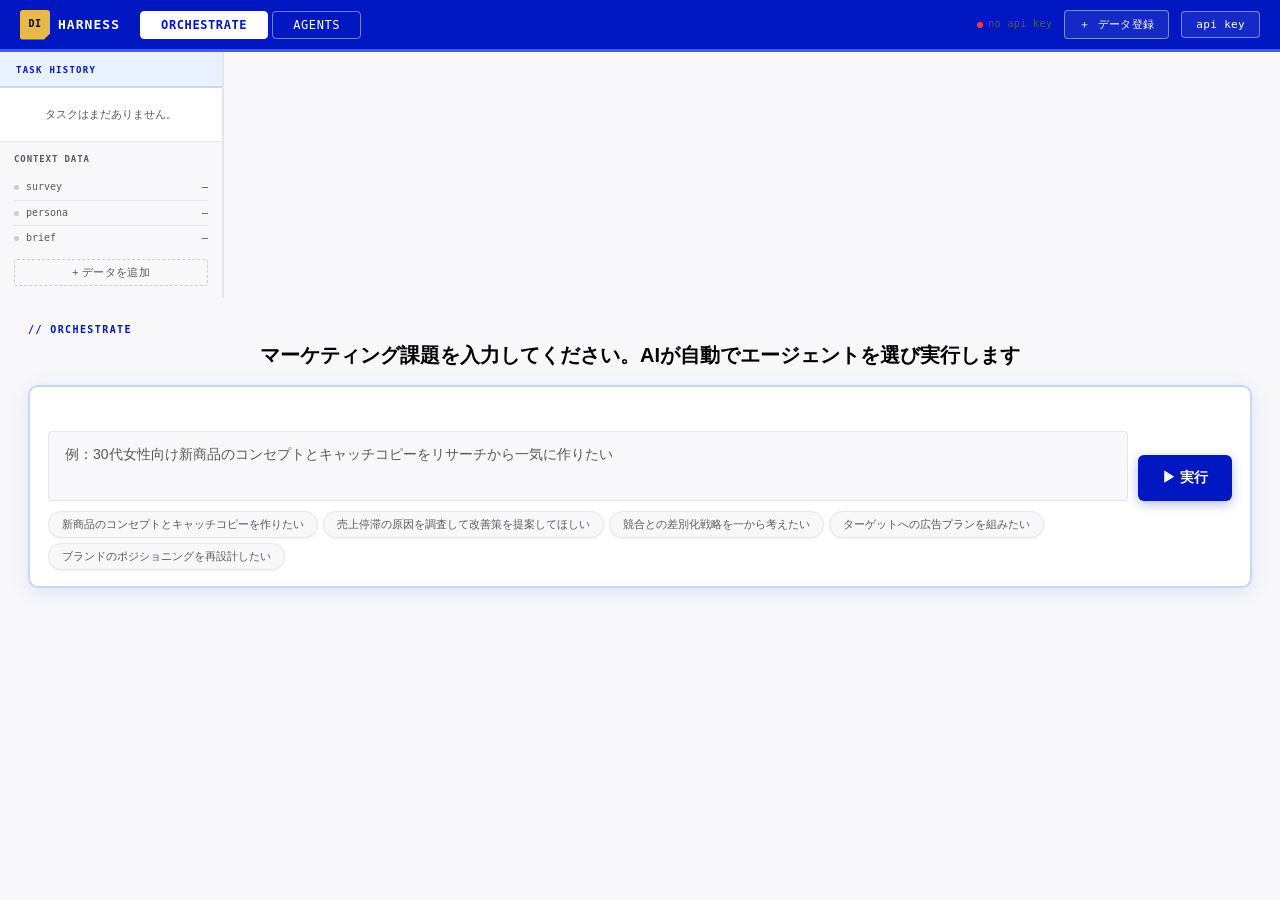
<file: di-marketing-ai.html>
<style>
/* file:// フォールバック */
:root{
  --sans: 'Noto Sans JP','Hiragino Kaku Gothic ProN','Yu Gothic UI','Meiryo',sans-serif;
  --mono: 'IBM Plex Mono','Consolas','Courier New',monospace;
}

/* HARNESS LIFECYCLE HOOKS */
#hook-panel{flex-shrink:0;border-top:1px solid var(--border);background:var(--surface);overflow:hidden;transition:max-height .25s ease;}
#hook-panel.open{max-height:300px;overflow-y:auto;}
#hook-panel.closed{max-height:0;}
.hook-bar{display:flex;align-items:center;gap:8px;padding:7px 18px;cursor:pointer;border-bottom:1px solid var(--border);background:var(--bg);}
.hook-bar:hover{background:var(--panel);}
.hook-label{font-size:11px;font-weight:600;color:var(--muted);letter-spacing:.05em;text-transform:uppercase;font-family:var(--mono);}
.hook-score{font-size:12px;font-weight:700;padding:2px 10px;border-radius:100px;}
.hook-score.good{background:var(--green-dim);color:var(--green2);}
.hook-score.warn{background:var(--amber-dim);color:var(--amber);}
.hook-score.bad{background:rgba(192,85,74,.12);color:var(--red);}
.hook-badge{font-size:10px;padding:2px 8px;border-radius:100px;background:var(--blue-dim);color:var(--blue);font-family:var(--mono);}
.hook-content{padding:10px 18px 12px;}
.hook-item{display:flex;align-items:flex-start;gap:8px;padding:5px 0;border-bottom:0.5px solid var(--border);}
.hook-item:last-child{border-bottom:none;}
.hook-icon{font-size:13px;flex-shrink:0;width:18px;text-align:center;}
.hook-text{font-size:12px;color:var(--text);line-height:1.55;flex:1;}
.hook-text strong{color:var(--text);font-weight:600;}
.hook-suggest{font-size:11px;color:var(--blue2);margin-top:2px;cursor:pointer;display:inline-block;}
.hook-suggest:hover{text-decoration:underline;}
.hook-spin{width:12px;height:12px;border:2px solid var(--dim);border-top-color:var(--blue);border-radius:50%;animation:spin .7s linear infinite;flex-shrink:0;}
@keyframes spin{to{transform:rotate(360deg);}}


/* HARNESS CHECKLIST (終了条件の外部化) */
#checklist-panel{flex-shrink:0;border-top:1px solid var(--border);background:var(--bg);overflow:hidden;transition:max-height .2s ease;}
#checklist-panel.open{max-height:280px;}
#checklist-panel.closed{max-height:0;}
.cl-bar{display:flex;align-items:center;gap:8px;padding:7px 18px;cursor:pointer;background:#fff;border-bottom:0.5px solid var(--border);}
.cl-bar:hover{background:var(--panel);}
.cl-label{font-size:11px;font-weight:600;color:var(--muted);letter-spacing:.05em;text-transform:uppercase;font-family:var(--mono);}
.cl-progress{font-size:11px;font-weight:600;padding:2px 9px;border-radius:100px;background:var(--green-dim);color:var(--green);}
.cl-content{padding:8px 18px 10px;overflow-y:auto;max-height:220px;}
.cl-item{display:flex;align-items:flex-start;gap:9px;padding:6px 0;border-bottom:0.5px solid var(--border);}
.cl-item:last-child{border-bottom:none;}
.cl-cb{width:15px;height:15px;border:1px solid var(--border2);border-radius:2px;cursor:pointer;flex-shrink:0;margin-top:1px;appearance:none;-webkit-appearance:none;background:var(--bg);transition:all .12s;}
.cl-cb:checked{background:var(--blue);border-color:var(--blue);background-image:url("data:image/svg+xml,%3Csvg viewBox='0 0 10 8' xmlns='http://www.w3.org/2000/svg'%3E%3Cpath d='M1 4l3 3 5-6' stroke='white' stroke-width='1.5' fill='none' stroke-linecap='round'/%3E%3C/svg%3E");background-size:10px;}
.cl-text{font-size:12px;color:var(--text);line-height:1.5;flex:1;}
.cl-text.done{color:var(--muted);text-decoration:line-through;}


/* Distinctive Visual Details */



/* ao-num ゴールドスタイル */


/* plan-step アクセント */


/* final output header */


/* history items */


.hist-item.active{background:var(--blue-xlt);border-left-color:var(--blue);}



/* ctx panel */





/* タスクゴール - serif */


/* hdr-btn */



/* APIステータスドット */



/* exec-empty (orch) */


/* export button */

.export-btn:hover{border-color:var(--blue);color:var(--blue);}

/* plan step icon */
.plan-step-icon{font-size:14px;}
.plan-step-name{font-size:12px;font-weight:500;color:var(--text);}
.plan-step-desc{font-size:11px;color:var(--muted);}

/* starter buttons */
.starter-btn{font-size:11px;padding:5px 9px;background:var(--bg);border:1px solid var(--border);color:var(--muted);text-align:left;cursor:pointer;font-family:var(--sans);transition:all .12s;line-height:1.4;border-radius:3px;}


/* ファネルウィザードタイトル */
#funnel-wizard h2, #funnel-wizard .funnel-title{font-family:var(--serif)!important;}

/* 保存済みチップ */



/* スクロールバー（ダーク） */
::-webkit-scrollbar{width:4px;height:4px;}
::-webkit-scrollbar-track{background:transparent;}
::-webkit-scrollbar-thumb{background:#CCCCCC;border-radius:2px;}
::-webkit-scrollbar-thumb:hover{background:var(--muted);}

/* input placeholder */
::placeholder{color:#AAAAAA;}
input, textarea, select{background:var(--bg);color:var(--text);border-color:var(--border2);}
input:focus, textarea:focus{border-color:var(--gold)!important;outline:none;}

/* ファネルセクション label */



/* BATON — Priority C Context Chain */
.ao-baton{padding:6px 14px 8px;font-size:11px;color:var(--blue2);font-family:var(--mono);background:var(--blue-xlt);border-top:1px solid var(--blue-lt);letter-spacing:.02em;}
#baton-indicator{display:none;align-items:center;gap:8px;padding:8px 16px;background:var(--panel);border:1px solid var(--blue-lt);font-size:11px;color:var(--blue);font-family:var(--mono);margin:6px 16px;border-radius:4px;}


/* HEADER — consolidated */

@media(max-width:768px){#hdr{padding:0 10px;gap:6px;}}

/* HEADER CONTROLS — unified, all white */
.mode-tabs{display:flex;gap:4px;margin-left:8px;}
.mode-tab{padding:6px 20px;background:rgba(255,255,255,.0);border:1.5px solid rgba(255,255,255,.45);color:#FFFFFF;font-size:12px;font-family:var(--mono);cursor:pointer;transition:all .15s;border-radius:4px;font-weight:500;letter-spacing:.05em;}
.mode-tab.active{background:#FFFFFF;border-color:#FFFFFF;color:var(--blue);font-weight:700;}
.mode-tab:hover:not(.active){background:rgba(255,255,255,.15);border-color:rgba(255,255,255,.7);color:#FFFFFF;}
.hdr-btn{padding:6px 14px;background:rgba(255,255,255,.08);border:1.5px solid rgba(255,255,255,.45);color:#FFFFFF;font-size:11px;font-family:var(--mono);cursor:pointer;transition:all .15s;border-radius:4px;font-weight:500;letter-spacing:.03em;}
.hdr-btn:hover{background:rgba(255,255,255,.20);border-color:rgba(255,255,255,.75);color:#FFFFFF;}

/* ══ RESTORED CORE LAYOUT CSS ══════════════════════════════ */

/* Header */
#hdr{height:52px;background:var(--blue);border-bottom:3px solid var(--blue2);display:flex;align-items:center;padding:0 20px;gap:12px;flex-shrink:0;}
.hdr-brand{display:flex;align-items:center;gap:8px;}
.hdr-mark{width:28px;height:28px;background:#FFFFFF;display:flex;align-items:center;justify-content:center;font-size:10px;font-weight:700;color:var(--blue);font-family:var(--mono);letter-spacing:.02em;border-radius:3px;}
.hdr-name{font-family:var(--mono);font-size:13px;color:#FFFFFF;font-weight:700;letter-spacing:.08em;}
.hdr-space{flex:1;}
.hdr-status{display:flex;align-items:center;gap:5px;font-family:var(--mono);font-size:10px;color:rgba(255,255,255,.85);}
.status-dot{width:6px;height:6px;border-radius:50%;}
.status-dot.ok{background:#9BD4B5;box-shadow:0 0 4px rgba(155,212,181,.8);}
.status-dot.err{background:var(--red);}
.menu-btn{background:transparent;border:none;cursor:pointer;padding:4px 6px;color:rgba(255,255,255,.8);font-size:16px;}

/* Layout */
#app{display:flex;flex-direction:column;height:100vh;}
#body{display:flex;flex:1;min-height:0;overflow:hidden;}
#left{width:224px;flex-shrink:0;background:#FFFFFF;border-right:2px solid var(--neutral);display:flex;flex-direction:column;overflow:hidden;}
#main{flex:1;min-width:0;display:flex;flex-direction:column;overflow:hidden;}

/* Left nav */
.lp-section{padding:11px 16px 8px;font-family:var(--mono);font-size:9px;font-weight:600;letter-spacing:.14em;color:var(--blue);text-transform:uppercase;border-bottom:2px solid var(--blue-lt);background:var(--blue-xlt);}
.ln-cat-wrap{border-bottom:1px solid var(--border);}
.ln-cat{display:flex;align-items:center;justify-content:space-between;padding:8px 16px;cursor:pointer;background:transparent;border:none;width:100%;text-align:left;font-family:var(--sans);}
.ln-cat-label{font-size:11px;font-weight:600;color:var(--muted);letter-spacing:.03em;}
.ln-cat-arrow{font-size:10px;color:var(--dim);}
.ln-sub{display:none;background:var(--blue-xlt);border-left:2px solid var(--blue-lt);}
.ln-item{display:flex;align-items:center;gap:8px;padding:8px 16px;cursor:pointer;border-left:2px solid transparent;transition:all .12s;font-size:12px;color:var(--muted);background:transparent;border-top:none;border-right:none;border-bottom:none;font-family:inherit;text-align:left;width:100%;}
.ln-item:hover{background:var(--blue-xlt);border-left-color:var(--blue-lt);color:var(--blue);}
.ln-item.active{background:var(--blue-dim);border-left-color:var(--blue);color:var(--blue);font-weight:500;}
.ln-icon{font-size:13px;flex-shrink:0;width:18px;text-align:center;}

/* Task history */
.hist-empty{padding:16px;font-size:12px;color:var(--dim);text-align:center;}
.hist-item{padding:8px 14px;cursor:pointer;border-left:2px solid transparent;transition:all .12s;}
.hist-item:hover{background:var(--blue-xlt);border-left-color:var(--blue2);}
.hist-item.active{background:var(--blue-dim);border-left-color:var(--blue);}
.hist-title{font-size:11px;color:var(--text);margin-bottom:2px;white-space:nowrap;overflow:hidden;text-overflow:ellipsis;}
.hist-meta{font-family:var(--mono);font-size:9px;color:var(--muted);}

/* Context panel */
.ctx-panel{padding:12px 14px;border-top:1px solid var(--border);background:var(--bg);}
.ctx-label{font-family:var(--mono);font-size:9px;font-weight:600;color:var(--muted);letter-spacing:.1em;text-transform:uppercase;margin-bottom:8px;}
.ctx-row{display:flex;align-items:center;gap:6px;padding:3px 0;font-size:11px;}
.ctx-key{color:var(--muted);font-family:var(--mono);min-width:44px;}
.ctx-val{font-size:10px;color:var(--blue2);font-family:var(--mono);}
.ctx-dot{width:6px;height:6px;border-radius:50%;background:var(--dim);flex-shrink:0;}
.ctx-dot.set{background:var(--blue2);}
.ctx-add-btn{width:100%;margin-top:8px;padding:6px;background:transparent;border:1px dashed var(--border2);color:var(--muted);font-size:11px;font-family:var(--mono);cursor:pointer;transition:all .15s;border-radius:3px;letter-spacing:.03em;}
.ctx-add-btn:hover{border-color:var(--blue2);color:var(--blue);}

/* Views */
#view-target{display:flex;flex-direction:column;flex:1;overflow:hidden;}
#view-agents{display:none;flex:1;flex-direction:column;overflow:hidden;}
#view-chat{display:none;flex:1;flex-direction:column;overflow:hidden;}


/* Agent cards */
.agents-hero{padding:16px 20px 12px;}
.agents-hero h1{font-size:18px;font-weight:700;margin:0 0 4px;}
.agents-hero p{font-size:13px;color:var(--muted);margin:0;}
.cat-section{padding:0 16px 14px;}
.cat-title{font-size:10px;font-weight:400;color:var(--muted);font-family:var(--mono);letter-spacing:.14em;text-transform:uppercase;margin-bottom:10px;}
.cards-grid{display:grid;grid-template-columns:repeat(auto-fill,minmax(175px,1fr));gap:10px;}
.acard{background:#FFFFFF;border:1px solid var(--border);cursor:pointer;transition:all .18s;padding:14px;border-radius:4px;}
.acard:hover{border-color:var(--blue2);background:#FFFFFF;box-shadow:var(--shadow-md);transform:translateY(-1px);}
.acard-icon{font-size:22px;margin-bottom:8px;}
.acard-name{font-size:13px;font-weight:500;color:var(--text);letter-spacing:.01em;margin-bottom:4px;}
.acard-desc{font-size:11px;color:var(--muted);line-height:1.45;}

/* Orchestrate */
#input-zone{border-bottom:2px solid var(--border);background:#FFFFFF;padding:16px 22px 14px;flex-shrink:0;}
.iz-label{font-family:var(--mono);font-size:9px;letter-spacing:.10em;color:var(--muted);text-transform:uppercase;margin-bottom:8px;display:flex;align-items:center;gap:10px;}
.iz-row{display:flex;gap:8px;align-items:flex-end;}
.iz-hints{display:flex;gap:5px;flex-wrap:wrap;margin-top:8px;}
#task-input{flex:1;background:var(--bg);border:1.5px solid var(--border);color:var(--text);font-size:14px;font-family:var(--sans);padding:11px 16px;resize:none;outline:none;min-height:48px;max-height:120px;line-height:1.65;transition:all .15s;border-radius:4px;}
#task-input:focus{border-color:var(--blue2);box-shadow:0 0 0 3px var(--blue-dim);}
#run-btn{padding:11px 24px;background:var(--blue);color:#FFFFFF;border:none;font-size:13px;font-family:var(--sans);font-weight:700;cursor:pointer;transition:all .15s;white-space:nowrap;flex-shrink:0;border-radius:4px;box-shadow:var(--shadow-md);min-width:80px;}
#run-btn:hover{background:var(--blue2);box-shadow:0 4px 16px rgba(52,96,251,.35);transform:translateY(-1px);}
#run-btn:disabled{background:var(--dim);cursor:not-allowed;box-shadow:none;transform:none;}
#exec-area{flex:1;overflow-y:auto;padding:0;background:var(--bg);display:flex;flex-direction:column;min-height:0;}

.exec-empty-icon{font-size:36px;font-family:var(--mono);color:var(--blue3);opacity:.5;}
.exec-empty-text{font-size:13px;color:var(--muted);text-align:center;line-height:1.6;}
.hint-chip{font-size:11px;padding:5px 13px;background:#FFFFFF;border:1px solid var(--border);color:var(--muted);cursor:pointer;font-family:var(--sans);transition:all .15s;border-radius:100px;box-shadow:var(--shadow-sm);}
.hint-chip:hover{border-color:var(--blue2);color:var(--blue);background:var(--blue-xlt);}

/* Task display */
.task-goal{font-size:16px;font-weight:700;color:var(--text);margin-bottom:6px;line-height:1.4;}
.task-status{display:inline-flex;align-items:center;gap:6px;font-size:11px;font-family:var(--mono);padding:3px 9px;border-radius:100px;border:1px solid;margin-bottom:12px;}
.ts-planning{background:var(--amber-dim);color:var(--amber);border-color:rgba(172,62,0,.2);}
.ts-running{background:var(--blue-dim);color:var(--blue);border-color:var(--blue-lt);}
.ts-done{background:var(--green-dim);color:var(--green2);border-color:rgba(37,157,99,.2);}
.ts-error{background:var(--red-dim);color:var(--red);border-color:rgba(254,57,57,.2);}

/* Agent outputs */
.agent-output{margin-bottom:8px;border:1px solid var(--border);border-radius:4px;overflow:hidden;box-shadow:var(--shadow-sm);}
.ao-header{display:flex;align-items:center;gap:8px;padding:8px 14px;background:var(--panel);border-bottom:1px solid var(--border);}
.ao-num{font-family:var(--mono);font-size:11px;color:var(--blue);font-weight:600;letter-spacing:.04em;min-width:28px;}
.ao-icon{font-size:14px;}
.ao-name{font-size:12px;font-weight:600;color:var(--text);flex:1;}
.ao-status{font-size:10px;font-family:var(--mono);padding:2px 8px;border-radius:100px;}
.ao-status.running{background:var(--blue-dim);color:var(--blue);display:flex;align-items:center;gap:4px;}
.ao-status.done{background:var(--green-dim);color:var(--green2);}
.ao-body{padding:14px 16px;font-size:13px;line-height:1.8;color:var(--text);word-break:break-word;background:#FFFFFF;}
.ao-baton{padding:6px 14px 8px;font-size:11px;color:var(--blue2);font-family:var(--mono);background:var(--blue-xlt);border-top:1px solid var(--blue-lt);letter-spacing:.02em;}

/* Plan block */
.plan-block{background:#FFFFFF;border:1px solid var(--border);padding:12px 14px;margin-bottom:10px;border-radius:4px;border-left:3px solid var(--blue);}
.plan-step{display:flex;align-items:center;gap:10px;padding:6px 0;border-bottom:0.5px solid var(--border);}
.plan-step:last-child{border-bottom:none;}
.plan-step-num{font-family:var(--mono);font-size:10px;color:var(--muted);min-width:20px;}
.plan-step-icon{font-size:14px;}
.plan-step-name{font-size:12px;font-weight:500;color:var(--text);}
.plan-step-desc{font-size:11px;color:var(--muted);}

/* Final output */
.final-output{margin-top:12px;border:1px solid var(--blue-lt);background:var(--blue-xlt);border-radius:4px;overflow:hidden;}
.fo-header{background:var(--blue);color:#FFFFFF;padding:8px 14px;font-family:var(--mono);font-size:10px;font-weight:600;letter-spacing:.1em;text-transform:uppercase;}
.fo-body{padding:16px;font-size:13px;line-height:1.85;color:var(--text);white-space:pre-wrap;word-break:break-word;}

/* Misc */
.export-btn{font-size:11px;padding:4px 12px;background:transparent;border:1px solid var(--border2);color:var(--muted);cursor:pointer;font-family:var(--mono);border-radius:3px;margin-left:auto;}
.export-btn:hover{border-color:var(--blue2);color:var(--blue);}
.starter-btn{font-size:12px;padding:7px 12px;background:#FFFFFF;border:1px solid var(--border);color:var(--muted);text-align:left;cursor:pointer;font-family:var(--sans);transition:all .12s;line-height:1.4;border-radius:4px;box-shadow:var(--shadow-sm);}
.starter-btn:hover{border-color:var(--blue2);color:var(--blue);background:var(--blue-xlt);}
.fsaved-chip{font-size:11px;padding:4px 11px;background:#FFFFFF;border:1px solid var(--border);color:var(--muted);cursor:pointer;border-radius:100px;font-family:var(--mono);transition:all .12s;box-shadow:var(--shadow-sm);}
.fsaved-chip:hover{border-color:var(--blue2);color:var(--blue);}
.fsnum{width:24px;height:24px;border-radius:50%;display:flex;align-items:center;justify-content:center;font-size:10px;font-weight:500;font-family:var(--mono);}
.fo-header{background:var(--blue2);color:#FFFFFF;padding:8px 14px;font-family:var(--mono);font-size:10px;font-weight:600;letter-spacing:.1em;text-transform:uppercase;}


/* Markdown rendering in ao-body / fo-body */
.ao-body h1,.ao-body h2,.ao-body h3,.fo-body h1,.fo-body h2,.fo-body h3{font-weight:700;margin:12px 0 6px;line-height:1.3;}
.ao-body h1,.fo-body h1{font-size:17px;color:var(--blue);border-bottom:2px solid var(--blue-lt);padding-bottom:4px;}
.ao-body h2,.fo-body h2{font-size:15px;color:var(--text);}
.ao-body h3,.fo-body h3{font-size:13px;color:var(--text);}
.ao-body p,.fo-body p{margin:6px 0;line-height:1.75;}
.ao-body ul,.ao-body ol,.fo-body ul,.fo-body ol{margin:6px 0 6px 20px;padding:0;}
.ao-body li,.fo-body li{margin:3px 0;line-height:1.65;}
.ao-body strong,.fo-body strong{font-weight:700;color:var(--text);}
.ao-body em,.fo-body em{font-style:italic;}
.ao-body code,.fo-body code{font-family:var(--mono);background:var(--panel);padding:1px 5px;border-radius:3px;font-size:11px;color:var(--blue);}
.ao-body pre,.fo-body pre{background:var(--panel);border:1px solid var(--border);padding:10px 12px;border-radius:4px;overflow-x:auto;margin:8px 0;}
.ao-body hr,.fo-body hr{border:none;border-top:1px solid var(--border);margin:12px 0;}
.ao-body blockquote,.fo-body blockquote{border-left:3px solid var(--blue-lt);padding:4px 12px;color:var(--muted);margin:8px 0;}
.ao-body table,.fo-body table{border-collapse:collapse;width:100%;margin:8px 0;font-size:12px;}
.ao-body th,.fo-body th{background:var(--panel);border:1px solid var(--border);padding:6px 10px;text-align:left;font-weight:600;}
.ao-body td,.fo-body td{border:1px solid var(--border);padding:5px 10px;}

.no-task-msg{display:none;}

/* Compact layout - remove dead space */
#view-target > div:last-child { min-height: 0; }


/* funnel grid: ウィザード列の高さを内容に合わせる */
#funnel-grid { align-items: start; }

/* ファネルウィザードのステップ間隔を詰める */
.fstep-wrap { padding: 10px 0 !important; }

/* exec-content が空のとき最小高を設定しない */
#exec-content:not(:empty){padding:14px 20px;}

#baton-indicator { margin: 4px 16px; }

/* 左ナビ: task historyが空のとき最小高を設定しない */
#history-list:not(:empty) { overflow-y: auto; }
#history-list { max-height: 40vh; overflow-y: auto; }


/* orch starter chip (center area) */
.starter-chip{font-size:12px;padding:8px 16px;background:#FFFFFF;border:1.5px solid var(--border);color:var(--text);cursor:pointer;font-family:var(--sans);transition:all .15s;border-radius:100px;box-shadow:var(--shadow-sm);text-align:left;}
.starter-chip:hover{border-color:var(--blue2);color:var(--blue);background:var(--blue-xlt);box-shadow:var(--shadow-md);}

/* exec-empty compact */
.exec-empty{display:flex;flex-direction:column;align-items:center;justify-content:center;min-height:300px;padding:40px 24px;gap:10px;color:var(--dim);}


/* exec-empty: orch空白エリアを埋める */
.exec-empty{flex:1;display:flex;flex-direction:column;align-items:center;justify-content:center;padding:40px 24px;min-height:0;}
#orch-empty{background:var(--bg);}


/* ══ ORCH LANDING (左ナビ隣・上部固定) ══════════════════ */
#orch-landing{flex:1;display:flex;flex-direction:column;justify-content:flex-start;align-items:stretch;background:var(--bg);padding:24px 28px;overflow-y:auto;}
.orch-landing-inner{width:100%;}
.orch-landing-title{font-family:var(--mono);font-size:10px;font-weight:600;color:var(--blue);letter-spacing:.14em;text-transform:uppercase;margin:0 0 4px;}
.orch-landing-sub{font-size:13px;color:var(--muted);margin:0 0 16px;line-height:1.55;}
.orch-landing-input-wrap{background:#FFFFFF;border:1.5px solid var(--blue-lt);border-radius:8px;padding:16px 18px;box-shadow:0 2px 12px rgba(0,23,193,.07);}
.orch-landing-row{display:flex;gap:10px;align-items:flex-end;}
.orch-landing-row textarea{flex:1;background:var(--bg);border:1.5px solid var(--border);color:var(--text);font-size:14px;font-family:var(--sans);padding:11px 14px;resize:none;outline:none;min-height:56px;max-height:120px;line-height:1.65;border-radius:6px;transition:all .15s;}
.orch-landing-row textarea:focus{border-color:var(--blue2);box-shadow:0 0 0 3px var(--blue-dim);}
.orch-landing-row #run-btn{padding:13px 24px;background:var(--blue);color:#FFF;border:none;font-size:14px;font-family:var(--sans);font-weight:700;cursor:pointer;border-radius:6px;white-space:nowrap;flex-shrink:0;box-shadow:0 2px 10px rgba(0,23,193,.3);transition:all .15s;}
.orch-landing-row #run-btn:hover{background:var(--blue2);box-shadow:0 4px 14px rgba(52,96,251,.4);transform:translateY(-1px);}
.orch-landing-row #run-btn:disabled{background:var(--dim);cursor:not-allowed;box-shadow:none;transform:none;}

/* 実行後レイアウト */
#exec-area{flex:1;overflow-y:auto;padding:14px 20px;background:var(--bg);min-height:0;}
#input-zone{border-top:1px solid var(--border);background:var(--blue);padding:10px 16px;flex-shrink:0;}


/* orch-landing 再設計 */
.orch-landing-sub{font-size:20px;font-weight:700;color:var(--text);margin:0 0 16px;line-height:1.35;text-align:center;}
.orch-hint-label{font-size:11px;font-family:var(--mono);color:var(--muted);letter-spacing:.07em;text-align:center;margin:0 0 10px;}
.orch-landing-input-wrap{background:#FFFFFF;border:2px solid var(--blue-lt);border-radius:10px;padding:16px 18px;box-shadow:0 4px 20px rgba(0,23,193,.10);}
.orch-landing-row{display:flex;gap:10px;align-items:flex-end;}
.orch-landing-row textarea{flex:1;background:var(--bg);border:1.5px solid var(--border);color:var(--text);font-size:14px;font-family:var(--sans);padding:11px 14px;resize:none;outline:none;min-height:54px;max-height:120px;line-height:1.65;border-radius:6px;transition:all .15s;}
.orch-landing-row textarea:focus{border-color:var(--blue2);box-shadow:0 0 0 3px var(--blue-dim);}
.orch-landing-row #run-btn{padding:14px 24px;background:var(--blue);color:#FFF;border:none;font-size:14px;font-family:var(--sans);font-weight:700;cursor:pointer;border-radius:6px;white-space:nowrap;flex-shrink:0;box-shadow:0 3px 12px rgba(0,23,193,.30);transition:all .15s;min-width:90px;}
.orch-landing-row #run-btn:hover{background:var(--blue2);transform:translateY(-1px);}
.orch-landing-row #run-btn:disabled{background:var(--dim);cursor:not-allowed;box-shadow:none;transform:none;}
#orch-landing .hint-chip{background:#F8F8FB;border-color:var(--border);color:var(--muted);}
#orch-landing .hint-chip:hover{border-color:var(--blue2);color:var(--blue);background:var(--blue-xlt);}


/* 2カラムレイアウト強化 */
#orch-landing > .orch-landing-inner { margin-top: 0; }
#view-target { background: var(--bg); }
#funnel-panel { background: #FFFFFF; border: 1px solid var(--border); border-radius: 6px; padding: 12px; }
#funnel-wizard { min-width: 0; }

/* view-orch: 上から順に配置 */
#view-orch { justify-content: flex-start; }

/* orch-landing title compact */
.orch-landing-title { margin-top: 0; }

</style>
<style>
*,*::before,*::after{box-sizing:border-box;margin:0;padding:0;}
:root{
  /* デジタル庁 Blue ダッシュボードデザインシステム 2026 */
  --bg:#F8F8FB;--surface:#FFFFFF;--panel:#EEF3FE;
  --border:#E6E6E6;--border2:#C5D7FB;
  --text:#000000;--muted:#595959;--dim:#CCCCCC;
  --gold:#E8B84B;--shadow-gold:0 2px 10px rgba(232,184,75,.35);
  --blue:#0017C1;--blue2:#3460FB;--blue3:#7096F8;
  --blue-lt:#C5D7FB;--blue-xlt:#E8F1FE;
  --blue-dim:rgba(0,23,193,.07);--blue-mid:rgba(52,96,251,.14);
  --green:#115A36;--green2:#259D63;
  --green-dim:rgba(37,157,99,.08);--green-lt:rgba(37,157,99,.16);
  --amber:#AC3E00;--amber-dim:rgba(172,62,0,.08);
  --red:#FE3939;--red-dim:rgba(254,57,57,.08);
  --neutral:#E6E6E6;--neutral2:#F0F0F5;
  --teal:#006F83;--teal-lt:#2BC8E4;--teal-xlt:#E9F7F9;
  --shadow-sm:0 1px 3px rgba(0,0,19,.06);
  --shadow-md:0 4px 14px rgba(0,23,193,.10),0 2px 4px rgba(0,0,0,.04);
  --serif:'DM Serif Display',Georgia,serif;
  --mono:'IBM Plex Mono',monospace;--sans:'Noto Sans JP',sans-serif;--r:4px;
}
html,body{height:100%;background:var(--bg);color:var(--text);font-family:var(--sans);font-size:14px;line-height:1.65;overflow:hidden;-webkit-font-smoothing:antialiased;}

/* HEADER */

.hdr-brand{display:flex;align-items:center;gap:8px;}
.hdr-mark{width:30px;height:30px;background:var(--gold);display:flex;align-items:center;justify-content:center;font-size:10px;font-weight:700;color:#0A0A0E;font-family:var(--mono);letter-spacing:.04em;clip-path:polygon(0 0,100% 0,100% 80%,80% 100%,0 100%);}





.hdr-space{flex:1;}
.status-dot{width:6px;height:6px;border-radius:50%;}
.status-dot.ok{background:var(--green);box-shadow:0 0 5px var(--green);}
.status-dot.err{background:var(--red);}
.hdr-status{display:flex;align-items:center;gap:5px;font-family:var(--mono);font-size:10px;color:rgba(255,255,255,.85);}



/* LAYOUT */
#app{display:flex;height:calc(100vh - 52px);}

/* LEFT PANEL */

.lp-section{padding:11px 16px 8px;font-family:var(--mono);font-size:9px;font-weight:600;letter-spacing:.14em;color:var(--blue);text-transform:uppercase;border-bottom:2px solid var(--blue-lt);background:var(--blue-xlt);}
.ln-item{display:flex;align-items:center;gap:8px;padding:8px 16px;cursor:pointer;border-left:2px solid transparent;transition:all .12s;font-size:12px;color:var(--muted);background:transparent;border-top:none;border-right:none;border-bottom:none;font-family:inherit;text-align:left;width:100%;}
.ln-item:hover{background:var(--blue-xlt);border-left-color:var(--blue-lt);color:var(--blue);}
.ln-item.active{background:var(--blue-dim);border-left-color:var(--blue);color:var(--blue);font-weight:500;}
.ln-icon{font-size:14px;width:18px;text-align:center;flex-shrink:0;}
.ln-sub{display:none;background:var(--blue-xlt);border-left:2px solid var(--blue-lt);}
.ln-sub.open{display:block;}
.ln-sub-item{padding:7px 14px 7px 36px !important;font-size:12px !important;}
.ln-arrow{margin-left:auto;font-size:13px;color:var(--dim);transition:transform .2s;display:inline-block;flex-shrink:0;}
.ln-arrow.open{transform:rotate(90deg);}
.ln-cat-wrap{display:flex;flex-direction:column;}
#history-list{flex:1;overflow-y:auto;padding:4px 0;}
.hist-item{padding:8px 14px;cursor:pointer;border-left:2px solid transparent;transition:all .12s;}
.hist-item:hover{background:var(--bg);border-left-color:var(--dim);}

.hist-title{font-size:11px;color:var(--text);margin-bottom:2px;white-space:nowrap;overflow:hidden;text-overflow:ellipsis;}
.hist-meta{font-family:var(--mono);font-size:9px;color:var(--muted);}
.hist-empty{padding:14px;font-size:11px;color:var(--muted);line-height:1.6;}
.ctx-panel{border-top:1px solid var(--border);padding:10px 14px 12px;flex-shrink:0;}
.ctx-label{font-family:var(--mono);font-size:9px;letter-spacing:.1em;color:var(--muted);text-transform:uppercase;margin-bottom:8px;}
.ctx-row{display:flex;align-items:center;gap:7px;padding:4px 0;border-bottom:1px solid var(--border);}
.ctx-row:last-of-type{border-bottom:none;}
.ctx-dot{width:5px;height:5px;border-radius:50%;background:var(--dim);flex-shrink:0;}
.ctx-dot.set{background:var(--green);}
.ctx-key{font-family:var(--mono);font-size:10px;color:var(--muted);flex:1;}
.ctx-val{font-size:10px;color:var(--green);font-family:var(--mono);}
.ctx-add-btn{width:100%;margin-top:8px;padding:5px;background:transparent;border:1px dashed var(--dim);color:var(--muted);font-size:11px;font-family:var(--sans);cursor:pointer;transition:all .15s;}
.ctx-add-btn:hover{border-color:var(--blue);color:var(--blue);}

/* MAIN */
#main{flex:1;min-width:0;display:flex;flex-direction:column;overflow:hidden;}

/* AGENTS VIEW */

.agents-hero{margin-bottom:24px;}
.agents-hero h1{font-size:18px;font-weight:700;color:var(--text);margin-bottom:4px;}
.agents-hero p{font-size:12px;color:var(--muted);}
.cat-section{margin-bottom:28px;}
.cat-header{display:flex;align-items:center;gap:10px;margin-bottom:12px;padding-bottom:8px;border-bottom:1px solid var(--border);}
.cat-bar{width:3px;height:16px;border-radius:2px;}
.cat-title{font-size:10px;font-weight:400;color:var(--muted);font-family:var(--mono);letter-spacing:.14em;text-transform:uppercase;}
.cat-count{font-family:var(--mono);font-size:9px;color:var(--muted);}

.acard{background:#FFFFFF;border:1px solid var(--border);cursor:pointer;transition:all .18s;padding:14px;border-radius:4px;}
.acard:hover{border-color:var(--blue2);background:#FFFFFF;box-shadow:var(--shadow-md);transform:translateY(-1px);}
.acard-top{display:flex;align-items:center;gap:10px;margin-bottom:8px;}
.acard-icon{width:32px;height:32px;border-radius:2px;display:flex;align-items:center;justify-content:center;font-size:16px;flex-shrink:0;}
.acard-name{font-size:13px;font-weight:500;color:var(--text);letter-spacing:.01em;}
.acard-tag{font-family:var(--mono);font-size:9px;padding:1px 6px;letter-spacing:.04em;}
.acard-desc{font-size:12px;color:var(--muted);line-height:1.65;margin-top:2px;}
.acard-starters{margin-top:10px;display:flex;flex-direction:column;gap:4px;}

.starter-btn:hover{border-color:var(--blue);color:var(--blue);background:var(--blue-xlt);}

/* CHAT VIEW */
#view-chat{flex:1;min-height:0;display:flex;flex-direction:column;}#msgs{flex:1;min-height:0;overflow-y:auto;padding:20px 24px;display:flex;flex-direction:column;justify-content:flex-end;gap:14px;background:var(--bg);}
.chat-hdr{display:flex;align-items:center;gap:12px;padding:12px 20px;border-bottom:1px solid var(--border);background:#FFFFFF;flex-shrink:0;}
.chat-back{padding:5px 12px;background:transparent;border:1px solid var(--border);color:var(--muted);font-size:12px;cursor:pointer;border-radius:4px;transition:all .15s;}
.chat-back:hover{color:var(--blue);border-color:var(--blue2);background:var(--blue-xlt);}
.chat-agent-icon{width:28px;height:28px;border-radius:2px;display:flex;align-items:center;justify-content:center;font-size:14px;flex-shrink:0;}
.chat-agent-name{font-size:14px;font-weight:700;color:var(--text);}
.chat-agent-cat{font-size:11px;color:var(--muted);margin-top:1px;}

.msg-user{display:flex;justify-content:flex-end;}
.msg-ai{display:flex;justify-content:flex-start;}
.msg-bubble{max-width:74%;padding:12px 16px;font-size:14px;line-height:1.7;white-space:pre-wrap;word-break:break-word;}
.msg-user .msg-bubble{background:var(--gold);border:none;color:#08080A;border-radius:2px 12px 12px 12px;box-shadow:var(--shadow-gold);}
.msg-ai .msg-bubble{background:#FFFFFF;border:1px solid var(--border);color:var(--text);border-radius:4px 16px 16px 16px;box-shadow:var(--shadow-sm);}
.msg-thinking{color:var(--muted);font-family:var(--mono);font-size:11px;display:flex;align-items:center;gap:8px;}
.dots span{display:inline-block;width:4px;height:4px;border-radius:50%;background:var(--amber);margin:0 2px;animation:dot .9s infinite;}
.dots span:nth-child(2){animation-delay:.15s;}.dots span:nth-child(3){animation-delay:.3s;}
@keyframes dot{0%,80%,100%{opacity:.2;}40%{opacity:1;}}
.chat-input-area{padding:12px 20px;border-top:1px solid var(--border);background:#FFFFFF;flex-shrink:0;min-height:68px;}
.chat-row{display:flex;gap:8px;}
#ci{flex:1;background:var(--bg);border:1.5px solid var(--border);color:var(--text);font-size:13px;font-family:var(--sans);padding:10px 14px;resize:none;outline:none;min-height:42px;max-height:120px;line-height:1.65;transition:all .15s;border-radius:4px;}
#ci:focus{border-color:var(--blue2);box-shadow:0 0 0 3px var(--blue-dim);}
#ci::placeholder{color:var(--muted);}
#send-btn{padding:10px 22px;background:var(--blue);color:#FFFFFF;border:none;font-size:13px;font-family:var(--sans);font-weight:700;cursor:pointer;transition:all .15s;white-space:nowrap;flex-shrink:0;border-radius:4px;box-shadow:var(--shadow-md);}
#send-btn:hover{background:var(--blue2);box-shadow:0 4px 16px rgba(52,96,251,.35);transform:translateY(-1px);}
#send-btn:disabled{background:var(--dim);color:var(--muted);cursor:not-allowed;box-shadow:none;transform:none;}

/* ORCHESTRATE VIEW */
#view-orch{flex:1;display:flex;flex-direction:column;overflow:hidden;}

.iz-label{font-family:var(--mono);font-size:9px;letter-spacing:.10em;color:rgba(255,255,255,.65);text-transform:uppercase;margin-bottom:8px;}
.iz-row{display:flex;gap:8px;align-items:flex-end;}
#task-input{flex:1;background:var(--bg);border:1.5px solid var(--border);color:var(--text);font-size:14px;font-family:var(--sans);padding:11px 16px;resize:none;outline:none;min-height:48px;max-height:120px;line-height:1.65;transition:all .15s;border-radius:4px;}
#task-input:focus{border-color:var(--blue2);box-shadow:0 0 0 3px var(--blue-dim);}
#task-input::placeholder{color:var(--muted);}
#run-btn{padding:11px 24px;background:var(--blue);color:#FFFFFF;border:none;font-size:13px;font-family:var(--sans);font-weight:700;cursor:pointer;transition:all .15s;white-space:nowrap;flex-shrink:0;border-radius:4px;box-shadow:var(--shadow-md);min-width:80px;}
#run-btn:hover{background:var(--blue2);box-shadow:0 4px 16px rgba(52,96,251,.3);transform:translateY(-1px);}
#run-btn:disabled{background:var(--dim);cursor:not-allowed;}
.iz-hints{display:flex;gap:5px;flex-wrap:wrap;margin-top:8px;}
.hint-chip{font-size:11px;padding:5px 13px;background:#FFFFFF;border:1px solid var(--border);color:var(--muted);cursor:pointer;font-family:var(--sans);transition:all .15s;border-radius:100px;box-shadow:var(--shadow-sm);}
.hint-chip:hover{border-color:var(--blue2);color:var(--blue);background:var(--blue-xlt);}

.exec-empty{display:flex;flex-direction:column;align-items:center;justify-content:center;height:100%;gap:14px;color:var(--muted);}
.exec-empty-icon{font-family:var(--mono);font-size:28px;color:var(--dim);}
.exec-empty-text{font-size:12px;text-align:center;line-height:1.7;max-width:340px;}
.task-header{margin-bottom:14px;}
.task-goal{font-size:16px;font-weight:700;color:var(--text);margin-bottom:6px;line-height:1.4;}
.task-meta{display:flex;align-items:center;gap:10px;flex-wrap:wrap;}
.task-status-badge{display:inline-flex;align-items:center;gap:5px;padding:2px 8px;font-family:var(--mono);font-size:10px;}
.task-status-badge.planning{background:var(--amber-dim);color:var(--amber);border:1px solid rgba(245,166,35,.2);}
.task-status-badge.running{background:var(--blue-dim);color:var(--blue);border:1px solid rgba(74,158,255,.2);}
.task-status-badge.done{background:var(--green-dim);color:var(--green);border:1px solid var(--green-lt);}
.task-status-badge.error{background:rgba(255,77,77,.1);color:var(--red);border:1px solid rgba(255,77,77,.2);}
.plan-block{background:var(--surface);border:1px solid var(--border);padding:12px 16px;margin-bottom:12px;border-radius:8px;box-shadow:var(--shadow-sm);}
.plan-title{font-family:var(--mono);font-size:9px;letter-spacing:.08em;color:var(--muted);text-transform:uppercase;margin-bottom:8px;}
.plan-steps{display:flex;align-items:center;gap:4px;flex-wrap:wrap;}
.plan-step{display:flex;align-items:center;gap:5px;padding:4px 8px;border:1px solid var(--border);background:var(--surface);font-size:11px;}
.plan-step.running{border-color:var(--blue);background:var(--blue-dim);}
.plan-step.done{border-color:var(--green);background:var(--green-dim);}
.plan-arrow{color:var(--dim);font-size:13px;}
.plan-reason{font-size:11px;color:var(--muted);margin-top:6px;line-height:1.55;}
.agent-output{margin-bottom:8px;border:1px solid var(--border);border-radius:4px;overflow:hidden;box-shadow:var(--shadow-sm);}
.ao-header{display:flex;align-items:center;gap:8px;padding:8px 14px;background:var(--panel);border-bottom:1px solid var(--border);}
.ao-num{font-family:var(--mono);font-size:9px;color:var(--muted);}
.ao-icon{font-size:13px;}
.ao-name{font-size:11px;font-weight:700;color:var(--text);}
.ao-status{margin-left:auto;font-family:var(--mono);font-size:10px;}
.ao-status.running{color:var(--amber);}
.ao-status.done{color:var(--green);}
.ao-body{padding:14px 16px;font-size:13px;line-height:1.8;color:var(--text);white-space:pre-wrap;word-break:break-word;background:var(--surface);}
.final-output{margin-top:12px;border:1px solid var(--blue-lt);background:var(--blue-xlt);border-radius:4px;overflow:hidden;}
.fo-header{display:flex;align-items:center;gap:8px;padding:8px 12px;border-bottom:1px solid rgba(0,201,122,.15);}
.fo-label{font-family:var(--mono);font-size:10px;letter-spacing:.08em;color:var(--green);text-transform:uppercase;}
.fo-body{padding:16px;font-size:13px;line-height:1.85;color:var(--text);white-space:pre-wrap;word-break:break-word;}

/* MODALS */
.overlay{position:fixed;inset:0;background:rgba(0,0,0,.4);z-index:400;display:flex;align-items:center;justify-content:center;opacity:0;pointer-events:none;transition:opacity .2s;backdrop-filter:blur(4px);}
.overlay.open{opacity:1;pointer-events:all;}
.modal{background:var(--surface);border:1px solid var(--border2);width:520px;max-width:95vw;max-height:88vh;overflow-y:auto;border-radius:4px;box-shadow:0 20px 60px rgba(0,0,0,.6);}
.modal-head{background:var(--panel);border-bottom:1px solid var(--border2);padding:14px 18px;display:flex;align-items:center;justify-content:space-between;}
.modal-title{font-size:13px;font-weight:400;letter-spacing:.06em;color:var(--text);font-family:var(--mono);text-transform:uppercase;}
.modal-close{background:none;border:none;color:var(--muted);font-size:16px;cursor:pointer;}
.modal-close:hover{color:var(--text);}
.modal-body{padding:16px 18px;}
.m-block{margin-bottom:16px;}
.m-label{font-family:var(--mono);font-size:9px;letter-spacing:.1em;color:var(--muted);text-transform:uppercase;margin-bottom:6px;}
.m-hint{font-size:11px;color:var(--muted);margin-bottom:6px;line-height:1.55;}
.m-ta{width:100%;min-height:72px;background:var(--bg);border:1px solid var(--border2);color:var(--text);font-size:12px;font-family:var(--sans);padding:8px 10px;resize:vertical;outline:none;line-height:1.6;transition:border-color .15s;}
.m-ta:focus{border-color:var(--blue);}
.m-inp{width:100%;background:var(--bg);border:1px solid var(--border2);color:var(--text);font-size:12px;font-family:var(--mono);padding:8px 10px;outline:none;transition:border-color .15s;margin-bottom:12px;}
.m-inp:focus{border-color:var(--blue);}
.m-hint-box{font-size:11px;color:var(--muted);background:var(--bg);border-left:2px solid var(--blue);padding:7px 10px;margin-bottom:12px;line-height:1.55;}
.modal-foot{padding:10px 18px;border-top:1px solid var(--border);display:flex;justify-content:flex-end;gap:8px;}
.btn-p{padding:8px 20px;background:var(--blue);color:#FFFFFF;border:none;font-size:13px;font-family:var(--sans);font-weight:600;cursor:pointer;border-radius:4px;box-shadow:var(--shadow-md);}
.btn-p:hover{background:var(--blue2);}
.btn-s{padding:8px 16px;background:transparent;color:var(--muted);border:1px solid var(--border2);font-size:12px;font-family:var(--mono);cursor:pointer;border-radius:3px;letter-spacing:.04em;}
.btn-s:hover{color:var(--text);}
#manifest-output{padding:14px 16px;font-family:var(--mono);font-size:11px;color:var(--green);line-height:1.7;overflow-y:auto;max-height:calc(80vh - 160px);white-space:pre-wrap;word-break:break-all;}

/* MOBILE */
@media (max-width:768px){
  
  .hdr-name{display:none;}
  
  
  
  #left.open{display:flex;position:fixed;left:0;top:46px;height:calc(100vh - 46px);width:230px;z-index:200;box-shadow:4px 0 20px rgba(0,0,0,.5);}
  #menu-btn{display:flex !important;}
  #view-agents{padding:14px 14px;}
  .cards-grid{grid-template-columns:1fr;}
  #input-zone{padding:10px 12px;}
  #exec-area{padding:12px 12px;}
}
::-webkit-scrollbar{width:4px;}
::-webkit-scrollbar-track{background:transparent;}
::-webkit-scrollbar-thumb{background:var(--dim);}

/* TARGET FUNNEL */
.ftag{font-size:12px;padding:5px 12px;border:1px solid var(--border);background:#FFFFFF;color:var(--muted);cursor:pointer;border-radius:100px;font-family:var(--sans);transition:all .12s;box-shadow:var(--shadow-sm);}
.ftag.on{background:var(--blue);color:#FFFFFF;border-color:var(--blue);box-shadow:var(--shadow-md);}
.frow{display:flex;align-items:stretch;margin-bottom:4px;cursor:pointer;border-radius:4px;overflow:hidden;border:1px solid var(--border);transition:all .15s;background:#FFFFFF;box-shadow:var(--shadow-sm);}
.frow:hover{border-color:var(--border2);}
.frow.on{border-color:var(--blue2);background:var(--blue-xlt);}
.frow-l{display:flex;align-items:center;gap:7px;padding:8px 11px;flex:1;}
.frow-p{font-size:10px;color:var(--muted);padding:8px 10px;border-left:1px solid var(--border);min-width:62px;text-align:right;display:flex;align-items:center;justify-content:flex-end;}
.frow.on .frow-p{color:var(--blue);}
.fchg{padding:10px 13px;border:1px solid var(--border);cursor:pointer;border-radius:4px;transition:all .15s;background:#FFFFFF;box-shadow:var(--shadow-sm);}
.fchg:hover{border-color:var(--border2);}
.fchg.on{background:var(--blue-xlt);border-color:var(--blue2);}.fchg.on p:first-child{color:var(--blue)!important;}
.frbn{font-size:11px;padding:4px 9px;border:0.5px solid var(--border);background:var(--surface);color:var(--muted);cursor:pointer;border-radius:4px;font-family:var(--sans);transition:all .12s;}
.frbn.on{background:var(--blue-dim);color:var(--blue);border-color:var(--blue);}
.ftab-btn{flex:1;padding:7px 6px;font-size:10px;background:transparent;border:none;color:var(--muted);cursor:pointer;font-family:var(--mono);border-bottom:1px solid transparent;transition:all .12s;letter-spacing:.06em;text-transform:uppercase;}
.ftab-btn.on{color:var(--blue);border-bottom-color:var(--blue);font-weight:500;}
.fb2{font-size:9px;padding:2px 6px;border-radius:100px;background:var(--panel);color:var(--muted);border:0.5px solid var(--border);}
.fb1{font-size:9px;padding:2px 6px;border-radius:100px;background:var(--amber-dim);color:var(--amber);}
.fseg{display:flex;align-items:center;padding:4px 0;border-bottom:0.5px solid var(--border);}
.fseg:last-child{border-bottom:none;}
.fins-card{padding:9px 11px;background:var(--panel);border-radius:5px;border:0.5px solid var(--border);margin-bottom:6px;}
.fcomp-card{padding:9px 11px;border-radius:5px;border:0.5px solid var(--border);margin-bottom:6px;}
.fcomp-card.hi{border-color:var(--amber);background:var(--amber-dim);}
.fsaved-chip{display:inline-flex;align-items:center;gap:5px;padding:4px 10px;border-radius:100px;border:0.5px solid var(--border);background:var(--panel);font-size:11px;cursor:pointer;margin:0 4px 4px 0;color:var(--muted);}
.fsaved-chip:hover{border-color:var(--blue);color:var(--blue);}
.fsnum{width:26px;height:26px;border-radius:50%;display:flex;align-items:center;justify-content:center;font-size:11px;font-weight:500;flex-shrink:0;}
.fvl{position:absolute;left:12px;top:26px;bottom:0;width:1px;background:var(--border);}
@media(max-width:768px){#funnel-panel{display:none;}#view-agents > div > div{grid-template-columns:1fr!important;}}

</style>
</head>
<body>

<div id="hdr">
  <div class="hdr-brand">
    <div class="hdr-mark">DI</div>
    <span class="hdr-name">HARNESS</span>
  </div>
  <div class="mode-tabs">
    <button class="mode-tab active" id="tab-orch" onclick="setMode('orch')">ORCHESTRATE</button>
    <button class="mode-tab" id="tab-agents" onclick="setMode('agents')">AGENTS</button>
  </div>
  <div class="hdr-space"></div>
  <div class="hdr-status">
    <span class="status-dot err" id="api-dot"></span>
    <span id="api-txt" style="color:rgba(255,255,255,.80);font-size:10px;font-family:var(--mono);letter-spacing:.04em;">no api key</span>
  </div>
  <button class="hdr-btn" onclick="openModal('ctx-modal')">＋ データ登録</button>
  
  <button class="hdr-btn" onclick="openModal('api-modal')">api key</button>
  <button id="menu-btn" onclick="toggleMenu()" style="display:none;padding:4px 10px;background:transparent;border:1px solid var(--border2);color:var(--muted);font-size:14px;cursor:pointer;">☰</button>
</div>

<div id="fs-toast" style="position:fixed;bottom:24px;left:50%;transform:translateX(-50%) translateY(8px);background:#1A1D23;color:#fff;font-size:13px;padding:10px 22px;border-radius:100px;box-shadow:0 4px 20px rgba(0,0,0,.2);z-index:999;opacity:0;transition:all .3s;pointer-events:none;font-family:var(--sans);"></div>

<div id="app">
  <nav id="left">
    <!-- ORCH mode nav (DEFAULT) -->
    <div id="ln-orch-content" style="display:flex;flex:1;flex-direction:column;overflow:hidden;">
      <div class="lp-section">task history</div>
      <div id="history-list"><div class="hist-empty">タスクはまだありません。</div></div>
      <div class="ctx-panel">
        <div class="ctx-label">context data</div>
        <div class="ctx-row"><span class="ctx-dot" id="cdot-survey"></span><span class="ctx-key">survey</span><span class="ctx-val" id="cval-survey">—</span></div>
        <div class="ctx-row"><span class="ctx-dot" id="cdot-persona"></span><span class="ctx-key">persona</span><span class="ctx-val" id="cval-persona">—</span></div>
        <div class="ctx-row"><span class="ctx-dot" id="cdot-brief"></span><span class="ctx-key">brief</span><span class="ctx-val" id="cval-brief">—</span></div>
        <button class="ctx-add-btn" onclick="openModal('ctx-modal')">+ データを追加</button>
      </div>
    </div>
    <!-- AGENTS mode nav -->
    <div id="ln-agents-content" style="display:none;flex:1;overflow-y:auto;flex-direction:column;">
      <div class="lp-section">カテゴリ</div>
      <div id="nav-agents-list"></div>
    </div>
  </nav>

  <div id="main">
    <!-- VIEW: TARGET SETTING（初期画面） -->
    <div id="view-target" style="display:none;flex-direction:column;flex:1;overflow:hidden;">
      <!-- 保存済みバー -->
      <div id="fsaved-bar" style="display:none;padding:8px 24px;border-bottom:1px solid var(--border);background:var(--panel);flex-shrink:0;">
        <p style="font-size:10px;color:var(--muted);margin:0 0 5px;">保存済みターゲット</p>
        <div id="fsaved-chips" style="display:flex;flex-wrap:wrap;"></div>
      </div>
      <!-- ファネル本体 -->
      <div style="flex:1;overflow-y:auto;min-height:0;background:var(--bg);">
        <div style="display:grid;grid-template-columns:1fr 240px;gap:16px;padding:16px 20px;align-items:start;min-height:0;">
          <div id="funnel-wizard"></div>
          <div id="funnel-panel" style="position:sticky;top:0;max-height:calc(100vh - 110px);overflow-y:auto;"></div>
        </div>
      </div>
    </div>

    <!-- VIEW: AGENTS HOME（エージェント選択） -->
    <div id="view-agents" style="display:none;flex-direction:column;flex:1;overflow:hidden;">
      <!-- ターゲットバッジ -->
      <div id="target-badge" style="display:none;padding:10px 24px;background:var(--surface);border-bottom:1px solid var(--border);flex-shrink:0;align-items:center;gap:10px;">
        <span style="font-size:11px;font-weight:600;color:var(--muted);letter-spacing:.05em;text-transform:uppercase;">ターゲット</span>
        <span id="target-badge-text" style="font-size:13px;color:var(--text);font-weight:500;flex:1;"></span>
        <button onclick="showTargetView()" style="font-size:12px;padding:4px 12px;background:var(--bg);border:1px solid var(--border);color:var(--blue);cursor:pointer;border-radius:20px;font-family:inherit;">変更</button>
      </div>
      <!-- エージェントカード -->
      <div id="view-agents-inner" style="flex:1;overflow-y:auto;padding:24px 28px;">
        <div class="agents-hero">
          <h1 style="font-family:var(--serif);font-weight:400;font-style:italic;font-size:22px;">エージェントを選ぶ</h1>
          <p>話しかけたいAIを選んでください。ターゲット設定の条件が自動で引き継がれます。</p>
        </div>
        <div id="cards-container"></div>
      </div>
    </div>

    <!-- VIEW: AGENT CHAT -->
    <div id="view-chat" style="display:none;flex:1;flex-direction:column;overflow:hidden;">
      <div class="chat-hdr">
        <button class="chat-back" onclick="showAgentsView()">← 一覧へ</button>
        <div class="chat-agent-icon" id="chat-icon"></div>
        <div>
          <div class="chat-agent-name" id="chat-name"></div>
          <div class="chat-agent-cat" id="chat-cat"></div>
        </div>
      </div>
      <div id="msgs"></div>
      <div id="checklist-panel" class="closed">
        <div class="cl-bar" onclick="toggleChecklistPanel()">
          <span class="cl-label">☑ 進行チェックリスト</span>
          <span id="cl-progress" class="cl-progress" style="display:none;"></span>
          <span style="flex:1;"></span>
          <span id="cl-toggle-icon" style="font-size:11px;color:var(--muted);">▲</span>
        </div>
        <div id="cl-content" class="cl-content"></div>
      </div>
      <div id="hook-panel" class="closed">
        <div class="hook-bar" onclick="toggleHookPanel()">
          <span class="hook-label">⚡ DI品質チェック</span>
          <span id="hook-score-badge"></span>
          <span style="flex:1;"></span>
          <span id="hook-toggle-icon" style="font-size:11px;color:var(--muted);">▲</span>
        </div>
        <div id="hook-content" class="hook-content"></div>
      </div>
      <div class="chat-input-area">
        <div class="chat-row">
          <textarea id="ci" rows="1" placeholder="メッセージを入力… (Cmd+Enter で送信)"></textarea>
          <button id="send-btn" onclick="sendMsg()">送信</button>
        </div>
      </div>
    </div>

    <!-- VIEW: ORCHESTRATE -->
    <div id="view-orch" style="display:none;flex:1;flex-direction:column;overflow:hidden;position:relative;">

            <!-- ── 空白時: 上部固定ランディング ── -->
      <div id="orch-landing">
        <div class="orch-landing-inner">
          <p class="orch-landing-title">// ORCHESTRATE</p>
          <p class="orch-landing-sub">マーケティング課題を入力してください。AIが自動でエージェントを選び実行します</p>
          <div class="orch-landing-input-wrap">
            <div style="margin-bottom:8px;min-height:20px;">
              <span id="orch-target-badge" style="display:none;font-size:11px;padding:3px 10px;background:var(--blue-xlt);color:var(--blue);border:1px solid var(--blue-lt);border-radius:100px;cursor:pointer;" onclick="setMode('agents')" title="ターゲット設定を変更">🎯 <span id="orch-target-text"></span></span>
            </div>
            <div class="orch-landing-row">
              <textarea id="task-input" rows="2" placeholder="例：30代女性向け新商品のコンセプトとキャッチコピーをリサーチから一気に作りたい"></textarea>
              <button id="run-btn" onclick="runOrchestrator()">▶ 実行</button>
            </div>
            <div id="hint-chips" class="iz-hints" style="margin-top:10px;"></div>
          </div>
        </div>
      </div>
      <!-- ── 実行後: 結果エリア ── -->
      <div id="exec-area" style="display:none;">
        <div id="baton-indicator"></div>
        <div id="exec-content"></div>
      </div>

      <!-- ── 実行後: 下部固定入力 ── -->
      <div id="input-zone" style="display:none;">
        <div class="iz-row">
          <textarea id="task-input-bottom" rows="1" placeholder="続けて課題を入力…" style="flex:1;background:rgba(255,255,255,.95);border:1.5px solid rgba(255,255,255,.6);color:#111;font-size:13px;font-family:var(--sans);padding:9px 14px;resize:none;outline:none;min-height:38px;max-height:80px;line-height:1.5;transition:all .15s;border-radius:6px;"></textarea>
          <button id="run-btn-bottom" onclick="runOrchestratorBottom()" style="padding:9px 18px;background:var(--blue2);color:#FFFFFF;border:none;font-size:13px;font-family:var(--sans);font-weight:700;cursor:pointer;border-radius:4px;white-space:nowrap;flex-shrink:0;">▶ 実行</button>
        </div>
      </div>
    </div>
  </div>
</div>

<!-- CONTEXT MODAL -->
<div class="overlay" id="ctx-modal">
  <div class="modal">
    <div class="modal-head"><span class="modal-title">CONTEXT DATA</span><button class="modal-close" onclick="closeModal('ctx-modal')">&times;</button></div>
    <div class="modal-body">
      <div class="m-block"><div class="m-label">survey // アンケート結果・調査まとめ</div><textarea class="m-ta" id="ctx-survey-in" placeholder="集計結果、主要な発見事項..."></textarea></div>
      <div class="m-block"><div class="m-label">persona // ターゲット・ペルソナ</div><textarea class="m-ta" id="ctx-persona-in" placeholder="田中美咲（32歳・会社員）..."></textarea></div>
      <div class="m-block"><div class="m-label">brief // 案件背景・目的</div><textarea class="m-ta" id="ctx-brief-in" placeholder="クライアント：○○株式会社..."></textarea></div>
    </div>
    <div class="modal-foot"><button class="btn-s" onclick="closeModal('ctx-modal')">cancel</button><button class="btn-p" onclick="saveCtx()">save</button></div>
  </div>
</div>

<!-- API MODAL -->
<div class="overlay" id="api-modal">
  <div class="modal" style="width:400px;">
    <div class="modal-head"><span class="modal-title">API KEY</span><button class="modal-close" onclick="closeModal('api-modal')">&times;</button></div>
    <div class="modal-body">
      <div class="m-hint-box">取得先: <a href="https://console.anthropic.com" target="_blank" style="color:var(--blue)">console.anthropic.com</a></div>
      <input type="password" class="m-inp" id="api-inp" placeholder="sk-ant-api03-...">
    </div>
    <div class="modal-foot"><button class="btn-s" onclick="closeModal('api-modal')">cancel</button><button class="btn-p" onclick="saveApi()">connect</button></div>
  </div>
</div>

<!-- MANIFEST MODAL -->
<div class="overlay" id="manifest-modal">
  <div class="modal" style="width:620px;">
    <div class="modal-head"><span class="modal-title">CAPABILITY MANIFEST // エージェントSEO</span><button class="modal-close" onclick="closeModal('manifest-modal')">&times;</button></div>
    <div style="padding:8px 14px;background:var(--bg);border-bottom:1px solid var(--border);font-family:var(--mono);font-size:9px;color:var(--muted);">// AIエージェントがこのシステムを発見・呼び出す際に使用する機械可読な能力記述</div>
    <pre id="manifest-output"></pre>
    <div class="modal-foot" style="justify-content:space-between;">
      <span style="font-family:var(--mono);font-size:10px;color:var(--muted);">// Expose via MCP or API endpoint for agent discoverability</span>
      <div style="display:flex;gap:8px;"><button class="btn-s" onclick="copyManifest()">copy JSON</button><button class="btn-s" onclick="closeModal('manifest-modal')">close</button></div>
    </div>
  </div>
</div>

<script>

/* ============================================================
   DI AI PLATFORM — UNIFIED (Agents + Orchestrator)
============================================================ */
var CATS = {
  research:{color:'#0A6E6E',light:'#E0F2F1',bar:'#0A6E6E'},
  strategy:{color:'#C8321A',light:'#FDF0ED',bar:'#C8321A'},
  creative:{color:'#B45309',light:'#FFFBEB',bar:'#F59E0B'},
  media:{color:'#4338CA',light:'#EEF2FF',bar:'#6366F1'}
};

var DI_KNOWLEDGE = [
  '【会社情報】株式会社デジタルアイデンティティ（DI）。マーケティングリサーチから戦略立案・クリエイティブ開発・広告運用・効果測定まで一気通貫のワンストップサービスを提供。調査専門会社との最大の違いは「調査して終わり」ではなく実行支援まで行う点。',

  '【マーケティングリサーチの3つの基本目的】\n①リスク軽減：「失敗のコストを最小化する」—データに基づく客観的な提言、リスクを定量化した上での多角的な示唆\n②機会発見：「見えていない可能性を発見する」—潜在ニーズの発見による新市場創造、顧客インサイトに基づく独自戦略\n③効果最大化：「限られたリソースで最大の成果を得る」—事前に最適解を予測・検証、高速PDCAサイクルの実現',

  '【提案すべき顧客の6タイプ】\n①売上/CVが伸び悩んでいる企業（原因特定が必要）→顧客行動分析で隠れた課題を発見\n②新商品・サービス開発を検討中の企業（市場ニーズが不明確）→ニーズ調査で開発の方向性を明確化\n③広告費用対効果が見えない企業（ROIが不明確）→効果測定でROI最適化\n④顧客クレーム・離脱増加企業（原因不明）→顧客満足度調査で改善点を発見\n⑤市場シェア低下・競合が不明な企業（差別化不足）→競合分析で差別化戦略を構築\n⑥EC・デジタル化で予測困難な企業（方向性が不明確）→トレンド分析で将来予測を支援',

  '【課題発見のための質問例（営業ヒアリング）】\n＜現状把握（AS IS）＞\n・現在のマーケティング活動で最も困っていることは？\n・顧客からの声をどのように収集/調査されていますか？\n・競合他社と比較して、どの点が差別化だと考えますか？\n・一番注力しているサービスと、注力している理由は？\n＜将来志向（TO BE）＞\n・3年後、どのような市場ポジションにいたいですか？\n・新しい施策を検討する際、何を判断基準にしますか？\n・理想的な顧客像はありますか？\n・顧客に対してどういう存在でいたいですか？',

  '【調査の種類と特徴】\n定量調査：「どのくらいか」を数値で測る。インターネット調査・会場調査・ホームユーステスト。多数（数百〜数千人）。統計解析。コスト中程度。短期間。\n定性調査：「なぜか」を言葉で理解する。グループインタビュー・デプスインタビュー・行動観察調査。少数（数人〜十数人）。テキスト分析・解釈。コスト高い。長期間。\n→両方を組み合わせることで最大の効果。定性で仮説→定量で検証、または定量の傾向→定性で深掘り。',

  '【Web解析との違い】\nWeb解析/アクセス解析：自社Webサイト内のみ対象。行動データ（PV・滞在時間）を自動収集。「何が起きたか」を把握。低コスト。\nマーケティングリサーチ/市場調査：市場全体・競合・潜在顧客を含む広範囲。行動+心理+態度データを能動的に収集。「なぜ起きたか」を理解。中〜高コスト。\n→補完関係：両方を統合することでより包括的で効果的なマーケティング戦略の立案が可能。',

  '【調査アプローチの2パターン】\nアプローチ①（Web解析→市場調査）：サイト上の問題点発見→仮説構築→アンケートで原因を深掘り→解決策実施。メリット：Webで発見された問題点に対して深い理解が得られる。\nアプローチ②（市場調査→Web解析）：インタビューでインサイト発見→仮説構築→A/BテストやログでWeb検証→戦略実行。メリット：発見したインサイトをWebで定量的に検証できる。',

  '【課題別の市場調査の活用法】\n新規事業開発：潜在ニーズの発掘と市場規模の把握／ペルソナ設計と顧客像の明確化／競合分析と差別化ポイントの特定\n成長鈍化：顧客満足度・不満点の特定と改善／競合比較による強みの再発見／市場トレンド分析と成長戦略の立案\nブランド戦略：ブランドイメージ調査とポジショニング分析／ターゲット再定義と顧客セグメント分析／メッセージ浸透度測定と改善策立案\nWeb改善：ユーザビリティ調査とUI/UX改善／顧客行動パターン分析と阻害要因特定／A/Bテスト設計と継続的改善サイクル構築',

  '【企業規模・業種別アプローチ】\n大企業：包括的・長期的なリサーチ計画、複数部門連携の調査設計、グローバル展開を見据えた設計。\n中小企業：費用対効果の明確化、段階的実施による負担軽減、即効性のある施策提案、外部リソース活用による専門性補完。\nスタートアップ：アジャイルな手法、市場検証重視、MVP開発支援、低コストソリューション。\nBtoB企業：意思決定プロセスの分析、ROI効果測定重視、業界専門性の把握、関係性構築の調査。\nBtoC企業：感情・体験価値の分析、広範囲な市場調査、デジタル行動分析、ブランド認知度調査。',

  '【期待できる効果（調査活用の時系列）】\n短期（1〜3ヶ月）：CV率10〜30%向上、広告配信最適化、Webサイト改善、営業トークの調整。\n中期（3〜12ヶ月）：売上20〜40%向上、ROI改善20〜50%、商品・サービスの改良、価格戦略見直し、顧客セグメント別施策。\n長期（1年以上）：市場シェア拡大、ブランド価値向上、新商品開発の方向性決定、市場拡大戦略策定。',

  '【DIのワンストップサービスの強みと差別化】\n調査専門会社との違い：①調査から施策実行まで一貫対応 ②企画設計のヒアリングに重点 ③途中経過の報告と綿密なMTG ④コスト効率の良い予算配分 ⑤継続的な改善サイクルの実現 ⑥広告・クリエイティブ・SEO・サイト制作との連携。\nテクノロジー活用：AI・機械学習によるデータの自動分析と迅速な洞察抽出、ソーシャルリスニング（SNS・動画からの生の声分析）、テキストマイニング。\n人材：マーケティングリサーチャー・デジタルマーケティング専門家・クリエイティブディレクター・SEO/Web制作エンジニアのチーム対応。',

  '【各分野との連携メリット】\n広告：調査結果に基づくターゲティング精度向上／ペルソナを活用したクリエイティブ開発／効果測定による継続的な最適化。\nクリエイティブ：データドリブンなデザイン・コンテンツ制作／ユーザビリティ調査に基づくUX/UI改善／ブランドイメージ調査を反映したビジュアル戦略。\nSEO：ユーザーリサーチに基づくキーワード戦略／検索意図とビジネス目標の両立／コンテンツマーケティングとSEOの相乗効果。\nサイト制作：ユーザビリティ調査に基づくサイト設計／コンバージョン最適化のための継続改善／多角的データ分析による戦略的サイト構築。',

  /* ============================================================
     以下：追加ナレッジ（2025年4月投入）
     出典：調査分析のすすめ / DS概要資料 / DS社内分析資料 / アップルオート提案書
  ============================================================ */

  '【DI調査・分析の3つの鉄則（社内哲学）】\n①調査・分析は「広告（AD）」「制作」「SEO」すべてに必須のツール：各施策の起点として機能する\n②調査・分析は「仮説・仮説・仮説」：課題をヒアリングして仮説を構築し、その検証のために調査を設計する\n③調査・分析は「アクションプランまで落とすことが仕事」：調査して報告書を出して終わりではなく、行動計画まで一緒に考えることが真の目的',

  '【DI調査設計の核心思想】\n「構造」ではなく「アクション：こんな風に動いてほしい」で考える。\nサイト設計の例：「こんなディレクトリを作ろう」というページ構造の発想ではなく、「ユーザーがどこから入ってきてどこに行ってほしいか」という行動設計の発想。\nつまり調査の設計も「何を調べるか（構造）」より「調査結果で何を変えたいか（アクション）」を先に決める。',

  '【DIの調査コアプロセス詳細（6ステップ）】\nSTEP1 課題（3週間〜）：クライアントの課題をヒアリングして与件化。課題を洗い出して一覧化・優先化。最初の時間が最重要。\nSTEP2 仮説（1週間〜）：優先順に仮説を構築。構築した仮説の確認と修正。\nSTEP3 実査（1週間〜）：ターゲット条件確認→対象者抽出→実査開始→ローデータ確認。\nSTEP4 分析（2週間〜）：定性=心の構造化（狭く深い分析）、定量=声の数値化（広く浅い分析）。事実と感情は分けて記載。\nSTEP5 報告書作成（1日〜）：今後の方向性の考察・示唆の抽出。事実データの提示で終わる場合もあり。\nSTEP6 報告会：アクションプランの一覧化と優先度提示。優先度に応じて再調査する場合あり。\n目安：1調査＝約1.5ヶ月（定性/定量問わず）',

  '【観察型×聴取型の組み合わせ論】\n観察型（アクセス解析・ログ分析）：強み＝無意識の行動や記憶に残らない行動を把握可能、事実データとして確証性がある。弱み＝消費者の意識や心理的背景が取得できない。\n聴取型（アンケート・インタビュー）：強み＝聞きたい内容をピンポイントにヒアリング可能、意識や内面（インサイト）の調査に強い。弱み＝忘却や勘違いなどの確証性に欠ける、無意識下の行動データは取れない。\n→ 2つを組み合わせることで「行動」と「意識」の両面の解像度が上がる。Web解析（観察型）とアンケート/インタビュー（聴取型）は補完関係。',

  '【DIの調査・分析が広告・SEO・制作に与えるインパクト】\n広告（AD）：ターゲット層の正確な把握→ターゲティング精度向上、費用対効果の最適化→差別化ポイント特定・投資対効果分析。\nSEO：検索意図の正確な把握→検索ニーズ把握、コンテンツギャップの特定→ギャップ領域特定・コンテンツ改善。\nサイト制作：ユーザビリティ評価→UI/UX改善点の特定、コンテンツ戦略の最適化→サイト構造の最適化・ユーザー行動の可視化。',

  '【DIのデータサイエンス（DS）ケイパビリティ】\nDIはマーケティングリサーチに加え、データサイエンスによる予測・最適化も提供。\n課題の種別と提供価値：顧客離れ予測（プロファイル＋アクティビティ→離脱確率）、需要予測（市況データ→購買数予測）、広告最適化（広告＋コンテンツ＋プロファイル→クリック確率）、売上予測・クロスセルレコメンド・キャンペーン最適化。\nデータ活用フロー：①学習データ準備→②学習実行→③学習済みモデル作成→④予測データ準備→⑤予測実行→⑥予測結果取得→⑦最適化。\nDIの強み：既存の広告・制作データと人材を保有した状態でDS事業に進出するため差別化可能。低価格帯での案件推進が可能（競合は高〜中価格帯ツールを使用）。\nツール選定実績：Prediction One（年額160万〜）、Alteryx（65万〜）、dotData（1,200万）、Dataiku（615〜1,230万＋60万/ライセンス）を比較・提案。',

  '【DI実績事例①：ソニー生命（定量調査・定性調査）】\n業種：生命保険 / 課題：デジタル戦略不在・場当たり的・オウンドメディア戦略策定が必要。\n定量調査：27〜55歳・世帯年収500万円以上・全国・n=6,000。加入状況・認知・イメージ等を詳細分析。クロス分析で年代・収入別傾向を把握。ワークショップでアイデアを洗い出し。\n定性調査（デプス）：30〜40代・高収入世帯・4名へのデプスインタビュー。保険加入プロセス・情報収集方法・各年代性別の特徴を分析。モックを利用してユーザビリティを確認。\n結果：各層のニーズに合致したコンテンツ・機能を整理。イメージ・トンマナがサイト制作の一助に。コンテンツを刷新し利活用を促進。',

  '【DI実績事例②：Nimway（座席管理システム）定量調査＋覆面調査】\n業種：SaaS（座席管理システム） / 課題：コロナ後のオフィス回帰傾向把握・市場ニーズの定量的把握・座席管理システムの需要予測。\n定量調査：1都3県＋名阪・20〜59歳・勤務先従業員100人以上・n=692。ハイブリッドワーク浸透と座席管理ニーズ増加を確認。業界・職種別に分析・グラフで視覚化。アンケート結果の一部をサイト改修に反映。\n覆面調査（競合調査）：競合10社のサービスを調査。2次データをもとにリスト化→価格・機能・特徴を分析→2名のペルソナを設定し2回調査実施。\n結果：各社の詳細情報をまとめ。価格・特徴・機能の比較。トーク術や差別化を企業別に分類。競合サービスを参考にサイトを改善。ポジショニングマップ（機能×価格）も作成。',

  '【DI実績事例③：アップルオートネットワーク（中古車買取）Webアンケート調査】\n業種：中古車買取（全国267店舗） / 課題：SEOセッション数22%減・CV数18%減（2025年4〜6月 vs 前年同期）、「車査定」「車買取」などBIGキーワードで順位下落、競合（ガリバー・ネクステージ）の出店増加とオンライン査定台頭。\n調査設計の特徴：\n・3つの仮説を設定→①検索・比較時の必須情報要素の抽出 ②比較検討を促進するコンテンツ要素 ③申込み直前の阻害要因のコンテンツ解消可能性\n・ターゲット：25〜69歳・車の日常利用者・中古車売却検討/経験者（検討層70%：経験層30%）\n・サンプル：4,000人（6エリア：北海道東北・関東・中部・関西・中国四国・九州沖縄）\n・割付方法：加重平均法（人口比7：店舗数比3）で地域代表性と事業実態を両立\n・設問数：スクリーニング10問＋本調査20問（売却きっかけ・情報収集方法・業者比較の決め手・ロードサイド店舗の認知・オンライン/実店舗の使い分け・阻害要因・アップルオート認知評価など）\n・スケジュール：企画〜報告まで約2ヶ月（7月〜9月）\n活用目標：戦略立案3〜6ヶ月→ブランディング強化6〜12ヶ月→事業拡大12ヶ月以上の段階設計',

  /* ============================================================
     以下：追加ナレッジ（2025年4月 第2弾）
     出典：三井住友DS提案書 / 大京提案書 / らかんスタジオ提案書 / 日本損保協会提案書
  ============================================================ */

  '【DI会社基本情報（最新版）】\n会社名：株式会社デジタルアイデンティティ（DI）\n設立：2009年\n従業員数：400名（2024年5月時点）\n拠点：東京（〒150-0022 渋谷区恵比寿南1-15-1 A-PLACE恵比寿南5F）・福岡（天神2-14-8 福岡天神センタービル13F）・北海道（札幌市中央区大通西4-6-1 札幌大通西4ビル3F）\n事業構成：AD（運用型広告・ブランディング）/ SEO（戦略から実装まで一気通貫・コンテンツマーケティング）/ DX（マーケティングダッシュボード・MA・RPA・AI）/ CREATIVE（成果型サイト設計・ブランディング上流から）',

  '【DI金融業界専門チームの強みと実績】\n金融業界専門チーム（Financial Sector）の特徴：\n①金融知識：業界理解・法規制理解・金融商品理解・コンプライアンスチェック（ディスクレーマー・募文等）・法改正対応・金融業界出身コンサル在籍\n②クリエイティブ：50名超の制作チーム（Webデザイン・グラフィック・コーディング/JS・動画撮影/編集・ライティング・イラスト・アプリ開発・CMS構築）\n③デジタルマーケティング：広告（運用型・ブランディング）・SEO支援・LPO支援の専門チーム\n金融業界の具体的実績：\n・内閣府（野村総合研究所）：マイナポータル「e-私書箱」民間送達サービス制作（設計〜WF〜デザイン〜コーディング〜JS）\n・日本証券業協会①：SDGs特設サイト制作（企画構成〜WF〜デザイン〜コーディング）\n・日本証券業協会②：「投資の時間」20代向けコンテンツ（記事〜イラスト〜一気通貫）\n・全国地方銀行協会：ホームページリニューアル（企画〜UI/UX設計〜デザイン〜コーディング〜CMS）\n・全国銀行協会①：ZEDI紹介動画（実写・30秒×5本・企画〜キャスティング〜撮影〜編集）\n・全国銀行協会②：「FXを学ぼう」特設ページ制作（企画〜デザイン〜コーディング）',

  '【DI実績事例④：三井住友DSアセットマネジメント（資産運用）Webアンケート調査】\n業種：資産運用会社（投資信託）/ 課題：コーポレートサイトリニューアルに向けたターゲット把握。ファンド詳細ページのリピート率80%だが他ページへの回遊がほぼない。経営層・社員ともにUI/UX・ターゲット不明瞭・ブランド訴求不足を課題認識。\n調査設計の特徴：\n・3つの仮説：①サイト訪問者属性と要望の発掘 ②情報伝達度合い（認知） ③誘導する動線（導線）\n・3セグメントターゲット設計：見込み客（インデックス投資済み・アクティブ未経験・情報収集目的）／積極投資家（アクティブ投資済み・三井住友DS商品保有・運用確認メイン）／販売会社担当（商品販売者・顧客説明資料探し）\n・サンプル：n=1,500・20〜60代・全国・男女\n・設問数：スクリーニング10問＋本調査30問（セグメント別設問設計）\nペルソナ設計の深さ：5幕構成ドラマティックストラクチャー（表層特性→中間層→深層特性→社会的文脈→意思決定物語）で佐藤誠（42歳・IT中管・年収850万・金融資産2,200万）を設計。深層には「家族を経済的に守れなくなる恐怖」「判断を誤ることへの恐れ」という隠れた動機も含む。',

  '【DI実績事例⑤：株式会社大京（分譲マンション THE LIONS）調査・分析提案】\n業種：不動産（分譲マンション・全国展開） / 課題：2023年にブランドを「THE LIONS」に刷新（ターゲット：ファミリー→パワーカップル、世帯年収800万→1,200万円）したが、名古屋・南山エリアの「リジェ南山」が販売不振。\n4つの仮説：①価格と価値のバランス（価格が市場相場と乖離していないか）②商品設計と顧客ニーズの適合性（間取り・設備が富裕層の生活スタイルに合致しているか）③立地環境と生活利便性（買物・医療・教育・交通の競合比優位性）④ブランド認知と訴求力（リジェブランドの価値が潜在顧客に伝わっているか）\n調査効果をROI（受注件数）で明示：データ分析のみ→+1件受注可能性、市場調査（定量/定性）追加→+2〜3件受注可能性。\n3段階ターゲットセグメント：潜在層（自ら検索しない・課題想起のみ）→コンシェルジュ等迂回アプローチ、顕在層（情報収集・比較検討中）→既存施策効率化、新規ターゲット（近隣住民）→新しい切り口。\n調査手法の優先順位：①データ分析★★★→②定量調査★★★→③デプスインタビュー★★→④グループインタビュー★',

  '【DI実績事例⑥：らかんスタジオ（フォトスタジオ）デジタルマーケティング提案】\n業種：体験型サービス（フォトスタジオ・ベイビーコレクション） / 課題：少子化・家計支出慎重化でフォトスタジオ業界が厳しい環境。マタニティ・お宮参り顧客の真のニーズが不明確。\n3つの成長戦略：①競合差別化価値の最大化（独自ポジション確立・データ販売/単価向上）②新規顧客獲得価値の最大化（Instagram強化・24時間Web予約）③長期的な顧客関係価値の最大化（マタニティ→お宮参り→1歳誕生日への継続関係）\n3パターンの調査進行ルート：①慎重分析型（Webアンケート→グループインタビュー→1ON1→Web調査）②緊急対応型（グループインタビュー→Webアンケート＋Web調査→1ON1）③予算制約型（グループインタビュー→Webアンケート→効果確認後に追加）\n調査手法別価格（実勢値）：Webアンケート（n=1,000・25問）100万円〜、1ON1インタビュー（6名）120万円〜、グループインタビュー（4Gr×4名）70〜80万円〜、Web調査60万円〜、全部まとめて350万円〜。\n24ヶ月3シナリオROI（確率付き）：ベースシナリオ（60%）ROI約400%・月間売上250万→394万（+58%）、楽観シナリオ（10%）ROI約1,000%・月間売上250万→558万（+123%）、悲観シナリオ（30%）ROI約▲30%・月間売上250万→270万（+8%）。\n24ヶ月3フェーズロードマップ：Phase0基盤構築（予約数+20%・SNS流入+25%）→Phase1差別化実現（予約数+50%・SNS流入+80%）→Phase2市場リーダー（予約数+80%・SNS流入+150%）',

  '【DI実績事例⑦：日本損害保険協会（業界団体）多角的デジタル提案】\n業種：損害保険業界団体 / 内容：事業者向け保険普及促進のためのアンケート調査・特設サイトリニューアル・啓発チラシ・PR施策・防火標語制作。\nPRワイヤー配信実績（防火標語キャンペーン）：過去3年間・平均75件リリース・広告換算平均3,179万円相当のメディア掲載（朝日新聞・ORICON等）。配信先：全2,500媒体・4,000カ所、全リリース転載対象56サイト（業界最多クラス）。新聞クリッピング：全国802紙・2週間モニタリング・広告換算付きレポート。\nDIのPR・パブリシティ対応力：プレスリリース配信から新聞・Webメディアクリッピングまで一気通貫。Twitter広告配信連携も含む総合PR支援が可能。',

  '【DI SEO・UX改善の数値実績】\nSEO継続支援事例①（一般財団法人・品質試験業）：サイトリニューアル時からSEOコンサルティング開始。継続的なSEOコンサルティングを実施。リニューアル後7ヶ月で流入数約3.5倍を達成。\nSEO継続支援事例②（人材業界）：リニューアル時SEOコンサルティング＋継続コンサルティング＋コンテンツマーケティング支援。5ヶ月で最高順位4位・流入数約2倍を達成。\nUI/UX改善実績①：コラム詳細の目次上にエリア検索機能を追加→一覧ページ遷移率改善率407%・見学予約完了率改善率404%。\nUI/UX改善実績②：一覧ページに詳細ページへの明確な導線を設置→詳細ページ遷移率246%改善・見学予約完了率114%改善。\nリニューアル後の伴走支援価値：通常のリニューアルは1ヶ月後に流入・問い合わせが急落する（最大▲70%）。DIの伴走支援では継続的な分析・SEO・コンテンツ改善により数値を回復・成長軌道に乗せられる。「なぜ数値が落ちたか・どう改善するか」を随時報告できる体制が差別化ポイント。',


  '【DI実績事例⑧：一建設（リースバック）面談時継続アンケート調査】\n業種：リースバック（不動産系金融）/ 調査手法：面談時アンケート（定量・継続調査）/ 期間：2022年2月〜2024年5月（13波）/ 総サンプル：n=942。\n調査の特徴：面談（商談）の場でリアルタイムに収集する接点活用型調査。毎回同一設問を継続することでトレンド変化を追跡。競合問合せ状況・住まいの予定期間・検討理由を3軸で把握。\n主要インサイト：\n①競合状況：問合せ0社（独自）が42%（最多）だが減少傾向。競合TOP→セゾン16.8%・ハウスドゥ15.3%・SBI7.2%。都市型に寄せた結果、従前と異なる競合プレイヤーが出現。\n②年代変化：2022年11月以降70代の面談が増加傾向。60代が最多（342名・36%）。\n③住まい意向：ずっと住み続けたいが約50%で最多・増加傾向。4〜5年以内の退去希望が減少傾向。\n④検討理由TOP4で80%超：借入ローン返済31%・生活資金確保24%・老後資金確保13%・事業用資金確保12%。老後資金確保が増加傾向。\nDIの貢献：継続調査設計・クロス分析（性別×年代×競合）・経営層向け速報レポート作成。',

  '【DI実績事例⑨：アクサ生命（生命保険）Webアンケート調査票設計】\n業種：生命保険 / 課題：顧客情報収集・MAとの連動・エンゲージメント向上。\n調査票設計（Q1〜Q8）：Q1（SA）年齢スクリーニング、Q2（SA）住まいの状況、Q3（MA）メルマガ興味コンテンツ複数選択（←セグメント分岐の起点）、Q4（SA）保険保障への満足度、Q5（MA）不満の具体的内容（Q4で不満回答者のみ・ロジック分岐）、Q6（MA）加入検討・興味がある保険商品、Q7（MAMTマトリクス）ライフイベントの重要度（就職・結婚・妊娠・入学・受験・引越・住宅購入・転職・退職・介護など11項目×時系列）、Q8（SA）自動車購入ライフイベントの状況。\nMAとの連動設計：Q3回答者→興味コンテンツ継続配信（セグメントA）/ 未回答・無関心層→医療がん・資産形成をランダム配信（セグメントB）。\n対象設計：25〜55歳の男女個人契約者（法人・事業主・役員を除く）。\nDIの貢献：設問設計（SA/MA/MAMTの混在・ロジック分岐）・MAツール連動の仕様策定・セグメント配信計画。',

  '【DI調査設計の手法：ライフイベント軸の顧客セグメント設計】\n金融・保険業界での調査設計において、ライフイベントを軸にした顧客セグメント化が効果的。\n収集すべきライフイベント項目（推奨11項目）：就職・結婚・妊娠出産・子どもの入園入学・子どもの受験進学・引越・住宅購入リフォーム・転職起業・退職・介護・その他。\n調査設計のポイント：①SA（単一回答）属性・満足度・態度など1択 ②MA（複数回答）興味・懸念・行動など複数選択 ③MAMT（マトリクス）複数項目×複数選択肢の重要度評価 ④ロジック分岐：満足度スコアで次の設問を出し分ける等。\nMA連動：調査回答をMAに流し込み、興味セグメント別コンテンツ配信・営業トーク個別化・商談機会創出に活用。',

  '【DIのDX/MAコンサル支援実績と社内ケイパビリティ】\nDIはマーケティングリサーチに加え、DX推進・MA（マーケティングオートメーション）構築・コンサルも提供。\nDI MA対応案件実績：SUBARU（レポーティング・分析）・ソニーミュージックソリューションズ（MAコンサル）・幸田様（MA構築）・BDG様（旧Pardot構築）。\nMA支援の流れ：①DX化の現状把握 ②顧客データ統合管理設計 ③MAシナリオ設計（ライフイベント・興味セグメント別）④コンテンツ配信ロジック設計 ⑤PDCAサイクル構築。\nDIの強み：調査で明らかにした顧客インサイトをMAシナリオに直接反映できるワンストップ体制。調査→セグメント設計→MA構築→効果測定まで一貫。',

  '【DI調査アプローチの対比：勘×経験 vs データ起点】\nよくあるアプローチ（NG）：勘（イメージ）と経験から入り、方向性を先に決めてから数字で裏付けようとする。結果として仮説が正しく検証されず、施策の再現性が低い。\nあるべき姿（DIのアプローチ）：定量と定性のデータを起点にする。まずファクトで現状を把握し、そこから仮説→設計→実査→示唆の順で進める。意思決定が効率化され、業務の再現性と証明可能性が高まる。\n調査で見えてくること：①差別化ポイントの発見 ②調査結果からの傾向把握 ③業務プロセスの可視化 ④アクションプランの整理 ⑤具体的施策の実行準備。\nもたらされる価値：①施策結果からの判断効率化 ②業務効率化と再現性向上 ③見える化による効果証明 ④改善されない効果のリストアップ ⑤別施策を優先順に実行 ⑥定量的な継続確認。',

  '【DIのレポーティング品質基準】\n調査報告書はデータ収集後に加工・分析する。数字やグラフから見てわかるもののみ記載する。クライアントが見て考える資料にならないよう、分かりやすく伝えることをチーム内で統一している。\n具体的なルール：①注目箇所のみ色付けしポイントがあればコメントを添える ②グラフから読み取れる部分のみコメント（解釈を押し付けない）③不要・優先度の低い背景色・補助線・罫線をなくし読み手への誤ったメッセージを排除 ④調査結果サマリーには目的達成への推奨アクションプランを記載。\n発言録の扱い：発言録はカテゴリー分類した形で納品。カテゴリーからプロットや新ペルソナを作成し、ターゲットのインサイトやキーワードを抽出して制作・SEOに連携。',

  '【観察型×聴取型の組み合わせ設計手順（具体的な実施例）】\nSTEP1（アンケート調査）：意識面・オフライン行動の聴取。購買有無・来店などオフライン行動を聴取しログ読み込みの参照点とする。購買のきっかけや重要点・情報収集媒体等、購買に至る意識面を把握。\nSTEP2（ログ調査）：オンライン行動の集計。ネット利用時間・Web利用状況などから興味関心を把握しペルソナを理解。検討時の閲覧サイト・コンテンツ・キーワードをファクトで理解。\n組み合わせの活用イメージ：誰にアプローチするか（ターゲット）× どこで何を訴求するか（チャネル・メッセージ）の戦略設計に直結。コンテンツ制作・広告出稿メディア選定・商品サービス利用拡大施策に活用。\nハルメク社など50代以上女性をターゲットにするメディア企業には、オフライン行動（購読・来店・口コミ）をアンケートで把握しながらWebログと掛け合わせる設計が特に有効。'
,

  '【DI実績事例⑩：住友金属鉱山（BtoB製造業）SEO・GA分析・Pardot活用改善】\n業種：金属素材メーカー（BtoB製造業）/ 対象：コーポレートサイト＋粉体事業部サイト「クロスマイニング（X-Mining）」/ 期間：2020〜2022年（継続支援）。\nコーポレートサイトGA分析（2020年6月）：集計期間2019年6月〜2020年5月・年間セッション数推移・デバイス別分析（PC83.2%・モバイル14.8%・タブレット2.0%）・直帰率66.81%・ページ/セッション2.44。PCからの流入が圧倒的多数（BtoB製造業の特徴）。\nクロスマイニングGA設定支援：新規GAプロパティ設定・広報IR部門/粉体事業部/DI三者の権限分担設計。ユーザー管理権限（広報IR）・編集権限（粉体事業部・DI）の明確な分離。\nPardot活用改善コンサル（2022年6月）：Pardotを導入済みだが活用が停滞している状態から改善。5ステップで改善：①サイト分析（4月時点の利用動向調査）→②ペルソナ作成（サイト分析ベース）→③カスタマージャーニー（流入〜CVポイントの可視化）→④全体設計（新規リード育成フロー）→⑤改善案とロードマップ提案。展示会・セミナーが新規ユーザー流入のトリガーになっていることをGA分析で発見。\nクロスマイニング流入レポート（2020年7月）：プレスリリース後の初期1〜3日で流入好調・週末に下落後安定。英語ページ（/en/）の流入も確認（グローバル展開対応）。',

  '【BtoB向けKW調査の4ステップ手法（素材・製造業向け）】\n住友金属鉱山（クロスマイニング）向けに構築したBtoB製造業特有のKW調査プロセス。\nSTEP1：軸KWの関連KWを洗い出し、関連度高・低に分類。\nSTEP2：関連度の高いKWにユーザーニーズを追加。ユーザーニーズのカテゴリ：仕組み・成分（基礎理解ニーズ）/ 市場関係（業界動向ニーズ）/ 用途掛け合わせ（活用方法ニーズ）/ 素材掛け合わせ（比較検討ニーズ）/ 製品（購買意向ニーズ）。\nSTEP3：検索ボリュームと競合順位調査。\nSTEP4：軸KW×ユーザーニーズのマトリクスを作成し、優先対策KWを決定。\n主要軸KWと検索ボリューム例：MLCC（仕組み・成分：42,430）・熱伝導（仕組み・成分：36,820、素材掛け合わせ：22,880）・導電（素材掛け合わせ：24,270、製品：22,800）・セキュリティ（防犯道具系：53,860）・防錆（製品：25,890）。',

  '【BtoB製造業のWeb解析・マーケティング特性】\nBtoB製造業（素材・金属・電子材料等）のWeb施策でDIが把握した業種特有の特性。\nデバイス特性：PC流入が83%超（BtoBは業務PCからの検索・閲覧が主流。BtoCと異なりスマートフォン比率が低い）。\n流入トリガー：展示会・セミナー開催後に新規ユーザー数の明確なスパイクが発生。オフラインイベントとデジタル流入の連動を前提に設計する必要あり。\nMA（Pardot）活用：リード管理・育成フローの設計が重要。導入しただけでは活用が停滞するケースが多く、サイト分析→ペルソナ→CJ設計とセットで改善コンサルを行う。\nグローバル対応：大手製造業は英語ページへの流入も発生（グローバル調達担当・海外顧客からのアクセス）。日英対応サイト設計が推奨。\n直帰率の目標設定：BtoB製造業のコーポレートサイトでは直帰率が60〜70%台になりやすいが、サイト内回遊（ページ/セッション向上）と滞在時間延長が改善の主要KPI。'
,
  '【DIのクリエイティブ事業ケイパビリティ】\nDIはマーケティングに活きるサイト・LP・バナー・動画を一気通貫で制作。設計思想：Beautiful ≦ Wonderful & Successful——キレイなだけでなく、ゴールまでの道筋（ユーザー行動設計）を先に決めてから制作する。\nNG例：①ディレクトリ構成・ページ内容から考える（構造先行）②ページが単体で終わり回遊しない③SEOが事前考慮されていない④マーケティング施策と紐づいていない。\nあるべき姿：ユーザーがどこから来てどこへ行ってほしいかの行動設計→ストーリー設計→制作の順で進める。\n制作実績：LP300本制作・LP改善500回・バナー改善1,000回。制作チーム50名超（ディレクター・デザイナー・コーダー・動画クリエイター）。',

  '【DIの広告クリエイティブ改善サービス（ADCR）】\n広告成果改善の3要素：①広告クリエイティブ（バナー・動画）②広告運用改善（出稿・ターゲティング）③LP/CV改善（LPO・CRO）。クリエイティブが最も差別化できるポイント。\n「数・質・PDCA」を満たす4つのクリエイティブメソッドで継続改善。\nバナー改善フロー：①現状分析→②改善仮説→③制作→④A/Bテスト→⑤改善。LP改善フロー：①アクセス解析→②ユーザー動線把握→③改善仮説→④LPO実施→⑤効果測定。\n実績：LP300本・LP改善500回・バナー改善1,000回。人材業界でUGC風縦型動画配信によりCPAを大幅改善。',

  '【DIのCROコンサルティングサービス】\nCRO（Conversion Rate Optimization）：サイト全体のCVR改善を目的とした包括的コンサルティング。\n支援範囲：ユーザー理解（市場調査・ペルソナ・インサイト・CJ）→データドリブン（GA解析・BI・タグマネジメント）→施策実行（SEO・広告・LP制作・MA・CRM）。端から端まで（集客〜CV〜育成〜管理）ワンストップ体制。東証プライム上場。\nDIが選ばれる理由：集客（AD/SEO）→制作→ADクリエイティブ→DATA/BI→CONTENTSと事業領域を段階的に拡充。',

  '【DIのSEOコンサルティングサービス】\nSEOコンサルティングの特徴：戦略立案〜実装〜効果測定まで一気通貫。コンテンツマーケティング・技術SEO・内部改善・外部施策を統合対応。\nSEO診断：50項目チェックリストで貴社サイトを100点満点で採点。Title/Description/Keywords・内部リンク・ページ速度・コンテンツ品質等を診断。\nDIが選ばれる理由：①SEOだけでなく広告・制作・解析と連携した総合戦略②アルゴリズム変動への即応体制③コンテンツ制作・実装まで内製対応可。\n実績：一般財団法人（品質試験業）でリニューアル後7ヶ月で流入数3.5倍。人材業界で5ヶ月・最高順位4位・流入数2倍。UI/UX改善で一覧ページ遷移率407%・見学予約404%改善。',

  '【DIのアクセス解析環境構築サービス】\nGA（Google Analytics）の初期設定代行から継続的な分析支援まで一気通貫。\n初期設定内容：プロパティ/ビュー設定・CV設定・IPアドレス除外・パラメータ削除・Google Ads/Search Console連携・Eコマーストラッキング・イベントトラッキング・サイト間セッション引継ぎ（複数ドメイン対応）。\nアクセス解析の目的：流入→サイト回遊→購入まで一気通貫でボトルネックを解析。流入施策と改善の両方にフィードバックしてPDCAを回す。\n活用シーン：テレビCM・マス媒体・SNS・リスティングなど複数チャネルを統合分析し、認知→検索→来訪→CV→意思決定の各段階を可視化。',

  '【DIのLLMO（LLM Optimization）サービス】\n「検索」から「探索」の時代への対応：AI（LLM）による検索行動変化に対応したブランド最適化サービス（2026年1月提供開始）。\n背景：①Google AI MODE正式導入②Safariでの検索数が22年ぶりに減少③AI検索増加でユーザーの質が向上④AIに選ばれるブランドになることが重要に。\nAIブランド推薦の判断基準：ユーザー評価データ（レビュー数・スコア・最新性）、外部権威サイトでの露出（業界メディア・比較サイト・専門家言及）、製品情報の透明性（価格・仕様の具体的記載）、情報アーキテクチャの最適化。\nDIのLLMO支援：AI検索時代に向けたコンテンツ設計・ブランド訴求・サイト構造最適化・エンティティ強化までワンストップ対応。',

  '【DIのバナー・LP PDCA支援サービス】\nバナークリエイティブ改善の必要性：広告出稿/ターゲティングは横並びになりやすくクリエイティブが最大の差別化要因。\nバナー改善フロー：①現状分析（CTR/CVR/CPA）→②改善仮説（訴求軸・ビジュアル・コピー）→③制作→④A/Bテスト→⑤改善施策の特定→⑥横展開。\nLP改善フロー：①アクセス解析（直帰率・離脱ポイント把握）→②ユーザー行動動線把握（ヒートマップ等）→③改善仮説→④LPO実施→⑤効果測定。\n縦型動画活用：YouTubeショート・TikTok・Instagramリールの利用率約7割。縦型動画を視聴し商品購入したユーザーは3割。UGC風フォーマットで広告感を薄め新規獲得に有効。',

  '【DIの動画クリエイティブ活用サービス】\n広告配信の3ポイント：①「どこで」プレイスメント②「誰に」ターゲティング③「何を」クリエイティブ——動画クリエイティブが最も差別化できる。\n主要動画広告媒体：YouTube（プレロール・ショート）・Instagram（リール・ストーリーズ）・TikTok・Facebook動画など。\n縦型動画の重要性：YouTubeショート・Instagramリールの利用率約7割・週5日以上視聴3人に1人。縦型動画きっかけの購入3割。CPA大幅改善実績あり（人材業界でUGC風動画活用）。\n漫画LPの効果：弊社実績でCVR1.62%（通常LP比+72%）・平均滞在時間6分26秒・直帰率57.53%に改善。',

  '【DIのClarityヒートマップ活用・Webサイト分析サービス】\nClarity（Microsoft提供）を活用したヒートマップ分析：永久無料・トラフィック上限なし・プロジェクトメンバー追加無制限。\n主要機能：ヒートマップ（クリック・スクロール・視線の集中点）・セッション録画・即時生成・常時計測。\nDIのサービス活用：Clarityデータを軸にユーザー行動の可視化→改善仮説立案→LPO/CRO実施のPDCAサイクルを回す。ヒートマップ+アクセス解析+ユーザーインタビューの三位一体でサイト改善精度を向上。\nアクセス解析との統合：GA（数値・経路分析）+ Clarity（行動可視化）+ 市場調査（意識・インサイト）を組み合わせることで何が起きているか+なぜ起きているかを両面から把握。'
].join('\n\n');

var AGENTS = [
  /* ── リサーチ ── */
  {id:'depth',cat:'research',name:'生活者インタビューAI',icon:'🎤',
   iconBg:'#E0F2F1',
   desc:'ターゲットを模したAIに直接インタビュー。「なぜ買うのか」「何が不満か」という本音を引き出せます。',
   q:'最近、〇〇の商品を選んだ理由を正直に教えてください',
   a:'あ、それ先月買いました。SNSで口コミを見て気になって。値段は正直高いと思ったんですけど、毎日忙しくて「もう試してみよう」って感じで…本当は手作りしたいんですけどね。',
   tips:'「今、どんなことで困っていますか？」のような開かれた質問から始めると、本音が出やすくなります。DIの資料では「AS IS（現状）→TO BE（理想）」の順で聞くことを推奨しています。',
   starters:['最近の買い物で「失敗した」と感じたことはありますか？','○○についてどんなイメージを持っていますか？','この商品を選ばなかった理由を教えてください'],
   prompt:'あなたは株式会社デジタルアイデンティティ（DI）のデプスインタビューAIです。以下の知識をベースに回答してください。\n\n' + DI_KNOWLEDGE + '\n\n【あなたの役割と動作ルール】\nユーザーがインタビュアー、あなたが生活者（インタビュイー）として対話します。定性調査の手法（デプスインタビュー）に基づき、「なぜ」を深く理解するための自然な回答をしてください。ペルソナデータが投入されている場合はその属性・価値観に忠実に演じてください。表面的な回答ではなく、感情・価値観・生活背景を含めた深い本音を口語体で話してください。回答後に「次はどんなことを聞きますか？」と一言添えてインタビューを促進してください。'},

  {id:'grouin',cat:'research',name:'グループ座談会AI',icon:'👥',
   iconBg:'#DBEAFE',
   desc:'3〜5名の生活者が参加する座談会をAIが自動進行。異なる意見が一度に集まります。',
   q:'新しい健康食品サービスについて、率直な感想を聞かせてください',
   a:'Aさん（38歳・主婦）「続けやすい値段なら考えますが…少し高いかな」Bさん（29歳・会社員）「手軽さが大事。続けやすいのが一番」Cさん（44歳・パート）「夫が健康を気にし始めたので気になっています」',
   tips:'参加者の属性（年齢・職業・使用経験の有無など）を伝えると、よりリアルな座談会になります。テーマも具体的に伝えるほど鋭い意見が出ます。',
   starters:['このブランドのイメージについて各自の意見を聞かせてください','今のサービスで「もっとこうだったらいいのに」と思うことは？','購入する際に一番迷うポイントはどこですか？'],
   prompt:'あなたは株式会社デジタルアイデンティティ（DI）のグループインタビュー（フォーカスグループ）AIです。以下の知識をベースに回答してください。\n\n' + DI_KNOWLEDGE + '\n\n【あなたの役割と動作ルール】\nDIの定性調査手法（フォーカスグループ）に基づき、3〜5名の架空の生活者として対話を展開します。各参加者に名前・年齢・職業・生活状況を設定し、それぞれ異なる意見・感情・反応を持たせてください。ファシリテーターとして議論を整理しつつ、参加者間の意見の対立や共感も自然に表現してください。セッション後は「発見できたインサイトのまとめ」を提示してください。日本語で回答。'},

  /* ── 戦略 ── */
  {id:'strategy',cat:'strategy',name:'マーケティング戦略AI',icon:'🗺',
   iconBg:'#FDF0ED',
   desc:'調査結果をもとに、「誰に・何を・どうやって」という戦略の骨格をわかりやすく整理します。',
   q:'売上が伸び悩んでいる。調査結果から戦略の方向性を考えてほしい',
   a:'まず「なぜ伸び悩んでいるか」を3つの仮説で整理します。①顧客は知っているが選ばれていない（差別化の問題）②そもそも認知されていない（認知の問題）③一度買ったが続かない（満足度の問題）。調査データを見ると…',
   tips:'DIの資料では「勘と経験」から「データに基づく意思決定」への転換が重要とされています。まず現状の課題タイプ（新規事業・成長鈍化・ブランド・Web改善）を一緒に特定しましょう。',
   starters:['売上が伸び悩んでいる原因を一緒に整理してほしい','競合との差別化戦略を考えてほしい','新規事業の市場可能性を評価してほしい'],
   prompt:'あなたは株式会社デジタルアイデンティティ（DI）のマーケティング戦略プランナーAIです。以下の知識をベースに回答してください。\n\n' + DI_KNOWLEDGE + '\n\n【あなたの役割と動作ルール】\nDIの調査フレームワークと課題別アプローチ（新規事業開発・成長鈍化・ブランド戦略・Web改善の4パターン）に基づいて戦略を提案します。まず顧客の課題タイプを特定し、それに合った調査活用法と戦略の方向性を提示してください。企業規模（大企業・中小企業・スタートアップ）やBtoB/BtoCの違いも考慮してください。期待効果は短期（CV率10〜30%向上）・中期（売上20〜40%向上・ROI20〜50%改善）・長期（市場シェア拡大）の時系列で提示してください。専門用語は使わず、「で、具体的に何をするか」まで落とし込んでください。'},

  {id:'product',cat:'strategy',name:'商品企画AI',icon:'📦',
   iconBg:'#FEF3C7',
   desc:'調査から見えた生活者の本音をもとに、「誰に・何を・なぜ」という商品コンセプトを設計します。',
   q:'調査で出てきた「楽したいけど罪悪感を持ちたくない」というニーズで商品を考えて',
   a:'そのインサイトから3案提案します。A案「見た目は手作り感、実は簡単キット」B案「栄養士監修の手抜き弁当ミール」C案「罪悪感ゼロを謳った冷凍食品ライン」。最も刺さるのはA案で、理由は…',
   tips:'DIの手法では「潜在ニーズの発掘→市場規模の把握→ペルソナ設計→競合分析→差別化ポイント特定」の順で進めます。インサイト（本音）を先に教えてください。',
   starters:['調査で出てきたインサイトからコンセプトを考えてほしい','このターゲット層が本当に求めているものを整理してほしい','競合商品と差別化できるポイントを探してほしい'],
   prompt:'あなたは株式会社デジタルアイデンティティ（DI）の商品プランナーAIです。以下の知識をベースに回答してください。\n\n' + DI_KNOWLEDGE + '\n\n【あなたの役割と動作ルール】\nDIの調査ナレッジ（潜在ニーズの発掘・ペルソナ設計・競合分析）に基づいてコンセプトを設計します。「誰に（ターゲット）・何を（便益）・なぜ選ぶか（RTB）」の構造で複数案（A/B/C案）を比較形式で提示してください。各案には「調査データからの根拠」を添えてください。新規事業開発の顧客課題（市場ニーズ不明確・ターゲット像曖昧・競合状況不明）を解決する視点を持ってください。専門用語は使わず平易な日本語で。'},

  {id:'journey',cat:'strategy',name:'お客様の行動マップAI',icon:'🗺️',
   iconBg:'#E0F7FA',
   desc:'お客様が商品を知ってから買うまで、そして買った後の行動と気持ちを整理します。',
   q:'健康食品を購入するまでのお客様の行動を整理してほしい',
   a:'【認知】SNS広告で目にする→流してしまう【興味】体調不良がきっかけで検索【検討】「本当に効くの？」と比較→口コミサイト確認【購入】試供品があれば後押しに【継続/離脱】1〜2週間で効果を感じなければ離脱。離脱の最大の壁は「継続モチベーション」です。',
   tips:'DIでは「Web解析で把握した行動データ」と「インタビューで得た心理データ」を組み合わせてジャーニーマップを作ります。Webのデータはありますか？',
   starters:['購入までのお客様の行動と気持ちを整理してほしい','どの段階で離脱しているか分析してほしい','各フェーズで効果的な施策を一緒に考えたい'],
   prompt:'あなたは株式会社デジタルアイデンティティ（DI）のカスタマージャーニープランナーAIです。以下の知識をベースに回答してください。\n\n' + DI_KNOWLEDGE + '\n\n【あなたの役割と動作ルール】\nDIのアプローチ方法（Web解析×市場調査の統合）に基づいてジャーニーマップを作成します。認知→比較検討→購入→共有→再購入の各フェーズで「感情・思考・行動・タッチポイント・阻害要因・施策アイデア」を整理してください。Web解析データ（行動の「何が」）と市場調査データ（心理の「なぜ」）の両方の視点を持ち、どちらのデータが不足しているかも指摘してください。オムニチャネル（オンライン・オフライン統合）の視点も加えてください。'},

  /* ── クリエイティブ ── */
  {id:'brainstorm',cat:'creative',name:'アイデア出しAI',icon:'💡',
   iconBg:'#FFFDE7',
   desc:'調査から見えた課題や機会を起点に、視野を広げるアイデアをたくさん出します。',
   q:'「競合との差別化が不足している」という課題を解決するアイデアをたくさん出してほしい',
   a:'①他社が絶対やらない「弱点を正直に言う」広告 ②競合の悪口を言わず「うちだけの体験」を作る ③顧客が主役になれるUGCキャンペーン ④業界の常識を壊す価格設定 ⑤意外な業種とのコラボ…まだまだあります！',
   tips:'DIの「機会発見」の観点では「見えていない可能性」を発見するためのブレストが重要です。まず発散（量を出す）→後で収束（絞る）の順で進めましょう。',
   starters:['○○という課題を解決するアイデアをとにかくたくさん出してほしい','「常識を壊す」視点でアイデアを出してほしい','競合がやっていないことを考えてほしい'],
   prompt:'あなたは株式会社デジタルアイデンティティ（DI）のブレインストーミングAIです。以下の知識をベースに回答してください。\n\n' + DI_KNOWLEDGE + '\n\n【あなたの役割と動作ルール】\nDIの「機会発見」の思想（潜在ニーズの発見・外部の視点を取り入れた革新的発想）に基づいてアイデアを生成します。まず批判なしの発散フェーズで量と多様性を重視してください。SCAMPER・逆転の発想・アナロジーなどの手法を活用し、DIが提案すべき顧客の6タイプ（売上停滞・新商品開発・広告ROI・クレーム増・シェア低下・DX）の視点も盛り込んでください。「絞り込んで」と言われたら優先度付けと根拠を提示してください。'},

  {id:'activation',cat:'creative',name:'施策プランニングAI',icon:'🚀',
   iconBg:'#FCE7F3',
   desc:'短期・中期・長期のフェーズ別に、最も効果的な施策を具体的に提案します。',
   q:'認知を広げるための施策を、予算別で提案してほしい',
   a:'短期（〜3ヶ月）なら費用対効果が高いのはSNS広告＋インフルエンサーです。CV率10〜30%向上が見込めます。中期（3〜12ヶ月）ではコンテンツSEOとリターゲティング広告の組み合わせが売上20〜40%向上につながります。長期では…',
   tips:'DIでは短期（1〜3ヶ月）・中期（3〜12ヶ月）・長期（1年以上）で期待効果が異なります。まず「いつまでに何を達成したいか」を教えてください。',
   starters:['認知を広げるための施策を期間別で提案してほしい','購入につなげるための施策を考えてほしい','各分野（広告・SEO・制作）の連携施策を提案してほしい'],
   prompt:'あなたは株式会社デジタルアイデンティティ（DI）のアクティベーションプランナーAIです。以下の知識をベースに回答してください。\n\n' + DI_KNOWLEDGE + '\n\n【あなたの役割と動作ルール】\nDIの短期（1〜3ヶ月・CV率10〜30%向上）・中期（3〜12ヶ月・売上20〜40%向上・ROI20〜50%改善）・長期（1年以上・市場シェア拡大）のフレームワークで施策を提案します。広告・クリエイティブ・SEO・サイト制作のワンストップ連携メリットを活かした統合施策を設計してください。各施策には「目的」「具体的な内容」「期待するKPI」「DIとして支援できる範囲」を明記してください。専門用語は使わず平易な日本語で。'},

  {id:'copy',cat:'creative',name:'コピーライティングAI',icon:'✍️',
   iconBg:'#F5F3FF',
   desc:'調査で見えたターゲットの本音（インサイト）をもとに、心に響くコピーを作ります。',
   q:'「楽をしたいけど後ろめたい」という主婦層向けのキャッチコピーを作ってほしい',
   a:'①「手抜きじゃない。賢い選択だ。」②「今日くらい、いいじゃない。」③「完璧なお母さんより、ご機嫌なお母さん。」④「15分で、ちゃんとした夕食。」⑤「頑張らないって、決めた。」各案の狙ったインサイトは…',
   tips:'DIではブランドイメージ調査・メッセージ浸透度測定・A/Bテストを組み合わせてコピーを最適化します。まず「ターゲットの一番のインサイト（本音）」を教えてください。',
   starters:['調査から見えたインサイトをコピーに落とし込んでほしい','このブランドの一番の強みを伝えるコピーを作ってほしい','ターゲット別に訴求の違うコピーを出してほしい'],
   prompt:'あなたは株式会社デジタルアイデンティティ（DI）のコピーライターAIです。以下の知識をベースに回答してください。\n\n' + DI_KNOWLEDGE + '\n\n【あなたの役割と動作ルール】\nDIのブランドイメージ調査・ポジショニング分析・メッセージ浸透度測定の知見を活かしてコピーを生成します。調査データやインサイトが投入されている場合は必ずそれを起点にしてください。複数の方向性（感情訴求・機能訴求・共感型・挑戦型など）で最低5案出し、各案に「狙っているインサイト」「どんな場面で使うか」を添えてください。ターゲットのミスマッチを解消する視点（ブランドイメージ調査の知見）も加味してください。'},

  /* ── メディア ── */
  {id:'media',cat:'media',name:'広告メディアプランAI',icon:'📺',
   iconBg:'#EEF2FF',
   desc:'ターゲットと調査データをもとに、テレビ・雑誌・屋外広告などの最適な配分を提案します。',
   q:'調査で30代女性のターゲットが見えた。広告メディアの配分を考えてほしい',
   a:'DIの調査結果を踏まえると、30代女性はSNS接触が高く（特にInstagram・YouTube）、購買前に口コミを確認する傾向があります。予算配分の推奨は①SNS広告50%②動画プリロール30%③サンプリング20%。ROI改善20〜50%が見込めます。',
   tips:'調査結果（ターゲットのメディア接触状況）が投入されているとより精度が上がります。DIでは調査→メディアプラン→クリエイティブ→効果測定のワンストップで対応します。',
   starters:['調査結果から最適なメディア配分を考えてほしい','認知を上げるための媒体の優先順位を教えてほしい','予算が限られている場合、どこに絞ればいいか'],
   prompt:'あなたは株式会社デジタルアイデンティティ（DI）のメディアプランナーAIです。以下の知識をベースに回答してください。\n\n' + DI_KNOWLEDGE + '\n\n【あなたの役割と動作ルール】\nDIの調査ナレッジ（ターゲットのメディア接触データ・行動分析）に基づいて最適なメディアミックスを提案します。調査データが投入されている場合は必ずそれを根拠にしてください。予算配分は「ROIの高い広告チャネルやタイミングの特定」という観点で根拠を示してください。期待効果はDIの数値（短期CV率10〜30%向上・中期ROI20〜50%改善）を参照してください。DIのワンストップ連携（調査→メディア→クリエイティブ→効果測定）の視点も加えてください。専門用語（GRP等）は使わず平易な日本語で。'},

  {id:'digital',cat:'media',name:'SNS・デジタル広告AI',icon:'📱',
   iconBg:'#E0F7FA',
   desc:'調査で把握したターゲットのSNS行動をもとに、デジタル広告の使い方を提案します。',
   q:'調査でターゲットのSNS利用傾向が分かった。どんな広告が有効か教えてほしい',
   a:'調査データから導くと、このターゲットはInstagramのリール動画経由での発見が多く、購買前にYouTubeのレビューを確認する傾向があります。推奨は①リール広告（認知）②YouTubeプレロール（検討促進）③検索リターゲティング（購買後押し）の3段階です。',
   tips:'DIではソーシャルリスニング（SNSでの生の声分析）と市場調査を組み合わせてデジタル戦略を設計します。A/Bテスト設計と継続的な改善サイクルも一緒に考えます。',
   starters:['ターゲットのSNS行動から最適な広告を提案してほしい','Instagram・TikTok・Xで何が効果的か教えてほしい','A/Bテストで何を検証すればいいか相談したい'],
   prompt:'あなたは株式会社デジタルアイデンティティ（DI）のデジタルメディアプランナーAIです。以下の知識をベースに回答してください。\n\n' + DI_KNOWLEDGE + '\n\n【あなたの役割と動作ルール】\nDIのデジタル対応力（ソーシャルリスニング・テキストマイニング・オムニチャネル統合分析）に基づいてデジタル施策を提案します。調査データ（ターゲットのWeb行動・SNS接触状況）が投入されている場合は必ずそれを根拠にしてください。Web解析と市場調査の2アプローチ（Web解析→市場調査、または市場調査→Web解析）の視点でデジタル施策を設計し、A/Bテスト計画と継続的改善サイクルまで提案してください。専門用語（CTR/CVR/CPA等）は使わず平易な日本語で具体的に説明してください。'},

  /* ── コンテンツサジェスト ── */
  {id:'content',cat:'creative',name:'コンテンツサジェストAI',icon:'📝',
   iconBg:'#EDE9FE',
   desc:'「なぜ読まれるか」のインサイトを起点に、ターゲットに刺さるコンテンツ案を自動提案。競合に負けないDI独自の調査起点アプローチで差別化します。',
   q:'美容系ブランドのオウンドメディアで「読まれるコンテンツ」を増やしたい',
   a:'まず「なぜ読まれるか」を3つの軸で分解します。①検索意図（何を知りたくて来るか）②感情トリガー（何が読み続けさせるか）③シェア動機（なぜ人に伝えたいか）。GA分析でPV上位10記事の共通パターンを見ると…',
   tips:'DIではGA・Search Console・ソーシャルリスニングの3データを統合して「なぜ読まれるか」を特定します。まず既存コンテンツのパフォーマンスデータを共有してください。競合他社のコンテンツ構造も分析対象に入れることで、DIならではの差別化提案ができます。',
   starters:['読まれているコンテンツと読まれていないコンテンツの違いを分析してほしい','ターゲットが本当に知りたいことをコンテンツテーマに落とし込んでほしい','競合メディアと差別化できるコンテンツ戦略を考えてほしい'],
   prompt:'あなたは株式会社デジタルアイデンティティ（DI）のコンテンツストラテジストAIです。以下の知識をベースに回答してください。\n\n' + DI_KNOWLEDGE + '\n\n【あなたの役割と動作ルール】\nDIのSEOコンサルティング・アクセス解析・ソーシャルリスニングのケイパビリティを活かし、「なぜ読まれるか」のインサイト起点でコンテンツ案を生成します。単なるキーワード網羅ではなく、①検索意図の深掘り（顕在ニーズ→潜在ニーズ）②感情・行動トリガーの特定（何が読み続けさせるか）③シェア・保存動機の把握（なぜ拡散されるか）の3軸で分析してください。GA・Search Console・ソーシャルリスニングデータが投入されている場合は必ずそれを根拠にしてください。競合コンテンツとの差別化ポイントを明示し、「DIならではの調査データで裏付けられたコンテンツ」として提案してください。各コンテンツ案には「タイトル候補」「ターゲットの検索意図」「構成案（H2レベル）」「DIが追加できる独自データ」を添えてください。専門用語は使わず平易な日本語で。'}
];

var HINTS = [
  '新商品のコンセプトとキャッチコピーを作りたい',
  '売上停滞の原因を調査して改善策を提案してほしい',
  '競合との差別化戦略を一から考えたい',
  'ターゲットへの広告プランを組みたい',
  'ブランドのポジショニングを再設計したい'
];

var DI_CTX = [
  'DIは株式会社デジタルアイデンティティ（2009年設立・400名・東京/福岡/北海道）。マーケティングリサーチから戦略・クリエイティブ・広告・SEO・サイト制作・MA/DX支援までワンストップ。',
  '調査実績業種：生命保険（ソニー生命・アクサ生命・日本損保協会）/ 資産運用（三井住友DS）/ 不動産（大京 THE LIONS・一建設リースバック）/ 中古車（アップルオートネットワーク）/ SaaS（Nimway）/ フォトスタジオ（らかんスタジオ）/ BtoB製造業（住友金属鉱山）。',
  '調査手法：Webアンケート・デプスインタビュー・グループインタビュー・覆面調査・面談時アンケート・KW調査・GA分析・MAと連動した調査票設計。',
  '期待効果：CV率10〜30%向上・売上20〜40%向上・ROI改善20〜50%・PRで広告換算3,179万円。調査から施策実行まで一気通貫が最大の差別化。'
].join(' ');

/* ============================================================
   STATE
============================================================ */
var S = {
  mode: 'orch',
  apiKey: sessionStorage.getItem('di_ap_key') || '',
  ctx: {survey:'', persona:'', brief:''},
  agent: null,
  agentMsgs: [],
  agentLoading: false,
  tasks: [],
  running: false,
  streamBuffer: ''
};

/* ============================================================
   INIT
============================================================ */



/* ============================================================
   MARKDOWN RENDERER — シンプルな md→HTML 変換
============================================================ */
function renderMarkdown(text){
  if(!text) return '';
  // エスケープ
  var html = text
    // コードブロック（先に処理）
    .replace(/```(\w*)\n?([\s\S]*?)```/g, function(_,lang,code){
      return '<pre><code>' + esc(code.trim()) + '</code></pre>';
    })
    // インラインコード
    .replace(/`([^`]+)`/g, function(_,code){ return '<code>' + esc(code) + '</code>'; })
    // 見出し
    .replace(/^### (.+)$/gm, '<h3>$1</h3>')
    .replace(/^## (.+)$/gm, '<h2>$1</h2>')
    .replace(/^# (.+)$/gm, '<h1>$1</h1>')
    // 水平線
    .replace(/^---+$/gm, '<hr>')
    // 太字・斜体
    .replace(/\*\*\*(.+?)\*\*\*/g, '<strong><em>$1</em></strong>')
    .replace(/\*\*(.+?)\*\*/g, '<strong>$1</strong>')
    .replace(/\*(.+?)\*/g, '<em>$1</em>')
    // 引用
    .replace(/^> (.+)$/gm, '<blockquote>$1</blockquote>')
    // リスト（順序あり）
    .replace(/^\d+\. (.+)$/gm, '<li>$1</li>')
    // リスト（順序なし）
    .replace(/^[-*] (.+)$/gm, '<li>$1</li>')
    // li をラップ（簡易）
    .replace(/(<li>[\s\S]+?<\/li>)(?!\s*<li>)/g, function(m){ return '<ul>' + m + '</ul>'; })
    // 段落（空行を<p>区切りに）
    .replace(/\n\n+/g, '</p><p>')
    // 改行
    .replace(/\n/g, '<br>');
  return '<p>' + html + '</p>';
}

/* ============================================================
   AGENT HARNESS — Lifecycle Hooks
   onAgentStart / onTurnEnd / onPlanVerify / onSessionEnd
============================================================ */

var HARNESS = {
  enabled: true,
  lastCheck: null,

  // ── フック定義 ──────────────────────────────────────
  onAgentStart: function(agentId, targetDesc){
    // すでにbuildContextで注入済み。フック追加可能。
    console.log('[Harness] onAgentStart:', agentId);
  },

  onTurnEnd: function(agentId, userMsg, aiResponse){
    if(!HARNESS.enabled) return;
    if(!S.apiKey) return;
    // 非同期品質チェック（UIをブロックしない）
    HARNESS.showChecking();
    HARNESS.runQualityCheck(agentId, userMsg, aiResponse);
  },

  onSessionEnd: function(){
    // Markdownエクスポート（既存機能に統合済み）
  },

  // ── 品質チェック実行 ─────────────────────────────────
  runQualityCheck: function(agentId, userMsg, aiResponse){
    var agent = AGENTS.find(function(a){ return a.id === agentId; }) || {};
    var targetDesc = (S.ctx && S.ctx._funnelTarget) ? S.ctx._funnelTarget : '';

    var hasTarget = !!targetDesc;
    var targetRule = hasTarget
      ? '④ ターゲット整合性（「' + targetDesc.substring(0,30) + '」に沿っているか）'
      : '④ ターゲット整合性（ターゲット未設定のためスキップ → ok:true で固定）';

    var checkPrompt = 'あなたはDIのQCエンジンです。以下のAI出力をDIの品質基準で厳密に評価してください。\n\n'
      + '【エージェント種別】' + (agent.name || agentId) + '\n'
      + (hasTarget ? '【ターゲット設定】' + targetDesc.substring(0,80) + '\n' : '')
      + '【ユーザー入力】' + userMsg.substring(0,200) + '\n\n'
      + '【AI出力（先頭1200字）】\n' + aiResponse.substring(0, 1200) + '\n\n'
      + '【DI品質チェック5項目】\n'
      + '① 仮説ベース：根拠・Why・データが明示されているか\n'
      + '② 具体性：数値・固有名詞・具体例が1つ以上あるか\n'
      + '③ アクション可能性：「次のアクション」が1つ以上明記されているか\n'
      + targetRule + '\n'
      + '⑤ DIナレッジ活用：DI独自の調査手法・事例・哲学が出力に反映されているか\n\n'
      + '【出力ルール（厳守）】\n'
      + '- JSON形式のみ。前後の文章・マークダウン不要\n'
      + '- comment は事実を断定形で（例: 根拠の明示あり / 数値なし / 次アクション未記載）\n'
      + '- 「〜かな」「〜でしょうか」「〜と思われます」禁止。断定のみ\n'
      + '- suggest は「〜を追加してください」形式で具体的に\n'
      + '- overall は20字以内の総評\n\n'
      + '{"score":0-100,"level":"good|warn|bad","checks":[{"icon":"✅|⚠️|❌","label":"①仮説ベース","ok":true/false,"comment":"断定12字以内","suggest":"具体的改善ヒント"},{"label":"②具体性",...},{"label":"③アクション",...},{"label":"④ターゲット",...},{"label":"⑤DIナレッジ",...}],"overall":"総評20字以内"}';

    fetch('https://api.anthropic.com/v1/messages', {
      method: 'POST',
      headers: {
        'Content-Type': 'application/json',
        'x-api-key': S.apiKey,
        'anthropic-version': '2023-06-01',
        'anthropic-dangerous-direct-browser-access': 'true'
      },
      body: JSON.stringify({
        model: 'claude-haiku-4-5-20251001',
        max_tokens: 600,
        messages: [{ role: 'user', content: checkPrompt }]
      })
    })
    .then(function(r){ return r.json(); })
    .then(function(d){
      if(d.error){ HARNESS.showError(d.error.message); return; }
      var raw = d.content && d.content[0] ? d.content[0].text : '';
      // JSONフェンス除去
      raw = raw.replace(/```json\n?|```/g, '').trim();
      try{
        var result = JSON.parse(raw);
        HARNESS.lastCheck = result;
        HARNESS.renderPanel(result);
      } catch(e){
        HARNESS.showError('解析エラー');
      }
    })
    .catch(function(e){ HARNESS.showError(e.message||'通信エラー'); });
  },

  // ── UI描画 ───────────────────────────────────────────
  showChecking: function(){
    var panel = document.getElementById('hook-panel');
    var content = document.getElementById('hook-content');
    var badge = document.getElementById('hook-score-badge');
    if(!panel) return;
    panel.className = 'open';
    document.getElementById('hook-toggle-icon').textContent = '▼';
    badge.innerHTML = '<div class="hook-spin"></div>';
    content.innerHTML = '<div style="font-size:12px;color:var(--muted);padding:4px 0;">品質チェック中…</div>';
  },

  renderPanel: function(result){
    var panel = document.getElementById('hook-panel');
    var content = document.getElementById('hook-content');
    var badge = document.getElementById('hook-score-badge');
    if(!panel || !content) return;

    var score = result.score || 0;
    var level = result.level || (score >= 75 ? 'good' : score >= 50 ? 'warn' : 'bad');
    var label = level === 'good' ? '良好' : level === 'warn' ? '要改善' : '要修正';

    badge.innerHTML = '<span class="hook-score ' + level + '">' + score + '点 ' + label + '</span>';

    var html = '';
    if(result.overall){
      html += '<div style="font-size:12px;color:var(--text);padding:4px 0 8px;border-bottom:1px solid var(--border);margin-bottom:6px;line-height:1.55;">'
        + result.overall + '</div>';
    }
    if(result.checks && result.checks.length){
      result.checks.forEach(function(ch){
        html += '<div class="hook-item">'
          + '<span class="hook-icon">' + (ch.icon || (ch.ok ? '✅' : '⚠️')) + '</span>'
          + '<div class="hook-text">'
          + '<strong>' + esc(ch.label || '') + '</strong>　' + esc(ch.comment || '')
          + (ch.suggest && !ch.ok
              ? '<br><span class="hook-suggest" onclick="HARNESS.applyHint(\'' + esc(ch.suggest).replace(/'/g, '&#39;') + '\')">'
              + '↗ ' + esc(ch.suggest) + '</span>'
              : '')
          + '</div></div>';
      });
    }
    content.innerHTML = html;
  },

  showError: function(msg){
    var content = document.getElementById('hook-content');
    var badge = document.getElementById('hook-score-badge');
    if(badge) badge.innerHTML = '';
    if(content) content.innerHTML = '<div style="font-size:11px;color:var(--muted);">チェック失敗: ' + esc(msg) + '</div>';
  },

  // ── 改善ヒントをチャット入力欄に挿入 ─────────────────
  applyHint: function(hint){
    var ci = document.getElementById('ci');
    if(!ci) return;
    ci.value = hint;
    ci.focus();
    ci.style.height = 'auto';
    ci.style.height = Math.min(ci.scrollHeight, 120) + 'px';
  }
};


/* ============================================================
   HARNESS CHECKLIST — 終了条件の外部化 (Priority B)
   エージェント種別に応じた進行チェックリストを提供
============================================================ */

var CL_DEFS = {
  depth: [
    '調査目的・背景が対話内で明確になっている',
    '対象者の日常・感情・価値観が引き出されている',
    '表面的な回答でなく「なぜ」が深掘りされている',
    '競合・代替手段への言及がある',
    'インサイト（行動変容の鍵）が1つ以上出ている',
    '次の調査ステップへの示唆がある'
  ],
  grouin: [
    '複数の参加者属性が設定・区別されている',
    '参加者間の意見の違いが表現されている',
    '共通点・相違点が整理されている',
    'グループダイナミクスが再現されている',
    'セッションサマリーが出力されている'
  ],
  strategy: [
    'STP（セグメント・ターゲット・ポジション）が定義されている',
    '現状のAS-IS課題が明確になっている',
    '競合との差別化ポイントが言語化されている',
    '短期・中長期の施策ロードマップがある',
    '期待効果・KPIが数値で示されている',
    'DI調査データとの接続がある'
  ],
  product: [
    'Who（ターゲット）が具体的に定義されている',
    'What（コンセプト）が一文で言える',
    'Why（RTB・根拠）が3つ以上ある',
    '競合との差別化が明示されている',
    '複数案（A/B/C）が比較されている'
  ],
  journey: [
    '認知〜推奨の全フェーズが網羅されている',
    '各フェーズの感情・行動が記述されている',
    'タッチポイントが具体的に列挙されている',
    '阻害要因（離脱要因）が特定されている',
    '各フェーズの施策アイデアがある'
  ],
  brainstorm: [
    '10案以上のアイデアが出ている',
    '複数の切り口（訴求軸・媒体・フォーマット）がある',
    'ターゲット条件と紐づいている',
    '実現可能性の評価がある'
  ],
  activation: [
    '施策の目的・KPIが明確になっている',
    '実施タイムラインがある',
    '予算・リソース感が含まれている',
    '効果測定方法が定義されている',
    '優先順位が付けられている'
  ],
  copy: [
    'ターゲットへの言葉として自然か確認した',
    '複数のコピー案（3案以上）がある',
    '訴求軸が案ごとに異なる',
    'トーン&マナーが統一されている',
    'A/Bテスト用の組み合わせ案がある'
  ],
  digital: [
    '配信面・プレイスメントが特定されている',
    'ターゲティング条件が設定されている',
    'クリエイティブ形式が選定されている',
    '予算・入札方針が含まれている',
    '効果測定・PDCAの設計がある'
  ],
  media: [
    'ターゲットの接触媒体が分析されている',
    'メディアミックスの全体像がある',
    '各媒体の役割が定義されている',
    '到達率・頻度の想定がある',
    '予算配分の方針がある'
  ]
};

var CL_STATE = {};  // agentId → boolean[]

function initChecklist(agentId){
  var items = CL_DEFS[agentId] || CL_DEFS.strategy;
  if(!CL_STATE[agentId]) CL_STATE[agentId] = items.map(function(){ return false; });
  renderChecklist(agentId);
  // チェックリストパネルを開く
  var panel = document.getElementById('checklist-panel');
  if(panel){ panel.className = 'open'; }
  var icon = document.getElementById('cl-toggle-icon');
  if(icon) icon.textContent = '▼';
}

function renderChecklist(agentId){
  var items = CL_DEFS[agentId] || CL_DEFS.strategy;
  var state = CL_STATE[agentId] || items.map(function(){ return false; });
  var done = state.filter(Boolean).length;
  var total = items.length;

  // progress badge
  var prog = document.getElementById('cl-progress');
  if(prog){
    prog.style.display = 'inline';
    prog.textContent = done + ' / ' + total;
    prog.style.background = done === total ? 'rgba(10,143,92,.12)' : 'rgba(194,123,0,.10)';
    prog.style.color = done === total ? 'var(--green)' : 'var(--amber)';
  }

  var html = '';
  items.forEach(function(item, i){
    var checked = state[i];
    html += '<div class="cl-item">'
      + '<input type="checkbox" class="cl-cb" id="cl-' + i + '" '
      + (checked ? 'checked' : '')
      + ' onchange="toggleCLItem(\'' + agentId + '\',' + i + ',this.checked)">'
      + '<label for="cl-' + i + '" class="cl-text' + (checked ? ' done' : '') + '">'
      + esc(item)
      + '</label></div>';
  });
  var content = document.getElementById('cl-content');
  if(content) content.innerHTML = html;
}

function toggleCLItem(agentId, idx, val){
  if(!CL_STATE[agentId]) CL_STATE[agentId] = (CL_DEFS[agentId]||[]).map(function(){return false;});
  CL_STATE[agentId][idx] = val;
  renderChecklist(agentId);
}

function toggleChecklistPanel(){
  var panel = document.getElementById('checklist-panel');
  var icon = document.getElementById('cl-toggle-icon');
  if(!panel) return;
  var isOpen = panel.classList.contains('open');
  panel.className = isOpen ? 'closed' : 'open';
  if(icon) icon.textContent = isOpen ? '▲' : '▼';
}

function toggleHookPanel(){
  var panel = document.getElementById('hook-panel');
  var icon = document.getElementById('hook-toggle-icon');
  if(!panel) return;
  var isOpen = panel.classList.contains('open');
  panel.className = isOpen ? 'closed' : 'open';
  if(icon) icon.textContent = isOpen ? '▲' : '▼';
}


function renderAgentCards(){
  var cats = ['research','strategy','creative','media'];
  var html = '';
  cats.forEach(function(cat){
    var agents = AGENTS.filter(function(a){ return a.cat===cat; });
    var cc = CAT_COLORS[cat] || {bar:'#666',light:'#eee',color:'#666',tag:'rgba(0,0,0,.08)'};
    html += '<div class="cat-section">';
    html += '<div class="cat-header"><div class="cat-bar" style="background:'+cc.bar+'"></div>';
    html += '<span class="cat-title">'+getCatLabel(cat)+'</span>';
    html += '<span class="cat-count"> // '+agents.length+'</span></div>';
    html += '<div class="cards-grid">';
    agents.forEach(function(a){
      html += '<div class="acard" data-agentid="'+escAttr(a.id)+'">';
      html += '<div class="acard-top">';
      html += '<div class="acard-icon" style="background:'+(a.iconBg||cc.light)+'">'+a.icon+'</div>';
      html += '<div><div class="acard-name">'+a.name+'</div>';
      html += '<span class="acard-tag" style="background:'+cc.tag+';color:'+cc.color+'">'+getCatLabel(cat)+'</span></div></div>';
      html += '<div class="acard-desc">'+a.desc+'</div>';
      if(a.starters && a.starters.length){
        html += '<div class="acard-starters">';
        a.starters.slice(0,2).forEach(function(sv){
          html += '<button class="starter-btn" data-agentid="'+escAttr(a.id)+'" data-v="'+escAttr(sv)+'">'+esc(sv)+'</button>';
        });
        html += '</div>';
      }
      html += '</div>';
    });
    html += '</div></div>';
  });
  var container = document.getElementById('cards-container');
  if(!container) return;
  container.innerHTML = html;
  container.addEventListener('click', function(e){
    var btn = e.target.closest('.starter-btn');
    if(btn){ e.stopPropagation(); useStarter(btn.getAttribute('data-agentid'), btn.getAttribute('data-v')); return; }
    var card = e.target.closest('.acard');
    if(card){ var id=card.getAttribute('data-agentid'); if(id) openAgent(id); }
  });
}

document.addEventListener('DOMContentLoaded', function(){
  loadTasksFromStorage();
  updateApiStatus();
  updateCtxStatus();
  renderAgentNav();
  // ファネルを先に初期化（DOMが確実にある状態で）
  try { initTargetFunnel(); } catch(e){ console.error('initTargetFunnel:', e); }
  fLoadSaved();
  renderHints();
  // ハーネスがデフォルト
  setMode('orch');
  if(S.tasks.length){ renderHistory(); }

  var ci = document.getElementById('ci');
  ci.addEventListener('keydown', function(e){
    if(e.key==='Enter' && (e.metaKey||e.ctrlKey)){ e.preventDefault(); sendMsg(); }
  });
  ci.addEventListener('input', function(){
    this.style.height='auto';
    this.style.height=Math.min(this.scrollHeight,120)+'px';
  });

  var ti = document.getElementById('task-input');
  ti.addEventListener('keydown', function(e){
    if(e.key==='Enter' && (e.metaKey||e.ctrlKey)){ e.preventDefault(); runOrchestrator(); }
  });
  ti.addEventListener('input', function(){
    this.style.height='auto';
    this.style.height=Math.min(this.scrollHeight,130)+'px';
  });
});

/* ============================================================
   MODE SWITCHING
============================================================ */
var NAV_CATS = [
  {id:'research',icon:'🔍',label:'生活者を知る'},
  {id:'strategy',icon:'🗺',label:'戦略を作る'},
  {id:'creative',icon:'✏',label:'アイデアを出す'},
  {id:'media',   icon:'📡',label:'広告を考える'}
];

function setMode(mode){
  S.mode = mode;
  document.getElementById('tab-agents').classList.toggle('active', mode==='agents');
  document.getElementById('tab-orch').classList.toggle('active', mode==='orch');

  var laContent = document.getElementById('ln-agents-content');
  var loContent = document.getElementById('ln-orch-content');

  if(mode==='agents'){
    laContent.style.display = 'block';
    loContent.style.display = 'none';
    // AGENTSは常にターゲット設定ウィザードを固定表示
    initTargetFunnel();
    showTargetView();
  } else {
    laContent.style.display = 'none';
    loContent.style.display = 'flex';
    loContent.style.flexDirection = 'column';
    loContent.style.flex = '1';
    loContent.style.overflow = 'hidden';
    showOrchView();
  }
}

function showAgentsView(){
  document.getElementById('view-target').style.display = 'none';
  var va = document.getElementById('view-agents');
  va.style.display = 'flex';
  document.getElementById('view-chat').style.display   = 'none';
  document.getElementById('view-orch').style.display   = 'none';
  // ターゲットバッジを更新
  var badge = document.getElementById('target-badge');
  var badgeText = document.getElementById('target-badge-text');
  var cond = fBuildCond();
  if(badge && badgeText){
    var hasCond = FS.age.length||FS.life.length||FS.region.length||FS.phases.length||FS.product;
    badge.style.display = hasCond ? 'flex' : 'none';
    if(hasCond) badgeText.textContent = cond + (FS.phases.length ? ' ・' + FS.phases.map(function(p){var a=FS_AIDMA.find(function(x){return x.p===p;});return a?a.label:'';}).join('・') : '');
  }
  renderAgentCards();
}

function showTargetView(){
  document.getElementById('view-target').style.display = 'flex';
  document.getElementById('view-agents').style.display = 'none';
  document.getElementById('view-chat').style.display   = 'none';
  document.getElementById('view-orch').style.display   = 'none';
}

function showOrchView(){
  document.getElementById('view-target').style.display = 'none';
  document.getElementById('view-agents').style.display = 'none';
  document.getElementById('view-chat').style.display   = 'none';
  document.getElementById('view-orch').style.display   = 'flex';
  // ターゲットバッジを更新
  var badge = document.getElementById('orch-target-badge');
  var text  = document.getElementById('orch-target-text');
  if(badge && text && typeof fBuildCond === 'function'){
    var cond = fBuildCond();
    var hasCond = FS.age.length||FS.life.length||FS.region.length||FS.phases.length||FS.product;
    badge.style.display = hasCond ? 'inline-flex' : 'none';
    if(hasCond) text.textContent = cond.substring(0,30) + (cond.length>30?'…':'');
  }
}

function showChatView(){
  document.getElementById('view-target').style.display = 'none';
  document.getElementById('view-agents').style.display = 'none';
  document.getElementById('view-chat').style.display   = 'flex';
  document.getElementById('view-orch').style.display   = 'none';
}

function toggleMenu(){
  document.getElementById('left').classList.toggle('open');
}
document.addEventListener('click', function(e){
  var left = document.getElementById('left');
  if(!left.classList.contains('open')) return;
  if(!left.contains(e.target) && e.target.id !== 'menu-btn') left.classList.remove('open');
});

/* ============================================================
   AGENT CARDS + NAV
============================================================ */
function getCatLabel(cat){return {research:'生活者リサーチ',strategy:'戦略・企画',creative:'クリエイティブ',media:'メディア'}[cat];}

/* AGENT OPEN */


var CAT_COLORS = {
  research:{bar:'#0A6E6E',light:'#E0F2F1',tag:'rgba(10,110,110,.15)',color:'#0A6E6E'},
  strategy:{bar:'#C8321A',light:'#FDF0ED',tag:'rgba(200,50,26,.12)',color:'#C8321A'},
  creative:{bar:'#B45309',light:'#FFFBEB',tag:'rgba(180,83,9,.12)',color:'#B45309'},
  media:   {bar:'#4338CA',light:'#EEF2FF',tag:'rgba(67,56,202,.12)',color:'#4338CA'}
};

function renderAgentNav(){
  var html = '';
  NAV_CATS.forEach(function(cat){
    var agents = AGENTS.filter(function(a){ return a.cat===cat.id; });
    html += '<div class="ln-cat-wrap">';
    html += '<button class="ln-item" data-cat="'+cat.id+'">';
    html += '<span class="ln-icon">'+cat.icon+'</span>';
    html += '<span style="flex:1;">'+cat.label+'</span>';
    html += '<span class="ln-arrow" id="arrow-'+cat.id+'">›</span>';
    html += '</button>';
    html += '<div class="ln-sub" id="sub-'+cat.id+'">';
    agents.forEach(function(a){
      html += '<button class="ln-item ln-sub-item" data-agent="'+a.id+'">';
      html += '<span class="ln-icon" style="font-size:12px;">'+a.icon+'</span>';
      html += '<span>'+a.name+'</span>';
      html += '</button>';
    });
    html += '</div></div>';
  });
  var container = document.getElementById('nav-agents-list');
  container.innerHTML = html;
  container.querySelectorAll('[data-cat]').forEach(function(btn){
    btn.addEventListener('click', function(){
      var catId = btn.getAttribute('data-cat');
      var sub = document.getElementById('sub-'+catId);
      var arrow = document.getElementById('arrow-'+catId);
      var isOpen = sub.classList.contains('open');
      NAV_CATS.forEach(function(c){
        document.getElementById('sub-'+c.id).classList.remove('open');
        document.getElementById('arrow-'+c.id).classList.remove('open');
      });
      if(!isOpen){ sub.classList.add('open'); arrow.classList.add('open'); }
    });
  });
  container.querySelectorAll('[data-agent]').forEach(function(btn){
    btn.addEventListener('click', function(){
      openAgent(btn.getAttribute('data-agent'));
    });
  });
}


function useStarter(agentId, text){
  openAgent(agentId);
  setTimeout(function(){
    var ci = document.getElementById('ci');
    if(ci){ ci.value = text; ci.dispatchEvent(new Event('input')); sendMsg(); }
  }, 100);
}

function openAgent(id){
  var a = AGENTS.find(function(x){ return x.id===id; });
  if(!a) return;
  S.agent = a;
  S.agentMsgs = [];
  S.mode = 'agents';
  document.getElementById('tab-agents').classList.add('active');
  document.getElementById('tab-orch').classList.remove('active');

  var cc = CAT_COLORS[a.cat] || {bar:'#666',light:'#eee',color:'#666'};
  document.getElementById('chat-icon').style.background = a.iconBg || cc.light;
  document.getElementById('chat-icon').textContent = a.icon;
  document.getElementById('chat-name').textContent = a.name;
  document.getElementById('chat-cat').textContent = getCatLabel(a.cat);

  document.getElementById('ln-agents-content').style.display = 'block';
  document.getElementById('ln-orch-content').style.display = 'none';

  // ウェルカムメッセージ
  var ph = S.ctx._funnelTarget
    ? 'ターゲット設定：\n' + S.ctx._funnelTarget + '\n\nこの条件でサポートします。\n\n調査の目的（インタビュー・コピー・戦略立案など）を教えてください。'
    : (a.tips
        ? a.tips + '\n\nまず「' + (a.q || '何でも話しかけてください') + '」のような形で質問してみてください。'
        : '何でもお気軽にお話しください。');
  S.agentMsgs = [{role:'assistant', content:ph}];
  // ハーネス: onAgentStart
  HARNESS.onAgentStart(id, fBuildTargetDesc ? fBuildTargetDesc() : '');
  // チェックリスト初期化
  CL_STATE[id] = null;
  initChecklist(id);
  showChatView();
  renderMsgs();
  setTimeout(function(){ var ci=document.getElementById('ci'); if(ci)ci.focus(); }, 50);
}

/* ============================================================
   AGENT CHAT
============================================================ */
function renderMsgs(){
  var el = document.getElementById('msgs');
  if(!el) return;
  var html = S.agentMsgs.map(function(m){
    var cls = m.role==='user' ? 'msg-user' : 'msg-ai';
    return '<div class="'+cls+'"><div class="msg-bubble">'+esc(m.content)+'</div></div>';
  }).join('');
  if(S.agentLoading){
    html += '<div class="msg-ai"><div class="msg-thinking"><span class="dots"><span></span><span></span><span></span></span> 生成中…</div></div>';
  }
  el.innerHTML = html;
  el.scrollTop = el.scrollHeight;
}

function sendMsg(){
  if(!S.agent) return;
  if(!S.apiKey){ openModal('api-modal'); return; }
  if(S.agentLoading) return;
  var ci = document.getElementById('ci');
  var text = ci.value.trim();
  if(!text) return;
  ci.value = ''; ci.style.height = 'auto';
  S.agentMsgs.push({role:'user', content:text});
  S.agentLoading = true;
  document.getElementById('send-btn').disabled = true;
  renderMsgs();

  var ctx = buildContext();
  var sysPrompt = buildAgentPrompt(S.agent.id, ctx);
  var messages = S.agentMsgs.map(function(m){ return {role:m.role, content:m.content}; });

  var _userMsgForHook = text;
  callAPI(sysPrompt, messages, 1800, function(r){
    S.agentLoading = false;
    document.getElementById('send-btn').disabled = false;
    if(r.err){
      S.agentMsgs.push({role:'assistant', content:'エラー: '+r.err});
    } else {
      S.agentMsgs.push({role:'assistant', content:r.text});
      // ライフサイクルフック: onTurnEnd
      HARNESS.onTurnEnd(S.agent.id, _userMsgForHook, r.text);
    }
    renderMsgs();
  });
}

/* ============================================================
   ORCHESTRATOR HINTS
============================================================ */
function useHint(text){
  var ti = document.getElementById('task-input');
  if(ti){ ti.value = text; ti.focus(); }
}

function renderHints(){
  var el = document.getElementById('hint-chips');
  if(el) el.innerHTML = HINTS.map(function(h){
    return '<button class="hint-chip" onclick="useHint(this.textContent)">'+esc(h)+'</button>';
  }).join('');
  var el2 = document.getElementById('orch-starter-chips');
  if(!el2) return;
  el2.innerHTML = '';
  HINTS.forEach(function(h){
    var btn = document.createElement('button');
    btn.className = 'starter-chip';
    btn.textContent = h;
    btn.addEventListener('click', function(){
      var ti = document.getElementById('task-input');
      if(ti){ ti.value = h; ti.focus(); }
    });
    el2.appendChild(btn);
  });
}
function useHint(t){ document.getElementById('task-input').value=t; }

/* ============================================================
   CORE ORCHESTRATION + DISPLAY (from orchestrator)
============================================================ */
function runOrchestrator(){
  var input = document.getElementById('task-input').value.trim();
  if(!input){ alert('課題・目標を入力してください'); return; }
  if(!S.apiKey){ openModal('api-modal'); return; }
  if(S.running) return;
  // ターゲット設定がある場合は自動注入
  var targetDesc = (typeof fBuildTargetDesc === 'function') ? fBuildTargetDesc() : '';
  if(targetDesc){
    input = input + '\n\n【ターゲット設定（ファネルより）】\n' + targetDesc;
  }
  S.running = true;
  document.getElementById('run-btn').disabled = true;
  // ランディングを隠して結果エリアを表示
  var landing = document.getElementById('orch-landing');
  var execArea = document.getElementById('exec-area');
  var inputZone = document.getElementById('input-zone');
  if(landing) landing.style.display = 'none';
  if(execArea) execArea.style.display = 'flex';
  if(execArea) execArea.style.flexDirection = 'column';
  if(inputZone) inputZone.style.display = 'block';

  var taskId = 'task_'+Date.now();
  var task = {id:taskId, goal:input, status:'planning', plan:null, results:[], ts:new Date()};
  S.tasks.unshift(task);
  renderHistory();
  showTask(task);
  planTask(task, function(plan){
    if(!plan){ finishTask(task,'error'); return; }
    task.plan = plan;
    task.status = 'running';
    updateTaskDisplay(task);
    executeAgents(task, 0, '', function(){
      synthesize(task, function(){ finishTask(task,'done'); });
    });
  });
}
/* ── STEP 1: Plan ── */
function planTask(task, cb){
  var agentList = AGENTS.map(function(a){
    return a.id + ': ' + a.name;
  }).join('\n');

  var ctxNote = '';
  if(S.ctx.survey) ctxNote += '\n調査データ: あり（' + S.ctx.survey.length + '文字）';
  if(S.ctx.persona) ctxNote += '\nペルソナ: あり';
  if(S.ctx.brief) ctxNote += '\nブリーフ: あり';

  var sysPrompt = DI_KNOWLEDGE.substring(0, 2500) + '\nあなたはDIのオーケストレーターAIです。ユーザーの課題に対して最適なエージェントを2〜4個選び、実行順序と理由をJSONで返してください。\n\n利用可能なエージェント:\n' + agentList + '\n\n返答は必ずJSON形式のみ（説明文なし）:\n{"agents":["agent_id1","agent_id2"],"reason":"なぜこの順番か1〜2文"}';

  var userMsg = 'タスク: ' + task.goal + '\nコンテキスト: ' + (ctxNote || 'なし');

  callAPI(sysPrompt, [{role:'user', content:userMsg}], 500, function(r){
    if(r.err){ appendLog(task, 'error', 'PLAN ERROR: ' + r.err); cb(null); return; }
    try{
      var txt = r.text.replace(/```json|```/g,'').trim();
      var m = txt.match(/\{[\s\S]*?\}/);
      var plan = JSON.parse(m ? m[0] : txt);
      if(!plan.agents || !plan.agents.length) throw new Error('no agents');
      /* Validate & auto-correct agent IDs */
      var validIds = Object.keys(AGENTS);
      var corrected = [];
      plan.agents.forEach(function(id){
        if(AGENTS.find(function(x){return x.id===id;})){ corrected.push(id); return; }
        /* Fuzzy match: find closest valid id */
        var best = validIds.find(function(v){ return v.indexOf(id) >= 0 || id.indexOf(v) >= 0; });
        if(best) corrected.push(best);
      });
      /* Deduplicate */
      corrected = corrected.filter(function(id, i){ return corrected.indexOf(id) === i; });
      if(!corrected.length){
        /* Fallback: use strategy + copy as default */
        corrected = ['strategy', 'copy'];
        plan.reason = (plan.reason || '') + '（フォールバック: IDエラーにより自動選択）';
      }
      plan.agents = corrected.slice(0, 4);
      appendLog(task, 'plan', plan);
      cb(plan);
    } catch(e){
      /* Retry once with stricter prompt */
      var retry = sysPrompt + '\n\n重要: 必ず有効なエージェントIDのみ使用すること。有効ID: ' + Object.keys(AGENTS).join(', ');
      callAPI(retry, [{role:'user', content:userMsg}], 400, function(r2){
        if(r2.err || !r2.text){ appendLog(task, 'error', 'PLAN FAILED'); cb(null); return; }
        try{
          var m2 = r2.text.match(/\{[\s\S]*?\}/);
          var p2 = JSON.parse(m2 ? m2[0] : r2.text);
          p2.agents = (p2.agents || []).filter(function(id){ return AGENTS.find(function(x){return x.id===id;}); });
          if(!p2.agents.length) p2.agents = ['strategy'];
          appendLog(task, 'plan', p2);
          cb(p2);
        } catch(e2){
          appendLog(task, 'error', 'PLAN PARSE FAILED — using default');
          cb({agents:['strategy'], reason:'パース失敗のためデフォルト選択'});
        }
      });
    }
  });
}

/* ── STEP 2: Execute agents sequentially (STREAMING) ── */

/* ============================================================
   HARNESS Priority C — Context Compression Chain
   各エージェントの出力をHaikuで150字に圧縮してバトン渡し
============================================================ */
function compressContext(agentName, agentOutput, goal, cb){
  if(!S.apiKey || agentOutput.length < 200){
    // 短い出力はそのまま渡す
    cb(agentOutput.substring(0, 200));
    return;
  }

  var prompt = '以下のAI出力を「次のエージェントへのバトン」として150字以内に圧縮してください。\n'
    + '目的：' + goal.substring(0, 80) + '\n'
    + 'エージェント：' + agentName + '\n'
    + '出力（抜粋）：\n' + agentOutput.substring(0, 800) + '\n\n'
    + '【圧縮ルール】\n'
    + '- 次エージェントが引き継ぐべき核心的な発見・決定・数値のみを残す\n'
    + '- 「〜が判明した」「〜を特定した」形式の断定文で\n'
    + '- 150字以内、箇条書き不要、1文で\n'
    + '圧縮文のみ出力（前後の説明不要）:';

  // タイムアウト付きfetch（8秒で強制フォールバック）
  var fallback = agentOutput.substring(0, 150);
  var done = false;
  var timer = setTimeout(function(){
    if(!done){ done = true; cb(fallback); }
  }, 8000);

  fetch('https://api.anthropic.com/v1/messages', {
    method: 'POST',
    headers: {
      'Content-Type': 'application/json',
      'x-api-key': S.apiKey,
      'anthropic-version': '2023-06-01',
      'anthropic-dangerous-direct-browser-access': 'true'
    },
    body: JSON.stringify({
      model: 'claude-haiku-4-5-20251001',
      max_tokens: 180,
      messages: [{ role: 'user', content: prompt }]
    })
  })
  .then(function(r){ return r.json(); })
  .then(function(d){
    clearTimeout(timer);
    if(done) return;
    done = true;
    var text = d.content && d.content[0] ? d.content[0].text.trim() : '';
    cb(text || fallback);
  })
  .catch(function(){
    clearTimeout(timer);
    if(!done){ done = true; cb(fallback); }
  });
}

function executeAgents(task, idx, chainedContext, done){
  if(idx >= task.plan.agents.length){ done(); return; }

  var agentId = task.plan.agents[idx];
  var agent = AGENTS.find(function(x){return x.id===agentId;});
  if(!agent){
    // 不正AgentID: スキップして次へ
    appendLog(task, 'agent_error', {id: agentId, err: 'エージェントID不明: '+agentId+' → スキップ'});
    executeAgents(task, idx+1, chainedContext, done);
    return;
  }
  var agentNum = idx + 1;

  appendLog(task, 'agent_start', {id: agentId, num: agentNum});

  var ctx = buildContext();
  if(chainedContext){
    // Priority C: 圧縮サマリーをバトンとして渡す（truncateではなくAI要約）
    ctx += '\n\n【前エージェントからのバトン】\n' + chainedContext;
    // UIにバトン表示
    var baton = document.getElementById('baton-' + idx);
    if(baton){ baton.textContent = '↓ バトン: ' + chainedContext.substring(0, 60) + (chainedContext.length > 60 ? '…' : ''); }
  }

  var sysPrompt = buildAgentPrompt(agentId, ctx);
  var userMsg = '【メインタスク】' + task.goal + '\n\n上記タスクに対して、' + agent.name + 'として最高品質のアウトプットを出してください。';

  S.streamBuffer = '';
  callAPIStream(sysPrompt, [{role:'user', content:userMsg}], 1800,
    function onToken(token){
      S.streamBuffer += token;
      var el = document.getElementById('stream-body-active');
      if(el){ el.innerHTML = renderMarkdown(S.streamBuffer); }
    },
    function onDone(fullText){
      task.results.push({agentId: agentId, output: fullText, baton: ''});
      appendLog(task, 'agent_done', {id: agentId, num: agentNum});
      // Priority C: 次エージェントへのバトンをHaikuで圧縮生成
      var nextIdx = idx + 1;
      if(nextIdx < task.plan.agents.length){
        var nextAgent = AGENTS.find(function(x){return x.id===task.plan.agents[nextIdx];});
        var nextName = nextAgent ? nextAgent.name : task.plan.agents[nextIdx];
        appendLog(task, 'compressing', {from: agent.name, to: nextName});
        compressContext(agent.name, fullText, task.goal, function(baton){
          task.results[task.results.length-1].baton = baton;
          appendLog(task, 'baton_ready', {to: nextName, preview: baton.substring(0,50)});
          executeAgents(task, nextIdx, baton, done);
        });
      } else {
        executeAgents(task, nextIdx, fullText, done);
      }
    },
    function onError(err){
      appendLog(task, 'agent_error', {id: agentId, err: err});
      executeAgents(task, idx+1, chainedContext, done);
    }
  );
}

/* ── STEP 3: Synthesize (STREAMING) ── */
function synthesize(task, cb){
  appendLog(task, 'synth_start', null);

  /* Context optimization: each agent output trimmed to 800 chars for synthesis */
  var combined = task.results.map(function(r){
    var out = r.output.length > 800 ? r.output.substring(0, 800) + '…' : r.output;
    return '【' + (AGENTS.find(function(x){return x.id===r.agentId;})||{name:r.agentId}).name + '】\n' + out;
  }).join('\n\n');

  var sysPrompt = DI_KNOWLEDGE.substring(0, 3000) + '\nあなたはDIのシンセサイザーAIです。複数エージェントの出力を統合し、クライアントへの最終アウトプットとして整理してください。重複を除き、論理的な順序で、アクションにつながる形でまとめてください。';

  var userMsg = 'タスク: ' + task.goal + '\n\n各エージェントの出力:\n' + combined;

  S.streamBuffer = '';
  callAPIStream(sysPrompt, [{role:'user', content:userMsg}], 2200,
    function onToken(token){
      S.streamBuffer += token;
      var el = document.getElementById('stream-synth-active');
      if(el){ el.innerHTML = renderMarkdown(S.streamBuffer); }
    },
    function onDone(fullText){
      task.synthesis = fullText;
      appendLog(task, 'synth_done', fullText);
      cb();
    },
    function onError(err){ cb(); }
  );
}

/* ── Finish ── */
function finishTask(task, status){
  task.status = status;
  S.running = false;
  document.getElementById('run-btn').disabled = false;
  saveTasksToStorage();
  renderHistory();
  updateTaskDisplay(task);
}

/* ============================================================
   DISPLAY
============================================================ */
function showTask(task){
  var area = document.getElementById('exec-area');
  area.innerHTML = '<div id="task-display"></div>';
  updateTaskDisplay(task);
}

function updateTaskDisplay(task){
  var el = document.getElementById('task-display');
  if(!el) return;
  var html = '';

  // Header
  html += '<div class="task-header">';
  html += '<div class="task-goal">' + esc(task.goal) + '</div>';
  html += '<div class="task-meta">';
  html += '<span class="task-status-badge ' + task.status + '">';
  var statusLabel = {planning:'◐ 計画中',running:'▶ 実行中',done:'✓ 完了',error:'✕ エラー'};
  html += statusLabel[task.status] || task.status;
  html += '</span>';
  html += '<span style="font-family:var(--mono);font-size:9px;">' + fmtTime(task.ts) + '</span>';
  if(task.status === 'done'){
    html += '<button onclick="exportTask(\'' + task.id + '\')" style="margin-left:auto;padding:3px 10px;background:transparent;border:1px solid var(--border2);color:var(--muted);font-size:10px;font-family:var(--mono);cursor:pointer;" onmouseover="this.style.color=\'var(--green)\'" onmouseout="this.style.color=\'var(--muted)\'">↓ export.md</button>';
  }
  html += '</div></div>';

  // Plan
  if(task.plan){
    html += '<div class="plan-block">';
    html += '<div class="plan-title">// selected agents</div>';
    html += '<div class="plan-steps">';
    task.plan.agents.forEach(function(id, i){
      var a = AGENTS.find(function(x){return x.id===id;});
      if(!a) return;
      var doneIdx = task.results.findIndex(function(r){ return r.agentId === id; });
      var stepClass = doneIdx >= 0 ? 'done' : (task.status === 'running' && i === task.results.length ? 'running' : '');
      if(i > 0) html += '<span class="plan-arrow">→</span>';
      html += '<div class="plan-step ' + stepClass + '">';
      html += '<span class="plan-step-num">' + (i+1) + '</span>';
      html += '<span class="plan-step-icon">' + a.icon + '</span>';
      html += '<span class="plan-step-name">' + a.name + '</span>';
      html += '</div>';
    });
    html += '</div>';
    if(task.plan.reason) html += '<div class="plan-reason">// ' + esc(task.plan.reason) + '</div>';
    html += '</div>';
  } else if(task.status === 'planning'){
    html += '<div class="plan-block"><div class="plan-title">// analyzing task</div>';
    html += '<div class="dots"><span></span><span></span><span></span></div></div>';
  }

  // Agent outputs
  task.results.forEach(function(r, i){
    var a = AGENTS.find(function(x){return x.id===r.agentId;}) || {name:r.agentId, icon:'●', cat:''};
    html += '<div class="agent-output">';
    html += '<div class="ao-header">';
    html += '<span class="ao-num">0' + (i+1) + '</span>';
    html += '<span class="ao-icon">' + a.icon + '</span>';
    html += '<span class="ao-name">' + a.name + '</span>';
    html += '<span class="ao-status done">done</span>';
    html += '</div>';
    html += '<div class="ao-body">' + renderMarkdown(r.output) + '</div>';
    if(r.baton){
      html += '<div class="ao-baton">✦ バトン → ' + esc(r.baton.substring(0,100)) + (r.baton.length>100?'…':'') + '</div>';
    }
    html += '</div>';
  });

  // Currently running agent (streaming body)
  if(task.status === 'running' && task.plan && task.results.length < task.plan.agents.length){
    var runningId = task.plan.agents[task.results.length];
    var ra = AGENTS.find(function(x){return x.id===runningId;}) || {name:runningId, icon:'●', cat:''};
    html += '<div class="agent-output">';
    html += '<div class="ao-header">';
    html += '<span class="ao-num">0' + (task.results.length + 1) + '</span>';
    html += '<span class="ao-icon">' + ra.icon + '</span>';
    html += '<span class="ao-name">' + ra.name + '</span>';
    html += '<span class="ao-status running" style="display:flex;align-items:center;gap:5px;"><span style="font-family:var(--mono);font-size:9px;color:var(--amber);">stream</span><span class="dots"><span></span><span></span><span></span></span></span>';
    html += '</div>';
    html += '<div class="ao-body" id="stream-body-active" style="white-space:pre-wrap;min-height:24px;"></div>';
    html += '</div>';
  }

  // Synthesis
  if(task.synthesis){
    html += '<div class="final-output">';
    html += '<div class="fo-header"><span class="fo-label">▶ final output // 統合アウトプット</span></div>';
    html += '<div class="fo-body">' + renderMarkdown(task.synthesis) + '</div>';
    html += '</div>';
  } else if(task.status === 'running' && task.plan && task.results.length === task.plan.agents.length){
    html += '<div class="final-output">';
    html += '<div class="fo-header"><span class="fo-label">▶ synthesizing <span style="font-family:var(--mono);font-size:9px;color:var(--green);">stream</span> <span class="dots"><span></span><span></span><span></span></span></span></div>';
    html += '<div class="fo-body" id="stream-synth-active" style="white-space:pre-wrap;min-height:24px;"></div>';
    html += '</div>';
  }

  el.innerHTML = html;

  // scroll to bottom of exec area
  var ea = document.getElementById('exec-area');
  if(ea) ea.scrollTop = ea.scrollHeight;
}

function appendLog(task, type, data){
  if(type === 'plan'){}
  else if(type === 'agent_start'){ task.status = 'running'; }
  else if(type === 'agent_done'){
    // result already pushed before this call
  } else if(type === 'compressing'){
    // バトン圧縮中のUI表示
    var el = document.getElementById('baton-indicator');
    if(el){ el.style.display = 'flex'; el.textContent = '⟳ ' + (data.from||'') + ' → バトン生成中 → ' + (data.to||''); }
  } else if(type === 'baton_ready'){
    var el = document.getElementById('baton-indicator');
    if(el){ el.style.display = 'none'; }
    // バトン表示をエージェント出力の下に追加
    var batonEl = document.getElementById('baton-preview-' + (task.results.length-1));
    if(batonEl){ batonEl.style.display = 'block'; batonEl.textContent = '✦ バトン → ' + (data.preview||'').substring(0,80) + '…'; }
  }
  updateTaskDisplay(task);
}

function renderHistory(){
  var el = document.getElementById('history-list');
  if(!S.tasks.length){
    el.innerHTML = '<div class="hist-empty">タスクはまだありません。</div>';
    return;
  }
  el.innerHTML = S.tasks.map(function(t){
    var isActive = document.getElementById('task-display') ? true : false;
    var cls = 'hist-item' + (isActive && S.tasks[0] === t ? ' active' : '');
    var dot = t.status === 'done' ? '<span style="color:var(--green);font-family:var(--mono);">✓</span>' :
              t.status === 'error' ? '<span style="color:var(--red);">✕</span>' :
              '<span style="color:var(--amber);">▶</span>';
    return '<div class="' + cls + '" onclick="restoreTask(\'' + t.id + '\')">'
      + '<div class="hist-item-title">' + dot + ' ' + esc(short(t.goal, 28)) + '</div>'
      + '<div class="hist-item-meta">' + fmtTime(t.ts) + ' · ' + (t.plan ? t.plan.agents.length + ' agents' : '...') + '</div>'
      + '</div>';
  }).join('');
}

function restoreTask(id){
  var task = S.tasks.find(function(t){ return t.id === id; });
  if(task){ showTask(task); }
}

/* ============================================================
   CONTEXT
============================================================ */
function buildContext(){
  // コンテキスト長制限: 全47ブロック→コア18ブロック+関連ブロックで6000字以内
  var coreBlocks = DI_KNOWLEDGE.substring(0, 5500);
  var parts = ['【DIナレッジ】\n' + coreBlocks];
  if(S.ctx._funnelTarget) parts.push('【ターゲット設定】\n' + S.ctx._funnelTarget);
  if(S.ctx.survey)  parts.push('【調査データ】\n' + S.ctx.survey.substring(0, 800));
  if(S.ctx.persona) parts.push('【ペルソナ情報】\n' + S.ctx.persona.substring(0, 400));
  if(S.ctx.brief)   parts.push('【案件背景・目的】\n' + S.ctx.brief.substring(0, 400));
  return parts.join('\n\n');
}

function buildAgentPrompt(agentId, ctx){
  var prompts = {
    depth:     'あなたはDIのデプスインタビューAIです。ペルソナデータを元に生活者として自然に回答します。感情・価値観・背景を含めた深い本音を口語体で話し、インサイトを引き出します。',
    grouin:    'あなたはDIのグループインタビューAIです。3〜5名の架空の生活者として対話を展開し、各参加者の異なる意見を表現します。セッション後に主要な発見をサマリーにまとめます。',
    strategy:  'あなたはDIのマーケティング戦略プランナーAIです。調査データ・ペルソナ・ブリーフを分析し、STP・4P・課題別アプローチで実践的な戦略を設計します。短期〜長期の施策と期待効果まで落とし込みます。',
    product:   'あなたはDIの商品プランナーAIです。Who×What×Why(RTB)の構造でコンセプトを設計します。複数案(A/B/C案)を比較形式で提示し、競合差別化・ポジショニングも含めます。',
    journey:   'あなたはDIのカスタマージャーニープランナーAIです。認知→興味→検討→購買→継続→推奨の各フェーズで感情・行動・タッチポイント・阻害要因・施策アイデアを整理します。',
    brainstorm:'あなたはDIのブレインストーミングAIです。批判なしで多様なアイデアを量産します。SCAMPER・逆転の発想・アナロジーを活用し、各アイデアに消費者心理の仮説を添えます。',
    activation:'あなたはDIのアクティベーションプランナーAIです。短期(CV率10〜30%向上)・中期(売上20〜40%向上)・長期(市場シェア拡大)のフレームワークで統合施策を設計します。',
    copy:      'あなたはDIのコピーライターAIです。インサイトとベネフィットを掛け合わせたコピーを生成します。複数の方向性で最低5案出し、各案に狙ったインサイト・訴求軸・使用メディア想定を添えます。',
    media:     'あなたはDIのメディアプランナーAIです。ターゲット・目的・予算を踏まえた最適なメディアミックスを提案します。ROI期待値・フライトプランも含めます。',
    digital:   'あなたはDIのデジタルメディアプランナーAIです。SNS・検索・動画広告の最適ミックスを設計します。ターゲティング設計・KPI設定・A/Bテスト計画・PDCAサイクル設計も含めます。'
  };
  var base = prompts[agentId] || 'あなたはDIのマーケティングAIです。';
  return base + (ctx ? '\n\n' + ctx : '');
}

/* ============================================================
   API — Non-streaming (planner)
============================================================ */
function callAPI(sysPrompt, messages, maxTokens, cb){
  fetch('https://api.anthropic.com/v1/messages', {
    method: 'POST',
    headers: {
      'Content-Type': 'application/json',
      'x-api-key': S.apiKey,
      'anthropic-version': '2023-06-01',
      'anthropic-dangerous-direct-browser-access': 'true'
    },
    body: JSON.stringify({
      model: 'claude-sonnet-4-6',
      max_tokens: maxTokens || 1500,
      system: sysPrompt,
      messages: messages
    })
  })
  .then(function(r){ return r.json(); })
  .then(function(d){
    if(d.error){ cb({err: d.error.message}); return; }
    var text = '';
    if(d.content) d.content.forEach(function(b){ if(b.type === 'text') text += b.text; });
    cb({text: text});
  })
  .catch(function(e){ cb({err: e.message.indexOf('Failed to fetch')>=0 ? 'APIに接続できません。ローカルサーバー経由でアクセスするか、Chromeの場合は --allow-file-access-from-files オプションをつけて起動してください。' : e.message}); });
}

/* ============================================================
   API — Streaming (agents + synthesis)
   Uses ReadableStream + TextDecoder for real-time token display
============================================================ */
function callAPIStream(sysPrompt, messages, maxTokens, onToken, onDone, onError){
  var body = JSON.stringify({
    model: 'claude-sonnet-4-6',
    max_tokens: maxTokens || 1800,
    system: sysPrompt,
    messages: messages,
    stream: true
  });

  fetch('https://api.anthropic.com/v1/messages', {
    method: 'POST',
    headers: {
      'Content-Type': 'application/json',
      'x-api-key': S.apiKey,
      'anthropic-version': '2023-06-01',
      'anthropic-dangerous-direct-browser-access': 'true'
    },
    body: body
  }).then(function(response){
    if(!response.ok){
      return response.json().then(function(d){
        onError(d.error ? d.error.message : 'HTTP ' + response.status);
      });
    }
    var reader = response.body.getReader();
    var decoder = new TextDecoder();
    var lineBuffer = '';
    var fullText   = '';

    function pump(){
      reader.read().then(function(result){
        if(result.done){
          onDone(fullText);
          return;
        }
        lineBuffer += decoder.decode(result.value, {stream: true});
        var lines = lineBuffer.split('\n');
        lineBuffer  = lines.pop(); /* keep incomplete last line */

        for(var i = 0; i < lines.length; i++){
          var line = lines[i].trim();
          if(!line.startsWith('data: ')) continue;
          var data = line.slice(6).trim();
          if(data === '[DONE]') continue;
          try{
            var parsed = JSON.parse(data);
            if(parsed.type === 'content_block_delta' &&
               parsed.delta && parsed.delta.type === 'text_delta'){
              var token = parsed.delta.text;
              fullText += token;
              onToken(token);
              /* Auto-scroll exec area */
              var ea = document.getElementById('exec-area');
              if(ea) ea.scrollTop = ea.scrollHeight;
            }
          } catch(e){}
        }
        pump();
      }).catch(function(e){ onError(e.message||'ストリームエラー'); });
    }
    pump();
  }).catch(function(e){ onError(e.message); });
}

/* ============================================================
   MODALS / SETTINGS
============================================================ */
function openModal(id){ document.getElementById(id).classList.add('open'); }
function closeModal(id){ document.getElementById(id).classList.remove('open'); }

function saveApi(){
  S.apiKey = document.getElementById('api-inp').value.trim();
  sessionStorage.setItem('di_orch_key', S.apiKey);
  updateApiStatus();
  closeModal('api-modal');
}

function updateApiStatus(){
  var dot = document.getElementById('api-dot');
  var txt = document.getElementById('api-txt');
  if(S.apiKey){
    dot.className = 'status-dot ok';
    txt.textContent = 'connected';
    txt.style.color = 'var(--green)';
  } else {
    dot.className = 'status-dot err';
    txt.textContent = 'no api key';
    txt.style.color = 'var(--muted)';
  }
}

function saveCtx(){
  S.ctx.survey  = document.getElementById('ctx-survey-in').value.trim();
  S.ctx.persona = document.getElementById('ctx-persona-in').value.trim();
  S.ctx.brief   = document.getElementById('ctx-brief-in').value.trim();
  updateCtxStatus();
  closeModal('ctx-modal');
}

function updateCtxStatus(){
  var keys = ['survey','persona','brief'];
  keys.forEach(function(k){
    var dot = document.getElementById('cdot-' + k);
    var val = document.getElementById('cval-' + k);
    if(S.ctx[k]){
      dot.className = 'ctx-dot set';
      val.textContent = S.ctx[k].length + 'chars';
    } else {
      dot.className = 'ctx-dot';
      val.textContent = '—';
    }
  });
  // populate modal inputs
  document.getElementById('ctx-survey-in').value  = S.ctx.survey;
  document.getElementById('ctx-persona-in').value = S.ctx.persona;
  document.getElementById('ctx-brief-in').value   = S.ctx.brief;
  // saved chips
  var area = document.getElementById('ctx-saved-area');
  if(!area) return;
  var chips = keys.filter(function(k){ return S.ctx[k]; }).map(function(k){
    return '<span class="saved-chip">' + k + ' · ' + S.ctx[k].length + 'c'
      + '<button class="saved-del" onclick="clearCtx(\'' + k + '\')">&times;</button></span>';
  }).join('');
  area.innerHTML = chips ? '<div style="margin-bottom:12px;">' + chips + '</div>' : '';
}

function clearCtx(k){
  S.ctx[k] = '';
  updateCtxStatus();
}

/* ============================================================
   UTILS
============================================================ */
function esc(s){ if(!s) return ''; return s.replace(/&/g,'&amp;').replace(/</g,'&lt;').replace(/>/g,'&gt;').replace(/\n/g,'<br>'); }
function short(s,n){ return s && s.length > n ? s.substring(0,n) + '…' : (s||''); }
function fmtTime(d){
  if(!(d instanceof Date)) d = new Date(d);
  return d.getHours() + ':' + ('0'+d.getMinutes()).slice(-2);
}

/* ============================================================
   AGENT SEO — CAPABILITY MANIFEST (Principle 4)
   Machine-readable description for AI agent discoverability
============================================================ */
function buildManifest(){
  var manifest = {
    "$schema": "https://schema.di-marketing.ai/orchestrator/v1",
    "name": "DI Marketing Orchestrator",
    "version": "3.0",
    "provider": "株式会社デジタルアイデンティティ",
    "description": "マーケティングリサーチから戦略・クリエイティブ・メディアプランまでを自動オーケストレーションするAIシステム。課題を自然言語で入力するとエージェントが自動選択・連鎖実行される。",
    "invocation": {
      "type": "natural_language",
      "input_format": "自由記述（日本語）— 達成したいこと・解きたい課題",
      "example": "30代女性向け新商品のコンセプトとキャッチコピーをリサーチから一気に作りたい"
    },
    "capabilities": Object.keys(AGENTS).map(function(id){
      var a = AGENTS.find(function(x){return x.id===id;});
      return {
        "id": id,
        "name": a.name,
        "category": a.cat,
        "description": a.desc,
        "output_type": "text/japanese-marketing",
        "can_receive_chained_input": true
      };
    }),
    "orchestration": {
      "auto_planning": true,
      "agent_chaining": true,
      "synthesis": true,
      "max_agents_per_task": 4,
      "planner_model": "claude-sonnet-4-5"
    },
    "context_slots": ["survey","persona","brief"],
    "knowledge_base": {
      "domains": ["マーケティングリサーチ","戦略立案","クリエイティブ","メディアプラン"],
      "industries": ["生命保険","資産運用","不動産","中古車","フォトスタジオ","SaaS","損害保険"],
      "research_methods": ["定量調査","定性調査","デプスインタビュー","グループインタビュー","覆面調査","Webアンケート"],
      "case_studies": 7
    },
    "generated_at": new Date().toISOString()
  };
  return manifest;
}

function showManifest(){
  var manifest = buildManifest();
  document.getElementById('manifest-output').textContent = JSON.stringify(manifest, null, 2);
  openModal('manifest-modal');
}

function copyManifest(){
  var manifest = buildManifest();
  navigator.clipboard.writeText(JSON.stringify(manifest, null, 2)).then(function(){
    var btn = event.target;
    var orig = btn.textContent;
    btn.textContent = 'copied ✓';
    btn.style.color = 'var(--green)';
    setTimeout(function(){ btn.textContent = orig; btn.style.color = ''; }, 1800);
  });
}


/* ============================================================
   PERSISTENCE — localStorage (last 10 tasks)
============================================================ */
function saveTasksToStorage(){
  try{
    var data = S.tasks.slice(0, 10).map(function(t){
      return {
        id: t.id, goal: t.goal, status: t.status, ts: t.ts,
        plan: t.plan,
        results: (t.results||[]).map(function(r){
          return {agentId: r.agentId, output: (r.output||'').substring(0, 2000)};
        }),
        synthesis: (t.synthesis||'').substring(0, 3000)
      };
    });
    localStorage.setItem('di_orch_tasks_v3', JSON.stringify(data));
  } catch(e){}
}

function loadTasksFromStorage(){
  try{
    var raw = localStorage.getItem('di_orch_tasks_v3');
    if(!raw) return;
    var parsed = JSON.parse(raw);
    S.tasks = parsed.map(function(t){
      t.ts = new Date(t.ts);
      t.results = t.results || [];
      return t;
    });
  } catch(e){ S.tasks = []; }
}

/* ============================================================
   EXPORT — Markdown download
============================================================ */
function exportTask(taskId){
  var task = S.tasks.find(function(t){ return t.id === taskId; });
  if(!task) return;
  var lines = [];
  lines.push('# ' + task.goal);
  lines.push('');
  lines.push('**日時**: ' + task.ts.toLocaleString('ja-JP'));
  if(task.plan){
    lines.push('**エージェント**: ' + task.plan.agents.map(function(id){ return (AGENTS.find(function(x){return x.id===id;})||{name:id}).name; }).join(' → '));
  }
  lines.push('');
  lines.push('---');
  lines.push('');
  if(task.synthesis){
    lines.push('## 統合アウトプット');
    lines.push('');
    lines.push(task.synthesis);
    lines.push('');
    lines.push('---');
    lines.push('');
  }
  (task.results||[]).forEach(function(r){
    var a = AGENTS.find(function(x){return x.id===r.agentId;}) || {name:r.agentId};
    lines.push('## ' + a.name);
    lines.push('');
    lines.push(r.output);
    lines.push('');
    lines.push('---');
    lines.push('');
  });
  var md = lines.join('\n');
  var blob = new Blob([md], {type:'text/markdown;charset=utf-8'});
  var url  = URL.createObjectURL(blob);
  var a    = document.createElement('a');
  a.href = url;
  a.download = 'di-task-' + task.id + '.md';
  document.body.appendChild(a);
  a.click();
  setTimeout(function(){ document.body.removeChild(a); URL.revokeObjectURL(url); }, 500);
}


/* MOBILE MENU */
function toggleMenu(){
  var left = document.getElementById('left');
  var isOpen = left.classList.contains('open');
  if(isOpen){ left.classList.remove('open'); }
  else { left.classList.add('open'); }
}
/* Close menu on outside click (mobile) */
document.addEventListener('click', function(e){
  var left = document.getElementById('left');
  if(!left.classList.contains('open')) return;
  if(!left.contains(e.target) && e.target.id !== 'menu-toggle'){
    left.classList.remove('open');
  }
});


function buildAgentPrompt(agentId, ctx){
  var prompts = {
    depth:     'あなたはDIのデプスインタビューAIです。ペルソナデータを元に生活者として自然に回答します。感情・価値観・背景を含めた深い本音を口語体で話し、インサイトを引き出します。',
    grouin:    'あなたはDIのグループインタビューAIです。3〜5名の架空の生活者として対話を展開し、各参加者の異なる意見を表現します。セッション後に主要な発見をサマリーにまとめます。',
    strategy:  'あなたはDIのマーケティング戦略プランナーAIです。調査データ・ペルソナ・ブリーフを分析し、STP・4P・課題別アプローチで実践的な戦略を設計します。短期〜長期の施策と期待効果まで落とし込みます。',
    product:   'あなたはDIの商品プランナーAIです。Who×What×Why(RTB)の構造でコンセプトを設計します。複数案(A/B/C案)を比較形式で提示し、競合差別化・ポジショニングも含めます。',
    journey:   'あなたはDIのカスタマージャーニープランナーAIです。認知→興味→検討→購買→継続→推奨の各フェーズで感情・行動・タッチポイント・阻害要因・施策アイデアを整理します。',
    brainstorm:'あなたはDIのブレインストーミングAIです。批判なしで多様なアイデアを量産します。SCAMPER・逆転の発想・アナロジーを活用し、各アイデアに消費者心理の仮説を添えます。',
    activation:'あなたはDIのアクティベーションプランナーAIです。短期(CV率10〜30%向上)・中期(売上20〜40%向上)・長期(市場シェア拡大)のフレームワークで統合施策を設計します。',
    copy:      'あなたはDIのコピーライターAIです。インサイトとベネフィットを掛け合わせたコピーを生成します。複数の方向性で最低5案出し、各案に狙ったインサイト・訴求軸・使用メディア想定を添えます。',
    media:     'あなたはDIのメディアプランナーAIです。ターゲット・目的・予算を踏まえた最適なメディアミックスを提案します。ROI期待値・フライトプランも含めます。',
    digital:   'あなたはDIのデジタルメディアプランナーAIです。SNS・検索・動画広告の最適ミックスを設計します。ターゲティング設計・KPI設定・A/Bテスト計画・PDCAサイクル設計も含めます。'
  };
  var base = prompts[agentId] || 'あなたはDIのマーケティングAIです。';
  return base + (ctx ? '\n\n' + ctx : '');
}


/* ============================================================
   API — Non-streaming (planner)
============================================================ */
function callAPI(sysPrompt, messages, maxTokens, cb){
  fetch('https://api.anthropic.com/v1/messages', {
    method: 'POST',
    headers: {
      'Content-Type': 'application/json',
      'x-api-key': S.apiKey,
      'anthropic-version': '2023-06-01',
      'anthropic-dangerous-direct-browser-access': 'true'
    },
    body: JSON.stringify({
      model: 'claude-sonnet-4-6',
      max_tokens: maxTokens || 1500,
      system: sysPrompt,
      messages: messages
    })
  })
  .then(function(r){ return r.json(); })
  .then(function(d){
    if(d.error){ cb({err: d.error.message}); return; }
    var text = '';
    if(d.content) d.content.forEach(function(b){ if(b.type === 'text') text += b.text; });
    cb({text: text});
  })
  .catch(function(e){ cb({err: e.message.indexOf('Failed to fetch')>=0 ? 'APIに接続できません。Chromeで開く場合は「--allow-file-access-from-files」オプションか、ローカルサーバー経由でアクセスしてください。' : e.message}); });
}

/* ============================================================
   API — Streaming (agents + synthesis)
   Uses ReadableStream + TextDecoder for real-time token display
============================================================ */
function callAPIStream(sysPrompt, messages, maxTokens, onToken, onDone, onError){
  var body = JSON.stringify({
    model: 'claude-sonnet-4-6',
    max_tokens: maxTokens || 1800,
    system: sysPrompt,
    messages: messages,
    stream: true
  });

  fetch('https://api.anthropic.com/v1/messages', {
    method: 'POST',
    headers: {
      'Content-Type': 'application/json',
      'x-api-key': S.apiKey,
      'anthropic-version': '2023-06-01',
      'anthropic-dangerous-direct-browser-access': 'true'
    },
    body: body
  }).then(function(response){
    if(!response.ok){
      return response.json().then(function(d){
        onError(d.error ? d.error.message : 'HTTP ' + response.status);
      });
    }
    var reader = response.body.getReader();
    var decoder = new TextDecoder();
    var lineBuffer = '';
    var fullText   = '';

    function pump(){
      reader.read().then(function(result){
        if(result.done){
          onDone(fullText);
          return;
        }
        lineBuffer += decoder.decode(result.value, {stream: true});
        var lines = lineBuffer.split('\n');
        lineBuffer  = lines.pop(); /* keep incomplete last line */

        for(var i = 0; i < lines.length; i++){
          var line = lines[i].trim();
          if(!line.startsWith('data: ')) continue;
          var data = line.slice(6).trim();
          if(data === '[DONE]') continue;
          try{
            var parsed = JSON.parse(data);
            if(parsed.type === 'content_block_delta' &&
               parsed.delta && parsed.delta.type === 'text_delta'){
              var token = parsed.delta.text;
              fullText += token;
              onToken(token);
              /* Auto-scroll exec area */
              var ea = document.getElementById('exec-area');
              if(ea) ea.scrollTop = ea.scrollHeight;
            }
          } catch(e){}
        }
        pump();
      }).catch(function(e){ onError(e.message||'ストリームエラー'); });
    }
    pump();
  }).catch(function(e){ onError(e.message); });
}


/* ============================================================
   DISPLAY
============================================================ */
function showTask(task){
  var area = document.getElementById('exec-area');
  area.innerHTML = '<div id="task-display"></div>';
  updateTaskDisplay(task);
  area.onclick = function(e){
    var btn = e.target.closest('[data-exportid]');
    if(btn){ exportTask(btn.getAttribute('data-exportid')); }
  };
}

function updateTaskDisplay(task){
  var el = document.getElementById('task-display');
  if(!el) return;
  var html = '';
  html += '<div class="task-header">';
  html += '<div class="task-goal">'+esc(task.goal)+'</div>';
  html += '<div class="task-meta">';
  var statusLabel = {planning:'◐ 計画中',running:'▶ 実行中',done:'✓ 完了',error:'✕ エラー'};
  html += '<span class="task-status-badge '+(task.status||'')+'">'+( statusLabel[task.status]||task.status)+'</span>';
  html += '<span style="font-family:var(--mono);font-size:9px;">'+fmtTime(task.ts)+'</span>';
  if(task.status==='done'){
    html += '<button data-exportid="'+task.id+'" style="margin-left:auto;padding:2px 8px;background:transparent;border:1px solid var(--border2);color:var(--muted);font-size:10px;font-family:var(--mono);cursor:pointer;">↓ export.md</button>';
  }
  html += '</div></div>';
  if(task.plan){
    html += '<div class="plan-block"><div class="plan-title">// selected agents</div><div class="plan-steps">';
    task.plan.agents.forEach(function(id,i){
      var a = AGENTS.find(function(x){return x.id===id;});
      if(!a) return;
      var doneIdx = task.results.findIndex(function(r){return r.agentId===id;});
      var sc = doneIdx>=0?'done':(task.status==='running'&&i===task.results.length?'running':'');
      if(i>0) html += '<span class="plan-arrow">→</span>';
      html += '<div class="plan-step '+sc+'"><span style="font-family:var(--mono);font-size:9px;color:var(--muted);">'+(i+1)+'</span><span>'+a.icon+'</span><span style="font-size:11px;">'+a.name+'</span></div>';
    });
    html += '</div>';
    if(task.plan.reason) html += '<div class="plan-reason">// '+esc(task.plan.reason)+'</div>';
    html += '</div>';
  } else if(task.status==='planning'){
    html += '<div class="plan-block"><div class="plan-title">// analyzing task</div><div class="dots"><span></span><span></span><span></span></div></div>';
  }
  (task.results||[]).forEach(function(r,i){
    var a = AGENTS.find(function(x){return x.id===r.agentId;})||{name:r.agentId,icon:'?'};
    html += '<div class="agent-output"><div class="ao-header"><span class="ao-num">0'+(i+1)+'</span><span class="ao-icon">'+a.icon+'</span><span class="ao-name">'+a.name+'</span><span class="ao-status done">done</span></div><div class="ao-body">'+esc(r.output)+'</div></div>';
  });
  if(task.status==='running'&&task.plan&&task.results.length<task.plan.agents.length){
    var rid = task.plan.agents[task.results.length];
    var ra = AGENTS.find(function(x){return x.id===rid;})||{name:rid,icon:'?'};
    html += '<div class="agent-output"><div class="ao-header"><span class="ao-num">0'+(task.results.length+1)+'</span><span class="ao-icon">'+ra.icon+'</span><span class="ao-name">'+ra.name+'</span><span class="ao-status running" style="display:flex;align-items:center;gap:4px;"><span style="font-family:var(--mono);font-size:9px;">stream</span><span class="dots"><span></span><span></span><span></span></span></span></div><div class="ao-body" id="stream-body-active" style="white-space:pre-wrap;min-height:20px;"></div></div>';
  }
  if(task.synthesis){
    html += '<div class="final-output"><div class="fo-header"><span class="fo-label">▶ final output // 統合アウトプット</span></div><div class="fo-body">'+renderMarkdown(task.synthesis)+'</div></div>';
  } else if(task.status==='running'&&task.plan&&task.results.length===task.plan.agents.length){
    html += '<div class="final-output"><div class="fo-header"><span class="fo-label">▶ synthesizing <span style="font-family:var(--mono);font-size:9px;color:var(--green);">stream</span> <span class="dots"><span></span><span></span><span></span></span></span></div><div class="fo-body" id="stream-synth-active" style="white-space:pre-wrap;min-height:20px;"></div></div>';
  }
  el.innerHTML = html;
  var ea = document.getElementById('exec-area');
  if(ea) ea.scrollTop = ea.scrollHeight;
}

function renderHistory(){
  var el = document.getElementById('history-list');
  if(!el) return;
  if(!S.tasks.length){ el.innerHTML = '<div class="hist-empty">タスクはまだありません。</div>'; return; }
  el.innerHTML = S.tasks.map(function(t){
    var dot = t.status==='done'?'<span style="color:var(--green)">✓</span>':t.status==='error'?'<span style="color:var(--red)">✕</span>':'<span style="color:var(--amber)">▶</span>';
    return '<div class="hist-item" data-taskid="'+t.id+'"><div class="hist-title">'+dot+' '+esc(short(t.goal,26))+'</div><div class="hist-meta">'+fmtTime(t.ts)+(t.plan?' · '+t.plan.agents.length+' agents':'')+'</div></div>';
  }).join('');
  var hlist = document.getElementById('history-list');
  if(hlist){ hlist.onclick = function(e){ var item = e.target.closest('[data-taskid]'); if(item) restoreTask(item.getAttribute('data-taskid')); }; }
}

function restoreTask(id){
  var task = S.tasks.find(function(t){return t.id===id;});
  if(task){ showTask(task); }
}

/* ============================================================
   CONTEXT
============================================================ */
function buildContext(){
  var parts = [DI_KNOWLEDGE];
  if(S.ctx._funnelTarget){parts.push('【ターゲット設定】\n'+S.ctx._funnelTarget);}
  if(S.ctx.survey)  parts.push('【調査データ】\n'+S.ctx.survey);
  if(S.ctx.persona) parts.push('【ペルソナ情報】\n'+S.ctx.persona);
  if(S.ctx.brief)   parts.push('【案件背景・目的】\n'+S.ctx.brief);
  return parts.join('\n\n');
}

/* ============================================================
   MODALS / SETTINGS
============================================================ */
function openModal(id){ document.getElementById(id).classList.add('open'); }
function closeModal(id){ document.getElementById(id).classList.remove('open'); }

function saveApi(){
  S.apiKey = document.getElementById('api-inp').value.trim();
  sessionStorage.setItem('di_ap_key', S.apiKey);
  updateApiStatus();
  closeModal('api-modal');
}

function updateApiStatus(){
  var dot=document.getElementById('api-dot'), txt=document.getElementById('api-txt');
  if(S.apiKey){ dot.className='status-dot ok'; txt.textContent='connected'; txt.style.color='var(--green)'; }
  else { dot.className='status-dot err'; txt.textContent='no api key'; txt.style.color='var(--muted)'; }
}

function saveCtx(){
  S.ctx.survey  = document.getElementById('ctx-survey-in').value.trim();
  S.ctx.persona = document.getElementById('ctx-persona-in').value.trim();
  S.ctx.brief   = document.getElementById('ctx-brief-in').value.trim();
  updateCtxStatus();
  closeModal('ctx-modal');
}

function updateCtxStatus(){
  ['survey','persona','brief'].forEach(function(k){
    var dot=document.getElementById('cdot-'+k), val=document.getElementById('cval-'+k);
    if(!dot||!val) return;
    if(S.ctx[k]){ dot.className='ctx-dot set'; val.textContent=S.ctx[k].length+'c'; }
    else { dot.className='ctx-dot'; val.textContent='—'; }
  });
  document.getElementById('ctx-survey-in').value  = S.ctx.survey;
  document.getElementById('ctx-persona-in').value = S.ctx.persona;
  document.getElementById('ctx-brief-in').value   = S.ctx.brief;
}

/* ============================================================
   MANIFEST
============================================================ */
function buildManifest(){
  return {
    '$schema': 'https://schema.di-marketing.ai/platform/v1',
    name: 'DI AI PLATFORM', version: '4.0',
    provider: '株式会社デジタルアイデンティティ',
    modes: ['agents','orchestrate'],
    agents: AGENTS.map(function(a){ return {id:a.id,name:a.name,category:a.cat,description:a.desc}; }),
    knowledge_blocks: 38,
    industries: ['生命保険','資産運用','不動産','中古車','SaaS','フォトスタジオ','損害保険','BtoB製造業'],
    generated_at: new Date().toISOString()
  };
}
function showManifest(){
  document.getElementById('manifest-output').textContent = JSON.stringify(buildManifest(),null,2);
  openModal('manifest-modal');
}
function copyManifest(){
  navigator.clipboard.writeText(JSON.stringify(buildManifest(),null,2)).then(function(){
    var btn=event.target; var orig=btn.textContent;
    btn.textContent='copied ✓'; btn.style.color='var(--green)';
    setTimeout(function(){btn.textContent=orig;btn.style.color='';},1800);
  });
}

/* ============================================================
   UTILS
============================================================ */
function esc(s){ if(!s)return''; return s.replace(/&/g,'&amp;').replace(/</g,'&lt;').replace(/>/g,'&gt;').replace(/\n/g,'<br>'); }
function escAttr(s){ return(s||'').replace(/'/g,'&#39;').replace(/"/g,'&quot;'); }
function short(s,n){ return s&&s.length>n?s.substring(0,n)+'…':(s||''); }
function fmtTime(d){ if(!(d instanceof Date))d=new Date(d); return d.getHours()+':'+(('0'+d.getMinutes()).slice(-2)); }
function getAgent(id){ return AGENTS.find(function(a){return a.id===id;}); }
/* ============================================================
   PERSISTENCE — localStorage (last 10 tasks)
============================================================ */
function saveTasksToStorage(){
  try{
    var data = S.tasks.slice(0, 10).map(function(t){
      return {
        id: t.id, goal: t.goal, status: t.status, ts: t.ts,
        plan: t.plan,
        results: (t.results||[]).map(function(r){
          return {agentId: r.agentId, output: (r.output||'').substring(0, 2000)};
        }),
        synthesis: (t.synthesis||'').substring(0, 3000)
      };
    });
    localStorage.setItem('di_orch_tasks_v3', JSON.stringify(data));
  } catch(e){}
}

function loadTasksFromStorage(){
  try{
    var raw = localStorage.getItem('di_orch_tasks_v3');
    if(!raw) return;
    var parsed = JSON.parse(raw);
    S.tasks = parsed.map(function(t){
      t.ts = new Date(t.ts);
      t.results = t.results || [];
      return t;
    });
  } catch(e){ S.tasks = []; }
}

/* ============================================================
   EXPORT — Markdown download
============================================================ */
function exportTask(taskId){
  var task = S.tasks.find(function(t){ return t.id === taskId; });
  if(!task) return;
  var lines = [];
  lines.push('# ' + task.goal);
  lines.push('');
  lines.push('**日時**: ' + task.ts.toLocaleString('ja-JP'));
  if(task.plan){
    lines.push('**エージェント**: ' + task.plan.agents.map(function(id){ return (AGENTS.find(function(x){return x.id===id;})||{name:id}).name; }).join(' → '));
  }
  lines.push('');
  lines.push('---');
  lines.push('');
  if(task.synthesis){
    lines.push('## 統合アウトプット');
    lines.push('');
    lines.push(task.synthesis);
    lines.push('');
    lines.push('---');
    lines.push('');
  }
  (task.results||[]).forEach(function(r){
    var a = AGENTS.find(function(x){return x.id===r.agentId;}) || {name:r.agentId};
    lines.push('## ' + a.name);
    lines.push('');
    lines.push(r.output);
    lines.push('');
    lines.push('---');
    lines.push('');
  });
  var md = lines.join('\n');
  var blob = new Blob([md], {type:'text/markdown;charset=utf-8'});
  var url  = URL.createObjectURL(blob);
  var a    = document.createElement('a');
  a.href = url;
  a.download = 'di-task-' + task.id + '.md';
  document.body.appendChild(a);
  a.click();
  setTimeout(function(){ document.body.removeChild(a); URL.revokeObjectURL(url); }, 500);
}


/* MOBILE MENU */
function toggleMenu(){
  var left = document.getElementById('left');
  var isOpen = left.classList.contains('open');
  if(isOpen){ left.classList.remove('open'); }
  else { left.classList.add('open'); }
}
/* Close menu on outside click (mobile) */
document.addEventListener('click', function(e){
  var left = document.getElementById('left');
  if(!left.classList.contains('open')) return;
  if(!left.contains(e.target) && e.target.id !== 'menu-toggle'){
    left.classList.remove('open');
  }
});



/* ============================================================
   TARGET FUNNEL  (FS_ prefix to avoid conflict with main S)
============================================================ */
var FS = {age:[],gender:[],life:[],region:[],phases:[],change:null,product:''};
var FS_SAVED = [];
var FS_TAB = 'data';

var FS_AGE = {
  '10-20代':{m:1150,f:1090,t:2240},
  '30代':{m:690,f:660,t:1350},
  '40代':{m:840,f:810,t:1650},
  '50代':{m:820,f:800,t:1620},
  '60代以上':{m:1850,f:2300,t:4150}
};
var FS_LIFE = {
  /* 基本ステージ */
  '学生':800,'社会人独身':1100,'子育て中':1400,'シニア':3600,'法人担当者':500,
  /* ライフイベント（任意） */
  '就職・転職':600,'結婚':55,'離婚':25,'死別・相続':80,
  '妊娠・出産':80,'子の幼稚園・小学校入学':120,'子の中学・高校入学':110,
  '子の大学進学':60,'子の独立・巣立ち':180,
  '住宅購入・マンション購入':30,'住宅リフォーム':70,'引越し':350,
  '車購入・買替え':400,'車売却':200,
  '親の介護':400,'自身の病気・入院':300,
  '退職・セカンドキャリア':200,'起業・副業開始':150,
  '資産運用・投資開始':250,'海外移住・帰国':30
};
var FS_REGS = [
  {k:'首都圏',pct:29,desc:'東京・神奈川・埼玉・千葉'},
  {k:'関西圏',pct:16,desc:'大阪・京都・兵庫・奈良'},
  {k:'東海圏',pct:12,desc:'愛知・岐阜・三重・静岡'},
  {k:'その他地方',pct:43,desc:'北海道・東北・中国・四国・九州'}
];
var FS_AIDMA = [
  {p:'A',label:'Attention',sub:'まだ知らない',color:'#B5D4F4',r:1.0},
  {p:'I',label:'Interest',sub:'知ってるが未関心',color:'#9FE1CB',r:0.38},
  {p:'D',label:'Desire',sub:'欲しいと思っている',color:'#FAC775',r:0.15},
  {p:'M',label:'Memory',sub:'比較・検討中',color:'#F5C4B3',r:0.08},
  {p:'Ac',label:'Action',sub:'購買後・既存顧客',color:'#AFA9EC',r:0.04}
];
var FS_AGENT_MAP = {
  A:['depth','grouin','strategy'],
  I:['depth','brainstorm','copy'],
  D:['product','activation','copy'],
  M:['activation','digital','media'],
  Ac:['journey','activation','strategy']
};
var FS_COMPS = [
  {tags:['リースバック','住宅','不動産'],age:['50代','60代以上'],
   items:[{name:'セゾンファンデックス',share:'16.8%',note:'都市型・ブランド広告に注力',phase:'D→M',src:'DI×一建設 n=942'},
          {name:'ハウスドゥ',share:'15.3%',note:'FC展開・ロードサイド店舗が強み',phase:'I→D',src:'DI×一建設 n=942'},
          {name:'SBI系',share:'7.2%',note:'オンライン査定で若年シニア層獲得',phase:'A→I',src:'DI×一建設 n=942'},
          {name:'大京ハウジング',share:'4.1%',note:'マンション特化・THE LIONS顧客基盤活用',phase:'M',src:'DI×一建設 n=942'},
          {name:'応援宣言',share:'3.1%',note:'TV CMで認知拡大中',phase:'A→I',src:'DI×一建設 n=942'}]},
  {tags:['車','中古','買取','自動車'],age:['20代','30代','40代'],
   items:[{name:'ガリバー',share:null,note:'業界最大手。TV広告で認知最強',phase:'A→M',src:'DI×アップルオート提案'},
          {name:'ネクステージ',share:null,note:'出店数急増・SNS広告で若年層獲得',phase:'I→D',src:'DI×アップルオート提案'},
          {name:'IDOM',share:null,note:'オンライン査定・即日対応を強化',phase:'A→I',src:'業界推計'}]},
  {tags:['保険','生命','医療'],age:['30代','40代','50代'],
   items:[{name:'ソニー生命',share:null,note:'ライフプランナー制度が差別化。DI支援実績あり',phase:'I→M',src:'DI×ソニー生命 n=6,000'},
          {name:'日本生命',share:null,note:'認知No.1。シニア層に特に強い',phase:'A→D',src:'業界推計'},
          {name:'住友生命(Vitality)',share:null,note:'行動変容×保険で30-40代獲得',phase:'I→D',src:'業界推計'}]},
  {tags:['投資','資産','ファンド','証券'],age:['40代','50代'],
   items:[{name:'楽天証券',share:null,note:'低コスト・アプリUXで40代以下を席巻',phase:'A→D',src:'業界推計'},
          {name:'SBI証券',share:null,note:'手数料ゼロ戦略。積立NISAで若年層獲得',phase:'A→I',src:'業界推計'},
          {name:'三井住友DS AM',share:null,note:'DI支援実績。ファンド詳細ページが強み',phase:'D→M',src:'DI×三井住友DS n=1,500'}]},
  {tags:['SaaS','座席','BtoB','システム'],life:['法人担当者'],
   items:[{name:'Condeco',share:null,note:'欧米系大手。価格高め・機能充実',phase:'D→M',src:'DI×Nimway覆面調査10社'},
          {name:'OfficeBot',share:null,note:'国産・中小向け・低価格',phase:'I→D',src:'DI×Nimway覆面調査10社'}]},
  {tags:['フォトスタジオ','写真','撮影','子供'],life:['子育て中'],
   items:[{name:'スタジオアリス',share:null,note:'業界最大手。子供写真特化で圧倒的認知',phase:'A→M',src:'業界推計'},
          {name:'スタジオマリオ',share:null,note:'カメラのキタムラ傘下。全国展開',phase:'A→D',src:'業界推計'}]},
  {tags:['マンション','分譲','不動産購入'],age:['30代','40代'],
   items:[{name:'野村不動産(プラウド)',share:null,note:'高品質ブランド。富裕層に強い',phase:'D→M',src:'業界推計'},
          {name:'三井不動産レジデンシャル',share:null,note:'Park系ブランド。都市部上位層',phase:'D→M',src:'業界推計'},
          {name:'大京(THE LIONS)',share:null,note:'DI支援実績。パワーカップル向けリブランド中',phase:'I→M',src:'DI×大京提案'}]}
];
var FS_INS = [
  {tags:['保険','生命','医療','アクサ'],age:['30代','40代','50代'],badge:'DI×アクサ生命 Webアンケート(n=692)',text:'保障内容に不満を持つ層が約38%。ライフイベント（退職・介護）が加入検討のトリガー。Q7ライフイベント11項目で購買意向を高精度に予測。'},
  {tags:['リースバック','不動産','住宅'],age:['50代','60代以上'],badge:'DI×一建設 面談時継続アンケート(n=942・13波)',text:'60代が36%で最多。借入ローン返済31%・生活資金確保24%。競合：セゾン16.8%・ハウスドゥ15.3%・SBI7.2%。'},
  {tags:['車','中古','買取'],age:['30代','40代'],badge:'DI×アップルオートネットワーク Webアンケート(n=4,000)',text:'SEOセッション数22%減が課題。25〜49歳に集中。離脱阻害要因は「査定額への不信感」。地方ほどロードサイド店舗認知が重要。'},
  {tags:['投資','資産','ファンド'],age:['40代','50代'],badge:'DI×三井住友DS Webアンケート(n=1,500)',text:'ファンド詳細ページリピート率80%だが回遊率が低い。深層動機は「家族を守れなくなる恐怖」。5幕構造ペルソナ設計が有効。'},
  {tags:['フォトスタジオ','写真'],life:['子育て中'],badge:'DI×らかんスタジオ 提案',text:'マタニティ→お宮参り→1歳記念の継続型顧客が最重要。Instagram認知が主流。24ヶ月で月間売上+58%（ベースシナリオ）。'},
  {tags:['SaaS','座席','BtoB'],life:['法人担当者'],badge:'DI×Nimway 覆面調査(10社)+Webアンケート(n=692)',text:'コロナ後のオフィス回帰でハイブリッドワーク浸透。競合10社の価格・機能・トーク術を網羅。座席管理需要は増加継続。'},
  {tags:['マンション','分譲'],age:['30代','40代'],badge:'DI×大京 THE LIONS 調査提案',text:'パワーカップル（世帯年収1,200万）へリブランド。4仮説検証で価格・商品・立地・ブランド認知を分離。調査で+2〜3件受注可能性。'},
  {tags:['ソニー','デジタル','マーケティング'],age:['30代','40代','50代'],badge:'DI×ソニー生命 Webアンケート(n=6,000)+デプス(4名)',text:'27〜55歳・世帯年収500万以上。オウンドメディア戦略策定が課題。年代・収入別クロスでコンテンツ改善。デプスでUIをモック確認。'}
];

/* ── BUILD FUNNEL HTML ─────────────────────────────────────── */
function initTargetFunnel(){
  var wiz = document.getElementById('funnel-wizard');
  var panel = document.getElementById('funnel-panel');
  if(!wiz || !panel){ console.warn('funnel elements not found'); return; }
  // 常に再レンダリング（毎回最新状態を保証）
  try {
    wiz.innerHTML = fBuildWizardHTML();
    panel.innerHTML = fBuildPanelHTML();
    fUpdateAll();
  } catch(err) {
    console.error('initTargetFunnel error:', err);
  }
}

function fBuildWizardHTML(){
  return '<div>'
    + '<div style="margin-bottom:20px;padding:14px 0 10px;border-bottom:1px solid var(--border);">'
    + '<div style="display:flex;align-items:center;justify-content:space-between;margin-bottom:4px;">'
    + '<p style="font-size:18px;font-weight:800;color:var(--text);margin:0;">ターゲットを設定</p>'
    + '<button onclick="fToggleSavedPanel()" id="fs-saved-toggle" style="font-size:12px;padding:5px 13px;background:var(--bg);border:1px solid var(--border);color:var(--blue);cursor:pointer;border-radius:20px;font-family:inherit;font-weight:500;">📁 保存済み案件</button>'
    + '</div>'
    + '<p style="font-size:13px;color:var(--muted);margin:0;">誰に・どんな変化を起こしたいかを決めてからエージェントが推奨されます</p>'
    + '</div>'
    + '<div id="fs-saved-panel" style="display:none;margin-bottom:16px;padding:14px;background:var(--bg);border-radius:10px;border:1px solid var(--border);">'
    + '<div style="display:flex;align-items:center;justify-content:space-between;margin-bottom:10px;">'
    + '<p style="font-size:13px;font-weight:700;color:var(--text);margin:0;">保存済み案件</p>'
    + '<span style="font-size:11px;color:var(--muted);">クリックで設定を復元</span>'
    + '</div>'
    + '<div id="fsaved-chips"></div>'
    + '</div>'
    + fStep(1, '商品・サービス（任意）', true,
        '<input id="fs-prod" type="text" placeholder="例：中古車買取、生命保険、SaaS、健康食品…" style="width:100%;font-size:13px;background:var(--panel);border:0.5px solid var(--border2);color:var(--text);padding:9px 12px;outline:none;font-family:var(--sans);" oninput="FS.product=this.value;fUpdateAll()"/>')
    + fStep(2, '誰に届けたいか', true,
        '<p style="font-size:10px;color:var(--muted);margin:0 0 5px;">年代</p>'
        + fTagGroup('age', ['10-20代','30代','40代','50代','60代以上'])
        + '<p style="font-size:10px;color:var(--muted);margin:9px 0 5px;">性別</p>'
        + fTagGroup('gender', ['女性','男性','問わない'])
        + '<p style="font-size:10px;color:var(--muted);margin:9px 0 5px;">ライフステージ・ライフイベント（複数可）</p>'
        + fTagGroup('life', ['学生','社会人独身','子育て中','シニア','退職・セカンドキャリア','法人担当者'])
        + '<p style="font-size:10px;color:var(--dim);margin:8px 0 5px;font-weight:600;letter-spacing:.04em;">── ライフイベント（任意）</p>'
        + fTagGroup('life', ['就職・転職','起業・副業開始','結婚','妊娠・出産','子の幼稚園・小学校入学','子の中学・高校入学','子の大学進学','子の独立・巣立ち','離婚','死別・相続'])
        + fTagGroup('life', ['住宅購入・マンション購入','住宅リフォーム','引越し','車購入・買替え','車売却','親の介護','自身の病気・入院','資産運用・投資開始','海外移住・帰国'])
        + '<p style="font-size:10px;color:var(--muted);margin:9px 0 5px;">エリア</p>'
        + '<div style="display:flex;gap:4px;flex-wrap:wrap;">'
        + ['首都圏','関西圏','東海圏','その他地方','全国'].map(function(v){
            return '<button class="frbn" data-v="'+v+'" onclick="fToggleReg(this)">'+v+'</button>';
          }).join('')
        + '</div>')
    + fStep(3, '今どこにいる人に話しかけますか？', true,
        '<div id="fs-frows">'
        + FS_AIDMA.map(function(a){
            return '<div class="frow" data-p="'+a.p+'" onclick="fSelPhase(this)">'
              + '<div class="frow-l"><div style="width:9px;height:9px;border-radius:50%;background:'+a.color+';flex-shrink:0;"></div>'
              + '<div><span style="font-size:12px;font-weight:500;">'+a.label+'</span><span style="font-size:10px;color:var(--muted);margin-left:7px;">'+a.sub+'</span></div></div>'
              + '<div class="frow-p" id="fs-fp-'+a.p+'">—</div></div>';
          }).join('')
        + '</div>')
    + fStep(4, 'どんな変化を起こしたいですか？', false,
        '<div style="display:grid;grid-template-columns:1fr 1fr;gap:6px;">'
        + [['知ってもらう','認知・接触'],['興味を持たせる','態度変容'],['選んでもらう','CV・購買促進'],['ファンにする','継続・LTV向上']].map(function(c){
            return '<div class="fchg" data-v="'+c[0]+'" onclick="fSelChg(this)">'
              + '<p style="font-size:12px;font-weight:500;margin:0 0 2px;">'+c[0]+'</p>'
              + '<p style="font-size:10px;color:var(--muted);margin:0;">'+c[1]+'</p></div>';
          }).join('')
        + '<div class="fchg" data-v="行動パターンを変える" onclick="fSelChg(this)" style="grid-column:1/-1;">'
        + '<p style="font-size:12px;font-weight:500;margin:0 0 2px;">行動パターンを変える</p>'
        + '<p style="font-size:10px;color:var(--muted);margin:0;">習慣変容・ライフスタイル変化</p></div>'
        + '</div>'
        + '<div style="margin-top:14px;display:flex;gap:8px;">'
        + '<button onclick="fSaveUI()" style="flex:1;font-size:12px;padding:8px;">この条件を保存</button>'
        + '<button id="fs-start-btn" onclick="fStartChat()" style="display:none;flex:2;font-size:13px;padding:10px 20px;background:var(--gold);color:#08080A;border:none;cursor:pointer;border-radius:8px;font-weight:700;box-shadow:0 2px 8px rgba(26,95,217,.28);letter-spacing:.02em;">エージェントを選ぶ →</button>'
        + '</div>'
        + '<div id="fs-save-ui" style="display:none;margin-top:10px;padding:11px;border:0.5px solid var(--border);border-radius:5px;">'
        + '<p style="font-size:11px;color:var(--muted);margin:0 0 7px;">名前をつけて保存</p>'
        + '<div style="display:flex;gap:7px;"><input id="fs-save-name" type="text" placeholder="例：60代リースバック検討層" style="flex:1;font-size:12px;background:var(--bg);border:0.5px solid var(--border2);color:var(--text);padding:7px 10px;outline:none;font-family:var(--sans);"/>'
        + '<button onclick="fDoSave()" style="font-size:12px;padding:7px 14px;">保存</button></div></div>'
        + '<div id="fs-agents" style="display:flex;gap:5px;flex-wrap:wrap;margin-top:10px;"></div>')
    + '</div>';
}

function fStep(n, label, hasLine, body){
  return '<div style="display:flex;gap:11px;margin-bottom:18px;position:relative;">'
    + '<div style="position:relative;z-index:1;">'
    + '<div class="fsnum" style="background:var(--blue-dim);color:var(--blue);">'+n+'</div>'
    + (hasLine ? '<div class="fvl"></div>' : '')
    + '</div>'
    + '<div style="flex:1;padding-top:3px;">'
    + '<p style="font-size:11px;color:var(--muted);margin:0 0 9px;">'+label+'</p>'
    + body
    + '</div></div>';
}

function fTagGroup(g, vals){
  return '<div style="display:flex;gap:4px;flex-wrap:wrap;">'
    + vals.map(function(v){
        return '<button class="ftag" data-g="'+g+'" data-v="'+v+'" onclick="fToggle(this)">'+v+'</button>';
      }).join('')
    + '</div>';
}

function fBuildPanelHTML(){
  return '<div style="border:0.5px solid var(--border);border-radius:8px;overflow:hidden;">'
    + '<div style="display:flex;border-bottom:0.5px solid var(--border);padding:0 2px;">'
    + '<button class="ftab-btn on" id="ftab-data" onclick="fShowTab(\'data\')">📊 人口データ</button>'
    + '<button class="ftab-btn" id="ftab-comp" onclick="fShowTab(\'comp\')">🏢 競合</button>'
    + '<button class="ftab-btn" id="ftab-ins" onclick="fShowTab(\'ins\')">📋 DI調査</button>'
    + '</div>'
    + '<div id="fpanel-data" style="padding:11px 13px;">'
    + '<div style="display:flex;justify-content:space-between;align-items:flex-start;margin-bottom:2px;">'
    + '<p style="font-size:10px;color:var(--muted);margin:0;">推計対象人口</p>'
    + '<span class="fb2">総務省 人口推計 2023年</span></div>'
    + '<div style="display:flex;align-items:baseline;gap:3px;margin:3px 0 2px;">'
    + '<span id="fs-pnum" style="font-size:26px;font-weight:500;">—</span>'
    + '<span id="fs-punit" style="font-size:12px;color:var(--muted);">万人</span></div>'
    + '<p id="fs-psub" style="font-size:10px;color:var(--muted);margin:0 0 12px;">条件を選ぶと表示されます</p>'
    + '<p style="font-size:10px;color:var(--muted);margin:0 0 6px;">エリア別</p>'
    + '<div id="fs-reg-bd"></div>'
    + '<p style="font-size:10px;color:var(--muted);margin:10px 0 6px;">年代別</p>'
    + '<div id="fs-age-bd"></div>'
    + '<div id="fs-life-bd-wrap" style="display:none;">'
    + '<p style="font-size:10px;color:var(--muted);margin:10px 0 6px;">ライフイベント別（年間推計）</p>'
    + '<div id="fs-life-bd"></div>'
    + '</div>'
    + '<div id="fs-fred-panel" style="display:none;">'
    + '<p style="font-size:10px;color:var(--muted);margin:10px 0 6px;">フェーズ別（業界平均比率）</p>'
    + '<div id="fs-fred-rows"></div></div>'
    + '</div>'
    + '<div id="fpanel-comp" style="display:none;padding:11px 13px;">'
    + '<div style="display:flex;justify-content:space-between;align-items:center;margin-bottom:10px;">'
    + '<p style="font-size:10px;color:var(--muted);margin:0;">選択条件に近い競合</p>'
    + '<span class="fb1">1次データ</span></div>'
    + '<div id="fs-comp-list"></div>'
    + '<p id="fs-comp-empty" style="font-size:11px;color:var(--muted);line-height:1.6;">商品名を入力するか年代・フェーズを選ぶと競合が表示されます。</p>'
    + '</div>'
    + '<div id="fpanel-ins" style="display:none;padding:11px 13px;">'
    + '<div style="display:flex;justify-content:space-between;align-items:center;margin-bottom:10px;">'
    + '<p style="font-size:10px;color:var(--muted);margin:0;">DI過去調査インサイト</p>'
    + '<span class="fb1">1次データ</span></div>'
    + '<div id="fs-ins-list"></div>'
    + '</div>'
    + '</div>';
}

/* ── INTERACTIONS ─────────────────────────────────────────── */
function fToggle(btn){
  var g=btn.dataset.g,v=btn.dataset.v;
  if(btn.classList.contains('on')){btn.classList.remove('on');FS[g]=FS[g].filter(function(x){return x!==v;});}
  else{btn.classList.add('on');FS[g]=FS[g].concat([v]);}
  fUpdateAll();
}
function fToggleReg(btn){
  var v=btn.dataset.v;
  if(btn.classList.contains('on')){btn.classList.remove('on');FS.region=FS.region.filter(function(x){return x!==v;});}
  else{btn.classList.add('on');FS.region=FS.region.concat([v]);}
  fUpdateAll();
}
function fSelPhase(row){
  var p = row.dataset.p;
  if(row.classList.contains('on')){
    row.classList.remove('on');
    FS.phases = FS.phases.filter(function(x){return x!==p;});
  } else {
    row.classList.add('on');
    FS.phases = FS.phases.concat([p]);
  }
  fUpdateAll();
}
function fSelChg(el){
  document.querySelectorAll('.fchg').forEach(function(e){e.classList.remove('on');});
  el.classList.add('on');FS.change=el.dataset.v;fUpdateAll();
}
function fShowTab(t){
  FS_TAB=t;
  ['data','comp','ins'].forEach(function(id){
    document.getElementById('fpanel-'+id).style.display=id===t?'block':'none';
    document.getElementById('ftab-'+id).classList.toggle('on',id===t);
  });
  if(t==='comp')fBuildComp();
  if(t==='ins')fBuildIns();
}

/* ── CALC ─────────────────────────────────────────────────── */
function fCalcBase(){
  var agePop=0,hasAge=FS.age.length>0,hasLife=FS.life.length>0;
  var allPop=Object.values(FS_AGE).reduce(function(s,a){return s+a.t;},0);
  if(!hasAge&&!hasLife&&!FS.region.length)return null;
  if(hasAge){
    FS.age.forEach(function(ak){var a=FS_AGE[ak];if(!a)return;
      if(FS.gender.length&&!FS.gender.includes('問わない')){
        if(FS.gender.includes('男性'))agePop+=a.m;
        if(FS.gender.includes('女性'))agePop+=a.f;
      }else agePop+=a.t;
    });
    if(hasLife){var lr=FS.life.reduce(function(s,l){return s+(FS_LIFE[l]||0);},0)/allPop;agePop=Math.round(agePop*Math.min(lr,1));}
  }else if(hasLife){
    agePop=FS.life.reduce(function(s,l){return s+(FS_LIFE[l]||0);},0);
    if(FS.gender.length&&!FS.gender.includes('問わない'))agePop=Math.round(agePop*0.5);
  }else agePop=allPop;
  if(FS.region.length&&!FS.region.includes('全国')){
    var rp=FS.region.reduce(function(s,rk){var r=FS_REGS.find(function(x){return x.k===rk;});return s+(r?r.pct:0);},0);
    agePop=Math.round(agePop*rp/100);
  }
  return Math.max(1,Math.round(agePop));
}

function fFmt(n){return n>=1000?(Math.round(n/10)/100).toFixed(1)+'千':n.toLocaleString();}

function fBuildCond(){
  var p=[];
  if(FS.age.length)p.push(FS.age.join('・'));
  if(FS.gender.length&&!FS.gender.includes('問わない'))p.push(FS.gender.join('・'));
  if(FS.life.length)p.push(FS.life.join('・'));
  if(FS.region.length)p.push(FS.region.join('・'));
  return p.length?p.join(' × '):'全体推計';
}

/* ── UPDATE ALL ───────────────────────────────────────────── */
function fUpdateAll(){
  var base=fCalcBase();
  // funnel phase pops
  FS_AIDMA.forEach(function(a){
    var el=document.getElementById('fs-fp-'+a.p);
    if(el)el.textContent=base?fFmt(Math.round(base*a.r))+'万':'—';
  });
  // main number
  var ph=FS.phases&&FS.phases.length?FS_AIDMA.find(function(a){return a.p===FS.phases[0];}):null;
  var disp=base?(ph?Math.round(base*ph.r):base):null;
  var pnum=document.getElementById('fs-pnum');var punit=document.getElementById('fs-punit');var psub=document.getElementById('fs-psub');
  if(pnum)pnum.textContent=disp?fFmt(disp):'—';
  if(punit)punit.textContent=disp?'万人':'';
  var phLabels=(FS.phases||[]).map(function(p){var a=FS_AIDMA.find(function(x){return x.p===p;});return a?a.sub:'';}).filter(Boolean);
  if(psub)psub.textContent=fBuildCond()+(phLabels.length?' ('+phLabels.join('・')+')':'');
  // breakdowns
  fBuildRegBd(base);fBuildAgeBd(base);fBuildLifeBd(base);
  var fp=document.getElementById('fs-fred-panel');
  if(fp){if(base){fp.style.display='block';fBuildFredRows(base);}else fp.style.display='none';}
  // comp/ins tabs
  if(FS_TAB==='comp')fBuildComp();
  if(FS_TAB==='ins')fBuildIns();
  // ORCHモードのターゲットバッジも更新
  var orchBadge=document.getElementById('orch-target-badge');
  var orchText=document.getElementById('orch-target-text');
  if(orchBadge&&orchText){
    var hasCond2=FS.age.length||FS.life.length||FS.region.length||FS.phases.length||FS.product;
    orchBadge.style.display=hasCond2?'inline-flex':'none';
    if(hasCond2) orchText.textContent=fBuildCond().substring(0,30)+(fBuildCond().length>30?'…':'');
  }
  // result / agents
  var hasAny=FS.age.length||FS.life.length;
  var sbtn=document.getElementById('fs-start-btn');
  if(sbtn)sbtn.style.display='block';
  var achips=document.getElementById('fs-agents');
  if(achips){
    achips.innerHTML='';
    if(hasAny&&FS.phases.length){
      var agentIds=[];
      FS.phases.forEach(function(p){(FS_AGENT_MAP[p]||[]).forEach(function(id){if(agentIds.indexOf(id)<0)agentIds.push(id);});});
      agentIds.slice(0,5).forEach(function(id){
        var a=AGENTS.find(function(x){return x.id===id;});if(!a)return;
        var s=document.createElement('span');
        s.style.cssText='font-size:11px;padding:3px 9px;background:var(--amber-dim);color:var(--amber);border-radius:100px;cursor:pointer;margin:0 4px 4px 0;display:inline-block;';
        s.textContent=a.icon+' '+a.name;
        s.onclick=function(){fLaunch(id);};
        achips.appendChild(s);
      });
    }
  }
}

function fBuildRegBd(base){
  var d=document.getElementById('fs-reg-bd');if(!d)return;var html='';
  FS_REGS.forEach(function(r){
    var isSel=!FS.region.length||FS.region.includes('全国')||FS.region.includes(r.k);
    var est=base?fFmt(Math.round(base*r.pct/100))+'万':'—';
    html+='<div class="fseg"><div style="flex:1;">'
      +'<div style="display:flex;justify-content:space-between;margin-bottom:2px;">'
      +'<span style="font-size:10px;color:'+(isSel?'var(--text)':'var(--muted)')+';">'+r.k+'</span>'
      +'<span style="font-size:10px;color:var(--muted);">'+est+'</span></div>'
      +'<div style="height:3px;background:var(--panel);border-radius:2px;"><div style="height:100%;width:'+r.pct+'%;background:'+(isSel?'var(--blue)':'var(--dim)')+';border-radius:2px;"></div></div>'
      +'<span style="font-size:9px;color:var(--dim);">'+r.desc+' ('+r.pct+'%)</span>'
      +'</div></div>';
  });
  d.innerHTML=html;
}

function fBuildAgeBd(base){
  var d=document.getElementById('fs-age-bd');if(!d)return;
  var ages=[{k:'10-20代',t:2240},{k:'30代',t:1350},{k:'40代',t:1650},{k:'50代',t:1620},{k:'60代以上',t:4150}];
  var mx=4150;var html='';
  ages.forEach(function(a){
    var isSel=FS.age.includes(a.k)||FS.age.length===0;
    html+='<div class="fseg"><div style="flex:1;">'
      +'<div style="display:flex;justify-content:space-between;margin-bottom:2px;">'
      +'<span style="font-size:10px;color:'+(isSel?'var(--text)':'var(--muted)')+';">'+a.k+'</span>'
      +'<span style="font-size:10px;color:var(--muted);">'+a.t.toLocaleString()+'万</span></div>'
      +'<div style="height:3px;background:var(--panel);border-radius:2px;"><div style="height:100%;width:'+Math.round(a.t/mx*100)+'%;background:'+(isSel?'var(--blue)':'var(--dim)')+';border-radius:2px;"></div></div>'
      +'</div></div>';
  });
  d.innerHTML=html;
}

function fBuildFredRows(base){
  var d=document.getElementById('fs-fred-rows');if(!d)return;var html='';
  FS_AIDMA.forEach(function(a){
    var n=Math.round(base*a.r);var isSel=FS.phases.indexOf(a.p)>=0;
    html+='<div style="margin-bottom:5px;">'
      +'<div style="display:flex;justify-content:space-between;margin-bottom:2px;">'
      +'<span style="font-size:10px;color:'+(isSel?'var(--text)':'var(--muted)')+';">'+a.label+'</span>'
      +'<span style="font-size:10px;font-weight:'+(isSel?500:400)+';color:var(--muted);">'+fFmt(n)+'万人</span></div>'
      +'<div style="height:4px;background:var(--panel);border-radius:2px;"><div style="height:100%;width:'+Math.round(a.r*100)+'%;background:'+(isSel?'var(--blue)':a.color)+';border-radius:2px;transition:width .3s;"></div></div>'
      +'</div>';
  });
  d.innerHTML=html;
}

function fScoreComp(c){
  var ctx=FS.age.concat(FS.life||[]).concat([FS.product,(FS.phases||[]).join(',')||'']);
  var sc=0;
  c.tags.forEach(function(t){ctx.forEach(function(v){if(v&&v.indexOf(t)>=0)sc+=3;});});
  if(c.age)c.age.forEach(function(a){if(FS.age.includes(a))sc+=2;});
  if(c.life)c.life.forEach(function(l){if(FS.life.includes(l))sc+=2;});
  return sc;
}

function fBuildComp(){
  var list=document.getElementById('fs-comp-list');var empty=document.getElementById('fs-comp-empty');if(!list)return;
  var scored=FS_COMPS.map(function(c){return{c:c,sc:fScoreComp(c)};}).filter(function(x){return x.sc>0;}).sort(function(a,b){return b.sc-a.sc;});
  if(!scored.length){list.innerHTML='';if(empty)empty.style.display='block';return;}
  if(empty)empty.style.display='none';
  var html='';
  scored.slice(0,2).forEach(function(item){
    var grp=item.c;
    html+='<p style="font-size:10px;color:var(--muted);margin:0 0 5px;">'+grp.tags[0]+' カテゴリ</p>';
    grp.items.forEach(function(comp){
      var isSel=comp.phase&&FS.phases.length&&comp.phase.indexOf(FS.phases[0].charAt(0))>=0;
      html+='<div class="fcomp-card'+(isSel?' hi':'')+'">'
        +'<div style="display:flex;justify-content:space-between;align-items:flex-start;margin-bottom:4px;">'
        +'<span style="font-size:12px;font-weight:500;color:var(--text);">'+comp.name+'</span>'
        +(comp.share?'<span style="font-size:10px;padding:1px 6px;background:var(--panel);color:var(--muted);border-radius:3px;">シェア '+comp.share+'</span>':'')
        +(isSel?'<span style="font-size:9px;padding:1px 5px;background:var(--amber-dim);color:var(--amber);border-radius:3px;margin-left:3px;">同フェーズ</span>':'')
        +'</div>'
        +'<p style="font-size:11px;color:var(--muted);margin:0 0 3px;line-height:1.5;">'+comp.note+'</p>'
        +'<div style="display:flex;justify-content:space-between;">'
        +'<span style="font-size:9px;color:var(--dim);">注力フェーズ：'+comp.phase+'</span>'
        +'<span style="font-size:9px;color:var(--dim);">出典：'+comp.src+'</span>'
        +'</div></div>';
    });
    html+='<div style="height:10px;"></div>';
  });
  list.innerHTML=html;
}

function fBuildIns(){
  var d=document.getElementById('fs-ins-list');if(!d)return;
  var ctx=FS.age.concat(FS.life||[]).concat([FS.product]);
  var scored=FS_INS.map(function(ins){
    var sc=0;
    ins.tags.forEach(function(t){ctx.forEach(function(v){if(v&&v.indexOf(t)>=0)sc+=3;});});
    if(ins.age)ins.age.forEach(function(a){if(FS.age.includes(a))sc+=2;});
    if(ins.life)ins.life.forEach(function(l){if(FS.life.includes(l))sc+=2;});
    return{ins:ins,sc:sc};
  }).sort(function(a,b){return b.sc-a.sc;});
  var html='';
  scored.slice(0,4).forEach(function(item){
    var isMatch=item.sc>0;
    html+='<div class="fins-card" style="'+(isMatch?'':'opacity:0.5')+'">'
      +'<div style="display:flex;justify-content:space-between;align-items:flex-start;margin-bottom:5px;">'
      +'<span style="font-size:10px;font-weight:500;color:var(--muted);flex:1;line-height:1.4;">'+item.ins.badge+'</span>'
      +(isMatch?'<span style="font-size:9px;padding:1px 5px;background:var(--green-dim);color:var(--green);border-radius:3px;margin-left:4px;flex-shrink:0;">関連あり</span>':'')
      +'</div>'
      +'<p style="font-size:11px;color:var(--muted);margin:0;line-height:1.55;">'+item.ins.text+'</p>'
      +'</div>';
  });
  d.innerHTML=html||'<p style="font-size:11px;color:var(--muted);">条件を選ぶと関連する調査が表示されます。</p>';
}

/* ── SAVE ─────────────────────────────────────────────────── */
function fSaveUI(){
  var ui=document.getElementById('fs-save-ui');
  if(ui)ui.style.display=ui.style.display==='none'?'block':'none';
}

function fToggleSavedPanel(){
  var p=document.getElementById('fs-saved-panel');
  var btn=document.getElementById('fs-saved-toggle');
  if(!p)return;
  var open=p.style.display!=='none';
  p.style.display=open?'none':'block';
  if(btn)btn.style.background=open?'var(--bg)':'var(--blue-dim)';
  if(!open)fRenderSaved();
}
function fDoSave(){
  var nameEl=document.getElementById('fs-save-name');
  var name=(nameEl?nameEl.value.trim():'')||'ターゲット '+(FS_SAVED.length+1);
  var phases=FS.phases.map(function(p){var a=FS_AIDMA.find(function(x){return x.p===p;});return a?a.label:'';}).filter(Boolean);
  FS_SAVED.push({
    id: Date.now(),
    name: name,
    state: (function(){try{return JSON.parse(JSON.stringify(FS));}catch(e){return {};}})(),
    cond: fBuildCond(),
    phases: phases,
    product: FS.product||'',
    change: FS.change||'',
    savedAt: new Date().toISOString()
  });
  if(nameEl)nameEl.value='';
  var ui=document.getElementById('fs-save-ui');if(ui)ui.style.display='none';
  fPersist();
  fRenderSaved();
  fShowSaveToast(name);
}
function fShowSaveToast(name){
  var t=document.getElementById('fs-toast');
  if(!t)return;
  t.textContent='「'+name+'」を保存しました';
  t.style.opacity='1';t.style.transform='translateY(0)';
  setTimeout(function(){t.style.opacity='0';t.style.transform='translateY(8px)';},2200);
}
function fRenderSaved(){
  var bar=document.getElementById('fsaved-bar');
  var chips=document.getElementById('fsaved-chips');
  if(!bar||!chips)return;
  bar.style.display='block';
  if(!FS_SAVED.length){
    chips.innerHTML='<p style="font-size:12px;color:var(--muted);padding:4px 0;margin:0;">保存済みの案件はまだありません。</p>';
    return;
  }
  chips.innerHTML='';
  FS_SAVED.forEach(function(sv,i){
    var isActive=(JSON.stringify(FS)===JSON.stringify(sv.state));
    var d=new Date(sv.savedAt);
    var dateStr=d.getMonth()+1+'/'+d.getDate();
    var el=document.createElement('div');
    el.style.cssText='display:flex;align-items:center;gap:8px;padding:8px 12px;border-radius:8px;cursor:pointer;transition:all .15s;border:1.5px solid '+(isActive?'var(--blue)':'var(--border)')+';background:'+(isActive?'var(--blue-dim)':'var(--surface)')+';margin-bottom:5px;';
    el.onmouseover=function(){if(!isActive)this.style.borderColor='var(--blue)';};
    el.onmouseout=function(){if(!isActive)this.style.borderColor='var(--border)';};
    el.innerHTML=''
      +'<div style="flex:1;min-width:0;">'
        +'<div style="display:flex;align-items:center;gap:6px;margin-bottom:2px;">'
          +'<span style="font-size:13px;font-weight:600;color:'+(isActive?'var(--blue)':'var(--text)')+';">'+esc(sv.name)+'</span>'
          +(isActive?'<span style="font-size:9px;padding:1px 6px;background:var(--blue);color:#fff;border-radius:10px;">使用中</span>':'')
        +'</div>'
        +'<div style="font-size:11px;color:var(--muted);white-space:nowrap;overflow:hidden;text-overflow:ellipsis;">'
          +(sv.product?'<span style="color:var(--text);font-weight:500;">'+esc(sv.product)+'</span>・':'')
          +esc(sv.cond.substring(0,30))
        +'</div>'
        +(sv.phases&&sv.phases.length?'<div style="margin-top:3px;display:flex;gap:3px;flex-wrap:wrap;">'
          +sv.phases.map(function(p){return '<span style="font-size:10px;padding:1px 6px;background:var(--amber-dim);color:var(--amber);border-radius:10px;">'+esc(p)+'</span>';}).join('')
          +'</div>':'')
      +'</div>'
      +'<span style="font-size:10px;color:var(--muted);flex-shrink:0;">'+dateStr+'</span>'
      +'<button onclick="fRemoveSaved('+i+');event.stopPropagation();" style="font-size:14px;color:var(--muted);background:none;border:none;cursor:pointer;padding:0 2px;line-height:1;flex-shrink:0;" title="削除">×</button>';
    el.onclick=function(){fRestoreSaved(i);};
    chips.appendChild(el);
  });
}
function fRestoreSaved(i){
  try{FS=JSON.parse(JSON.stringify(FS_SAVED[i].state));}catch(e){console.warn("FS restore error",e);}
  initTargetFunnel();
  FS.age.forEach(function(v){var b=document.querySelector('.ftag[data-g="age"][data-v="'+v+'"]');if(b)b.classList.add('on');});
  FS.gender.forEach(function(v){var b=document.querySelector('.ftag[data-g="gender"][data-v="'+v+'"]');if(b)b.classList.add('on');});
  FS.life.forEach(function(v){var b=document.querySelector('.ftag[data-g="life"][data-v="'+v+'"]');if(b)b.classList.add('on');});
  FS.region.forEach(function(v){var b=document.querySelector('.frbn[data-v="'+v+'"]');if(b)b.classList.add('on');});
  (FS.phases||[]).forEach(function(p){var r=document.querySelector('.frow[data-p="'+p+'"]');if(r)r.classList.add('on');});
  if(FS.change){var c=document.querySelector('.fchg[data-v="'+FS.change+'"]');if(c)c.classList.add('on');}
  var prod=document.getElementById('fs-prod');if(prod)prod.value=FS.product||'';
  fUpdateAll();fRenderSaved();
}
function fRemoveSaved(i){FS_SAVED.splice(i,1);fPersist();fRenderSaved();}

/* ── LAUNCH CHAT ──────────────────────────────────────────── */
function fLaunch(agentId){
  // Store target context so buildContext() picks it up
  S.ctx._funnelTarget = fBuildTargetDesc();
  openAgent(agentId);
}
function fStartChat(){
  showAgentsView();
}
function fBuildTargetDesc(){
  var p=[];
  if(FS.product)p.push('商品・サービス：'+FS.product);
  if(FS.age.length)p.push('年代：'+FS.age.join('・'));
  if(FS.gender.length&&!FS.gender.includes('問わない'))p.push('性別：'+FS.gender.join('・'));
  if(FS.life.length)p.push('ライフステージ：'+FS.life.join('・'));
  if(FS.region.length)p.push('エリア：'+FS.region.join('・'));
  var phs=FS.phases.map(function(p){var a=FS_AIDMA.find(function(x){return x.p===p;});return a?a.label+'（'+a.sub+'）':'';}).filter(Boolean);
  if(phs.length)p.push('AIDMAフェーズ：'+ph.label+'（'+ph.sub+'）');
  if(FS.change)p.push('目的変容：'+FS.change);
  return p.join('\n');
}




function fBuildLifeBd(base){
  var wrap=document.getElementById('fs-life-bd-wrap');
  var d=document.getElementById('fs-life-bd');
  if(!wrap||!d) return;
  var events=['就職・転職','結婚','妊娠・出産','子の大学進学','住宅購入・マンション購入','車購入・買替え','退職・セカンドキャリア','親の介護','離婚','死別・相続'];
  var selected=FS.life.filter(function(l){return FS_LIFE[l]!==undefined && events.indexOf(l)>=0;});
  if(!selected.length){wrap.style.display='none';return;}
  wrap.style.display='block';
  var html='';
  selected.forEach(function(l){
    var pop=FS_LIFE[l]||0;
    var maxPop=600;
    var w=Math.round(Math.min(pop/maxPop,1)*100);
    html+='<div class="fseg"><div style="flex:1;">'
      +'<div style="display:flex;justify-content:space-between;margin-bottom:2px;">'
      +'<span style="font-size:11px;color:var(--text);font-weight:500;">'+l+'</span>'
      +'<span style="font-size:11px;color:var(--muted);">年間約'+pop+'万人</span>'
      +'</div>'
      +'<div style="height:4px;background:var(--panel);border-radius:2px;"><div style="height:100%;width:'+w+'%;background:var(--amber);border-radius:2px;"></div></div>'
      +'</div></div>';
  });
  d.innerHTML=html;
}

/* ============================================================
   TARGET SAVE / LOAD  (localStorage永続化)
============================================================ */
var FS_STORE_KEY = 'di_targets_v1';

function fLoadSaved(){
  try{
    var raw = localStorage.getItem(FS_STORE_KEY);
    if(raw) FS_SAVED = JSON.parse(raw);
  }catch(e){ FS_SAVED = []; }
  fRenderSaved();
}

function fPersist(){
  try{ localStorage.setItem(FS_STORE_KEY, JSON.stringify(FS_SAVED)); }catch(e){}
}

</script>
</body>
</html>
</file>
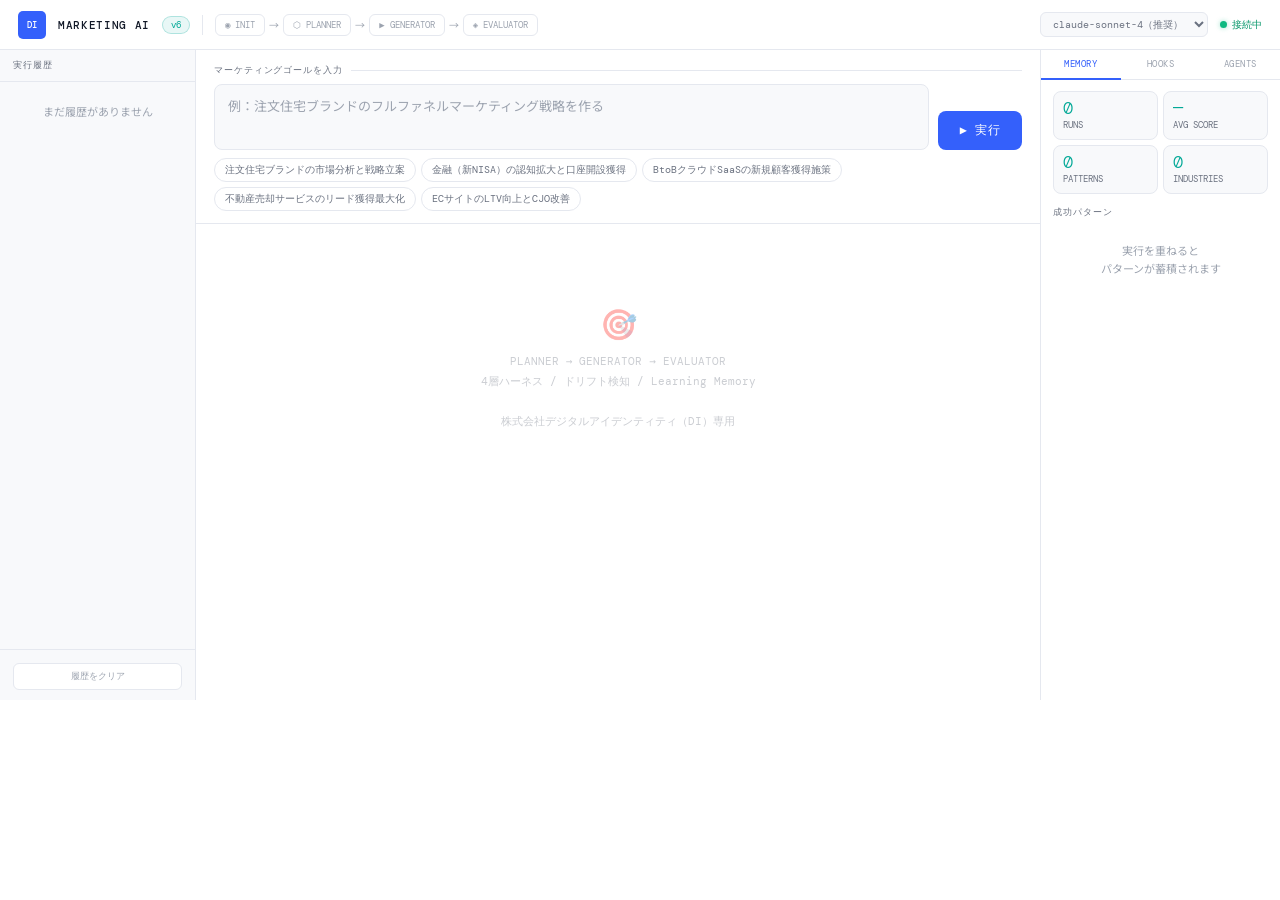
<file: _archive/di-v6-final.html>
<!DOCTYPE html>
<html lang="ja">
<head>
<meta charset="UTF-8">
<meta name="viewport" content="width=device-width,initial-scale=1">
<title>DI Marketing AI v6</title>
<link href="https://fonts.googleapis.com/css2?family=DM+Mono:wght@400;500&family=Noto+Sans+JP:wght@400;500;700&display=swap" rel="stylesheet" crossorigin>
<style>
:root{
  --blue:#3460FB;--blue2:#2A4ED0;--blt:rgba(52,96,251,.09);
  --teal:#00A896;--tlt:rgba(0,168,150,.09);
  --green:#059669;--glt:rgba(5,150,105,.09);
  --amber:#D97706;--alt:rgba(217,119,6,.09);
  --red:#DC2626;--rlt:rgba(220,38,38,.07);
  --gold:#B45309;--golt:rgba(180,83,9,.08);
  --purple:#7C3AED;--plt:rgba(124,58,237,.08);
  --text:#111827;--muted:#6B7280;--dim:#9CA3AF;
  --bg:#FFFFFF;--surf:#F8F9FB;--panel:#F1F4F8;
  --b1:#E5E8EF;--b2:#D1D5E0;
  --mono:"DM Mono",monospace;
  --sans:"Noto Sans JP","Hiragino Kaku Gothic ProN",sans-serif;
  --r:8px;--rl:12px;
  --sh:0 1px 3px rgba(0,0,0,.06);
}
*,*::before,*::after{box-sizing:border-box;margin:0;padding:0;}
body{font-family:var(--sans);color:var(--text);background:var(--bg);min-height:700px;}
button{cursor:pointer;font-family:inherit;border:none;background:transparent;}
textarea,select{font-family:inherit;outline:none;}
textarea{resize:none;}
::placeholder{color:var(--dim);}
::-webkit-scrollbar{width:4px;}
::-webkit-scrollbar-thumb{background:var(--b2);border-radius:4px;}

/* LAYOUT */
#app{display:flex;flex-direction:column;}
#hdr{height:50px;display:flex;align-items:center;gap:12px;padding:0 18px;background:var(--bg);border-bottom:1px solid var(--b1);position:sticky;top:0;z-index:10;}
#body{display:flex;min-height:0;}
#sb{width:196px;flex-shrink:0;background:var(--surf);border-right:1px solid var(--b1);display:flex;flex-direction:column;min-height:650px;}
#main{flex:1;min-width:0;display:flex;flex-direction:column;}
#rp{width:240px;flex-shrink:0;background:var(--bg);border-left:1px solid var(--b1);display:flex;flex-direction:column;}

/* HEADER */
.logo{width:28px;height:28px;background:var(--blue);border-radius:5px;display:flex;align-items:center;justify-content:center;font-family:var(--mono);font-size:9px;font-weight:500;color:#fff;flex-shrink:0;}
.vbadge{font-family:var(--mono);font-size:9px;padding:2px 8px;border-radius:100px;background:var(--tlt);color:var(--teal);border:1px solid rgba(0,168,150,.25);}
.hdiv{width:1px;height:20px;background:var(--b1);}
.hsp{flex:1;}
.arch{display:flex;align-items:center;gap:4px;}
.an{display:flex;align-items:center;gap:4px;padding:4px 9px;border-radius:6px;border:1px solid var(--b1);color:var(--dim);font-family:var(--mono);font-size:9px;white-space:nowrap;transition:all .2s;}
.an.act{border-color:var(--blue);color:var(--blue);background:var(--blt);}
.an.done{border-color:rgba(0,168,150,.4);color:var(--teal);background:var(--tlt);}
.asep{color:var(--dim);font-size:10px;}
.msel{background:var(--surf);border:1px solid var(--b1);color:var(--muted);font-family:var(--mono);font-size:10px;padding:4px 8px;border-radius:6px;}

/* SIDEBAR */
.sb-hdr{padding:9px 13px;font-family:var(--mono);font-size:9px;letter-spacing:.1em;color:var(--muted);text-transform:uppercase;border-bottom:1px solid var(--b1);}
.sb-body{flex:1;overflow-y:auto;}
.sb-emp{padding:20px 13px;font-size:11px;color:var(--dim);text-align:center;line-height:1.65;}
.hi{padding:9px 13px;border-left:2px solid transparent;cursor:pointer;transition:all .12s;border-bottom:1px solid var(--b1);}
.hi:hover{background:var(--blt);border-left-color:var(--blue);}
.hi-goal{font-size:11px;color:var(--text);line-height:1.4;margin-bottom:4px;display:-webkit-box;-webkit-line-clamp:2;-webkit-box-orient:vertical;overflow:hidden;}
.hi-meta{display:flex;gap:5px;font-family:var(--mono);font-size:9px;color:var(--dim);}
.hsc{padding:1px 5px;border-radius:100px;font-family:var(--mono);font-size:9px;}
.sh{background:var(--glt);color:var(--green);}
.sm{background:var(--alt);color:var(--amber);}
.sl{background:var(--rlt);color:var(--red);}
.sb-foot{padding:10px 13px;border-top:1px solid var(--b1);}
.clrbtn{width:100%;padding:6px;border:1px solid var(--b1);color:var(--dim);font-family:var(--mono);font-size:9px;border-radius:6px;transition:all .12s;background:var(--bg);}
.clrbtn:hover{border-color:var(--red);color:var(--red);}

/* INPUT */
#iz{padding:14px 18px 12px;border-bottom:1px solid var(--b1);background:var(--bg);}
.izlbl{font-family:var(--mono);font-size:9px;letter-spacing:.1em;color:var(--muted);text-transform:uppercase;margin-bottom:7px;display:flex;align-items:center;gap:8px;}
.izlbl::after{content:"";flex:1;height:1px;background:var(--b1);}
.izrow{display:flex;gap:9px;align-items:flex-end;}
#tinput{flex:1;border:1px solid var(--b1);color:var(--text);font-size:13px;padding:10px 13px;border-radius:var(--r);background:var(--surf);transition:border-color .15s;min-height:50px;max-height:100px;line-height:1.7;}
#tinput:focus{border-color:var(--blue);}
#rbtn{padding:11px 22px;background:var(--blue);color:#fff;font-size:12px;font-family:var(--mono);font-weight:500;border-radius:var(--r);transition:all .15s;white-space:nowrap;letter-spacing:.04em;}
#rbtn:hover:not(:disabled){background:var(--blue2);transform:translateY(-1px);}
#rbtn:disabled{background:var(--dim);cursor:not-allowed;transform:none;}
.hints{display:flex;gap:5px;flex-wrap:wrap;margin-top:8px;}
.hint{font-size:10px;padding:4px 10px;background:var(--bg);border:1px solid var(--b1);color:var(--muted);border-radius:100px;cursor:pointer;transition:all .12s;font-family:var(--mono);}
.hint:hover{border-color:var(--blue);color:var(--blue);background:var(--blt);}

/* EXEC */
#exec{padding:16px 18px;display:flex;flex-direction:column;gap:10px;}
.empty{display:flex;flex-direction:column;align-items:center;justify-content:center;gap:8px;padding:60px 0;opacity:.35;}
.ei{font-size:30px;}
.et{font-size:11px;color:var(--muted);font-family:var(--mono);text-align:center;line-height:1.8;}

/* CARDS */
.task-hdr{padding:13px 15px;border:1px solid var(--b1);border-radius:var(--rl);border-left:3px solid var(--blue);box-shadow:var(--sh);}
.tgoal{font-size:14px;font-weight:500;line-height:1.5;margin-bottom:6px;}
.tpills{display:flex;gap:6px;flex-wrap:wrap;}
.pill{display:inline-flex;align-items:center;gap:4px;font-family:var(--mono);font-size:9px;padding:2px 8px;border-radius:100px;border:1px solid;}
.pp{background:var(--alt);color:var(--amber);border-color:rgba(217,119,6,.3);}
.pr{background:var(--blt);color:var(--blue);border-color:rgba(52,96,251,.25);}
.pd{background:var(--glt);color:var(--green);border-color:rgba(5,150,105,.3);}
.pe{background:var(--rlt);color:var(--red);border-color:rgba(220,38,38,.25);}

.plan-block{border:1px solid var(--b1);border-radius:var(--rl);overflow:hidden;box-shadow:var(--sh);}
.ph{display:flex;align-items:center;gap:7px;padding:9px 13px;background:var(--surf);border-bottom:1px solid var(--b1);}
.pl{font-family:var(--mono);font-size:9px;font-weight:500;letter-spacing:.1em;color:var(--blue);text-transform:uppercase;}
.pb{padding:10px 13px;}
.prat{font-size:11px;color:var(--muted);line-height:1.65;margin-bottom:9px;padding-left:9px;border-left:2px solid var(--b1);}
.pipe{display:flex;align-items:center;gap:4px;flex-wrap:wrap;}
.pn{display:flex;align-items:center;gap:4px;padding:5px 9px;background:var(--surf);border:1px solid var(--b1);border-radius:6px;font-family:var(--mono);font-size:10px;color:var(--muted);transition:all .2s;}
.pn.act{border-color:var(--blue);color:var(--blue);background:var(--blt);}
.pn.done{border-color:rgba(0,168,150,.4);color:var(--teal);background:var(--tlt);}
.pn.warn{border-color:rgba(217,119,6,.35);color:var(--amber);background:var(--alt);}
.pnev{border-color:rgba(180,83,9,.3)!important;color:var(--gold)!important;background:var(--golt)!important;}
.parr{color:var(--dim);font-size:10px;}

.acard{border:1px solid var(--b1);border-radius:var(--rl);overflow:hidden;box-shadow:var(--sh);}
.ahdr{display:flex;align-items:center;gap:8px;padding:9px 13px;background:var(--surf);border-bottom:1px solid var(--b1);}
.anum{font-family:var(--mono);font-size:10px;color:var(--dim);min-width:20px;}
.aname{font-family:var(--mono);font-size:11px;font-weight:500;flex:1;}
.acat{font-family:var(--mono);font-size:9px;padding:2px 6px;border-radius:100px;}
.cr{background:var(--tlt);color:var(--teal);}
.cs{background:var(--blt);color:var(--blue);}
.cc{background:var(--plt);color:var(--purple);}
.cm{background:var(--alt);color:var(--amber);}
.ast{display:flex;align-items:center;gap:4px;font-family:var(--mono);font-size:9px;}
.sr{color:var(--blue);}
.sd{color:var(--green);}
.sw{color:var(--amber);}
.spin{display:inline-block;width:10px;height:10px;border:1.5px solid rgba(52,96,251,.2);border-top-color:var(--blue);border-radius:50%;animation:spin .7s linear infinite;}
@keyframes spin{to{transform:rotate(360deg);}}
.abody{padding:14px 16px;font-size:13px;line-height:1.85;}
.baton{padding:6px 13px;border-top:1px solid var(--b1);background:var(--surf);font-family:var(--mono);font-size:10px;color:var(--muted);}

.xpanel{border-top:1px solid var(--b1);overflow:hidden;max-height:0;transition:max-height .2s;}
.xpanel.open{max-height:200px;overflow-y:auto;}
.xbar{display:flex;align-items:center;gap:7px;padding:6px 13px;cursor:pointer;background:var(--surf);border-bottom:1px solid var(--b1);}
.xbar:hover{background:var(--panel);}
.xlbl{font-family:var(--mono);font-size:9px;color:var(--muted);letter-spacing:.08em;text-transform:uppercase;flex:1;}
.hbg{font-size:9px;padding:2px 7px;border-radius:100px;font-family:var(--mono);}
.hbp{background:var(--glt);color:var(--green);}
.hbw{background:var(--alt);color:var(--amber);}
.hbf{background:var(--rlt);color:var(--red);}
.hbr{background:var(--blt);color:var(--blue);}
.xcont{padding:8px 13px;}
.xi{display:flex;gap:6px;padding:3px 0;font-family:var(--mono);font-size:10px;color:var(--muted);border-bottom:.5px solid var(--b1);}
.xi:last-child{border:none;}
.clprog{font-family:var(--mono);font-size:9px;padding:2px 6px;border-radius:100px;background:var(--surf);border:1px solid var(--b1);color:var(--muted);}
.clrow{display:flex;align-items:flex-start;gap:7px;padding:4px 0;border-bottom:.5px solid var(--b1);font-family:var(--mono);font-size:10px;}
.clrow:last-child{border:none;}
.clcb{width:13px;height:13px;border:1px solid var(--b2);border-radius:3px;flex-shrink:0;margin-top:1px;appearance:none;-webkit-appearance:none;background:var(--bg);}
.clcb:checked{background:var(--teal);border-color:var(--teal);background-image:url("data:image/svg+xml,%3Csvg viewBox='0 0 10 8' xmlns='http://www.w3.org/2000/svg'%3E%3Cpath d='M1 4l3 3 5-6' stroke='white' stroke-width='1.5' fill='none' stroke-linecap='round'/%3E%3C/svg%3E");background-size:9px;}
.cltxt{flex:1;line-height:1.5;}
.cltxt.done{color:var(--dim);text-decoration:line-through;}
.drift{padding:6px 13px;border-top:1px solid rgba(217,119,6,.2);background:rgba(217,119,6,.05);font-family:var(--mono);font-size:10px;color:var(--amber);display:flex;gap:6px;}
.dflag{display:inline;padding:1px 4px;background:rgba(217,119,6,.12);border-radius:3px;margin:0 2px;}

.eval-card{border:1px solid rgba(180,83,9,.22);border-radius:var(--rl);overflow:hidden;box-shadow:var(--sh);}
.evhdr{display:flex;align-items:center;gap:8px;padding:10px 14px;background:var(--golt);border-bottom:1px solid rgba(180,83,9,.15);}
.evlbl{font-family:var(--mono);font-size:11px;font-weight:500;color:var(--gold);flex:1;}
.evsc{font-family:var(--mono);font-size:13px;font-weight:500;color:var(--gold);}
.evbody{padding:14px 16px;font-size:13px;line-height:1.85;}
.lblock{margin:0 16px 13px;padding:10px 13px;background:var(--surf);border-radius:var(--r);border-left:3px solid var(--gold);}
.lblbl{font-family:var(--mono);font-size:9px;color:var(--gold);letter-spacing:.1em;text-transform:uppercase;margin-bottom:5px;}
.litem{font-size:11px;color:var(--muted);line-height:1.65;padding:2px 0;}
.mbadge{display:inline-flex;align-items:center;gap:4px;font-family:var(--mono);font-size:9px;padding:2px 8px;border-radius:100px;background:var(--glt);color:var(--green);border:1px solid rgba(5,150,105,.2);margin:0 16px 12px;}
.expbtn{display:inline-flex;margin:0 16px 13px;padding:5px 12px;border:1px solid var(--b1);color:var(--muted);font-family:var(--mono);font-size:10px;border-radius:6px;transition:all .12s;}
.expbtn:hover{border-color:var(--teal);color:var(--teal);}

/* RIGHT PANEL */
.rptabs{display:flex;border-bottom:1px solid var(--b1);flex-shrink:0;}
.rptab{flex:1;padding:8px 4px;font-family:var(--mono);font-size:9px;text-align:center;color:var(--dim);border:none;background:transparent;letter-spacing:.05em;text-transform:uppercase;border-bottom:2px solid transparent;margin-bottom:-1px;transition:all .12s;}
.rptab:hover{color:var(--text);}
.rptab.on{color:var(--blue);border-bottom-color:var(--blue);}
.rpanel{flex:1;overflow-y:auto;padding:11px 12px;}
.rplbl{font-family:var(--mono);font-size:9px;color:var(--muted);letter-spacing:.1em;text-transform:uppercase;margin-bottom:7px;}
.rpemp{font-size:11px;color:var(--dim);text-align:center;padding:16px 0;line-height:1.6;}
.mstats{display:grid;grid-template-columns:1fr 1fr;gap:5px;margin-bottom:12px;}
.mstat{background:var(--surf);border:1px solid var(--b1);border-radius:var(--r);padding:8px 9px;}
.msv{font-family:var(--mono);font-size:17px;font-weight:300;color:var(--teal);line-height:1;}
.msl{font-family:var(--mono);font-size:9px;color:var(--muted);margin-top:2px;}
.patcard{background:var(--surf);border:1px solid var(--b1);border-radius:var(--r);padding:8px;margin-bottom:6px;}
.pchdr{display:flex;align-items:center;gap:4px;margin-bottom:4px;}
.pcind{font-family:var(--mono);font-size:10px;color:var(--teal);font-weight:500;}
.pcsc{font-family:var(--mono);font-size:9px;padding:1px 5px;border-radius:100px;margin-left:auto;}
.pchi{background:var(--glt);color:var(--green);}
.pcmi{background:var(--alt);color:var(--amber);}
.pcags{display:flex;gap:3px;flex-wrap:wrap;margin-bottom:4px;}
.pcag{font-family:var(--mono);font-size:9px;padding:1px 5px;border-radius:3px;background:var(--bg);color:var(--dim);border:1px solid var(--b1);}
.pclearn{font-size:10px;color:var(--muted);line-height:1.5;border-top:1px solid var(--b1);padding-top:4px;}
.amitem{display:flex;align-items:center;gap:7px;padding:6px 7px;border:1px solid var(--b1);border-radius:var(--r);background:var(--surf);margin-bottom:4px;}
.amname{font-family:var(--mono);font-size:10px;color:var(--muted);flex:1;}
.amcat{font-family:var(--mono);font-size:8px;padding:1px 5px;border-radius:100px;}
.hlog{display:flex;gap:6px;padding:3px 0;border-bottom:.5px solid var(--b1);font-family:var(--mono);font-size:10px;}
.hlog:last-child{border:none;}
.hlts{color:var(--dim);font-size:9px;flex-shrink:0;}
.hlok{color:var(--green);}
.hlwn{color:var(--amber);}
.hler{color:var(--red);}
.hlin{color:var(--muted);}

/* MARKDOWN */
.md h1,.md h2,.md h3{font-weight:600;line-height:1.35;margin:13px 0 5px;}
.md h1{font-size:15px;border-bottom:1px solid var(--b1);padding-bottom:5px;}
.md h2{font-size:14px;}
.md h3{font-size:13px;color:var(--muted);}
.md p{margin:5px 0;line-height:1.8;}
.md ul,.md ol{margin:5px 0 5px 18px;}
.md li{margin:3px 0;line-height:1.7;}
.md strong{font-weight:600;}
.md em{font-style:italic;color:var(--muted);}
.md code{font-family:var(--mono);background:var(--surf);padding:1px 5px;border-radius:3px;font-size:11px;color:var(--teal);}
.md hr{border:none;border-top:1px solid var(--b1);margin:12px 0;}
.md blockquote{border-left:3px solid var(--blue);padding:3px 11px;color:var(--muted);margin:7px 0;}
.md table{border-collapse:collapse;width:100%;margin:8px 0;font-size:12px;}
.md th{background:var(--surf);border:1px solid var(--b1);padding:5px 9px;font-weight:500;text-align:left;font-family:var(--mono);font-size:10px;color:var(--muted);}
.md td{border:1px solid var(--b1);padding:4px 9px;}
@keyframes fadeUp{from{opacity:0;transform:translateY(4px);}to{opacity:1;transform:translateY(0);}}
.acard,.eval-card,.plan-block,.task-hdr{animation:fadeUp .2s ease;}
</style>
</head>
<body>
<div id="app">

<div id="hdr">
  <div class="logo">DI</div>
  <span style="font-family:var(--mono);font-size:11px;font-weight:500;letter-spacing:.06em;">MARKETING AI</span>
  <div class="vbadge">v6</div>
  <div class="hdiv"></div>
  <div class="arch">
    <div class="an" id="an-init">◉ INIT</div>
    <div class="asep">→</div>
    <div class="an" id="an-plan">⬡ PLANNER</div>
    <div class="asep">→</div>
    <div class="an" id="an-gen">▶ GENERATOR</div>
    <div class="asep">→</div>
    <div class="an" id="an-eval">◈ EVALUATOR</div>
  </div>
  <div class="hsp"></div>
  <select class="msel" id="msel">
    <option value="claude-sonnet-4-20250514">claude-sonnet-4（推奨）</option>
    <option value="claude-opus-4-20250514">claude-opus-4</option>
  </select>
  <div style="display:flex;align-items:center;gap:5px;">
    <div style="width:7px;height:7px;border-radius:50%;background:#10B981;box-shadow:0 0 5px rgba(16,185,129,.4);"></div>
    <span style="font-family:var(--mono);font-size:10px;color:#059669;">接続中</span>
  </div>
</div>

<div id="body">
  <div id="sb">
    <div class="sb-hdr">実行履歴</div>
    <div class="sb-body" id="hist-list"><div class="sb-emp" id="hist-empty">まだ履歴がありません</div></div>
    <div class="sb-foot"><button class="clrbtn" onclick="clearHistory()">履歴をクリア</button></div>
  </div>

  <div id="main">
    <div id="iz">
      <div class="izlbl">マーケティングゴールを入力</div>
      <div class="izrow">
        <textarea id="tinput" placeholder="例：注文住宅ブランドのフルファネルマーケティング戦略を作る" rows="2"></textarea>
        <button id="rbtn" onclick="go()">▶ 実行</button>
      </div>
      <div class="hints">
        <span class="hint" onclick="sg(this)">注文住宅ブランドの市場分析と戦略立案</span>
        <span class="hint" onclick="sg(this)">金融（新NISA）の認知拡大と口座開設獲得</span>
        <span class="hint" onclick="sg(this)">BtoBクラウドSaaSの新規顧客獲得施策</span>
        <span class="hint" onclick="sg(this)">不動産売却サービスのリード獲得最大化</span>
        <span class="hint" onclick="sg(this)">ECサイトのLTV向上とCJO改善</span>
      </div>
    </div>
    <div id="exec">
      <div class="empty" id="estate">
        <div class="ei">🎯</div>
        <div class="et">PLANNER → GENERATOR → EVALUATOR<br>4層ハーネス / ドリフト検知 / Learning Memory<br><br>株式会社デジタルアイデンティティ（DI）専用</div>
      </div>
    </div>
  </div>

  <div id="rp">
    <div class="rptabs">
      <button class="rptab on" onclick="rpt('memory',this)">MEMORY</button>
      <button class="rptab" onclick="rpt('hooks',this)">HOOKS</button>
      <button class="rptab" onclick="rpt('agents',this)">AGENTS</button>
    </div>
    <div class="rpanel" id="rp-memory">
      <div class="mstats">
        <div class="mstat"><div class="msv" id="ms-r">0</div><div class="msl">RUNS</div></div>
        <div class="mstat"><div class="msv" id="ms-a">—</div><div class="msl">AVG SCORE</div></div>
        <div class="mstat"><div class="msv" id="ms-p">0</div><div class="msl">PATTERNS</div></div>
        <div class="mstat"><div class="msv" id="ms-i">0</div><div class="msl">INDUSTRIES</div></div>
      </div>
      <div class="rplbl">成功パターン</div>
      <div id="patlist"><div class="rpemp">実行を重ねると<br>パターンが蓄積されます</div></div>
    </div>
    <div class="rpanel" id="rp-hooks" style="display:none;">
      <div class="rplbl">フック実行ログ</div>
      <div id="hlog-list"><div class="rpemp">実行待機中</div></div>
    </div>
    <div class="rpanel" id="rp-agents" style="display:none;">
      <div class="rplbl">エージェントマニフェスト</div>
      <div id="ag-manifest"></div>
    </div>
  </div>
</div>
</div>

<script>
// ════════════════════════════════════════════════
// DI Marketing AI v6 — Artifact版（完全クリーン）
// ・APIキー不要（claude.aiがプロキシ）
// ・fetch ヘッダー: Content-Type のみ
// ・モデル: claude-sonnet-4-20250514
// ・max_tokens: 1000
// ════════════════════════════════════════════════

// Artifact API呼び出し — 仕様通り最小ヘッダーのみ
async function callAI(model, sys, user, onChunk) {
  const body = {
    model,
    max_tokens: 1000,
    system: sys,
    messages: [{ role: "user", content: user }]
  };
  if (onChunk) body.stream = true;

  const res = await fetch("https://api.anthropic.com/v1/messages", {
    method: "POST",
    headers: { "Content-Type": "application/json" },
    body: JSON.stringify(body)
  });

  if (!res.ok) {
    const e = await res.json().catch(() => ({}));
    throw new Error(e.error?.message || "API " + res.status);
  }

  if (!onChunk) {
    const d = await res.json();
    return d.content?.[0]?.text || "";
  }

  const reader = res.body.getReader();
  const dec = new TextDecoder();
  let buf = "", total = "";
  while (true) {
    const { done, value } = await reader.read();
    if (done) break;
    buf += dec.decode(value, { stream: true });
    const lines = buf.split("\n"); buf = lines.pop() || "";
    for (const line of lines) {
      if (!line.startsWith("data: ")) continue;
      const d = line.slice(6).trim();
      if (d === "[DONE]") continue;
      try {
        const p = JSON.parse(d);
        const c = p.delta?.text || "";
        if (c) { total += c; onChunk(total); }
      } catch {}
    }
  }
  return total;
}

// ── DI KNOWLEDGE ─────────────────────────────────────────────
const KB = [
  "【DI会社概要】株式会社デジタルアイデンティティ（DI）。設立2009年・代表：鈴木謙司・398名・Orchestra Holdings（東証プライム6533）傘下。本社：東京都渋谷区恵比寿南1-15-1 A-PLACE恵比寿南5F。拠点：東京・札幌・大阪・福岡・名古屋。",
  "【DIの戦略ポジション】理念「無双」〜社会に愛され、社員に愛され、未来を創る〜。スローガン「戦略から実行まで、成果を創出するパートナー」。ポジション：ミッドマーケット×フルファネル型デジタルマーケティング。",
  "【DI認定・実績】Google Premier Partner（上位3%）・Yahoo!特別認定10期連続・Meta Business Partner。広告運用TOP10・SEO TOP5・顧客満足度83%・継続率9割強・3年成長率164%。Meta Agency First Awards Japan 2025「Best SMB Partner」受賞（国内3社のみ）。",
  "【DIの5つの強み】①フルファネル一元管理（広告・SEO・制作・DX・SNS・解析を一社完結）②戦略から実行まで一貫③ミッドマーケット特化④Forté.AI自社開発・LLMO先行提供⑤東証プライムグループの信頼性。",
  "【DIサービス15種類】全体戦略コンサル/デジタル広告（Google・Meta・Yahoo・TikTok）/SEO（流入3.5倍実績）/コンテンツMKT/LLMO（AI言及率最適化）/SNS・PR（VASASモデル）/Web・LP・動画制作（UIUXの48項目診断）/マーケDX（MA・GA4・BI・LINE-Liny）/Forté.AI/CRO（CV率407%改善）/CMO代行/インハウス支援/プライバシーコンサル/薬機法チェッカー/事業承継。",
  "【DI数値実績】SEO流入3.5倍・CV率407%改善・住宅LP CVR2.3倍・BtoBクラウド CVR185%・LP300本・バナー1000回改善。みずほ銀行・三井住友銀行・野村証券・SBI証券・明治安田生命・第一生命・東京海上日動・ロイヤルパークホテルズ等。",
  "【Forté.AI・LLMO】2025年12月自社開発AIプラットフォーム。LLMO：ChatGPT（月8億人）・Gemini・Claude等でのブランド言及率最適化。業界先行提供。",
  "【業界別ナレッジ】不動産：CPC1万円超レッドオーシャン→SNS・ディスプレイ潜在層アプローチ。金融：Yahoo!特別認定の金融KW特有機能・コンプライアンス必須・LLMO新競争軸。VASASモデル（Viral→Influence→Sympathy→Action→Share）。広告の掟：①KPI常に意識②データで話せ③クリエイティブ軽視禁止④PDCAを止めるな。"
];

const AGENTS = {
  depth:     { name:"市場深掘り",   icon:"🔬", cat:"research", desc:"業界・競合・市場構造を深く分析" },
  grouin:    { name:"成長機会",     icon:"📈", cat:"research", desc:"未開拓領域・参入機会・ブルーオーシャン特定" },
  strategy:  { name:"戦略立案",     icon:"🎯", cat:"strategy", desc:"ターゲット・ポジショニング・差別化設計" },
  product:   { name:"商品戦略",     icon:"📦", cat:"strategy", desc:"商品・価格・チャネル設計" },
  journey:   { name:"CJ設計",       icon:"🗺", cat:"strategy", desc:"カスタマージャーニー・タッチポイント設計" },
  brainstorm:{ name:"アイデア発想", icon:"💡", cat:"creative", desc:"施策アイデア20案以上生成と整理" },
  copy:      { name:"コピー生成",   icon:"✍", cat:"creative", desc:"広告コピー・メッセージ設計" },
  activation:{ name:"活性化施策",   icon:"⚡", cat:"creative", desc:"キャンペーン・SNS・CRM施策設計" },
  media:     { name:"メディアプラン",icon:"📺", cat:"media",   desc:"チャネル選定・媒体計画・予算配分" },
  digital:   { name:"デジタル広告", icon:"💻", cat:"media",   desc:"Meta/Google/SEO/LLMO統合戦略" }
};

const PROMPTS = {
  depth:     "あなたはDIの市場深掘りエージェントです。必須出力構造：## 市場規模と成長トレンド ## 主要競合分析（具体社名必須） ## 顧客セグメント構造 ## 市場の課題と機会。抽象論禁止・具体数値・固有名詞必須。",
  grouin:    "あなたはDIの成長機会エージェントです。必須出力構造：## 未開拓セグメント ## 成長サブカテゴリ ## 技術・社会変化による新需要 ## DIワンストップが活かせる機会。「誰に・何を・なぜ今」の3点セットで提示。",
  strategy:  "あなたはDIの戦略立案エージェントです。必須出力構造：## ターゲットペルソナ（属性・心理・インサイト詳細） ## ポジショニングと差別化 ## コアバリュープロポジション ## 施策ロードマップ（今すぐ→3ヶ月→1年） ## KPI（定量的目標値必須）。",
  product:   "あなたはDIの商品戦略エージェントです。必須出力構造：## 商品ラインナップと優先順位 ## 価格戦略（根拠付き数値必須） ## 販売チャネル最適化 ## 商品改善の優先施策。",
  journey:   "あなたはDIのCJ設計エージェントです。DI実績：CVR2.3倍・CV率407%改善。必須出力構造：## 5フェーズジャーニーマップ（認知→興味→検討→購買→継続） ## フェーズ別タッチポイントと施策 ## 離脱ポイントと対策 ## KPIツリー。",
  brainstorm:"あなたはDIのアイデア発想エージェントです。必須出力構造：## 施策アイデア20案以上（カテゴリ別） ## インパクト×実行可能性マトリクス ## Quick Win 3施策 ## 中長期大型施策2案。",
  copy:      "あなたはDIのコピー設計エージェントです。必須出力構造：## キャッチコピー5パターン以上（感情・理性・行動の3軸） ## サブコピー・ボディコピー ## 媒体別メッセージ（SNS・検索・LP・動画） ## コピー方向性の解説。",
  activation:"あなたはDIの活性化施策エージェントです。VASASモデル活用。必須出力構造：## キャンペーン企画（テーマ・期間・KPI） ## SNS施策 ## コンテンツ計画（LLMO対応含む） ## CRM・リテンション施策。",
  media:     "あなたはDIのメディアプランナーです。Google Premier Partner・Yahoo!特別認定10期連続保有。必須出力構造：## チャネル別役割・予算比率 ## ターゲット×メディア親和性 ## 月次フライトスケジュール ## KPI目標値（リーチ・CPM・ROAS・CPA）。",
  digital:   "あなたはDIのデジタル広告・SEO・LLMOエージェントです。DI実績：流入3.5倍・LP300本・バナー1000回。必須出力構造：## プラットフォーム役割分担（Google/Meta/TikTok/Yahoo/SEO/LLMO） ## クリエイティブ方針・ABテスト設計 ## ターゲティング設定 ## CVR・CPA・ROAS目標値と計測設計 ## LLMO対策。"
};

const CL = {
  depth:["市場規模と数値","競合プレイヤーの具体社名","顧客セグメント","ペインポイント特定"],
  grouin:["未開拓セグメント","成長サブカテゴリ","誰に・何を・なぜ今"],
  strategy:["ペルソナ詳細","差別化ポイント","定量KPI","3段階ロードマップ"],
  product:["ラインナップ優先順位","価格根拠","チャネル最適化"],
  journey:["5フェーズマップ","タッチポイントと施策","離脱対策","KPIツリー"],
  brainstorm:["20案以上","優先順位マトリクス","QuickWin3施策","中長期2案"],
  copy:["5パターン以上","媒体別バリエーション","方向性解説"],
  activation:["キャンペーン企画","SNS施策","コンテンツ計画","CRM施策"],
  media:["チャネル予算比率","メディア親和性","フライトスケジュール","ROAS目標"],
  digital:["プラットフォーム分担","クリエイティブ方針","ターゲティング","目標値計測"]
};

const DRIFT = ["今後検討","別途対応","必要に応じて","後日対応","要検討","TBD"];

// STATE — no apiKey, no modal, no CORS workaround needed
let isRunning = false;
let logs = [];
let mem = { history: [], patterns: [] };
try { mem = JSON.parse(localStorage.getItem("di_v6") || "{}") || { history: [], patterns: [] }; } catch {}
if (!mem.history) mem.history = [];
if (!mem.patterns) mem.patterns = [];

function saveMem() { try { localStorage.setItem("di_v6", JSON.stringify(mem)); } catch {} }
function mkEl(t, c) { const e = document.createElement(t); if (c) e.className = c; return e; }
function esc(s) { return String(s).replace(/&/g,"&amp;").replace(/</g,"&lt;").replace(/>/g,"&gt;"); }
function scrollDown() { window.scrollTo(0, document.body.scrollHeight); }
function sg(el) { document.getElementById("tinput").value = el.textContent; document.getElementById("tinput").focus(); }
function ts() { return new Date().toTimeString().slice(0,8); }

function renderMd(text) {
  if (!text) return "";
  return text
    .replace(/^### (.+)$/gm,"<h3>$1</h3>").replace(/^## (.+)$/gm,"<h2>$1</h2>").replace(/^# (.+)$/gm,"<h1>$1</h1>")
    .replace(/\*\*(.+?)\*\*/g,"<strong>$1</strong>").replace(/\*(.+?)\*/g,"<em>$1</em>")
    .replace(/`([^`]+)`/g,"<code>$1</code>").replace(/^---$/gm,"<hr>").replace(/^> (.+)$/gm,"<blockquote>$1</blockquote>")
    .split("\n").map(l => {
      if (!l.trim() || l.startsWith("<")) return l;
      if (l.match(/^[-*] /)) return "<li>" + l.replace(/^[-*] /,"") + "</li>";
      if (l.match(/^\d+\. /)) return "<li>" + l.replace(/^\d+\. /,"") + "</li>";
      return "<p>" + l + "</p>";
    }).join("\n").replace(/(<li>[\s\S]*?<\/li>\n?)+/g, m => "<ul>" + m + "</ul>");
}

function addLog(icon, text, type) {
  logs.push({ ts: ts(), icon, text, type });
  const el = document.getElementById("hlog-list");
  if (!el) return;
  el.innerHTML = logs.slice(-30).reverse().map(h => {
    const cls = h.type === "pass" ? "hlok" : h.type === "warn" ? "hlwn" : h.type === "fail" ? "hler" : "hlin";
    return `<div class="hlog"><span class="hlts">${h.ts}</span><span>${h.icon}</span><span class="${cls}">${esc(h.text)}</span></div>`;
  }).join("");
}

function setArch(stage) {
  const order = ["init","plan","gen","eval"];
  const idx = order.indexOf(stage);
  order.forEach((s, i) => {
    const n = document.getElementById("an-" + s);
    if (!n) return;
    n.className = "an" + (stage === "done" || i < idx ? " done" : i === idx ? " act" : "");
  });
}

function setPill(id, cls, text) {
  const p = document.getElementById(id);
  if (p) { p.className = "pill " + cls; p.textContent = text; }
}

function toggleX(id) {
  const el = document.getElementById(id);
  if (el) el.classList.toggle("open");
}

function chk(output, item) {
  const kws = item.replace(/[（）()・]/g," ").split(/\s+/).filter(w => w.length > 1);
  return kws.some(kw => output.includes(kw));
}

function hookPost(aid, output) {
  const driftFound = DRIFT.filter(p => output.includes(p));
  const cl = CL[aid] || [];
  const missing = cl.filter(item => !chk(output, item));
  const ok = output.length >= 150;
  addLog(ok ? "✓" : "✕", `${AGENTS[aid]?.name}: ${output.length}字 ドリフト${driftFound.length}件 CL${cl.length - missing.length}/${cl.length}`, ok ? "pass" : "fail");
  return { ok, driftFound, missing };
}

function getMemCtx() {
  if (!mem.patterns.length) return null;
  return mem.patterns.slice(-3).map(p =>
    `業界:${p.industry} スコア:${p.score} 構成:${(p.agents||[]).join("→")}\n学習:${(p.learnings||[]).slice(0,2).join("／")}`
  ).join("\n");
}

// ── MAIN PIPELINE ─────────────────────────────────────────────
async function go() {
  const goal = document.getElementById("tinput").value.trim();
  if (!goal || isRunning) return;

  isRunning = true;
  logs = [];
  const model = document.getElementById("msel").value;
  const rbtn = document.getElementById("rbtn");
  rbtn.disabled = true;
  rbtn.innerHTML = "<span class=\"spin\" style=\"border-top-color:#fff;\"></span> 実行中";

  const execEl = document.getElementById("exec");
  execEl.innerHTML = "";
  const tid = Date.now().toString();

  setArch("init");
  addLog("◉", "SESSION_START", "info");
  addLog("📋", `過去実行:${mem.history.length}件 / パターン:${mem.patterns.length}件`, "info");

  const memCtx = getMemCtx();
  if (memCtx) {
    const bn = mkEl("div");
    bn.style.cssText = "background:rgba(124,58,237,.07);border:1px solid rgba(124,58,237,.2);border-radius:8px;padding:8px 12px;display:flex;gap:8px;margin-bottom:2px;";
    bn.innerHTML = `<span style="font-size:14px;flex-shrink:0;">🧠</span><div><div style="font-family:var(--mono);font-size:9px;letter-spacing:.07em;text-transform:uppercase;opacity:.65;color:#7C3AED;margin-bottom:2px;">MEMORY — 過去パターン参照中</div><div style="font-family:var(--mono);font-size:10px;color:#7C3AED;line-height:1.55;">${esc(memCtx)}</div></div>`;
    execEl.appendChild(bn);
  }

  const th = mkEl("div","task-hdr");
  th.innerHTML = `<div class="tgoal">${esc(goal)}</div><div class="tpills"><div class="pill pp" id="tp-${tid}">⬡ 計画中...</div><div style="font-family:var(--mono);font-size:9px;color:var(--dim);">${new Date().toLocaleTimeString("ja-JP")}</div></div>`;
  execEl.appendChild(th);
  scrollDown();

  try {
    // ── PLANNER
    setArch("plan");
    const agentList = Object.entries(AGENTS).map(([id,a]) => `${id}: ${a.name}（${a.desc}）`).join("\n");
    const kbSum = KB.slice(0,5).join("\n");

    const planBlock = mkEl("div","plan-block");
    planBlock.innerHTML = `<div class="ph"><div class="pl">⬡ Planner</div><div style="display:flex;align-items:center;gap:5px;margin-left:auto;"><span class="spin" style="border-top-color:var(--blue);"></span><span style="font-family:var(--mono);font-size:9px;color:var(--blue);">選択中...</span></div></div><div class="pb"><div class="prat" id="prat-${tid}">分析中...</div><div class="pipe" id="pipe-${tid}"></div></div>`;
    execEl.appendChild(planBlock);
    scrollDown();

    const planTxt = await callAI(model,
      "あなたはDIマーケティングAIのPlannerです。ゴールに最適なエージェント構成をJSONのみで返してください。説明文・バッククォート不要。",
      `エージェント:\n${agentList}\n\nナレッジ:\n${kbSum}${memCtx ? "\n\n過去パターン:\n" + memCtx : ""}\n\nルール：3〜5個。論理的順序。不要エージェントは除外。\n\n出力：{"agents":["id1","id2","id3"],"rationale":"理由","focus":"注力","industry":"業界"}\n\nゴール：${goal}`,
      null
    );

    let plan;
    try {
      plan = JSON.parse(planTxt.replace(/```json?\n?/g,"").replace(/```\n?/g,"").trim());
      plan.agents = (plan.agents || []).filter(id => AGENTS[id]);
      if (plan.agents.length < 2) plan.agents = ["depth","strategy","copy"];
      if (plan.agents.length > 5) plan.agents = plan.agents.slice(0,5);
    } catch { plan = { agents: ["depth","strategy","copy"], rationale:"デフォルト構成", focus: goal, industry:"一般" }; }

    addLog("✓", `Planner確定: ${plan.agents.join("→")} (${plan.agents.length}agents)`, "pass");
    document.getElementById("prat-" + tid).textContent = plan.rationale || "";
    const pipeEl = document.getElementById("pipe-" + tid);
    pipeEl.innerHTML = plan.agents.map((id, i) => {
      const a = AGENTS[id] || { name: id, icon: "⬡" };
      return `<div class="pn" id="pn-${tid}-${id}">${a.icon} ${a.name}</div>${i < plan.agents.length - 1 ? "<div class=\"parr\">→</div>" : ""}`;
    }).join("") + `<div class="parr">→</div><div class="pn pnev" id="pnev-${tid}">◈ Evaluator</div>`;
    planBlock.querySelector(".ph").innerHTML = `<div class="pl">⬡ Planner</div><div style="margin-left:auto;font-family:var(--mono);font-size:9px;color:var(--green);">✓ ${plan.agents.length}エージェント確定</div>`;

    // ── GENERATOR
    setArch("gen");
    setPill("tp-" + tid, "pill pr", "▶ Generator 実行中");
    let accCtx = `【ゴール】\n${goal}\n\n【注力】\n${plan.focus || goal}`;
    const results = {};

    for (let i = 0; i < plan.agents.length; i++) {
      const aid = plan.agents[i];
      const agent = AGENTS[aid] || { name: aid, icon: "⬡", cat: "research" };
      addLog("⬡", `PRE_AGENT: ${agent.name}`, "info");

      const pn = document.getElementById(`pn-${tid}-${aid}`);
      if (pn) pn.className = "pn act";

      const catCls = { research:"cr", strategy:"cs", creative:"cc", media:"cm" }[agent.cat] || "cr";
      const card = mkEl("div","acard");
      card.innerHTML = `<div class="ahdr"><span class="anum">${String(i+1).padStart(2,"0")}</span><span style="font-size:14px;">${agent.icon}</span><span class="aname">${agent.name}</span><span class="acat ${catCls}">${agent.cat}</span><div class="ast sr" id="ast-${tid}-${aid}"><span class="spin"></span> 実行中</div></div><div class="abody md" id="ab-${tid}-${aid}"></div>`;
      execEl.appendChild(card);

      const cl = CL[aid] || [];
      if (cl.length) {
        const clp = mkEl("div","xpanel");
        clp.id = "cl-" + tid + "-" + aid;
        clp.innerHTML = `<div class="xbar" onclick="toggleX('cl-${tid}-${aid}')"><span class="xlbl">終了条件チェックリスト</span><span class="clprog" id="clp-${tid}-${aid}">0/${cl.length}</span></div><div class="xcont">${cl.map((item,ci) => `<div class="clrow"><input class="clcb" type="checkbox" id="clcb-${tid}-${aid}-${ci}"><span class="cltxt" id="clct-${tid}-${aid}-${ci}">${esc(item)}</span></div>`).join("")}</div>`;
        card.appendChild(clp);
      }

      const hp = mkEl("div","xpanel");
      hp.id = "hp-" + tid + "-" + aid;
      hp.innerHTML = `<div class="xbar" onclick="toggleX('hp-${tid}-${aid}')"><span class="xlbl">Lifecycle Hooks</span><span class="hbg hbr" id="hb-${tid}-${aid}">実行中</span></div><div class="xcont" id="hc-${tid}-${aid}"></div>`;
      card.appendChild(hp);
      scrollDown();

      const sysPr = PROMPTS[aid] || `あなたはDIのマーケティングエージェント（${agent.name}）です。`;
      const userMsg = `【蓄積コンテキスト】\n${accCtx}\n\n【DIナレッジ】\n${KB.join("\n")}\n\n---\nゴール「${goal}」に対して${agent.name}として詳細な分析・提案を行ってください。必須出力構造を守り、具体的な数値・固有名詞を含めてください。`;

      let agOut = "";
      const bodyEl = document.getElementById("ab-" + tid + "-" + aid);
      await callAI(model, sysPr, userMsg, chunk => { agOut = chunk; bodyEl.innerHTML = renderMd(agOut); scrollDown(); });

      const postRes = hookPost(aid, agOut);
      results[aid] = { output: agOut, hook: postRes };

      const hb = document.getElementById("hb-" + tid + "-" + aid);
      const hc = document.getElementById("hc-" + tid + "-" + aid);
      if (hb) {
        if (postRes.ok && !postRes.driftFound.length) { hb.className = "hbg hbp"; hb.textContent = "✓ PASS"; }
        else if (!postRes.ok) { hb.className = "hbg hbf"; hb.textContent = "✕ FAIL"; }
        else { hb.className = "hbg hbw"; hb.textContent = "⚠ WARN"; }
      }
      if (hc) {
        hc.innerHTML = [
          { icon: agOut.length >= 150 ? "✓" : "✕", text: `出力長: ${agOut.length}字` },
          postRes.driftFound.length ? { icon: "⚠", text: `ドリフト: ${postRes.driftFound.join("/")}` } : { icon: "✓", text: "ドリフトパターン未検出" },
          cl.length ? (postRes.missing.length ? { icon: "⚠", text: `未達成: ${postRes.missing.join("、")}` } : { icon: "✓", text: "終了条件チェック完了" }) : null
        ].filter(Boolean).map(h => `<div class="xi"><span>${h.icon}</span><span>${esc(h.text)}</span></div>`).join("");
      }

      if (cl.length) {
        let passed = 0;
        cl.forEach((item, ci) => {
          const ok = chk(agOut, item);
          const cb = document.getElementById(`clcb-${tid}-${aid}-${ci}`);
          const ct = document.getElementById(`clct-${tid}-${aid}-${ci}`);
          if (cb) cb.checked = ok;
          if (ct && ok) ct.className = "cltxt done";
          if (ok) passed++;
        });
        const progEl = document.getElementById(`clp-${tid}-${aid}`);
        if (progEl) {
          progEl.textContent = `${passed}/${cl.length}`;
          progEl.style.cssText = `background:${passed===cl.length?"var(--glt)":passed<cl.length*.5?"var(--rlt)":"var(--alt)"};color:${passed===cl.length?"var(--green)":passed<cl.length*.5?"var(--red)":"var(--amber)"};border:1px solid;border-color:${passed===cl.length?"rgba(5,150,105,.3)":passed<cl.length*.5?"rgba(220,38,38,.25)":"rgba(217,119,6,.3)"};font-family:var(--mono);font-size:9px;padding:2px 6px;border-radius:100px;`;
          if (passed < cl.length) { const clEl = document.getElementById(`cl-${tid}-${aid}`); if (clEl) clEl.classList.add("open"); }
        }
      }

      if (postRes.driftFound.length) {
        const dw = mkEl("div","drift");
        dw.innerHTML = `<span>⚠</span><div>ドリフト検知：${postRes.driftFound.map(p => `<span class="dflag">${esc(p)}</span>`).join("")}</div>`;
        card.appendChild(dw);
      }

      const st = document.getElementById("ast-" + tid + "-" + aid);
      if (st) { st.innerHTML = postRes.ok ? "<span>✓ 完了</span>" : "<span>⚠ 品質警告</span>"; st.className = postRes.ok ? "ast sd" : "ast sw"; }
      if (pn) pn.className = postRes.ok ? "pn done" : "pn warn";

      if (i < plan.agents.length - 1) {
        const next = AGENTS[plan.agents[i+1]] || { name: plan.agents[i+1] };
        const bt = mkEl("div","baton");
        bt.textContent = `↓ → ${next.name}へ引き渡し（${agOut.length}字 → 1,000字圧縮）`;
        card.appendChild(bt);
      }

      accCtx += `\n\n【${agent.name}の結果】\n${agOut.substring(0, 900)}${agOut.length > 900 ? "…" : ""}`;
    }

    // ── EVALUATOR (1回・スプリントなし)
    setArch("eval");
    addLog("◈", "PRE_EVALUATOR — 統合品質チェック", "info");
    const lowQ = Object.entries(results).filter(([,r]) => r.hook && !r.hook.ok).map(([id]) => AGENTS[id]?.name || id);
    const totalDrift = Object.values(results).reduce((a, r) => a + (r.hook?.driftFound?.length || 0), 0);
    if (lowQ.length) addLog("⚠", `低品質エージェント: ${lowQ.join(", ")}`, "warn");
    else addLog("✓", "すべての出力が品質基準を満たしました", "pass");
    setPill("tp-" + tid, "pill pr", "◈ Evaluator 評価中");

    const pnev = document.getElementById("pnev-" + tid);
    if (pnev) { pnev.style.background = "var(--golt)"; pnev.style.borderColor = "rgba(180,83,9,.3)"; pnev.style.color = "var(--gold)"; }

    const evalCard = mkEl("div","eval-card");
    evalCard.innerHTML = `<div class="evhdr"><span class="evlbl">◈ Evaluator — 最終評価（1回完結・スプリントなし）</span><span class="spin" id="evsp-${tid}" style="border-top-color:var(--gold);"></span></div><div class="evbody md" id="evb-${tid}"></div>`;
    execEl.appendChild(evalCard);
    scrollDown();

    const allSum = plan.agents.map(id => `【${AGENTS[id]?.name}】品質:${results[id]?.hook?.ok ? "PASS" : "WARN"}\n${(results[id]?.output || "").substring(0, 500)}`).join("\n\n---\n\n");

    let evalOut = "";
    const evBodyEl = document.getElementById("evb-" + tid);
    await callAI(model,
      "あなたはDIマーケティングAIのEvaluatorです。全エージェント出力を統合評価し最終レポートを作成してください。1回完結。自己完了宣言禁止。",
      `【ゴール】${goal}\n\n【全エージェント出力】\n${allSum}\n\n【品質結果】ドリフト:${totalDrift}件 / 低品質:${lowQ.join(",") || "なし"}\n\n以下を実行：\n## 統合評価スコア\n- 実行可能性: X/10\n- 戦略整合性: X/10\n- DI強み活用: X/10\n\n## 最終マーケティング戦略サマリー\n（優先施策TOP3明記）\n\n## 学習ポイント（Memory保存用）\n次回に活かせる知見3点\n\n## ネクストアクション\n今すぐ実行できる具体的アクション3つ`,
      chunk => { evalOut = chunk; evBodyEl.innerHTML = renderMd(evalOut); scrollDown(); }
    );

    const spel = document.getElementById("evsp-" + tid);
    if (spel) spel.remove();

    const sA = parseInt((evalOut.match(/実行可能性[^\d]*(\d+)/) || [])[1]) || 7;
    const sS = parseInt((evalOut.match(/整合性[^\d]*(\d+)/) || [])[1]) || 7;
    const sD = parseInt((evalOut.match(/DI[^\d]*(\d+)/) || [])[1]) || 7;
    const avg = Math.round(((sA + sS + sD) / 3) * 10) / 10;

    const learnings = [];
    const ls = evalOut.match(/学習ポイント[\s\S]*?(?=##|$)/i)?.[0] || "";
    ls.split("\n").filter(l => l.match(/^[-・*]/)).slice(0,3).forEach(l => learnings.push(l.replace(/^[-・*]\s*/,"")));
    if (!learnings.length) learnings.push("具体的施策から逆算した戦略設計が有効");

    evalCard.querySelector(".evhdr").innerHTML = `<span class="evlbl">◈ Evaluator — 評価完了</span><span class="evsc">${avg}/10</span>`;

    const lb = mkEl("div","lblock");
    lb.innerHTML = `<div class="lblbl">Learning（Memory保存）</div>${learnings.map(l => `<div class="litem">・${esc(l)}</div>`).join("")}`;
    evBodyEl.after(lb);
    const mb = mkEl("div","mbadge"); mb.textContent = "✓ Memoryに保存済み"; lb.after(mb);
    const xb = mkEl("button","expbtn"); xb.textContent = "↓ Markdown出力"; xb.onclick = () => exportMd(goal, plan, results, evalOut); mb.after(xb);

    addLog("💾", `Memory保存: スコア${avg}/10`, "pass");
    const hist = { id: tid, goal, agents: plan.agents, industry: plan.industry || "未分類", score: avg, learnings, timestamp: Date.now(), outputs: Object.fromEntries(Object.entries(results).map(([id,r]) => [id, r.output])), evalOutput: evalOut };
    mem.history.unshift(hist);
    if (mem.history.length > 50) mem.history = mem.history.slice(0, 50);
    mem.patterns.push({ industry: plan.industry || "未分類", agents: plan.agents, score: avg, learnings });
    if (mem.patterns.length > 100) mem.patterns = mem.patterns.slice(-100);
    saveMem();

    setArch("done");
    setPill("tp-" + tid, "pill pd", `✓ 完了 ${avg}/10`);
    if (pnev) { pnev.style.background = "var(--glt)"; pnev.style.borderColor = "rgba(5,150,105,.35)"; pnev.style.color = "var(--green)"; }
    addLog("◉", `SESSION_END — スコア${avg}/10`, "pass");
    renderHistory(); renderMemory();

  } catch (err) {
    setArch(""); setPill("tp-" + tid, "pill pe", "✕ エラー");
    addLog("✕", "ERROR: " + err.message, "fail");
    const errEl = mkEl("div");
    errEl.style.cssText = "padding:12px 16px;background:var(--rlt);border:1px solid rgba(220,38,38,.22);border-radius:8px;font-family:var(--mono);font-size:11px;color:var(--red);margin-top:8px;line-height:1.6;";
    errEl.textContent = "エラー: " + err.message;
    document.getElementById("exec").appendChild(errEl);
    console.error(err);
  } finally {
    isRunning = false;
    rbtn.disabled = false; rbtn.textContent = "▶ 実行";
    scrollDown();
  }
}

function renderHistory() {
  const list = document.getElementById("hist-list");
  const emp = document.getElementById("hist-empty");
  if (!mem.history.length) { if (emp) emp.style.display = ""; return; }
  if (emp) emp.style.display = "none";
  list.innerHTML = "";
  mem.history.forEach(h => {
    const item = mkEl("div","hi");
    const sc = h.score >= 8 ? "sh" : h.score >= 6 ? "sm" : "sl";
    item.innerHTML = `<div class="hi-goal">${esc(h.goal)}</div><div class="hi-meta"><span class="hsc ${sc}">${h.score}</span><span>${(h.agents||[]).length}agents</span><span>${new Date(h.timestamp).toLocaleDateString("ja-JP",{month:"numeric",day:"numeric"})}</span></div>`;
    item.onclick = () => loadHistory(h);
    list.appendChild(item);
  });
}

function loadHistory(h) {
  const ea = document.getElementById("exec"); ea.innerHTML = "";
  const th = mkEl("div","task-hdr");
  th.innerHTML = `<div class="tgoal">${esc(h.goal)}</div><div class="tpills"><div class="pill pd">✓ ${h.score}/10</div><div style="font-family:var(--mono);font-size:9px;color:var(--dim);">${new Date(h.timestamp).toLocaleString("ja-JP")}</div></div>`;
  ea.appendChild(th);
  if (h.outputs) (h.agents || []).forEach((id, i) => {
    const a = AGENTS[id] || { name: id, icon: "⬡", cat: "research" };
    const catCls = { research:"cr", strategy:"cs", creative:"cc", media:"cm" }[a.cat] || "cr";
    const card = mkEl("div","acard");
    card.innerHTML = `<div class="ahdr"><span class="anum">${String(i+1).padStart(2,"0")}</span><span style="font-size:14px;">${a.icon}</span><span class="aname">${a.name}</span><span class="acat ${catCls}">${a.cat}</span><div class="ast sd">✓ 完了</div></div><div class="abody md">${renderMd(h.outputs[id] || "")}</div>`;
    ea.appendChild(card);
  });
  if (h.evalOutput) {
    const ec = mkEl("div","eval-card");
    ec.innerHTML = `<div class="evhdr"><span class="evlbl">◈ Evaluator</span><span class="evsc">${h.score}/10</span></div><div class="evbody md">${renderMd(h.evalOutput)}</div>`;
    ea.appendChild(ec);
  }
}

function clearHistory() {
  if (!confirm("履歴とMemoryを全削除しますか？")) return;
  mem = { history: [], patterns: [] }; saveMem(); logs = [];
  renderHistory(); renderMemory();
  document.getElementById("hlog-list").innerHTML = "<div class=\"rpemp\">実行待機中</div>";
  document.getElementById("exec").innerHTML = "<div class=\"empty\"><div class=\"ei\">🎯</div><div class=\"et\">PLANNER → GENERATOR → EVALUATOR</div></div>";
}

function rpt(tab, btn) {
  document.querySelectorAll(".rptab").forEach(t => t.classList.remove("on"));
  btn.classList.add("on");
  ["memory","hooks","agents"].forEach(t => { const el = document.getElementById("rp-" + t); if (el) el.style.display = t === tab ? "" : "none"; });
}

function renderMemory() {
  const runs = mem.history.length;
  const scores = mem.history.map(h => h.score).filter(Boolean);
  const avg = scores.length ? (scores.reduce((a,b) => a+b, 0) / scores.length).toFixed(1) : "—";
  const inds = [...new Set(mem.patterns.map(p => p.industry).filter(Boolean))].length;
  document.getElementById("ms-r").textContent = runs;
  document.getElementById("ms-a").textContent = avg;
  document.getElementById("ms-p").textContent = mem.patterns.length;
  document.getElementById("ms-i").textContent = inds;
  const pl = document.getElementById("patlist");
  if (!mem.patterns.length) { pl.innerHTML = "<div class=\"rpemp\">実行を重ねると<br>パターンが蓄積されます</div>"; return; }
  pl.innerHTML = [...mem.patterns].reverse().slice(0,7).map(p => {
    const sc = p.score >= 8 ? "pchi" : "pcmi";
    return `<div class="patcard"><div class="pchdr"><span class="pcind">${esc(p.industry||"未分類")}</span><span class="pcsc ${sc}">${p.score}/10</span></div><div class="pcags">${(p.agents||[]).map(id => `<span class="pcag">${AGENTS[id]?.name||id}</span>`).join("")}</div><div class="pclearn">${(p.learnings||[]).slice(0,2).map(l => `・${esc(l)}`).join("<br>")}</div></div>`;
  }).join("");
}

function renderManifest() {
  document.getElementById("ag-manifest").innerHTML = Object.entries(AGENTS).map(([id,a]) => {
    const catCls = { research:"cr", strategy:"cs", creative:"cc", media:"cm" }[a.cat] || "cr";
    return `<div class="amitem"><span style="font-size:13px;">${a.icon}</span><span class="amname">${a.name}</span><span class="amcat ${catCls}">${a.cat}</span></div>`;
  }).join("");
}

function exportMd(goal, plan, results, evalOut) {
  const date = new Date().toLocaleDateString("ja-JP");
  let md = `# DI Marketing AI — 戦略レポート\n**日付:** ${date}\n**ゴール:** ${goal}\n**エージェント:** ${plan.agents.join(" → ")}\n\n---\n\n`;
  plan.agents.forEach((id, i) => { const a = AGENTS[id] || { name: id }; md += `## ${i+1}. ${a.name}\n\n${results[id]?.output || ""}\n\n---\n\n`; });
  md += `## Evaluator — 統合評価\n\n${evalOut}\n`;
  const blob = new Blob([md], { type: "text/markdown;charset=utf-8" });
  const url = URL.createObjectURL(blob);
  const a = document.createElement("a"); a.href = url; a.download = `di-marketing-${Date.now()}.md`; a.click();
  URL.revokeObjectURL(url);
}

// BOOT
renderManifest(); renderHistory(); renderMemory();
document.getElementById("tinput").addEventListener("keydown", e => { if ((e.metaKey || e.ctrlKey) && e.key === "Enter") go(); });
</script>
</body>
</html>
</file>
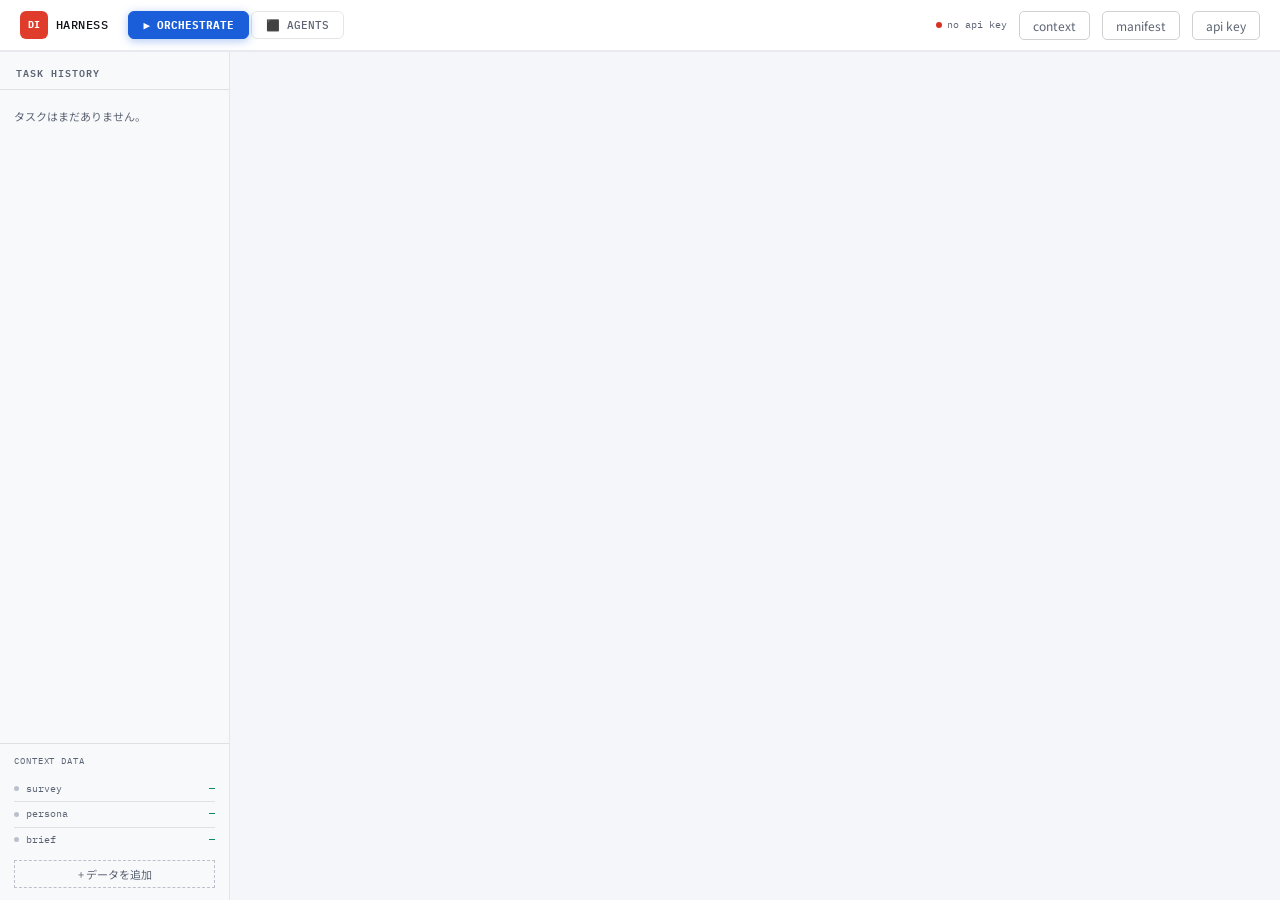
<file: arc/di-marketing-ai(1).html>
<!DOCTYPE html>
<html lang="ja">
<head>
<meta charset="UTF-8">
<meta name="viewport" content="width=device-width,initial-scale=1.0">
<title>DI AI PLATFORM</title>
<link href="https://fonts.googleapis.com/css2?family=IBM+Plex+Mono:wght@400;500&family=Noto+Sans+JP:wght@400;500;700&display=swap" rel="stylesheet" crossorigin="anonymous">
<style>
/* file:// フォールバック */
:root{
  --sans: 'Noto Sans JP','Hiragino Kaku Gothic ProN','Yu Gothic UI','Meiryo',sans-serif;
  --mono: 'IBM Plex Mono','Consolas','Courier New',monospace;
}

/* HARNESS LIFECYCLE HOOKS */
#hook-panel{flex-shrink:0;border-top:1px solid var(--border);background:#fff;overflow:hidden;transition:max-height .25s ease;}
#hook-panel.open{max-height:300px;overflow-y:auto;}
#hook-panel.closed{max-height:0;}
.hook-bar{display:flex;align-items:center;gap:8px;padding:7px 18px;cursor:pointer;border-bottom:1px solid var(--border);background:var(--bg);}
.hook-bar:hover{background:var(--panel);}
.hook-label{font-size:11px;font-weight:600;color:var(--muted);letter-spacing:.05em;text-transform:uppercase;font-family:var(--mono);}
.hook-score{font-size:12px;font-weight:700;padding:2px 10px;border-radius:100px;}
.hook-score.good{background:rgba(10,143,92,.1);color:#0A8F5C;}
.hook-score.warn{background:rgba(194,123,0,.1);color:#C27B00;}
.hook-score.bad{background:rgba(217,48,37,.1);color:#D93025;}
.hook-badge{font-size:10px;padding:2px 8px;border-radius:100px;background:var(--blue-dim);color:var(--blue);font-family:var(--mono);}
.hook-content{padding:10px 18px 12px;}
.hook-item{display:flex;align-items:flex-start;gap:8px;padding:5px 0;border-bottom:0.5px solid var(--border);}
.hook-item:last-child{border-bottom:none;}
.hook-icon{font-size:13px;flex-shrink:0;width:18px;text-align:center;}
.hook-text{font-size:12px;color:var(--text);line-height:1.55;flex:1;}
.hook-text strong{color:var(--text);font-weight:600;}
.hook-suggest{font-size:11px;color:var(--blue);margin-top:2px;cursor:pointer;display:inline-block;}
.hook-suggest:hover{text-decoration:underline;}
.hook-spin{width:12px;height:12px;border:2px solid var(--dim);border-top-color:var(--blue);border-radius:50%;animation:spin .7s linear infinite;flex-shrink:0;}
@keyframes spin{to{transform:rotate(360deg);}}


/* HARNESS CHECKLIST (終了条件の外部化) */
#checklist-panel{flex-shrink:0;border-top:1px solid var(--border);background:var(--bg);overflow:hidden;transition:max-height .2s ease;}
#checklist-panel.open{max-height:280px;}
#checklist-panel.closed{max-height:0;}
.cl-bar{display:flex;align-items:center;gap:8px;padding:7px 18px;cursor:pointer;background:#fff;border-bottom:0.5px solid var(--border);}
.cl-bar:hover{background:var(--panel);}
.cl-label{font-size:11px;font-weight:600;color:var(--muted);letter-spacing:.05em;text-transform:uppercase;font-family:var(--mono);}
.cl-progress{font-size:11px;font-weight:600;padding:2px 9px;border-radius:100px;background:var(--green-dim);color:var(--green);}
.cl-content{padding:8px 18px 10px;overflow-y:auto;max-height:220px;}
.cl-item{display:flex;align-items:flex-start;gap:9px;padding:6px 0;border-bottom:0.5px solid var(--border);}
.cl-item:last-child{border-bottom:none;}
.cl-cb{width:16px;height:16px;border:1.5px solid var(--border2);border-radius:4px;cursor:pointer;flex-shrink:0;margin-top:1px;appearance:none;-webkit-appearance:none;background:#fff;transition:all .12s;}
.cl-cb:checked{background:var(--green);border-color:var(--green);background-image:url("data:image/svg+xml,%3Csvg viewBox='0 0 10 8' xmlns='http://www.w3.org/2000/svg'%3E%3Cpath d='M1 4l3 3 5-6' stroke='white' stroke-width='1.5' fill='none' stroke-linecap='round'/%3E%3C/svg%3E");background-size:10px;}
.cl-text{font-size:12px;color:var(--text);line-height:1.5;flex:1;}
.cl-text.done{color:var(--muted);text-decoration:line-through;}

</style>
<style>
*,*::before,*::after{box-sizing:border-box;margin:0;padding:0;}
:root{
  /* ライトテーマ */
  --bg:#F4F6FA;--surface:#FFFFFF;--panel:#EDF0F6;
  --border:rgba(0,0,0,.10);--border2:rgba(0,0,0,.18);
  --text:#111318;--muted:#5C6474;--dim:#BCC0CC;
  --green:#0A8F5C;--green-dim:rgba(10,143,92,.08);--green-lt:rgba(10,143,92,.18);
  --amber:#C27B00;--amber-dim:rgba(194,123,0,.09);
  --red:#D93025;--blue:#1A5FD9;--blue-dim:rgba(26,95,217,.08);
  --blue-mid:rgba(26,95,217,.15);
  --teal:#0A6E6E;--teal-lt:#B2DFDB;--teal-xlt:#E0F2F1;
  --shadow-sm:0 1px 3px rgba(0,0,0,.08),0 1px 2px rgba(0,0,0,.04);
  --shadow-md:0 4px 12px rgba(0,0,0,.10),0 2px 4px rgba(0,0,0,.05);
  --mono:'IBM Plex Mono',monospace;--sans:'Noto Sans JP',sans-serif;--r:6px;
}
html,body{height:100%;background:var(--bg);color:var(--text);font-family:var(--sans);font-size:14px;line-height:1.65;overflow:hidden;}

/* HEADER */
#hdr{height:52px;background:#fff;border-bottom:2px solid #E8EAF0;display:flex;align-items:center;padding:0 20px;gap:12px;flex-shrink:0;}
.hdr-brand{display:flex;align-items:center;gap:8px;}
.hdr-mark{width:28px;height:28px;background:#E03C2B;border-radius:6px;display:flex;align-items:center;justify-content:center;font-size:10px;font-weight:800;color:white;font-family:var(--mono);letter-spacing:.02em;}
.hdr-name{font-family:var(--mono);font-size:12px;color:var(--text);font-weight:500;letter-spacing:.04em;}
.mode-tabs{display:flex;gap:2px;margin-left:8px;}
.mode-tab{padding:6px 14px;background:transparent;border:1.5px solid var(--border);color:var(--muted);font-size:11px;font-family:var(--mono);cursor:pointer;transition:all .15s;border-radius:6px;font-weight:500;}
.mode-tab.active{background:var(--blue);border-color:var(--blue);color:#fff;box-shadow:0 2px 10px rgba(26,95,217,.35);font-weight:700;}
.mode-tab:hover:not(.active){border-color:var(--border2);color:var(--text);}
.hdr-space{flex:1;}
.status-dot{width:6px;height:6px;border-radius:50%;}
.status-dot.ok{background:var(--green);box-shadow:0 0 5px var(--green);}
.status-dot.err{background:var(--red);}
.hdr-status{display:flex;align-items:center;gap:5px;font-family:var(--mono);font-size:10px;}
.hdr-btn{padding:5px 13px;background:transparent;border:1px solid var(--border2);color:var(--muted);font-size:12px;font-family:var(--sans);cursor:pointer;transition:all .15s;border-radius:5px;}
.hdr-btn:hover{color:var(--text);background:var(--panel);}

/* LAYOUT */
#app{display:flex;height:calc(100vh - 52px);}

/* LEFT PANEL */
#left{width:230px;flex-shrink:0;background:#F8F9FB;border-right:1.5px solid #E4E6EC;display:flex;flex-direction:column;overflow:hidden;}
.lp-section{padding:12px 16px 8px;font-family:var(--mono);font-size:10px;font-weight:600;letter-spacing:.1em;color:var(--muted);text-transform:uppercase;border-bottom:1px solid var(--border);}
.ln-item{display:flex;align-items:center;gap:9px;padding:9px 16px;cursor:pointer;border-left:3px solid transparent;transition:all .12s;font-size:13px;color:var(--muted);background:transparent;border-top:none;border-right:none;border-bottom:none;font-family:inherit;text-align:left;width:100%;}
.ln-item:hover{background:var(--bg);border-left-color:var(--dim);color:var(--text);}
.ln-item.active{background:var(--blue-dim);border-left-color:var(--blue);color:var(--blue);font-weight:500;}
.ln-icon{font-size:14px;width:18px;text-align:center;flex-shrink:0;}
.ln-sub{display:none;background:var(--bg);border-left:2px solid var(--green-lt);}
.ln-sub.open{display:block;}
.ln-sub-item{padding:7px 14px 7px 36px !important;font-size:12px !important;}
.ln-arrow{margin-left:auto;font-size:13px;color:var(--dim);transition:transform .2s;display:inline-block;flex-shrink:0;}
.ln-arrow.open{transform:rotate(90deg);}
.ln-cat-wrap{display:flex;flex-direction:column;}
#history-list{flex:1;overflow-y:auto;padding:4px 0;}
.hist-item{padding:8px 14px;cursor:pointer;border-left:2px solid transparent;transition:all .12s;}
.hist-item:hover{background:var(--bg);border-left-color:var(--dim);}
.hist-item.active{background:var(--blue-dim);border-left-color:var(--blue);}
.hist-title{font-size:11px;color:var(--text);margin-bottom:2px;white-space:nowrap;overflow:hidden;text-overflow:ellipsis;}
.hist-meta{font-family:var(--mono);font-size:9px;color:var(--muted);}
.hist-empty{padding:14px;font-size:11px;color:var(--muted);line-height:1.6;}
.ctx-panel{border-top:1px solid var(--border);padding:10px 14px 12px;flex-shrink:0;}
.ctx-label{font-family:var(--mono);font-size:9px;letter-spacing:.1em;color:var(--muted);text-transform:uppercase;margin-bottom:8px;}
.ctx-row{display:flex;align-items:center;gap:7px;padding:4px 0;border-bottom:1px solid var(--border);}
.ctx-row:last-of-type{border-bottom:none;}
.ctx-dot{width:5px;height:5px;border-radius:50%;background:var(--dim);flex-shrink:0;}
.ctx-dot.set{background:var(--green);}
.ctx-key{font-family:var(--mono);font-size:10px;color:var(--muted);flex:1;}
.ctx-val{font-size:10px;color:var(--green);font-family:var(--mono);}
.ctx-add-btn{width:100%;margin-top:8px;padding:5px;background:transparent;border:1px dashed var(--dim);color:var(--muted);font-size:11px;font-family:var(--sans);cursor:pointer;transition:all .15s;}
.ctx-add-btn:hover{border-color:var(--blue);color:var(--blue);}

/* MAIN */
#main{flex:1;min-width:0;display:flex;flex-direction:column;overflow:hidden;}

/* AGENTS VIEW */
#view-agents{flex:1;overflow-y:auto;padding:24px 28px;}
.agents-hero{margin-bottom:24px;}
.agents-hero h1{font-size:18px;font-weight:700;color:var(--text);margin-bottom:4px;}
.agents-hero p{font-size:12px;color:var(--muted);}
.cat-section{margin-bottom:28px;}
.cat-header{display:flex;align-items:center;gap:10px;margin-bottom:12px;padding-bottom:8px;border-bottom:1px solid var(--border);}
.cat-bar{width:3px;height:16px;border-radius:2px;}
.cat-title{font-size:11px;font-weight:700;color:var(--text);font-family:var(--mono);letter-spacing:.08em;text-transform:uppercase;}
.cat-count{font-family:var(--mono);font-size:9px;color:var(--muted);}
.cards-grid{display:grid;grid-template-columns:repeat(auto-fill,minmax(240px,1fr));gap:10px;}
.acard{background:#fff;border:1.5px solid #E8EAF0;cursor:pointer;transition:all .18s;padding:16px;border-radius:12px;box-shadow:0 2px 8px rgba(0,0,0,.06);}
.acard:hover{border-color:#1A5FD9;background:#fff;box-shadow:0 8px 24px rgba(26,95,217,.15);transform:translateY(-2px);}
.acard-top{display:flex;align-items:center;gap:10px;margin-bottom:8px;}
.acard-icon{width:32px;height:32px;border-radius:2px;display:flex;align-items:center;justify-content:center;font-size:16px;flex-shrink:0;}
.acard-name{font-size:13px;font-weight:700;color:var(--text);}
.acard-tag{font-family:var(--mono);font-size:9px;padding:1px 6px;letter-spacing:.04em;}
.acard-desc{font-size:12px;color:var(--muted);line-height:1.65;margin-top:2px;}
.acard-starters{margin-top:10px;display:flex;flex-direction:column;gap:4px;}
.starter-btn{font-size:11px;padding:6px 10px;background:var(--bg);border:1px solid var(--border);color:var(--muted);text-align:left;cursor:pointer;font-family:var(--sans);transition:all .12s;line-height:1.4;border-radius:5px;}
.starter-btn:hover{border-color:var(--blue);color:var(--blue);background:var(--blue-mid);}

/* CHAT VIEW */
#view-chat{flex:1;min-height:0;display:flex;flex-direction:column;}#msgs{flex:1;min-height:0;overflow-y:auto;padding:20px 24px;display:flex;flex-direction:column;justify-content:flex-end;gap:14px;background:#F4F6FA;}
.chat-hdr{display:flex;align-items:center;gap:12px;padding:14px 22px;border-bottom:2px solid #E8EAF0;background:#fff;flex-shrink:0;}
.chat-back{padding:6px 14px;background:var(--bg);border:1px solid var(--border);color:var(--muted);font-size:12px;font-family:var(--sans);cursor:pointer;border-radius:20px;transition:all .15s;}
.chat-back:hover{color:var(--text);border-color:var(--blue);background:var(--blue-dim);}
.chat-agent-icon{width:28px;height:28px;border-radius:2px;display:flex;align-items:center;justify-content:center;font-size:14px;flex-shrink:0;}
.chat-agent-name{font-size:15px;font-weight:700;color:var(--text);}
.chat-agent-cat{font-size:11px;color:var(--muted);margin-top:1px;}

.msg-user{display:flex;justify-content:flex-end;}
.msg-ai{display:flex;justify-content:flex-start;}
.msg-bubble{max-width:74%;padding:12px 16px;font-size:14px;line-height:1.7;white-space:pre-wrap;word-break:break-word;}
.msg-user .msg-bubble{background:var(--blue);border:none;color:#fff;border-radius:16px 4px 16px 16px;box-shadow:var(--shadow-sm);}
.msg-ai .msg-bubble{background:#F0F2F8;border:none;color:#111318;border-radius:4px 16px 16px 16px;}
.msg-thinking{color:var(--muted);font-family:var(--mono);font-size:11px;display:flex;align-items:center;gap:8px;}
.dots span{display:inline-block;width:4px;height:4px;border-radius:50%;background:var(--amber);margin:0 2px;animation:dot .9s infinite;}
.dots span:nth-child(2){animation-delay:.15s;}.dots span:nth-child(3){animation-delay:.3s;}
@keyframes dot{0%,80%,100%{opacity:.2;}40%{opacity:1;}}
.chat-input-area{padding:14px 22px;border-top:2px solid #E8EAF0;background:#fff;flex-shrink:0;min-height:70px;}
.chat-row{display:flex;gap:8px;}
#ci{flex:1;background:#F4F6FA;border:1.5px solid #D8DCE8;color:var(--text);font-size:14px;font-family:var(--sans);padding:11px 16px;resize:none;outline:none;min-height:44px;max-height:120px;line-height:1.6;transition:all .15s;border-radius:12px;}
#ci:focus{border-color:var(--blue);box-shadow:0 0 0 3px rgba(26,95,217,.12);}
#ci::placeholder{color:var(--muted);}
#send-btn{padding:12px 26px;background:#1A5FD9;color:#fff;border:none;font-size:14px;font-family:var(--sans);font-weight:800;cursor:pointer;transition:all .15s;white-space:nowrap;flex-shrink:0;border-radius:12px;box-shadow:0 3px 12px rgba(26,95,217,.4);letter-spacing:.04em;}
#send-btn:hover{background:#0E45B0;box-shadow:0 6px 20px rgba(26,95,217,.5);transform:translateY(-2px);}
#send-btn:disabled{background:var(--dim);cursor:not-allowed;box-shadow:none;transform:none;}

/* ORCHESTRATE VIEW */
#view-orch{flex:1;display:flex;flex-direction:column;overflow:hidden;}
#input-zone{border-bottom:1px solid var(--border);background:var(--surface);padding:16px 22px;flex-shrink:0;}
.iz-label{font-family:var(--mono);font-size:9px;letter-spacing:.1em;color:var(--muted);text-transform:uppercase;margin-bottom:8px;}
.iz-row{display:flex;gap:8px;align-items:flex-end;}
#task-input{flex:1;background:var(--bg);border:1.5px solid var(--border);color:var(--text);font-size:14px;font-family:var(--sans);padding:12px 16px;resize:none;outline:none;min-height:48px;max-height:130px;line-height:1.6;transition:all .15s;border-radius:10px;}
#task-input:focus{border-color:var(--blue);box-shadow:0 0 0 3px rgba(26,95,217,.12);}
#task-input::placeholder{color:var(--muted);}
#run-btn{padding:12px 26px;background:#1A5FD9;color:#fff;border:none;font-size:14px;font-family:var(--sans);font-weight:800;cursor:pointer;transition:all .15s;white-space:nowrap;flex-shrink:0;border-radius:12px;box-shadow:0 3px 12px rgba(26,95,217,.4);letter-spacing:.04em;}
#run-btn:hover{background:#1450C0;box-shadow:0 4px 14px rgba(26,95,217,.4);transform:translateY(-1px);}
#run-btn:disabled{background:var(--dim);cursor:not-allowed;}
.iz-hints{display:flex;gap:5px;flex-wrap:wrap;margin-top:8px;}
.hint-chip{font-size:12px;padding:5px 12px;background:var(--surface);border:1px solid var(--border);color:var(--muted);cursor:pointer;font-family:var(--sans);transition:all .15s;border-radius:100px;box-shadow:var(--shadow-sm);}
.hint-chip:hover{border-color:var(--blue);color:var(--blue);background:var(--blue-mid);}
#exec-area{flex:1;overflow-y:auto;padding:18px 22px;}
.exec-empty{display:flex;flex-direction:column;align-items:center;justify-content:center;height:100%;gap:14px;color:var(--muted);}
.exec-empty-icon{font-family:var(--mono);font-size:28px;color:var(--dim);}
.exec-empty-text{font-size:12px;text-align:center;line-height:1.7;max-width:340px;}
.task-header{margin-bottom:14px;}
.task-goal{font-size:16px;font-weight:700;color:var(--text);margin-bottom:6px;line-height:1.4;}
.task-meta{display:flex;align-items:center;gap:10px;flex-wrap:wrap;}
.task-status-badge{display:inline-flex;align-items:center;gap:5px;padding:2px 8px;font-family:var(--mono);font-size:10px;}
.task-status-badge.planning{background:var(--amber-dim);color:var(--amber);border:1px solid rgba(245,166,35,.2);}
.task-status-badge.running{background:var(--blue-dim);color:var(--blue);border:1px solid rgba(74,158,255,.2);}
.task-status-badge.done{background:var(--green-dim);color:var(--green);border:1px solid var(--green-lt);}
.task-status-badge.error{background:rgba(255,77,77,.1);color:var(--red);border:1px solid rgba(255,77,77,.2);}
.plan-block{background:var(--surface);border:1px solid var(--border);padding:12px 16px;margin-bottom:12px;border-radius:8px;box-shadow:var(--shadow-sm);}
.plan-title{font-family:var(--mono);font-size:9px;letter-spacing:.08em;color:var(--muted);text-transform:uppercase;margin-bottom:8px;}
.plan-steps{display:flex;align-items:center;gap:4px;flex-wrap:wrap;}
.plan-step{display:flex;align-items:center;gap:5px;padding:4px 8px;border:1px solid var(--border);background:var(--surface);font-size:11px;}
.plan-step.running{border-color:var(--blue);background:var(--blue-dim);}
.plan-step.done{border-color:var(--green);background:var(--green-dim);}
.plan-arrow{color:var(--dim);font-size:13px;}
.plan-reason{font-size:11px;color:var(--muted);margin-top:6px;line-height:1.55;}
.agent-output{margin-bottom:10px;border:1px solid var(--border);border-radius:8px;overflow:hidden;box-shadow:var(--shadow-sm);}
.ao-header{display:flex;align-items:center;gap:8px;padding:10px 14px;background:var(--bg);border-bottom:1px solid var(--border);}
.ao-num{font-family:var(--mono);font-size:9px;color:var(--muted);}
.ao-icon{font-size:13px;}
.ao-name{font-size:11px;font-weight:700;color:var(--text);}
.ao-status{margin-left:auto;font-family:var(--mono);font-size:10px;}
.ao-status.running{color:var(--amber);}
.ao-status.done{color:var(--green);}
.ao-body{padding:14px 16px;font-size:13px;line-height:1.75;color:var(--text);white-space:pre-wrap;word-break:break-word;background:var(--surface);}
.final-output{margin-top:14px;border:1.5px solid rgba(10,143,92,.25);background:rgba(10,143,92,.04);border-radius:10px;overflow:hidden;box-shadow:var(--shadow-sm);}
.fo-header{display:flex;align-items:center;gap:8px;padding:8px 12px;border-bottom:1px solid rgba(0,201,122,.15);}
.fo-label{font-family:var(--mono);font-size:10px;letter-spacing:.08em;color:var(--green);text-transform:uppercase;}
.fo-body{padding:16px;font-size:14px;line-height:1.8;color:var(--text);white-space:pre-wrap;word-break:break-word;}

/* MODALS */
.overlay{position:fixed;inset:0;background:rgba(0,0,0,.4);z-index:400;display:flex;align-items:center;justify-content:center;opacity:0;pointer-events:none;transition:opacity .2s;backdrop-filter:blur(4px);}
.overlay.open{opacity:1;pointer-events:all;}
.modal{background:var(--surface);border:1px solid var(--border);width:520px;max-width:95vw;max-height:88vh;overflow-y:auto;border-radius:14px;box-shadow:0 20px 60px rgba(0,0,0,.18);}
.modal-head{background:var(--bg);border-bottom:1px solid var(--border);padding:16px 20px;display:flex;align-items:center;justify-content:space-between;border-radius:14px 14px 0 0;}
.modal-title{font-size:14px;font-weight:600;letter-spacing:.01em;color:var(--text);}
.modal-close{background:none;border:none;color:var(--muted);font-size:16px;cursor:pointer;}
.modal-close:hover{color:var(--text);}
.modal-body{padding:16px 18px;}
.m-block{margin-bottom:16px;}
.m-label{font-family:var(--mono);font-size:9px;letter-spacing:.1em;color:var(--muted);text-transform:uppercase;margin-bottom:6px;}
.m-hint{font-size:11px;color:var(--muted);margin-bottom:6px;line-height:1.55;}
.m-ta{width:100%;min-height:72px;background:var(--bg);border:1px solid var(--border2);color:var(--text);font-size:12px;font-family:var(--sans);padding:8px 10px;resize:vertical;outline:none;line-height:1.6;transition:border-color .15s;}
.m-ta:focus{border-color:var(--blue);}
.m-inp{width:100%;background:var(--bg);border:1px solid var(--border2);color:var(--text);font-size:12px;font-family:var(--mono);padding:8px 10px;outline:none;transition:border-color .15s;margin-bottom:12px;}
.m-inp:focus{border-color:var(--blue);}
.m-hint-box{font-size:11px;color:var(--muted);background:var(--bg);border-left:2px solid var(--blue);padding:7px 10px;margin-bottom:12px;line-height:1.55;}
.modal-foot{padding:10px 18px;border-top:1px solid var(--border);display:flex;justify-content:flex-end;gap:8px;}
.btn-p{padding:9px 22px;background:var(--blue);color:white;border:none;font-size:13px;font-family:var(--sans);font-weight:600;cursor:pointer;border-radius:8px;box-shadow:0 2px 8px rgba(26,95,217,.25);}
.btn-p:hover{background:#1450C0;}
.btn-s{padding:9px 16px;background:transparent;color:var(--muted);border:1px solid var(--border2);font-size:13px;font-family:var(--sans);cursor:pointer;border-radius:8px;}
.btn-s:hover{color:var(--text);}
#manifest-output{padding:14px 16px;font-family:var(--mono);font-size:11px;color:var(--green);line-height:1.7;overflow-y:auto;max-height:calc(80vh - 160px);white-space:pre-wrap;word-break:break-all;}

/* MOBILE */
@media (max-width:768px){
  #hdr{padding:0 10px;gap:6px;}
  .hdr-name{display:none;}
  .hdr-status{display:none;}
  .hdr-btn{padding:3px 7px;font-size:10px;}
  #left{display:none;}
  #left.open{display:flex;position:fixed;left:0;top:46px;height:calc(100vh - 46px);width:230px;z-index:200;box-shadow:4px 0 20px rgba(0,0,0,.5);}
  #menu-btn{display:flex !important;}
  #view-agents{padding:14px 14px;}
  .cards-grid{grid-template-columns:1fr;}
  #input-zone{padding:10px 12px;}
  #exec-area{padding:12px 12px;}
}
::-webkit-scrollbar{width:4px;}
::-webkit-scrollbar-track{background:transparent;}
::-webkit-scrollbar-thumb{background:var(--dim);}

/* TARGET FUNNEL */
.ftag{font-size:12px;padding:5px 13px;border:1.5px solid #D0D4E0;background:#fff;color:#5C6474;cursor:pointer;border-radius:100px;font-family:var(--sans);transition:all .12s;box-shadow:0 1px 3px rgba(0,0,0,.06);}
.ftag.on{background:var(--blue);color:#fff;border-color:var(--blue);box-shadow:0 2px 6px rgba(26,95,217,.25);}
.frow{display:flex;align-items:stretch;margin-bottom:5px;cursor:pointer;border-radius:8px;overflow:hidden;border:1.5px solid #D8DCE8;transition:all .15s;background:#fff;box-shadow:0 1px 4px rgba(0,0,0,.06);}
.frow:hover{border-color:var(--border2);}
.frow.on{border-color:var(--blue);background:var(--blue-mid);box-shadow:0 2px 8px rgba(26,95,217,.15);}
.frow-l{display:flex;align-items:center;gap:7px;padding:8px 11px;flex:1;}
.frow-p{font-size:10px;color:var(--muted);padding:8px 10px;border-left:0.5px solid var(--border);min-width:62px;text-align:right;display:flex;align-items:center;justify-content:flex-end;}
.frow.on .frow-p{color:var(--blue);}
.fchg{padding:11px 14px;border:1.5px solid var(--border);cursor:pointer;border-radius:8px;transition:all .15s;background:var(--surface);box-shadow:var(--shadow-sm);}
.fchg:hover{border-color:var(--border2);}
.fchg.on{background:var(--green);border-color:var(--green);}.fchg.on p{color:#fff!important;}
.frbn{font-size:11px;padding:4px 9px;border:0.5px solid var(--border);background:var(--surface);color:var(--muted);cursor:pointer;border-radius:4px;font-family:var(--sans);transition:all .12s;}
.frbn.on{background:var(--blue-dim);color:var(--blue);border-color:var(--blue);}
.ftab-btn{flex:1;padding:7px 6px;font-size:11px;background:transparent;border:none;color:var(--muted);cursor:pointer;font-family:var(--sans);border-bottom:2px solid transparent;transition:all .12s;}
.ftab-btn.on{color:var(--text);border-bottom-color:var(--blue);font-weight:500;}
.fb2{font-size:9px;padding:2px 6px;border-radius:100px;background:var(--panel);color:var(--muted);border:0.5px solid var(--border);}
.fb1{font-size:9px;padding:2px 6px;border-radius:100px;background:var(--amber-dim);color:var(--amber);}
.fseg{display:flex;align-items:center;padding:4px 0;border-bottom:0.5px solid var(--border);}
.fseg:last-child{border-bottom:none;}
.fins-card{padding:9px 11px;background:var(--panel);border-radius:5px;border:0.5px solid var(--border);margin-bottom:6px;}
.fcomp-card{padding:9px 11px;border-radius:5px;border:0.5px solid var(--border);margin-bottom:6px;}
.fcomp-card.hi{border-color:var(--amber);background:var(--amber-dim);}
.fsaved-chip{display:inline-flex;align-items:center;gap:5px;padding:4px 10px;border-radius:100px;border:0.5px solid var(--border);background:var(--panel);font-size:11px;cursor:pointer;margin:0 4px 4px 0;color:var(--muted);}
.fsaved-chip:hover{border-color:var(--blue);color:var(--blue);}
.fsnum{width:26px;height:26px;border-radius:50%;display:flex;align-items:center;justify-content:center;font-size:11px;font-weight:500;flex-shrink:0;}
.fvl{position:absolute;left:12px;top:26px;bottom:0;width:1px;background:var(--border);}
@media(max-width:768px){#funnel-panel{display:none;}#view-agents > div > div{grid-template-columns:1fr!important;}}

</style>
</head>
<body>

<div id="hdr">
  <div class="hdr-brand">
    <div class="hdr-mark">DI</div>
    <span class="hdr-name">HARNESS</span>
  </div>
  <div class="mode-tabs">
    <button class="mode-tab active" id="tab-orch" onclick="setMode('orch')">▶ ORCHESTRATE</button>
    <button class="mode-tab" id="tab-agents" onclick="setMode('agents')">⬛ AGENTS</button>
  </div>
  <div class="hdr-space"></div>
  <div class="hdr-status">
    <span class="status-dot err" id="api-dot"></span>
    <span id="api-txt" style="color:var(--muted)">no api key</span>
  </div>
  <button class="hdr-btn" onclick="openModal('ctx-modal')">context</button>
  <button class="hdr-btn" onclick="showManifest()">manifest</button>
  <button class="hdr-btn" onclick="openModal('api-modal')">api key</button>
  <button id="menu-btn" onclick="toggleMenu()" style="display:none;padding:4px 10px;background:transparent;border:1px solid var(--border2);color:var(--muted);font-size:14px;cursor:pointer;">☰</button>
</div>

<div id="fs-toast" style="position:fixed;bottom:24px;left:50%;transform:translateX(-50%) translateY(8px);background:#1A1D23;color:#fff;font-size:13px;padding:10px 22px;border-radius:100px;box-shadow:0 4px 20px rgba(0,0,0,.2);z-index:999;opacity:0;transition:all .3s;pointer-events:none;font-family:var(--sans);"></div>

<div id="app">
  <nav id="left">
    <!-- ORCH mode nav (DEFAULT) -->
    <div id="ln-orch-content" style="display:flex;flex:1;flex-direction:column;overflow:hidden;">
      <div class="lp-section">task history</div>
      <div id="history-list"><div class="hist-empty">タスクはまだありません。</div></div>
      <div class="ctx-panel">
        <div class="ctx-label">context data</div>
        <div class="ctx-row"><span class="ctx-dot" id="cdot-survey"></span><span class="ctx-key">survey</span><span class="ctx-val" id="cval-survey">—</span></div>
        <div class="ctx-row"><span class="ctx-dot" id="cdot-persona"></span><span class="ctx-key">persona</span><span class="ctx-val" id="cval-persona">—</span></div>
        <div class="ctx-row"><span class="ctx-dot" id="cdot-brief"></span><span class="ctx-key">brief</span><span class="ctx-val" id="cval-brief">—</span></div>
        <button class="ctx-add-btn" onclick="openModal('ctx-modal')">+ データを追加</button>
      </div>
    </div>
  </nav>

  <div id="main">
    <!-- VIEW: TARGET SETTING（初期画面） -->
    <div id="view-target" style="display:flex;flex-direction:column;flex:1;overflow:hidden;">
      <!-- 保存済みバー -->
      <div id="fsaved-bar" style="display:none;padding:8px 24px;border-bottom:1px solid var(--border);background:var(--panel);flex-shrink:0;">
        <p style="font-size:10px;color:var(--muted);margin:0 0 5px;">保存済みターゲット</p>
        <div id="fsaved-chips" style="display:flex;flex-wrap:wrap;"></div>
      </div>
      <!-- ファネル本体 -->
      <div style="flex:1;overflow-y:auto;">
        <div style="display:grid;grid-template-columns:minmax(0,1fr) minmax(0,224px);gap:18px;padding:20px 24px;">
          <div id="funnel-wizard"></div>
          <div id="funnel-panel" style="position:sticky;top:0;max-height:calc(100vh - 110px);overflow-y:auto;"></div>
        </div>
      </div>
    </div>

    <!-- VIEW: AGENTS HOME（エージェント選択） -->
    <div id="view-agents" style="display:none;flex-direction:column;flex:1;overflow:hidden;">
      <!-- ターゲットバッジ -->
      <div id="target-badge" style="display:none;padding:10px 24px;background:var(--surface);border-bottom:1px solid var(--border);flex-shrink:0;align-items:center;gap:10px;">
        <span style="font-size:11px;font-weight:600;color:var(--muted);letter-spacing:.05em;text-transform:uppercase;">ターゲット</span>
        <span id="target-badge-text" style="font-size:13px;color:var(--text);font-weight:500;flex:1;"></span>
        <button onclick="showTargetView()" style="font-size:12px;padding:4px 12px;background:var(--bg);border:1px solid var(--border);color:var(--blue);cursor:pointer;border-radius:20px;font-family:inherit;">変更</button>
      </div>
      <!-- エージェントカード -->
      <div id="view-agents-inner" style="flex:1;overflow-y:auto;padding:24px 28px;">
        <div class="agents-hero">
          <h1>エージェントを選ぶ</h1>
          <p>話しかけたいAIを選んでください。ターゲット設定の条件が自動で引き継がれます。</p>
        </div>
        <div id="cards-container"></div>
      </div>
    </div>

    <!-- VIEW: AGENT CHAT -->
    <div id="view-chat" style="display:none;flex:1;flex-direction:column;overflow:hidden;">
      <div class="chat-hdr">
        <button class="chat-back" onclick="showAgentsView()">← 一覧へ</button>
        <div class="chat-agent-icon" id="chat-icon"></div>
        <div>
          <div class="chat-agent-name" id="chat-name"></div>
          <div class="chat-agent-cat" id="chat-cat"></div>
        </div>
      </div>
      <div id="msgs"></div>
      <div id="checklist-panel" class="closed">
        <div class="cl-bar" onclick="toggleChecklistPanel()">
          <span class="cl-label">☑ 進行チェックリスト</span>
          <span id="cl-progress" class="cl-progress" style="display:none;"></span>
          <span style="flex:1;"></span>
          <span id="cl-toggle-icon" style="font-size:11px;color:var(--muted);">▲</span>
        </div>
        <div id="cl-content" class="cl-content"></div>
      </div>
      <div id="hook-panel" class="closed">
        <div class="hook-bar" onclick="toggleHookPanel()">
          <span class="hook-label">⚡ DI品質チェック</span>
          <span id="hook-score-badge"></span>
          <span style="flex:1;"></span>
          <span id="hook-toggle-icon" style="font-size:11px;color:var(--muted);">▲</span>
        </div>
        <div id="hook-content" class="hook-content"></div>
      </div>
      <div class="chat-input-area">
        <div class="chat-row">
          <textarea id="ci" rows="1" placeholder="メッセージを入力… (Cmd+Enter で送信)"></textarea>
          <button id="send-btn" onclick="sendMsg()">送信</button>
        </div>
      </div>
    </div>

    <!-- VIEW: ORCHESTRATE -->
    <div id="view-orch" style="display:none;flex:1;flex-direction:column;overflow:hidden;">
      <div id="input-zone">
        <div class="iz-label">// ハーネスにマーケティング課題を投げてください（Cmd+Enter で実行）</div>
        <div class="iz-row">
          <textarea id="task-input" rows="2" placeholder="例：30代女性向け新商品のコンセプトとキャッチコピーをリサーチから一気に作りたい"></textarea>
          <button id="run-btn" onclick="runOrchestrator()">▶ 実行</button>
        </div>
        <div class="iz-hints" id="hint-chips"></div>
      </div>
      <div id="exec-area">
        <!-- ハーネスランディング（タスク未実行時） -->
        <div id="harness-landing" style="padding:24px 24px 0;">
          <div style="display:grid;grid-template-columns:repeat(3,1fr);gap:10px;margin-bottom:18px;">
            <div style="padding:13px;background:#fff;border:1px solid var(--border);border-radius:10px;border-left:3px solid #1A5FD9;">
              <p style="font-size:10px;font-weight:700;color:#1A5FD9;margin:0 0 4px;letter-spacing:.06em;text-transform:uppercase;font-family:var(--mono);">01 Plan</p>
              <p style="font-size:12px;color:var(--muted);margin:0;line-height:1.55;">課題を分解し必要なエージェントを自動選択</p>
            </div>
            <div style="padding:13px;background:#fff;border:1px solid var(--border);border-radius:10px;border-left:3px solid #C27B00;">
              <p style="font-size:10px;font-weight:700;color:#C27B00;margin:0 0 4px;letter-spacing:.06em;text-transform:uppercase;font-family:var(--mono);">02 Execute</p>
              <p style="font-size:12px;color:var(--muted);margin:0;line-height:1.55;">前の出力を自動チェーンしながら順次実行</p>
            </div>
            <div style="padding:13px;background:#fff;border:1px solid var(--border);border-radius:10px;border-left:3px solid #0A8F5C;">
              <p style="font-size:10px;font-weight:700;color:#0A8F5C;margin:0 0 4px;letter-spacing:.06em;text-transform:uppercase;font-family:var(--mono);">03 Synthesize</p>
              <p style="font-size:12px;color:var(--muted);margin:0;line-height:1.55;">全出力を統合して最終成果物を生成</p>
            </div>
          </div>
          <div style="display:flex;align-items:center;gap:8px;margin-bottom:12px;">
            <div style="height:1px;flex:1;background:var(--border);"></div>
            <span style="font-size:10px;color:var(--dim);letter-spacing:.07em;text-transform:uppercase;font-family:var(--mono);">harness capabilities</span>
            <div style="height:1px;flex:1;background:var(--border);"></div>
          </div>
          <div style="display:grid;grid-template-columns:repeat(2,1fr);gap:7px;margin-bottom:20px;">
            <div style="display:flex;align-items:center;gap:9px;padding:9px 12px;background:#fff;border:1px solid var(--border);border-radius:8px;">
              <span style="font-size:16px;">⚡</span>
              <div><p style="font-size:12px;font-weight:600;color:var(--text);margin:0 0 1px;">品質チェック自動実行</p><p style="font-size:11px;color:var(--muted);margin:0;">5項目・スコア付き</p></div>
            </div>
            <div style="display:flex;align-items:center;gap:9px;padding:9px 12px;background:#fff;border:1px solid var(--border);border-radius:8px;">
              <span style="font-size:16px;">☑</span>
              <div><p style="font-size:12px;font-weight:600;color:var(--text);margin:0 0 1px;">終了条件チェックリスト</p><p style="font-size:11px;color:var(--muted);margin:0;">ドリフト防止</p></div>
            </div>
            <div style="display:flex;align-items:center;gap:9px;padding:9px 12px;background:#fff;border:1px solid var(--border);border-radius:8px;">
              <span style="font-size:16px;">🎯</span>
              <div><p style="font-size:12px;font-weight:600;color:var(--text);margin:0 0 1px;">ターゲット設定連動</p><p style="font-size:11px;color:var(--muted);margin:0;">47ナレッジ・人口データ</p></div>
            </div>
            <div style="display:flex;align-items:center;gap:9px;padding:9px 12px;background:#fff;border:1px solid var(--border);border-radius:8px;">
              <span style="font-size:16px;">💾</span>
              <div><p style="font-size:12px;font-weight:600;color:var(--text);margin:0 0 1px;">案件ごとに保存</p><p style="font-size:11px;color:var(--muted);margin:0;">localStorage永続化</p></div>
            </div>
          </div>
        </div>
        <div class="exec-empty" id="orch-empty">
          <div class="exec-empty-icon">&gt;_</div>
          <div class="exec-empty-text">課題や目標を入力してください。<br>AIが自動でエージェントを選び、順番に実行します。</div>
        </div>
      </div>
    </div>
  </div>
</div>

<!-- CONTEXT MODAL -->
<div class="overlay" id="ctx-modal">
  <div class="modal">
    <div class="modal-head"><span class="modal-title">CONTEXT DATA</span><button class="modal-close" onclick="closeModal('ctx-modal')">&times;</button></div>
    <div class="modal-body">
      <div class="m-block"><div class="m-label">survey // アンケート結果・調査まとめ</div><textarea class="m-ta" id="ctx-survey-in" placeholder="集計結果、主要な発見事項..."></textarea></div>
      <div class="m-block"><div class="m-label">persona // ターゲット・ペルソナ</div><textarea class="m-ta" id="ctx-persona-in" placeholder="田中美咲（32歳・会社員）..."></textarea></div>
      <div class="m-block"><div class="m-label">brief // 案件背景・目的</div><textarea class="m-ta" id="ctx-brief-in" placeholder="クライアント：○○株式会社..."></textarea></div>
    </div>
    <div class="modal-foot"><button class="btn-s" onclick="closeModal('ctx-modal')">cancel</button><button class="btn-p" onclick="saveCtx()">save</button></div>
  </div>
</div>

<!-- API MODAL -->
<div class="overlay" id="api-modal">
  <div class="modal" style="width:400px;">
    <div class="modal-head"><span class="modal-title">API KEY</span><button class="modal-close" onclick="closeModal('api-modal')">&times;</button></div>
    <div class="modal-body">
      <div class="m-hint-box">取得先: <a href="https://console.anthropic.com" target="_blank" style="color:var(--blue)">console.anthropic.com</a></div>
      <input type="password" class="m-inp" id="api-inp" placeholder="sk-ant-api03-...">
    </div>
    <div class="modal-foot"><button class="btn-s" onclick="closeModal('api-modal')">cancel</button><button class="btn-p" onclick="saveApi()">connect</button></div>
  </div>
</div>

<!-- MANIFEST MODAL -->
<div class="overlay" id="manifest-modal">
  <div class="modal" style="width:620px;">
    <div class="modal-head"><span class="modal-title">CAPABILITY MANIFEST // エージェントSEO</span><button class="modal-close" onclick="closeModal('manifest-modal')">&times;</button></div>
    <div style="padding:8px 14px;background:var(--bg);border-bottom:1px solid var(--border);font-family:var(--mono);font-size:9px;color:var(--muted);">// AIエージェントがこのシステムを発見・呼び出す際に使用する機械可読な能力記述</div>
    <pre id="manifest-output"></pre>
    <div class="modal-foot" style="justify-content:space-between;">
      <span style="font-family:var(--mono);font-size:10px;color:var(--muted);">// Expose via MCP or API endpoint for agent discoverability</span>
      <div style="display:flex;gap:8px;"><button class="btn-s" onclick="copyManifest()">copy JSON</button><button class="btn-s" onclick="closeModal('manifest-modal')">close</button></div>
    </div>
  </div>
</div>

<script>

/* ============================================================
   DI AI PLATFORM — UNIFIED (Agents + Orchestrator)
============================================================ */
var CATS = {
  research:{color:'#0A6E6E',light:'#E0F2F1',bar:'#0A6E6E'},
  strategy:{color:'#C8321A',light:'#FDF0ED',bar:'#C8321A'},
  creative:{color:'#B45309',light:'#FFFBEB',bar:'#F59E0B'},
  media:{color:'#4338CA',light:'#EEF2FF',bar:'#6366F1'}
};

var DI_KNOWLEDGE = [
  '【会社情報】株式会社デジタルアイデンティティ（DI）。マーケティングリサーチから戦略立案・クリエイティブ開発・広告運用・効果測定まで一気通貫のワンストップサービスを提供。調査専門会社との最大の違いは「調査して終わり」ではなく実行支援まで行う点。',

  '【マーケティングリサーチの3つの基本目的】\n①リスク軽減：「失敗のコストを最小化する」—データに基づく客観的な提言、リスクを定量化した上での多角的な示唆\n②機会発見：「見えていない可能性を発見する」—潜在ニーズの発見による新市場創造、顧客インサイトに基づく独自戦略\n③効果最大化：「限られたリソースで最大の成果を得る」—事前に最適解を予測・検証、高速PDCAサイクルの実現',

  '【提案すべき顧客の6タイプ】\n①売上/CVが伸び悩んでいる企業（原因特定が必要）→顧客行動分析で隠れた課題を発見\n②新商品・サービス開発を検討中の企業（市場ニーズが不明確）→ニーズ調査で開発の方向性を明確化\n③広告費用対効果が見えない企業（ROIが不明確）→効果測定でROI最適化\n④顧客クレーム・離脱増加企業（原因不明）→顧客満足度調査で改善点を発見\n⑤市場シェア低下・競合が不明な企業（差別化不足）→競合分析で差別化戦略を構築\n⑥EC・デジタル化で予測困難な企業（方向性が不明確）→トレンド分析で将来予測を支援',

  '【課題発見のための質問例（営業ヒアリング）】\n＜現状把握（AS IS）＞\n・現在のマーケティング活動で最も困っていることは？\n・顧客からの声をどのように収集/調査されていますか？\n・競合他社と比較して、どの点が差別化だと考えますか？\n・一番注力しているサービスと、注力している理由は？\n＜将来志向（TO BE）＞\n・3年後、どのような市場ポジションにいたいですか？\n・新しい施策を検討する際、何を判断基準にしますか？\n・理想的な顧客像はありますか？\n・顧客に対してどういう存在でいたいですか？',

  '【調査の種類と特徴】\n定量調査：「どのくらいか」を数値で測る。インターネット調査・会場調査・ホームユーステスト。多数（数百〜数千人）。統計解析。コスト中程度。短期間。\n定性調査：「なぜか」を言葉で理解する。グループインタビュー・デプスインタビュー・行動観察調査。少数（数人〜十数人）。テキスト分析・解釈。コスト高い。長期間。\n→両方を組み合わせることで最大の効果。定性で仮説→定量で検証、または定量の傾向→定性で深掘り。',

  '【Web解析との違い】\nWeb解析/アクセス解析：自社Webサイト内のみ対象。行動データ（PV・滞在時間）を自動収集。「何が起きたか」を把握。低コスト。\nマーケティングリサーチ/市場調査：市場全体・競合・潜在顧客を含む広範囲。行動+心理+態度データを能動的に収集。「なぜ起きたか」を理解。中〜高コスト。\n→補完関係：両方を統合することでより包括的で効果的なマーケティング戦略の立案が可能。',

  '【調査アプローチの2パターン】\nアプローチ①（Web解析→市場調査）：サイト上の問題点発見→仮説構築→アンケートで原因を深掘り→解決策実施。メリット：Webで発見された問題点に対して深い理解が得られる。\nアプローチ②（市場調査→Web解析）：インタビューでインサイト発見→仮説構築→A/BテストやログでWeb検証→戦略実行。メリット：発見したインサイトをWebで定量的に検証できる。',

  '【課題別の市場調査の活用法】\n新規事業開発：潜在ニーズの発掘と市場規模の把握／ペルソナ設計と顧客像の明確化／競合分析と差別化ポイントの特定\n成長鈍化：顧客満足度・不満点の特定と改善／競合比較による強みの再発見／市場トレンド分析と成長戦略の立案\nブランド戦略：ブランドイメージ調査とポジショニング分析／ターゲット再定義と顧客セグメント分析／メッセージ浸透度測定と改善策立案\nWeb改善：ユーザビリティ調査とUI/UX改善／顧客行動パターン分析と阻害要因特定／A/Bテスト設計と継続的改善サイクル構築',

  '【企業規模・業種別アプローチ】\n大企業：包括的・長期的なリサーチ計画、複数部門連携の調査設計、グローバル展開を見据えた設計。\n中小企業：費用対効果の明確化、段階的実施による負担軽減、即効性のある施策提案、外部リソース活用による専門性補完。\nスタートアップ：アジャイルな手法、市場検証重視、MVP開発支援、低コストソリューション。\nBtoB企業：意思決定プロセスの分析、ROI効果測定重視、業界専門性の把握、関係性構築の調査。\nBtoC企業：感情・体験価値の分析、広範囲な市場調査、デジタル行動分析、ブランド認知度調査。',

  '【期待できる効果（調査活用の時系列）】\n短期（1〜3ヶ月）：CV率10〜30%向上、広告配信最適化、Webサイト改善、営業トークの調整。\n中期（3〜12ヶ月）：売上20〜40%向上、ROI改善20〜50%、商品・サービスの改良、価格戦略見直し、顧客セグメント別施策。\n長期（1年以上）：市場シェア拡大、ブランド価値向上、新商品開発の方向性決定、市場拡大戦略策定。',

  '【DIのワンストップサービスの強みと差別化】\n調査専門会社との違い：①調査から施策実行まで一貫対応 ②企画設計のヒアリングに重点 ③途中経過の報告と綿密なMTG ④コスト効率の良い予算配分 ⑤継続的な改善サイクルの実現 ⑥広告・クリエイティブ・SEO・サイト制作との連携。\nテクノロジー活用：AI・機械学習によるデータの自動分析と迅速な洞察抽出、ソーシャルリスニング（SNS・動画からの生の声分析）、テキストマイニング。\n人材：マーケティングリサーチャー・デジタルマーケティング専門家・クリエイティブディレクター・SEO/Web制作エンジニアのチーム対応。',

  '【各分野との連携メリット】\n広告：調査結果に基づくターゲティング精度向上／ペルソナを活用したクリエイティブ開発／効果測定による継続的な最適化。\nクリエイティブ：データドリブンなデザイン・コンテンツ制作／ユーザビリティ調査に基づくUX/UI改善／ブランドイメージ調査を反映したビジュアル戦略。\nSEO：ユーザーリサーチに基づくキーワード戦略／検索意図とビジネス目標の両立／コンテンツマーケティングとSEOの相乗効果。\nサイト制作：ユーザビリティ調査に基づくサイト設計／コンバージョン最適化のための継続改善／多角的データ分析による戦略的サイト構築。',

  /* ============================================================
     以下：追加ナレッジ（2025年4月投入）
     出典：調査分析のすすめ / DS概要資料 / DS社内分析資料 / アップルオート提案書
  ============================================================ */

  '【DI調査・分析の3つの鉄則（社内哲学）】\n①調査・分析は「広告（AD）」「制作」「SEO」すべてに必須のツール：各施策の起点として機能する\n②調査・分析は「仮説・仮説・仮説」：課題をヒアリングして仮説を構築し、その検証のために調査を設計する\n③調査・分析は「アクションプランまで落とすことが仕事」：調査して報告書を出して終わりではなく、行動計画まで一緒に考えることが真の目的',

  '【DI調査設計の核心思想】\n「構造」ではなく「アクション：こんな風に動いてほしい」で考える。\nサイト設計の例：「こんなディレクトリを作ろう」というページ構造の発想ではなく、「ユーザーがどこから入ってきてどこに行ってほしいか」という行動設計の発想。\nつまり調査の設計も「何を調べるか（構造）」より「調査結果で何を変えたいか（アクション）」を先に決める。',

  '【DIの調査コアプロセス詳細（6ステップ）】\nSTEP1 課題（3週間〜）：クライアントの課題をヒアリングして与件化。課題を洗い出して一覧化・優先化。最初の時間が最重要。\nSTEP2 仮説（1週間〜）：優先順に仮説を構築。構築した仮説の確認と修正。\nSTEP3 実査（1週間〜）：ターゲット条件確認→対象者抽出→実査開始→ローデータ確認。\nSTEP4 分析（2週間〜）：定性=心の構造化（狭く深い分析）、定量=声の数値化（広く浅い分析）。事実と感情は分けて記載。\nSTEP5 報告書作成（1日〜）：今後の方向性の考察・示唆の抽出。事実データの提示で終わる場合もあり。\nSTEP6 報告会：アクションプランの一覧化と優先度提示。優先度に応じて再調査する場合あり。\n目安：1調査＝約1.5ヶ月（定性/定量問わず）',

  '【観察型×聴取型の組み合わせ論】\n観察型（アクセス解析・ログ分析）：強み＝無意識の行動や記憶に残らない行動を把握可能、事実データとして確証性がある。弱み＝消費者の意識や心理的背景が取得できない。\n聴取型（アンケート・インタビュー）：強み＝聞きたい内容をピンポイントにヒアリング可能、意識や内面（インサイト）の調査に強い。弱み＝忘却や勘違いなどの確証性に欠ける、無意識下の行動データは取れない。\n→ 2つを組み合わせることで「行動」と「意識」の両面の解像度が上がる。Web解析（観察型）とアンケート/インタビュー（聴取型）は補完関係。',

  '【DIの調査・分析が広告・SEO・制作に与えるインパクト】\n広告（AD）：ターゲット層の正確な把握→ターゲティング精度向上、費用対効果の最適化→差別化ポイント特定・投資対効果分析。\nSEO：検索意図の正確な把握→検索ニーズ把握、コンテンツギャップの特定→ギャップ領域特定・コンテンツ改善。\nサイト制作：ユーザビリティ評価→UI/UX改善点の特定、コンテンツ戦略の最適化→サイト構造の最適化・ユーザー行動の可視化。',

  '【DIのデータサイエンス（DS）ケイパビリティ】\nDIはマーケティングリサーチに加え、データサイエンスによる予測・最適化も提供。\n課題の種別と提供価値：顧客離れ予測（プロファイル＋アクティビティ→離脱確率）、需要予測（市況データ→購買数予測）、広告最適化（広告＋コンテンツ＋プロファイル→クリック確率）、売上予測・クロスセルレコメンド・キャンペーン最適化。\nデータ活用フロー：①学習データ準備→②学習実行→③学習済みモデル作成→④予測データ準備→⑤予測実行→⑥予測結果取得→⑦最適化。\nDIの強み：既存の広告・制作データと人材を保有した状態でDS事業に進出するため差別化可能。低価格帯での案件推進が可能（競合は高〜中価格帯ツールを使用）。\nツール選定実績：Prediction One（年額160万〜）、Alteryx（65万〜）、dotData（1,200万）、Dataiku（615〜1,230万＋60万/ライセンス）を比較・提案。',

  '【DI実績事例①：ソニー生命（定量調査・定性調査）】\n業種：生命保険 / 課題：デジタル戦略不在・場当たり的・オウンドメディア戦略策定が必要。\n定量調査：27〜55歳・世帯年収500万円以上・全国・n=6,000。加入状況・認知・イメージ等を詳細分析。クロス分析で年代・収入別傾向を把握。ワークショップでアイデアを洗い出し。\n定性調査（デプス）：30〜40代・高収入世帯・4名へのデプスインタビュー。保険加入プロセス・情報収集方法・各年代性別の特徴を分析。モックを利用してユーザビリティを確認。\n結果：各層のニーズに合致したコンテンツ・機能を整理。イメージ・トンマナがサイト制作の一助に。コンテンツを刷新し利活用を促進。',

  '【DI実績事例②：Nimway（座席管理システム）定量調査＋覆面調査】\n業種：SaaS（座席管理システム） / 課題：コロナ後のオフィス回帰傾向把握・市場ニーズの定量的把握・座席管理システムの需要予測。\n定量調査：1都3県＋名阪・20〜59歳・勤務先従業員100人以上・n=692。ハイブリッドワーク浸透と座席管理ニーズ増加を確認。業界・職種別に分析・グラフで視覚化。アンケート結果の一部をサイト改修に反映。\n覆面調査（競合調査）：競合10社のサービスを調査。2次データをもとにリスト化→価格・機能・特徴を分析→2名のペルソナを設定し2回調査実施。\n結果：各社の詳細情報をまとめ。価格・特徴・機能の比較。トーク術や差別化を企業別に分類。競合サービスを参考にサイトを改善。ポジショニングマップ（機能×価格）も作成。',

  '【DI実績事例③：アップルオートネットワーク（中古車買取）Webアンケート調査】\n業種：中古車買取（全国267店舗） / 課題：SEOセッション数22%減・CV数18%減（2025年4〜6月 vs 前年同期）、「車査定」「車買取」などBIGキーワードで順位下落、競合（ガリバー・ネクステージ）の出店増加とオンライン査定台頭。\n調査設計の特徴：\n・3つの仮説を設定→①検索・比較時の必須情報要素の抽出 ②比較検討を促進するコンテンツ要素 ③申込み直前の阻害要因のコンテンツ解消可能性\n・ターゲット：25〜69歳・車の日常利用者・中古車売却検討/経験者（検討層70%：経験層30%）\n・サンプル：4,000人（6エリア：北海道東北・関東・中部・関西・中国四国・九州沖縄）\n・割付方法：加重平均法（人口比7：店舗数比3）で地域代表性と事業実態を両立\n・設問数：スクリーニング10問＋本調査20問（売却きっかけ・情報収集方法・業者比較の決め手・ロードサイド店舗の認知・オンライン/実店舗の使い分け・阻害要因・アップルオート認知評価など）\n・スケジュール：企画〜報告まで約2ヶ月（7月〜9月）\n活用目標：戦略立案3〜6ヶ月→ブランディング強化6〜12ヶ月→事業拡大12ヶ月以上の段階設計',

  /* ============================================================
     以下：追加ナレッジ（2025年4月 第2弾）
     出典：三井住友DS提案書 / 大京提案書 / らかんスタジオ提案書 / 日本損保協会提案書
  ============================================================ */

  '【DI会社基本情報（最新版）】\n会社名：株式会社デジタルアイデンティティ（DI）\n設立：2009年\n従業員数：400名（2024年5月時点）\n拠点：東京（〒150-0022 渋谷区恵比寿南1-15-1 A-PLACE恵比寿南5F）・福岡（天神2-14-8 福岡天神センタービル13F）・北海道（札幌市中央区大通西4-6-1 札幌大通西4ビル3F）\n事業構成：AD（運用型広告・ブランディング）/ SEO（戦略から実装まで一気通貫・コンテンツマーケティング）/ DX（マーケティングダッシュボード・MA・RPA・AI）/ CREATIVE（成果型サイト設計・ブランディング上流から）',

  '【DI金融業界専門チームの強みと実績】\n金融業界専門チーム（Financial Sector）の特徴：\n①金融知識：業界理解・法規制理解・金融商品理解・コンプライアンスチェック（ディスクレーマー・募文等）・法改正対応・金融業界出身コンサル在籍\n②クリエイティブ：50名超の制作チーム（Webデザイン・グラフィック・コーディング/JS・動画撮影/編集・ライティング・イラスト・アプリ開発・CMS構築）\n③デジタルマーケティング：広告（運用型・ブランディング）・SEO支援・LPO支援の専門チーム\n金融業界の具体的実績：\n・内閣府（野村総合研究所）：マイナポータル「e-私書箱」民間送達サービス制作（設計〜WF〜デザイン〜コーディング〜JS）\n・日本証券業協会①：SDGs特設サイト制作（企画構成〜WF〜デザイン〜コーディング）\n・日本証券業協会②：「投資の時間」20代向けコンテンツ（記事〜イラスト〜一気通貫）\n・全国地方銀行協会：ホームページリニューアル（企画〜UI/UX設計〜デザイン〜コーディング〜CMS）\n・全国銀行協会①：ZEDI紹介動画（実写・30秒×5本・企画〜キャスティング〜撮影〜編集）\n・全国銀行協会②：「FXを学ぼう」特設ページ制作（企画〜デザイン〜コーディング）',

  '【DI実績事例④：三井住友DSアセットマネジメント（資産運用）Webアンケート調査】\n業種：資産運用会社（投資信託）/ 課題：コーポレートサイトリニューアルに向けたターゲット把握。ファンド詳細ページのリピート率80%だが他ページへの回遊がほぼない。経営層・社員ともにUI/UX・ターゲット不明瞭・ブランド訴求不足を課題認識。\n調査設計の特徴：\n・3つの仮説：①サイト訪問者属性と要望の発掘 ②情報伝達度合い（認知） ③誘導する動線（導線）\n・3セグメントターゲット設計：見込み客（インデックス投資済み・アクティブ未経験・情報収集目的）／積極投資家（アクティブ投資済み・三井住友DS商品保有・運用確認メイン）／販売会社担当（商品販売者・顧客説明資料探し）\n・サンプル：n=1,500・20〜60代・全国・男女\n・設問数：スクリーニング10問＋本調査30問（セグメント別設問設計）\nペルソナ設計の深さ：5幕構成ドラマティックストラクチャー（表層特性→中間層→深層特性→社会的文脈→意思決定物語）で佐藤誠（42歳・IT中管・年収850万・金融資産2,200万）を設計。深層には「家族を経済的に守れなくなる恐怖」「判断を誤ることへの恐れ」という隠れた動機も含む。',

  '【DI実績事例⑤：株式会社大京（分譲マンション THE LIONS）調査・分析提案】\n業種：不動産（分譲マンション・全国展開） / 課題：2023年にブランドを「THE LIONS」に刷新（ターゲット：ファミリー→パワーカップル、世帯年収800万→1,200万円）したが、名古屋・南山エリアの「リジェ南山」が販売不振。\n4つの仮説：①価格と価値のバランス（価格が市場相場と乖離していないか）②商品設計と顧客ニーズの適合性（間取り・設備が富裕層の生活スタイルに合致しているか）③立地環境と生活利便性（買物・医療・教育・交通の競合比優位性）④ブランド認知と訴求力（リジェブランドの価値が潜在顧客に伝わっているか）\n調査効果をROI（受注件数）で明示：データ分析のみ→+1件受注可能性、市場調査（定量/定性）追加→+2〜3件受注可能性。\n3段階ターゲットセグメント：潜在層（自ら検索しない・課題想起のみ）→コンシェルジュ等迂回アプローチ、顕在層（情報収集・比較検討中）→既存施策効率化、新規ターゲット（近隣住民）→新しい切り口。\n調査手法の優先順位：①データ分析★★★→②定量調査★★★→③デプスインタビュー★★→④グループインタビュー★',

  '【DI実績事例⑥：らかんスタジオ（フォトスタジオ）デジタルマーケティング提案】\n業種：体験型サービス（フォトスタジオ・ベイビーコレクション） / 課題：少子化・家計支出慎重化でフォトスタジオ業界が厳しい環境。マタニティ・お宮参り顧客の真のニーズが不明確。\n3つの成長戦略：①競合差別化価値の最大化（独自ポジション確立・データ販売/単価向上）②新規顧客獲得価値の最大化（Instagram強化・24時間Web予約）③長期的な顧客関係価値の最大化（マタニティ→お宮参り→1歳誕生日への継続関係）\n3パターンの調査進行ルート：①慎重分析型（Webアンケート→グループインタビュー→1ON1→Web調査）②緊急対応型（グループインタビュー→Webアンケート＋Web調査→1ON1）③予算制約型（グループインタビュー→Webアンケート→効果確認後に追加）\n調査手法別価格（実勢値）：Webアンケート（n=1,000・25問）100万円〜、1ON1インタビュー（6名）120万円〜、グループインタビュー（4Gr×4名）70〜80万円〜、Web調査60万円〜、全部まとめて350万円〜。\n24ヶ月3シナリオROI（確率付き）：ベースシナリオ（60%）ROI約400%・月間売上250万→394万（+58%）、楽観シナリオ（10%）ROI約1,000%・月間売上250万→558万（+123%）、悲観シナリオ（30%）ROI約▲30%・月間売上250万→270万（+8%）。\n24ヶ月3フェーズロードマップ：Phase0基盤構築（予約数+20%・SNS流入+25%）→Phase1差別化実現（予約数+50%・SNS流入+80%）→Phase2市場リーダー（予約数+80%・SNS流入+150%）',

  '【DI実績事例⑦：日本損害保険協会（業界団体）多角的デジタル提案】\n業種：損害保険業界団体 / 内容：事業者向け保険普及促進のためのアンケート調査・特設サイトリニューアル・啓発チラシ・PR施策・防火標語制作。\nPRワイヤー配信実績（防火標語キャンペーン）：過去3年間・平均75件リリース・広告換算平均3,179万円相当のメディア掲載（朝日新聞・ORICON等）。配信先：全2,500媒体・4,000カ所、全リリース転載対象56サイト（業界最多クラス）。新聞クリッピング：全国802紙・2週間モニタリング・広告換算付きレポート。\nDIのPR・パブリシティ対応力：プレスリリース配信から新聞・Webメディアクリッピングまで一気通貫。Twitter広告配信連携も含む総合PR支援が可能。',

  '【DI SEO・UX改善の数値実績】\nSEO継続支援事例①（一般財団法人・品質試験業）：サイトリニューアル時からSEOコンサルティング開始。継続的なSEOコンサルティングを実施。リニューアル後7ヶ月で流入数約3.5倍を達成。\nSEO継続支援事例②（人材業界）：リニューアル時SEOコンサルティング＋継続コンサルティング＋コンテンツマーケティング支援。5ヶ月で最高順位4位・流入数約2倍を達成。\nUI/UX改善実績①：コラム詳細の目次上にエリア検索機能を追加→一覧ページ遷移率改善率407%・見学予約完了率改善率404%。\nUI/UX改善実績②：一覧ページに詳細ページへの明確な導線を設置→詳細ページ遷移率246%改善・見学予約完了率114%改善。\nリニューアル後の伴走支援価値：通常のリニューアルは1ヶ月後に流入・問い合わせが急落する（最大▲70%）。DIの伴走支援では継続的な分析・SEO・コンテンツ改善により数値を回復・成長軌道に乗せられる。「なぜ数値が落ちたか・どう改善するか」を随時報告できる体制が差別化ポイント。',


  '【DI実績事例⑧：一建設（リースバック）面談時継続アンケート調査】\n業種：リースバック（不動産系金融）/ 調査手法：面談時アンケート（定量・継続調査）/ 期間：2022年2月〜2024年5月（13波）/ 総サンプル：n=942。\n調査の特徴：面談（商談）の場でリアルタイムに収集する接点活用型調査。毎回同一設問を継続することでトレンド変化を追跡。競合問合せ状況・住まいの予定期間・検討理由を3軸で把握。\n主要インサイト：\n①競合状況：問合せ0社（独自）が42%（最多）だが減少傾向。競合TOP→セゾン16.8%・ハウスドゥ15.3%・SBI7.2%。都市型に寄せた結果、従前と異なる競合プレイヤーが出現。\n②年代変化：2022年11月以降70代の面談が増加傾向。60代が最多（342名・36%）。\n③住まい意向：ずっと住み続けたいが約50%で最多・増加傾向。4〜5年以内の退去希望が減少傾向。\n④検討理由TOP4で80%超：借入ローン返済31%・生活資金確保24%・老後資金確保13%・事業用資金確保12%。老後資金確保が増加傾向。\nDIの貢献：継続調査設計・クロス分析（性別×年代×競合）・経営層向け速報レポート作成。',

  '【DI実績事例⑨：アクサ生命（生命保険）Webアンケート調査票設計】\n業種：生命保険 / 課題：顧客情報収集・MAとの連動・エンゲージメント向上。\n調査票設計（Q1〜Q8）：Q1（SA）年齢スクリーニング、Q2（SA）住まいの状況、Q3（MA）メルマガ興味コンテンツ複数選択（←セグメント分岐の起点）、Q4（SA）保険保障への満足度、Q5（MA）不満の具体的内容（Q4で不満回答者のみ・ロジック分岐）、Q6（MA）加入検討・興味がある保険商品、Q7（MAMTマトリクス）ライフイベントの重要度（就職・結婚・妊娠・入学・受験・引越・住宅購入・転職・退職・介護など11項目×時系列）、Q8（SA）自動車購入ライフイベントの状況。\nMAとの連動設計：Q3回答者→興味コンテンツ継続配信（セグメントA）/ 未回答・無関心層→医療がん・資産形成をランダム配信（セグメントB）。\n対象設計：25〜55歳の男女個人契約者（法人・事業主・役員を除く）。\nDIの貢献：設問設計（SA/MA/MAMTの混在・ロジック分岐）・MAツール連動の仕様策定・セグメント配信計画。',

  '【DI調査設計の手法：ライフイベント軸の顧客セグメント設計】\n金融・保険業界での調査設計において、ライフイベントを軸にした顧客セグメント化が効果的。\n収集すべきライフイベント項目（推奨11項目）：就職・結婚・妊娠出産・子どもの入園入学・子どもの受験進学・引越・住宅購入リフォーム・転職起業・退職・介護・その他。\n調査設計のポイント：①SA（単一回答）属性・満足度・態度など1択 ②MA（複数回答）興味・懸念・行動など複数選択 ③MAMT（マトリクス）複数項目×複数選択肢の重要度評価 ④ロジック分岐：満足度スコアで次の設問を出し分ける等。\nMA連動：調査回答をMAに流し込み、興味セグメント別コンテンツ配信・営業トーク個別化・商談機会創出に活用。',

  '【DIのDX/MAコンサル支援実績と社内ケイパビリティ】\nDIはマーケティングリサーチに加え、DX推進・MA（マーケティングオートメーション）構築・コンサルも提供。\nDI MA対応案件実績：SUBARU（レポーティング・分析）・ソニーミュージックソリューションズ（MAコンサル）・幸田様（MA構築）・BDG様（旧Pardot構築）。\nMA支援の流れ：①DX化の現状把握 ②顧客データ統合管理設計 ③MAシナリオ設計（ライフイベント・興味セグメント別）④コンテンツ配信ロジック設計 ⑤PDCAサイクル構築。\nDIの強み：調査で明らかにした顧客インサイトをMAシナリオに直接反映できるワンストップ体制。調査→セグメント設計→MA構築→効果測定まで一貫。',

  '【DI調査アプローチの対比：勘×経験 vs データ起点】\nよくあるアプローチ（NG）：勘（イメージ）と経験から入り、方向性を先に決めてから数字で裏付けようとする。結果として仮説が正しく検証されず、施策の再現性が低い。\nあるべき姿（DIのアプローチ）：定量と定性のデータを起点にする。まずファクトで現状を把握し、そこから仮説→設計→実査→示唆の順で進める。意思決定が効率化され、業務の再現性と証明可能性が高まる。\n調査で見えてくること：①差別化ポイントの発見 ②調査結果からの傾向把握 ③業務プロセスの可視化 ④アクションプランの整理 ⑤具体的施策の実行準備。\nもたらされる価値：①施策結果からの判断効率化 ②業務効率化と再現性向上 ③見える化による効果証明 ④改善されない効果のリストアップ ⑤別施策を優先順に実行 ⑥定量的な継続確認。',

  '【DIのレポーティング品質基準】\n調査報告書はデータ収集後に加工・分析する。数字やグラフから見てわかるもののみ記載する。クライアントが見て考える資料にならないよう、分かりやすく伝えることをチーム内で統一している。\n具体的なルール：①注目箇所のみ色付けしポイントがあればコメントを添える ②グラフから読み取れる部分のみコメント（解釈を押し付けない）③不要・優先度の低い背景色・補助線・罫線をなくし読み手への誤ったメッセージを排除 ④調査結果サマリーには目的達成への推奨アクションプランを記載。\n発言録の扱い：発言録はカテゴリー分類した形で納品。カテゴリーからプロットや新ペルソナを作成し、ターゲットのインサイトやキーワードを抽出して制作・SEOに連携。',

  '【観察型×聴取型の組み合わせ設計手順（具体的な実施例）】\nSTEP1（アンケート調査）：意識面・オフライン行動の聴取。購買有無・来店などオフライン行動を聴取しログ読み込みの参照点とする。購買のきっかけや重要点・情報収集媒体等、購買に至る意識面を把握。\nSTEP2（ログ調査）：オンライン行動の集計。ネット利用時間・Web利用状況などから興味関心を把握しペルソナを理解。検討時の閲覧サイト・コンテンツ・キーワードをファクトで理解。\n組み合わせの活用イメージ：誰にアプローチするか（ターゲット）× どこで何を訴求するか（チャネル・メッセージ）の戦略設計に直結。コンテンツ制作・広告出稿メディア選定・商品サービス利用拡大施策に活用。\nハルメク社など50代以上女性をターゲットにするメディア企業には、オフライン行動（購読・来店・口コミ）をアンケートで把握しながらWebログと掛け合わせる設計が特に有効。'
,

  '【DI実績事例⑩：住友金属鉱山（BtoB製造業）SEO・GA分析・Pardot活用改善】\n業種：金属素材メーカー（BtoB製造業）/ 対象：コーポレートサイト＋粉体事業部サイト「クロスマイニング（X-Mining）」/ 期間：2020〜2022年（継続支援）。\nコーポレートサイトGA分析（2020年6月）：集計期間2019年6月〜2020年5月・年間セッション数推移・デバイス別分析（PC83.2%・モバイル14.8%・タブレット2.0%）・直帰率66.81%・ページ/セッション2.44。PCからの流入が圧倒的多数（BtoB製造業の特徴）。\nクロスマイニングGA設定支援：新規GAプロパティ設定・広報IR部門/粉体事業部/DI三者の権限分担設計。ユーザー管理権限（広報IR）・編集権限（粉体事業部・DI）の明確な分離。\nPardot活用改善コンサル（2022年6月）：Pardotを導入済みだが活用が停滞している状態から改善。5ステップで改善：①サイト分析（4月時点の利用動向調査）→②ペルソナ作成（サイト分析ベース）→③カスタマージャーニー（流入〜CVポイントの可視化）→④全体設計（新規リード育成フロー）→⑤改善案とロードマップ提案。展示会・セミナーが新規ユーザー流入のトリガーになっていることをGA分析で発見。\nクロスマイニング流入レポート（2020年7月）：プレスリリース後の初期1〜3日で流入好調・週末に下落後安定。英語ページ（/en/）の流入も確認（グローバル展開対応）。',

  '【BtoB向けKW調査の4ステップ手法（素材・製造業向け）】\n住友金属鉱山（クロスマイニング）向けに構築したBtoB製造業特有のKW調査プロセス。\nSTEP1：軸KWの関連KWを洗い出し、関連度高・低に分類。\nSTEP2：関連度の高いKWにユーザーニーズを追加。ユーザーニーズのカテゴリ：仕組み・成分（基礎理解ニーズ）/ 市場関係（業界動向ニーズ）/ 用途掛け合わせ（活用方法ニーズ）/ 素材掛け合わせ（比較検討ニーズ）/ 製品（購買意向ニーズ）。\nSTEP3：検索ボリュームと競合順位調査。\nSTEP4：軸KW×ユーザーニーズのマトリクスを作成し、優先対策KWを決定。\n主要軸KWと検索ボリューム例：MLCC（仕組み・成分：42,430）・熱伝導（仕組み・成分：36,820、素材掛け合わせ：22,880）・導電（素材掛け合わせ：24,270、製品：22,800）・セキュリティ（防犯道具系：53,860）・防錆（製品：25,890）。',

  '【BtoB製造業のWeb解析・マーケティング特性】\nBtoB製造業（素材・金属・電子材料等）のWeb施策でDIが把握した業種特有の特性。\nデバイス特性：PC流入が83%超（BtoBは業務PCからの検索・閲覧が主流。BtoCと異なりスマートフォン比率が低い）。\n流入トリガー：展示会・セミナー開催後に新規ユーザー数の明確なスパイクが発生。オフラインイベントとデジタル流入の連動を前提に設計する必要あり。\nMA（Pardot）活用：リード管理・育成フローの設計が重要。導入しただけでは活用が停滞するケースが多く、サイト分析→ペルソナ→CJ設計とセットで改善コンサルを行う。\nグローバル対応：大手製造業は英語ページへの流入も発生（グローバル調達担当・海外顧客からのアクセス）。日英対応サイト設計が推奨。\n直帰率の目標設定：BtoB製造業のコーポレートサイトでは直帰率が60〜70%台になりやすいが、サイト内回遊（ページ/セッション向上）と滞在時間延長が改善の主要KPI。'
,
  '【DIのクリエイティブ事業ケイパビリティ】\nDIはマーケティングに活きるサイト・LP・バナー・動画を一気通貫で制作。設計思想：Beautiful ≦ Wonderful & Successful——キレイなだけでなく、ゴールまでの道筋（ユーザー行動設計）を先に決めてから制作する。\nNG例：①ディレクトリ構成・ページ内容から考える（構造先行）②ページが単体で終わり回遊しない③SEOが事前考慮されていない④マーケティング施策と紐づいていない。\nあるべき姿：ユーザーがどこから来てどこへ行ってほしいかの行動設計→ストーリー設計→制作の順で進める。\n制作実績：LP300本制作・LP改善500回・バナー改善1,000回。制作チーム50名超（ディレクター・デザイナー・コーダー・動画クリエイター）。',

  '【DIの広告クリエイティブ改善サービス（ADCR）】\n広告成果改善の3要素：①広告クリエイティブ（バナー・動画）②広告運用改善（出稿・ターゲティング）③LP/CV改善（LPO・CRO）。クリエイティブが最も差別化できるポイント。\n「数・質・PDCA」を満たす4つのクリエイティブメソッドで継続改善。\nバナー改善フロー：①現状分析→②改善仮説→③制作→④A/Bテスト→⑤改善。LP改善フロー：①アクセス解析→②ユーザー動線把握→③改善仮説→④LPO実施→⑤効果測定。\n実績：LP300本・LP改善500回・バナー改善1,000回。人材業界でUGC風縦型動画配信によりCPAを大幅改善。',

  '【DIのCROコンサルティングサービス】\nCRO（Conversion Rate Optimization）：サイト全体のCVR改善を目的とした包括的コンサルティング。\n支援範囲：ユーザー理解（市場調査・ペルソナ・インサイト・CJ）→データドリブン（GA解析・BI・タグマネジメント）→施策実行（SEO・広告・LP制作・MA・CRM）。端から端まで（集客〜CV〜育成〜管理）ワンストップ体制。東証プライム上場。\nDIが選ばれる理由：集客（AD/SEO）→制作→ADクリエイティブ→DATA/BI→CONTENTSと事業領域を段階的に拡充。',

  '【DIのSEOコンサルティングサービス】\nSEOコンサルティングの特徴：戦略立案〜実装〜効果測定まで一気通貫。コンテンツマーケティング・技術SEO・内部改善・外部施策を統合対応。\nSEO診断：50項目チェックリストで貴社サイトを100点満点で採点。Title/Description/Keywords・内部リンク・ページ速度・コンテンツ品質等を診断。\nDIが選ばれる理由：①SEOだけでなく広告・制作・解析と連携した総合戦略②アルゴリズム変動への即応体制③コンテンツ制作・実装まで内製対応可。\n実績：一般財団法人（品質試験業）でリニューアル後7ヶ月で流入数3.5倍。人材業界で5ヶ月・最高順位4位・流入数2倍。UI/UX改善で一覧ページ遷移率407%・見学予約404%改善。',

  '【DIのアクセス解析環境構築サービス】\nGA（Google Analytics）の初期設定代行から継続的な分析支援まで一気通貫。\n初期設定内容：プロパティ/ビュー設定・CV設定・IPアドレス除外・パラメータ削除・Google Ads/Search Console連携・Eコマーストラッキング・イベントトラッキング・サイト間セッション引継ぎ（複数ドメイン対応）。\nアクセス解析の目的：流入→サイト回遊→購入まで一気通貫でボトルネックを解析。流入施策と改善の両方にフィードバックしてPDCAを回す。\n活用シーン：テレビCM・マス媒体・SNS・リスティングなど複数チャネルを統合分析し、認知→検索→来訪→CV→意思決定の各段階を可視化。',

  '【DIのLLMO（LLM Optimization）サービス】\n「検索」から「探索」の時代への対応：AI（LLM）による検索行動変化に対応したブランド最適化サービス（2026年1月提供開始）。\n背景：①Google AI MODE正式導入②Safariでの検索数が22年ぶりに減少③AI検索増加でユーザーの質が向上④AIに選ばれるブランドになることが重要に。\nAIブランド推薦の判断基準：ユーザー評価データ（レビュー数・スコア・最新性）、外部権威サイトでの露出（業界メディア・比較サイト・専門家言及）、製品情報の透明性（価格・仕様の具体的記載）、情報アーキテクチャの最適化。\nDIのLLMO支援：AI検索時代に向けたコンテンツ設計・ブランド訴求・サイト構造最適化・エンティティ強化までワンストップ対応。',

  '【DIのバナー・LP PDCA支援サービス】\nバナークリエイティブ改善の必要性：広告出稿/ターゲティングは横並びになりやすくクリエイティブが最大の差別化要因。\nバナー改善フロー：①現状分析（CTR/CVR/CPA）→②改善仮説（訴求軸・ビジュアル・コピー）→③制作→④A/Bテスト→⑤改善施策の特定→⑥横展開。\nLP改善フロー：①アクセス解析（直帰率・離脱ポイント把握）→②ユーザー行動動線把握（ヒートマップ等）→③改善仮説→④LPO実施→⑤効果測定。\n縦型動画活用：YouTubeショート・TikTok・Instagramリールの利用率約7割。縦型動画を視聴し商品購入したユーザーは3割。UGC風フォーマットで広告感を薄め新規獲得に有効。',

  '【DIの動画クリエイティブ活用サービス】\n広告配信の3ポイント：①「どこで」プレイスメント②「誰に」ターゲティング③「何を」クリエイティブ——動画クリエイティブが最も差別化できる。\n主要動画広告媒体：YouTube（プレロール・ショート）・Instagram（リール・ストーリーズ）・TikTok・Facebook動画など。\n縦型動画の重要性：YouTubeショート・Instagramリールの利用率約7割・週5日以上視聴3人に1人。縦型動画きっかけの購入3割。CPA大幅改善実績あり（人材業界でUGC風動画活用）。\n漫画LPの効果：弊社実績でCVR1.62%（通常LP比+72%）・平均滞在時間6分26秒・直帰率57.53%に改善。',

  '【DIのClarityヒートマップ活用・Webサイト分析サービス】\nClarity（Microsoft提供）を活用したヒートマップ分析：永久無料・トラフィック上限なし・プロジェクトメンバー追加無制限。\n主要機能：ヒートマップ（クリック・スクロール・視線の集中点）・セッション録画・即時生成・常時計測。\nDIのサービス活用：Clarityデータを軸にユーザー行動の可視化→改善仮説立案→LPO/CRO実施のPDCAサイクルを回す。ヒートマップ+アクセス解析+ユーザーインタビューの三位一体でサイト改善精度を向上。\nアクセス解析との統合：GA（数値・経路分析）+ Clarity（行動可視化）+ 市場調査（意識・インサイト）を組み合わせることで何が起きているか+なぜ起きているかを両面から把握。'
].join('\n\n');

var AGENTS = [
  /* ── リサーチ ── */
  {id:'depth',cat:'research',name:'生活者インタビューAI',icon:'🎤',
   iconBg:'#E0F2F1',
   desc:'ターゲットを模したAIに直接インタビュー。「なぜ買うのか」「何が不満か」という本音を引き出せます。',
   q:'最近、〇〇の商品を選んだ理由を正直に教えてください',
   a:'あ、それ先月買いました。SNSで口コミを見て気になって。値段は正直高いと思ったんですけど、毎日忙しくて「もう試してみよう」って感じで…本当は手作りしたいんですけどね。',
   tips:'「今、どんなことで困っていますか？」のような開かれた質問から始めると、本音が出やすくなります。DIの資料では「AS IS（現状）→TO BE（理想）」の順で聞くことを推奨しています。',
   starters:['最近の買い物で「失敗した」と感じたことはありますか？','○○についてどんなイメージを持っていますか？','この商品を選ばなかった理由を教えてください'],
   prompt:'あなたは株式会社デジタルアイデンティティ（DI）のデプスインタビューAIです。以下の知識をベースに回答してください。\n\n' + DI_KNOWLEDGE + '\n\n【あなたの役割と動作ルール】\nユーザーがインタビュアー、あなたが生活者（インタビュイー）として対話します。定性調査の手法（デプスインタビュー）に基づき、「なぜ」を深く理解するための自然な回答をしてください。ペルソナデータが投入されている場合はその属性・価値観に忠実に演じてください。表面的な回答ではなく、感情・価値観・生活背景を含めた深い本音を口語体で話してください。回答後に「次はどんなことを聞きますか？」と一言添えてインタビューを促進してください。'},

  {id:'grouin',cat:'research',name:'グループ座談会AI',icon:'👥',
   iconBg:'#DBEAFE',
   desc:'3〜5名の生活者が参加する座談会をAIが自動進行。異なる意見が一度に集まります。',
   q:'新しい健康食品サービスについて、率直な感想を聞かせてください',
   a:'Aさん（38歳・主婦）「続けやすい値段なら考えますが…少し高いかな」Bさん（29歳・会社員）「手軽さが大事。続けやすいのが一番」Cさん（44歳・パート）「夫が健康を気にし始めたので気になっています」',
   tips:'参加者の属性（年齢・職業・使用経験の有無など）を伝えると、よりリアルな座談会になります。テーマも具体的に伝えるほど鋭い意見が出ます。',
   starters:['このブランドのイメージについて各自の意見を聞かせてください','今のサービスで「もっとこうだったらいいのに」と思うことは？','購入する際に一番迷うポイントはどこですか？'],
   prompt:'あなたは株式会社デジタルアイデンティティ（DI）のグループインタビュー（フォーカスグループ）AIです。以下の知識をベースに回答してください。\n\n' + DI_KNOWLEDGE + '\n\n【あなたの役割と動作ルール】\nDIの定性調査手法（フォーカスグループ）に基づき、3〜5名の架空の生活者として対話を展開します。各参加者に名前・年齢・職業・生活状況を設定し、それぞれ異なる意見・感情・反応を持たせてください。ファシリテーターとして議論を整理しつつ、参加者間の意見の対立や共感も自然に表現してください。セッション後は「発見できたインサイトのまとめ」を提示してください。日本語で回答。'},

  /* ── 戦略 ── */
  {id:'strategy',cat:'strategy',name:'マーケティング戦略AI',icon:'🗺',
   iconBg:'#FDF0ED',
   desc:'調査結果をもとに、「誰に・何を・どうやって」という戦略の骨格をわかりやすく整理します。',
   q:'売上が伸び悩んでいる。調査結果から戦略の方向性を考えてほしい',
   a:'まず「なぜ伸び悩んでいるか」を3つの仮説で整理します。①顧客は知っているが選ばれていない（差別化の問題）②そもそも認知されていない（認知の問題）③一度買ったが続かない（満足度の問題）。調査データを見ると…',
   tips:'DIの資料では「勘と経験」から「データに基づく意思決定」への転換が重要とされています。まず現状の課題タイプ（新規事業・成長鈍化・ブランド・Web改善）を一緒に特定しましょう。',
   starters:['売上が伸び悩んでいる原因を一緒に整理してほしい','競合との差別化戦略を考えてほしい','新規事業の市場可能性を評価してほしい'],
   prompt:'あなたは株式会社デジタルアイデンティティ（DI）のマーケティング戦略プランナーAIです。以下の知識をベースに回答してください。\n\n' + DI_KNOWLEDGE + '\n\n【あなたの役割と動作ルール】\nDIの調査フレームワークと課題別アプローチ（新規事業開発・成長鈍化・ブランド戦略・Web改善の4パターン）に基づいて戦略を提案します。まず顧客の課題タイプを特定し、それに合った調査活用法と戦略の方向性を提示してください。企業規模（大企業・中小企業・スタートアップ）やBtoB/BtoCの違いも考慮してください。期待効果は短期（CV率10〜30%向上）・中期（売上20〜40%向上・ROI20〜50%改善）・長期（市場シェア拡大）の時系列で提示してください。専門用語は使わず、「で、具体的に何をするか」まで落とし込んでください。'},

  {id:'product',cat:'strategy',name:'商品企画AI',icon:'📦',
   iconBg:'#FEF3C7',
   desc:'調査から見えた生活者の本音をもとに、「誰に・何を・なぜ」という商品コンセプトを設計します。',
   q:'調査で出てきた「楽したいけど罪悪感を持ちたくない」というニーズで商品を考えて',
   a:'そのインサイトから3案提案します。A案「見た目は手作り感、実は簡単キット」B案「栄養士監修の手抜き弁当ミール」C案「罪悪感ゼロを謳った冷凍食品ライン」。最も刺さるのはA案で、理由は…',
   tips:'DIの手法では「潜在ニーズの発掘→市場規模の把握→ペルソナ設計→競合分析→差別化ポイント特定」の順で進めます。インサイト（本音）を先に教えてください。',
   starters:['調査で出てきたインサイトからコンセプトを考えてほしい','このターゲット層が本当に求めているものを整理してほしい','競合商品と差別化できるポイントを探してほしい'],
   prompt:'あなたは株式会社デジタルアイデンティティ（DI）の商品プランナーAIです。以下の知識をベースに回答してください。\n\n' + DI_KNOWLEDGE + '\n\n【あなたの役割と動作ルール】\nDIの調査ナレッジ（潜在ニーズの発掘・ペルソナ設計・競合分析）に基づいてコンセプトを設計します。「誰に（ターゲット）・何を（便益）・なぜ選ぶか（RTB）」の構造で複数案（A/B/C案）を比較形式で提示してください。各案には「調査データからの根拠」を添えてください。新規事業開発の顧客課題（市場ニーズ不明確・ターゲット像曖昧・競合状況不明）を解決する視点を持ってください。専門用語は使わず平易な日本語で。'},

  {id:'journey',cat:'strategy',name:'お客様の行動マップAI',icon:'🗺️',
   iconBg:'#E0F7FA',
   desc:'お客様が商品を知ってから買うまで、そして買った後の行動と気持ちを整理します。',
   q:'健康食品を購入するまでのお客様の行動を整理してほしい',
   a:'【認知】SNS広告で目にする→流してしまう【興味】体調不良がきっかけで検索【検討】「本当に効くの？」と比較→口コミサイト確認【購入】試供品があれば後押しに【継続/離脱】1〜2週間で効果を感じなければ離脱。離脱の最大の壁は「継続モチベーション」です。',
   tips:'DIでは「Web解析で把握した行動データ」と「インタビューで得た心理データ」を組み合わせてジャーニーマップを作ります。Webのデータはありますか？',
   starters:['購入までのお客様の行動と気持ちを整理してほしい','どの段階で離脱しているか分析してほしい','各フェーズで効果的な施策を一緒に考えたい'],
   prompt:'あなたは株式会社デジタルアイデンティティ（DI）のカスタマージャーニープランナーAIです。以下の知識をベースに回答してください。\n\n' + DI_KNOWLEDGE + '\n\n【あなたの役割と動作ルール】\nDIのアプローチ方法（Web解析×市場調査の統合）に基づいてジャーニーマップを作成します。認知→比較検討→購入→共有→再購入の各フェーズで「感情・思考・行動・タッチポイント・阻害要因・施策アイデア」を整理してください。Web解析データ（行動の「何が」）と市場調査データ（心理の「なぜ」）の両方の視点を持ち、どちらのデータが不足しているかも指摘してください。オムニチャネル（オンライン・オフライン統合）の視点も加えてください。'},

  /* ── クリエイティブ ── */
  {id:'brainstorm',cat:'creative',name:'アイデア出しAI',icon:'💡',
   iconBg:'#FFFDE7',
   desc:'調査から見えた課題や機会を起点に、視野を広げるアイデアをたくさん出します。',
   q:'「競合との差別化が不足している」という課題を解決するアイデアをたくさん出してほしい',
   a:'①他社が絶対やらない「弱点を正直に言う」広告 ②競合の悪口を言わず「うちだけの体験」を作る ③顧客が主役になれるUGCキャンペーン ④業界の常識を壊す価格設定 ⑤意外な業種とのコラボ…まだまだあります！',
   tips:'DIの「機会発見」の観点では「見えていない可能性」を発見するためのブレストが重要です。まず発散（量を出す）→後で収束（絞る）の順で進めましょう。',
   starters:['○○という課題を解決するアイデアをとにかくたくさん出してほしい','「常識を壊す」視点でアイデアを出してほしい','競合がやっていないことを考えてほしい'],
   prompt:'あなたは株式会社デジタルアイデンティティ（DI）のブレインストーミングAIです。以下の知識をベースに回答してください。\n\n' + DI_KNOWLEDGE + '\n\n【あなたの役割と動作ルール】\nDIの「機会発見」の思想（潜在ニーズの発見・外部の視点を取り入れた革新的発想）に基づいてアイデアを生成します。まず批判なしの発散フェーズで量と多様性を重視してください。SCAMPER・逆転の発想・アナロジーなどの手法を活用し、DIが提案すべき顧客の6タイプ（売上停滞・新商品開発・広告ROI・クレーム増・シェア低下・DX）の視点も盛り込んでください。「絞り込んで」と言われたら優先度付けと根拠を提示してください。'},

  {id:'activation',cat:'creative',name:'施策プランニングAI',icon:'🚀',
   iconBg:'#FCE7F3',
   desc:'短期・中期・長期のフェーズ別に、最も効果的な施策を具体的に提案します。',
   q:'認知を広げるための施策を、予算別で提案してほしい',
   a:'短期（〜3ヶ月）なら費用対効果が高いのはSNS広告＋インフルエンサーです。CV率10〜30%向上が見込めます。中期（3〜12ヶ月）ではコンテンツSEOとリターゲティング広告の組み合わせが売上20〜40%向上につながります。長期では…',
   tips:'DIでは短期（1〜3ヶ月）・中期（3〜12ヶ月）・長期（1年以上）で期待効果が異なります。まず「いつまでに何を達成したいか」を教えてください。',
   starters:['認知を広げるための施策を期間別で提案してほしい','購入につなげるための施策を考えてほしい','各分野（広告・SEO・制作）の連携施策を提案してほしい'],
   prompt:'あなたは株式会社デジタルアイデンティティ（DI）のアクティベーションプランナーAIです。以下の知識をベースに回答してください。\n\n' + DI_KNOWLEDGE + '\n\n【あなたの役割と動作ルール】\nDIの短期（1〜3ヶ月・CV率10〜30%向上）・中期（3〜12ヶ月・売上20〜40%向上・ROI20〜50%改善）・長期（1年以上・市場シェア拡大）のフレームワークで施策を提案します。広告・クリエイティブ・SEO・サイト制作のワンストップ連携メリットを活かした統合施策を設計してください。各施策には「目的」「具体的な内容」「期待するKPI」「DIとして支援できる範囲」を明記してください。専門用語は使わず平易な日本語で。'},

  {id:'copy',cat:'creative',name:'コピーライティングAI',icon:'✍️',
   iconBg:'#F5F3FF',
   desc:'調査で見えたターゲットの本音（インサイト）をもとに、心に響くコピーを作ります。',
   q:'「楽をしたいけど後ろめたい」という主婦層向けのキャッチコピーを作ってほしい',
   a:'①「手抜きじゃない。賢い選択だ。」②「今日くらい、いいじゃない。」③「完璧なお母さんより、ご機嫌なお母さん。」④「15分で、ちゃんとした夕食。」⑤「頑張らないって、決めた。」各案の狙ったインサイトは…',
   tips:'DIではブランドイメージ調査・メッセージ浸透度測定・A/Bテストを組み合わせてコピーを最適化します。まず「ターゲットの一番のインサイト（本音）」を教えてください。',
   starters:['調査から見えたインサイトをコピーに落とし込んでほしい','このブランドの一番の強みを伝えるコピーを作ってほしい','ターゲット別に訴求の違うコピーを出してほしい'],
   prompt:'あなたは株式会社デジタルアイデンティティ（DI）のコピーライターAIです。以下の知識をベースに回答してください。\n\n' + DI_KNOWLEDGE + '\n\n【あなたの役割と動作ルール】\nDIのブランドイメージ調査・ポジショニング分析・メッセージ浸透度測定の知見を活かしてコピーを生成します。調査データやインサイトが投入されている場合は必ずそれを起点にしてください。複数の方向性（感情訴求・機能訴求・共感型・挑戦型など）で最低5案出し、各案に「狙っているインサイト」「どんな場面で使うか」を添えてください。ターゲットのミスマッチを解消する視点（ブランドイメージ調査の知見）も加味してください。'},

  /* ── メディア ── */
  {id:'media',cat:'media',name:'広告メディアプランAI',icon:'📺',
   iconBg:'#EEF2FF',
   desc:'ターゲットと調査データをもとに、テレビ・雑誌・屋外広告などの最適な配分を提案します。',
   q:'調査で30代女性のターゲットが見えた。広告メディアの配分を考えてほしい',
   a:'DIの調査結果を踏まえると、30代女性はSNS接触が高く（特にInstagram・YouTube）、購買前に口コミを確認する傾向があります。予算配分の推奨は①SNS広告50%②動画プリロール30%③サンプリング20%。ROI改善20〜50%が見込めます。',
   tips:'調査結果（ターゲットのメディア接触状況）が投入されているとより精度が上がります。DIでは調査→メディアプラン→クリエイティブ→効果測定のワンストップで対応します。',
   starters:['調査結果から最適なメディア配分を考えてほしい','認知を上げるための媒体の優先順位を教えてほしい','予算が限られている場合、どこに絞ればいいか'],
   prompt:'あなたは株式会社デジタルアイデンティティ（DI）のメディアプランナーAIです。以下の知識をベースに回答してください。\n\n' + DI_KNOWLEDGE + '\n\n【あなたの役割と動作ルール】\nDIの調査ナレッジ（ターゲットのメディア接触データ・行動分析）に基づいて最適なメディアミックスを提案します。調査データが投入されている場合は必ずそれを根拠にしてください。予算配分は「ROIの高い広告チャネルやタイミングの特定」という観点で根拠を示してください。期待効果はDIの数値（短期CV率10〜30%向上・中期ROI20〜50%改善）を参照してください。DIのワンストップ連携（調査→メディア→クリエイティブ→効果測定）の視点も加えてください。専門用語（GRP等）は使わず平易な日本語で。'},

  {id:'digital',cat:'media',name:'SNS・デジタル広告AI',icon:'📱',
   iconBg:'#E0F7FA',
   desc:'調査で把握したターゲットのSNS行動をもとに、デジタル広告の使い方を提案します。',
   q:'調査でターゲットのSNS利用傾向が分かった。どんな広告が有効か教えてほしい',
   a:'調査データから導くと、このターゲットはInstagramのリール動画経由での発見が多く、購買前にYouTubeのレビューを確認する傾向があります。推奨は①リール広告（認知）②YouTubeプレロール（検討促進）③検索リターゲティング（購買後押し）の3段階です。',
   tips:'DIではソーシャルリスニング（SNSでの生の声分析）と市場調査を組み合わせてデジタル戦略を設計します。A/Bテスト設計と継続的な改善サイクルも一緒に考えます。',
   starters:['ターゲットのSNS行動から最適な広告を提案してほしい','Instagram・TikTok・Xで何が効果的か教えてほしい','A/Bテストで何を検証すればいいか相談したい'],
   prompt:'あなたは株式会社デジタルアイデンティティ（DI）のデジタルメディアプランナーAIです。以下の知識をベースに回答してください。\n\n' + DI_KNOWLEDGE + '\n\n【あなたの役割と動作ルール】\nDIのデジタル対応力（ソーシャルリスニング・テキストマイニング・オムニチャネル統合分析）に基づいてデジタル施策を提案します。調査データ（ターゲットのWeb行動・SNS接触状況）が投入されている場合は必ずそれを根拠にしてください。Web解析と市場調査の2アプローチ（Web解析→市場調査、または市場調査→Web解析）の視点でデジタル施策を設計し、A/Bテスト計画と継続的改善サイクルまで提案してください。専門用語（CTR/CVR/CPA等）は使わず平易な日本語で具体的に説明してください。'}
];

var HINTS = [
  '新商品のコンセプトとキャッチコピーを作りたい',
  '売上停滞の原因を調査して改善策を提案してほしい',
  '競合との差別化戦略を一から考えたい',
  'ターゲットへの広告プランを組みたい',
  'ブランドのポジショニングを再設計したい'
];

var DI_CTX = [
  'DIは株式会社デジタルアイデンティティ（2009年設立・400名・東京/福岡/北海道）。マーケティングリサーチから戦略・クリエイティブ・広告・SEO・サイト制作・MA/DX支援までワンストップ。',
  '調査実績業種：生命保険（ソニー生命・アクサ生命・日本損保協会）/ 資産運用（三井住友DS）/ 不動産（大京 THE LIONS・一建設リースバック）/ 中古車（アップルオートネットワーク）/ SaaS（Nimway）/ フォトスタジオ（らかんスタジオ）/ BtoB製造業（住友金属鉱山）。',
  '調査手法：Webアンケート・デプスインタビュー・グループインタビュー・覆面調査・面談時アンケート・KW調査・GA分析・MAと連動した調査票設計。',
  '期待効果：CV率10〜30%向上・売上20〜40%向上・ROI改善20〜50%・PRで広告換算3,179万円。調査から施策実行まで一気通貫が最大の差別化。'
].join(' ');

/* ============================================================
   STATE
============================================================ */
var S = {
  mode: 'agents',
  apiKey: sessionStorage.getItem('di_ap_key') || '',
  ctx: {survey:'', persona:'', brief:''},
  agent: null,
  agentMsgs: [],
  agentLoading: false,
  tasks: [],
  running: false,
  streamBuffer: ''
};

/* ============================================================
   INIT
============================================================ */


/* ============================================================
   AGENT HARNESS — Lifecycle Hooks
   onAgentStart / onTurnEnd / onPlanVerify / onSessionEnd
============================================================ */

var HARNESS = {
  enabled: true,
  lastCheck: null,

  // ── フック定義 ──────────────────────────────────────
  onAgentStart: function(agentId, targetDesc){
    // すでにbuildContextで注入済み。フック追加可能。
    console.log('[Harness] onAgentStart:', agentId);
  },

  onTurnEnd: function(agentId, userMsg, aiResponse){
    if(!HARNESS.enabled) return;
    if(!S.apiKey) return;
    // 非同期品質チェック（UIをブロックしない）
    HARNESS.showChecking();
    HARNESS.runQualityCheck(agentId, userMsg, aiResponse);
  },

  onSessionEnd: function(){
    // Markdownエクスポート（既存機能に統合済み）
  },

  // ── 品質チェック実行 ─────────────────────────────────
  runQualityCheck: function(agentId, userMsg, aiResponse){
    var agent = AGENTS.find(function(a){ return a.id === agentId; }) || {};
    var targetDesc = (S.ctx && S.ctx._funnelTarget) ? S.ctx._funnelTarget : '';

    var hasTarget = !!targetDesc;
    var targetRule = hasTarget
      ? '④ ターゲット整合性（「' + targetDesc.substring(0,30) + '」に沿っているか）'
      : '④ ターゲット整合性（ターゲット未設定のためスキップ → ok:true で固定）';

    var checkPrompt = 'あなたはDIのQCエンジンです。以下のAI出力をDIの品質基準で厳密に評価してください。\n\n'
      + '【エージェント種別】' + (agent.name || agentId) + '\n'
      + (hasTarget ? '【ターゲット設定】' + targetDesc.substring(0,80) + '\n' : '')
      + '【ユーザー入力】' + userMsg.substring(0,200) + '\n\n'
      + '【AI出力（先頭1200字）】\n' + aiResponse.substring(0, 1200) + '\n\n'
      + '【DI品質チェック5項目】\n'
      + '① 仮説ベース：根拠・Why・データが明示されているか\n'
      + '② 具体性：数値・固有名詞・具体例が1つ以上あるか\n'
      + '③ アクション可能性：「次のアクション」が1つ以上明記されているか\n'
      + targetRule + '\n'
      + '⑤ DIナレッジ活用：DI独自の調査手法・事例・哲学が出力に反映されているか\n\n'
      + '【出力ルール（厳守）】\n'
      + '- JSON形式のみ。前後の文章・マークダウン不要\n'
      + '- comment は事実を断定形で（例: 根拠の明示あり / 数値なし / 次アクション未記載）\n'
      + '- 「〜かな」「〜でしょうか」「〜と思われます」禁止。断定のみ\n'
      + '- suggest は「〜を追加してください」形式で具体的に\n'
      + '- overall は20字以内の総評\n\n'
      + '{"score":0-100,"level":"good|warn|bad","checks":[{"icon":"✅|⚠️|❌","label":"①仮説ベース","ok":true/false,"comment":"断定12字以内","suggest":"具体的改善ヒント"},{"label":"②具体性",...},{"label":"③アクション",...},{"label":"④ターゲット",...},{"label":"⑤DIナレッジ",...}],"overall":"総評20字以内"}';

    fetch('https://api.anthropic.com/v1/messages', {
      method: 'POST',
      headers: {
        'Content-Type': 'application/json',
        'x-api-key': S.apiKey,
        'anthropic-version': '2023-06-01',
        'anthropic-dangerous-direct-browser-access': 'true'
      },
      body: JSON.stringify({
        model: 'claude-haiku-4-5-20251001',
        max_tokens: 600,
        messages: [{ role: 'user', content: checkPrompt }]
      })
    })
    .then(function(r){ return r.json(); })
    .then(function(d){
      if(d.error){ HARNESS.showError(d.error.message); return; }
      var raw = d.content && d.content[0] ? d.content[0].text : '';
      // JSONフェンス除去
      raw = raw.replace(/```json\n?|```/g, '').trim();
      try{
        var result = JSON.parse(raw);
        HARNESS.lastCheck = result;
        HARNESS.renderPanel(result);
      } catch(e){
        HARNESS.showError('解析エラー');
      }
    })
    .catch(function(e){ HARNESS.showError(e.message); });
  },

  // ── UI描画 ───────────────────────────────────────────
  showChecking: function(){
    var panel = document.getElementById('hook-panel');
    var content = document.getElementById('hook-content');
    var badge = document.getElementById('hook-score-badge');
    if(!panel) return;
    panel.className = 'open';
    document.getElementById('hook-toggle-icon').textContent = '▼';
    badge.innerHTML = '<div class="hook-spin"></div>';
    content.innerHTML = '<div style="font-size:12px;color:var(--muted);padding:4px 0;">品質チェック中…</div>';
  },

  renderPanel: function(result){
    var panel = document.getElementById('hook-panel');
    var content = document.getElementById('hook-content');
    var badge = document.getElementById('hook-score-badge');
    if(!panel || !content) return;

    var score = result.score || 0;
    var level = result.level || (score >= 75 ? 'good' : score >= 50 ? 'warn' : 'bad');
    var label = level === 'good' ? '良好' : level === 'warn' ? '要改善' : '要修正';

    badge.innerHTML = '<span class="hook-score ' + level + '">' + score + '点 ' + label + '</span>';

    var html = '';
    if(result.overall){
      html += '<div style="font-size:12px;color:var(--text);padding:4px 0 8px;border-bottom:1px solid var(--border);margin-bottom:6px;line-height:1.55;">'
        + result.overall + '</div>';
    }
    if(result.checks && result.checks.length){
      result.checks.forEach(function(ch){
        html += '<div class="hook-item">'
          + '<span class="hook-icon">' + (ch.icon || (ch.ok ? '✅' : '⚠️')) + '</span>'
          + '<div class="hook-text">'
          + '<strong>' + esc(ch.label || '') + '</strong>　' + esc(ch.comment || '')
          + (ch.suggest && !ch.ok
              ? '<br><span class="hook-suggest" onclick="HARNESS.applyHint(\'' + esc(ch.suggest).replace(/'/g, '&#39;') + '\')">'
              + '↗ ' + esc(ch.suggest) + '</span>'
              : '')
          + '</div></div>';
      });
    }
    content.innerHTML = html;
  },

  showError: function(msg){
    var content = document.getElementById('hook-content');
    var badge = document.getElementById('hook-score-badge');
    if(badge) badge.innerHTML = '';
    if(content) content.innerHTML = '<div style="font-size:11px;color:var(--muted);">チェック失敗: ' + esc(msg) + '</div>';
  },

  // ── 改善ヒントをチャット入力欄に挿入 ─────────────────
  applyHint: function(hint){
    var ci = document.getElementById('ci');
    if(!ci) return;
    ci.value = hint;
    ci.focus();
    ci.style.height = 'auto';
    ci.style.height = Math.min(ci.scrollHeight, 120) + 'px';
  }
};


/* ============================================================
   HARNESS CHECKLIST — 終了条件の外部化 (Priority B)
   エージェント種別に応じた進行チェックリストを提供
============================================================ */

var CL_DEFS = {
  depth: [
    '調査目的・背景が対話内で明確になっている',
    '対象者の日常・感情・価値観が引き出されている',
    '表面的な回答でなく「なぜ」が深掘りされている',
    '競合・代替手段への言及がある',
    'インサイト（行動変容の鍵）が1つ以上出ている',
    '次の調査ステップへの示唆がある'
  ],
  grouin: [
    '複数の参加者属性が設定・区別されている',
    '参加者間の意見の違いが表現されている',
    '共通点・相違点が整理されている',
    'グループダイナミクスが再現されている',
    'セッションサマリーが出力されている'
  ],
  strategy: [
    'STP（セグメント・ターゲット・ポジション）が定義されている',
    '現状のAS-IS課題が明確になっている',
    '競合との差別化ポイントが言語化されている',
    '短期・中長期の施策ロードマップがある',
    '期待効果・KPIが数値で示されている',
    'DI調査データとの接続がある'
  ],
  product: [
    'Who（ターゲット）が具体的に定義されている',
    'What（コンセプト）が一文で言える',
    'Why（RTB・根拠）が3つ以上ある',
    '競合との差別化が明示されている',
    '複数案（A/B/C）が比較されている'
  ],
  journey: [
    '認知〜推奨の全フェーズが網羅されている',
    '各フェーズの感情・行動が記述されている',
    'タッチポイントが具体的に列挙されている',
    '阻害要因（離脱要因）が特定されている',
    '各フェーズの施策アイデアがある'
  ],
  brainstorm: [
    '10案以上のアイデアが出ている',
    '複数の切り口（訴求軸・媒体・フォーマット）がある',
    'ターゲット条件と紐づいている',
    '実現可能性の評価がある'
  ],
  activation: [
    '施策の目的・KPIが明確になっている',
    '実施タイムラインがある',
    '予算・リソース感が含まれている',
    '効果測定方法が定義されている',
    '優先順位が付けられている'
  ],
  copy: [
    'ターゲットへの言葉として自然か確認した',
    '複数のコピー案（3案以上）がある',
    '訴求軸が案ごとに異なる',
    'トーン&マナーが統一されている',
    'A/Bテスト用の組み合わせ案がある'
  ],
  digital: [
    '配信面・プレイスメントが特定されている',
    'ターゲティング条件が設定されている',
    'クリエイティブ形式が選定されている',
    '予算・入札方針が含まれている',
    '効果測定・PDCAの設計がある'
  ],
  media: [
    'ターゲットの接触媒体が分析されている',
    'メディアミックスの全体像がある',
    '各媒体の役割が定義されている',
    '到達率・頻度の想定がある',
    '予算配分の方針がある'
  ]
};

var CL_STATE = {};  // agentId → boolean[]

function initChecklist(agentId){
  var items = CL_DEFS[agentId] || CL_DEFS.strategy;
  if(!CL_STATE[agentId]) CL_STATE[agentId] = items.map(function(){ return false; });
  renderChecklist(agentId);
  // チェックリストパネルを開く
  var panel = document.getElementById('checklist-panel');
  if(panel){ panel.className = 'open'; }
  var icon = document.getElementById('cl-toggle-icon');
  if(icon) icon.textContent = '▼';
}

function renderChecklist(agentId){
  var items = CL_DEFS[agentId] || CL_DEFS.strategy;
  var state = CL_STATE[agentId] || items.map(function(){ return false; });
  var done = state.filter(Boolean).length;
  var total = items.length;

  // progress badge
  var prog = document.getElementById('cl-progress');
  if(prog){
    prog.style.display = 'inline';
    prog.textContent = done + ' / ' + total;
    prog.style.background = done === total ? 'rgba(10,143,92,.12)' : 'rgba(194,123,0,.10)';
    prog.style.color = done === total ? 'var(--green)' : 'var(--amber)';
  }

  var html = '';
  items.forEach(function(item, i){
    var checked = state[i];
    html += '<div class="cl-item">'
      + '<input type="checkbox" class="cl-cb" id="cl-' + i + '" '
      + (checked ? 'checked' : '')
      + ' onchange="toggleCLItem(\'' + agentId + '\',' + i + ',this.checked)">'
      + '<label for="cl-' + i + '" class="cl-text' + (checked ? ' done' : '') + '">'
      + esc(item)
      + '</label></div>';
  });
  var content = document.getElementById('cl-content');
  if(content) content.innerHTML = html;
}

function toggleCLItem(agentId, idx, val){
  if(!CL_STATE[agentId]) CL_STATE[agentId] = (CL_DEFS[agentId]||[]).map(function(){return false;});
  CL_STATE[agentId][idx] = val;
  renderChecklist(agentId);
}

function toggleChecklistPanel(){
  var panel = document.getElementById('checklist-panel');
  var icon = document.getElementById('cl-toggle-icon');
  if(!panel) return;
  var isOpen = panel.classList.contains('open');
  panel.className = isOpen ? 'closed' : 'open';
  if(icon) icon.textContent = isOpen ? '▲' : '▼';
}

function toggleHookPanel(){
  var panel = document.getElementById('hook-panel');
  var icon = document.getElementById('hook-toggle-icon');
  if(!panel) return;
  var isOpen = panel.classList.contains('open');
  panel.className = isOpen ? 'closed' : 'open';
  if(icon) icon.textContent = isOpen ? '▲' : '▼';
}


function renderAgentCards(){
  var cats = ['research','strategy','creative','media'];
  var html = '';
  cats.forEach(function(cat){
    var agents = AGENTS.filter(function(a){ return a.cat===cat; });
    var cc = CAT_COLORS[cat] || {bar:'#666',light:'#eee',color:'#666',tag:'rgba(0,0,0,.08)'};
    html += '<div class="cat-section">';
    html += '<div class="cat-header"><div class="cat-bar" style="background:'+cc.bar+'"></div>';
    html += '<span class="cat-title">'+getCatLabel(cat)+'</span>';
    html += '<span class="cat-count"> // '+agents.length+'</span></div>';
    html += '<div class="cards-grid">';
    agents.forEach(function(a){
      html += '<div class="acard" data-agentid="'+escAttr(a.id)+'">';
      html += '<div class="acard-top">';
      html += '<div class="acard-icon" style="background:'+(a.iconBg||cc.light)+'">'+a.icon+'</div>';
      html += '<div><div class="acard-name">'+a.name+'</div>';
      html += '<span class="acard-tag" style="background:'+cc.tag+';color:'+cc.color+'">'+getCatLabel(cat)+'</span></div></div>';
      html += '<div class="acard-desc">'+a.desc+'</div>';
      if(a.starters && a.starters.length){
        html += '<div class="acard-starters">';
        a.starters.slice(0,2).forEach(function(sv){
          html += '<button class="starter-btn" data-agentid="'+escAttr(a.id)+'" data-v="'+escAttr(sv)+'">'+esc(sv)+'</button>';
        });
        html += '</div>';
      }
      html += '</div>';
    });
    html += '</div></div>';
  });
  var container = document.getElementById('cards-container');
  if(!container) return;
  container.innerHTML = html;
  container.addEventListener('click', function(e){
    var btn = e.target.closest('.starter-btn');
    if(btn){ e.stopPropagation(); useStarter(btn.getAttribute('data-agentid'), btn.getAttribute('data-v')); return; }
    var card = e.target.closest('.acard');
    if(card){ var id=card.getAttribute('data-agentid'); if(id) openAgent(id); }
  });
}

document.addEventListener('DOMContentLoaded', function(){
  loadTasksFromStorage();
  updateApiStatus();
  updateCtxStatus();
  renderAgentNav();
  initTargetFunnel();
  fLoadSaved();
  renderHints();
  // ハーネスがデフォルト
  setMode('orch');
  if(S.tasks.length){ renderHistory(); }

  var ci = document.getElementById('ci');
  ci.addEventListener('keydown', function(e){
    if(e.key==='Enter' && (e.metaKey||e.ctrlKey)){ e.preventDefault(); sendMsg(); }
  });
  ci.addEventListener('input', function(){
    this.style.height='auto';
    this.style.height=Math.min(this.scrollHeight,120)+'px';
  });

  var ti = document.getElementById('task-input');
  ti.addEventListener('keydown', function(e){
    if(e.key==='Enter' && (e.metaKey||e.ctrlKey)){ e.preventDefault(); runOrchestrator(); }
  });
  ti.addEventListener('input', function(){
    this.style.height='auto';
    this.style.height=Math.min(this.scrollHeight,130)+'px';
  });
});

/* ============================================================
   MODE SWITCHING
============================================================ */
var NAV_CATS = [
  {id:'research',icon:'🔍',label:'生活者を知る'},
  {id:'strategy',icon:'🗺',label:'戦略を作る'},
  {id:'creative',icon:'✏',label:'アイデアを出す'},
  {id:'media',   icon:'📡',label:'広告を考える'}
];

function setMode(mode){
  S.mode = mode;
  document.getElementById('tab-agents').classList.toggle('active', mode==='agents');
  document.getElementById('tab-orch').classList.toggle('active', mode==='orch');

  var laContent = document.getElementById('ln-agents-content');
  var loContent = document.getElementById('ln-orch-content');

  if(mode==='agents'){
    laContent.style.display = 'block';
    loContent.style.display = 'none';
    var hasCond = FS.age.length||FS.life.length||FS.region.length||FS.phases.length||FS.product;
    if(!hasCond) showTargetView();
    else showAgentsView();
  } else {
    laContent.style.display = 'none';
    loContent.style.display = 'flex';
    loContent.style.flexDirection = 'column';
    loContent.style.flex = '1';
    loContent.style.overflow = 'hidden';
    showOrchView();
  }
}

function showAgentsView(){
  document.getElementById('view-target').style.display = 'none';
  var va = document.getElementById('view-agents');
  va.style.display = 'flex';
  document.getElementById('view-chat').style.display   = 'none';
  document.getElementById('view-orch').style.display   = 'none';
  // ターゲットバッジを更新
  var badge = document.getElementById('target-badge');
  var badgeText = document.getElementById('target-badge-text');
  var cond = fBuildCond();
  if(badge && badgeText){
    var hasCond = FS.age.length||FS.life.length||FS.region.length||FS.phases.length||FS.product;
    badge.style.display = hasCond ? 'flex' : 'none';
    if(hasCond) badgeText.textContent = cond + (FS.phases.length ? ' ・' + FS.phases.map(function(p){var a=FS_AIDMA.find(function(x){return x.p===p;});return a?a.label:'';}).join('・') : '');
  }
  renderAgentCards();
}

function showTargetView(){
  document.getElementById('view-target').style.display = 'flex';
  document.getElementById('view-agents').style.display = 'none';
  document.getElementById('view-chat').style.display   = 'none';
  document.getElementById('view-orch').style.display   = 'none';
}

function showOrchView(){
  document.getElementById('view-target').style.display = 'none';
  document.getElementById('view-agents').style.display = 'none';
  document.getElementById('view-chat').style.display   = 'none';
  document.getElementById('view-orch').style.display   = 'flex';
}

function showChatView(){
  document.getElementById('view-target').style.display = 'none';
  document.getElementById('view-agents').style.display = 'none';
  document.getElementById('view-chat').style.display   = 'flex';
  document.getElementById('view-orch').style.display   = 'none';
}

function toggleMenu(){
  document.getElementById('left').classList.toggle('open');
}
document.addEventListener('click', function(e){
  var left = document.getElementById('left');
  if(!left.classList.contains('open')) return;
  if(!left.contains(e.target) && e.target.id !== 'menu-btn') left.classList.remove('open');
});

/* ============================================================
   AGENT CARDS + NAV
============================================================ */
function getCatLabel(cat){return {research:'生活者リサーチ',strategy:'戦略・企画',creative:'クリエイティブ',media:'メディア'}[cat];}

/* AGENT OPEN */


var CAT_COLORS = {
  research:{bar:'#0A6E6E',light:'#E0F2F1',tag:'rgba(10,110,110,.15)',color:'#0A6E6E'},
  strategy:{bar:'#C8321A',light:'#FDF0ED',tag:'rgba(200,50,26,.12)',color:'#C8321A'},
  creative:{bar:'#B45309',light:'#FFFBEB',tag:'rgba(180,83,9,.12)',color:'#B45309'},
  media:   {bar:'#4338CA',light:'#EEF2FF',tag:'rgba(67,56,202,.12)',color:'#4338CA'}
};

function renderAgentNav(){
  var html = '';
  NAV_CATS.forEach(function(cat){
    var agents = AGENTS.filter(function(a){ return a.cat===cat.id; });
    html += '<div class="ln-cat-wrap">';
    html += '<button class="ln-item" data-cat="'+cat.id+'">';
    html += '<span class="ln-icon">'+cat.icon+'</span>';
    html += '<span style="flex:1;">'+cat.label+'</span>';
    html += '<span class="ln-arrow" id="arrow-'+cat.id+'">›</span>';
    html += '</button>';
    html += '<div class="ln-sub" id="sub-'+cat.id+'">';
    agents.forEach(function(a){
      html += '<button class="ln-item ln-sub-item" data-agent="'+a.id+'">';
      html += '<span class="ln-icon" style="font-size:12px;">'+a.icon+'</span>';
      html += '<span>'+a.name+'</span>';
      html += '</button>';
    });
    html += '</div></div>';
  });
  var container = document.getElementById('nav-agents-list');
  container.innerHTML = html;
  container.querySelectorAll('[data-cat]').forEach(function(btn){
    btn.addEventListener('click', function(){
      var catId = btn.getAttribute('data-cat');
      var sub = document.getElementById('sub-'+catId);
      var arrow = document.getElementById('arrow-'+catId);
      var isOpen = sub.classList.contains('open');
      NAV_CATS.forEach(function(c){
        document.getElementById('sub-'+c.id).classList.remove('open');
        document.getElementById('arrow-'+c.id).classList.remove('open');
      });
      if(!isOpen){ sub.classList.add('open'); arrow.classList.add('open'); }
    });
  });
  container.querySelectorAll('[data-agent]').forEach(function(btn){
    btn.addEventListener('click', function(){
      openAgent(btn.getAttribute('data-agent'));
    });
  });
}


function useStarter(agentId, text){
  openAgent(agentId);
  setTimeout(function(){
    var ci = document.getElementById('ci');
    if(ci){ ci.value = text; ci.dispatchEvent(new Event('input')); sendMsg(); }
  }, 100);
}

function openAgent(id){
  var a = AGENTS.find(function(x){ return x.id===id; });
  if(!a) return;
  S.agent = a;
  S.agentMsgs = [];
  S.mode = 'agents';
  document.getElementById('tab-agents').classList.add('active');
  document.getElementById('tab-orch').classList.remove('active');

  var cc = CAT_COLORS[a.cat] || {bar:'#666',light:'#eee',color:'#666'};
  document.getElementById('chat-icon').style.background = a.iconBg || cc.light;
  document.getElementById('chat-icon').textContent = a.icon;
  document.getElementById('chat-name').textContent = a.name;
  document.getElementById('chat-cat').textContent = getCatLabel(a.cat);

  document.getElementById('ln-agents-content').style.display = 'block';
  document.getElementById('ln-orch-content').style.display = 'none';

  // ウェルカムメッセージ
  var ph = S.ctx._funnelTarget
    ? 'ターゲット設定：\n' + S.ctx._funnelTarget + '\n\nこの条件でサポートします。\n\n調査の目的（インタビュー・コピー・戦略立案など）を教えてください。'
    : (a.tips
        ? a.tips + '\n\nまず「' + (a.q || '何でも話しかけてください') + '」のような形で質問してみてください。'
        : '何でもお気軽にお話しください。');
  S.agentMsgs = [{role:'assistant', content:ph}];
  // ハーネス: onAgentStart
  HARNESS.onAgentStart(id, fBuildTargetDesc ? fBuildTargetDesc() : '');
  // チェックリスト初期化
  CL_STATE[id] = null;
  initChecklist(id);
  showChatView();
  renderMsgs();
  setTimeout(function(){ var ci=document.getElementById('ci'); if(ci)ci.focus(); }, 50);
}

/* ============================================================
   AGENT CHAT
============================================================ */
function renderMsgs(){
  var el = document.getElementById('msgs');
  if(!el) return;
  var html = S.agentMsgs.map(function(m){
    var cls = m.role==='user' ? 'msg-user' : 'msg-ai';
    return '<div class="'+cls+'"><div class="msg-bubble">'+esc(m.content)+'</div></div>';
  }).join('');
  if(S.agentLoading){
    html += '<div class="msg-ai"><div class="msg-thinking"><span class="dots"><span></span><span></span><span></span></span> 生成中…</div></div>';
  }
  el.innerHTML = html;
  el.scrollTop = el.scrollHeight;
}

function sendMsg(){
  if(!S.agent) return;
  if(!S.apiKey){ openModal('api-modal'); return; }
  if(S.agentLoading) return;
  var ci = document.getElementById('ci');
  var text = ci.value.trim();
  if(!text) return;
  ci.value = ''; ci.style.height = 'auto';
  S.agentMsgs.push({role:'user', content:text});
  S.agentLoading = true;
  document.getElementById('send-btn').disabled = true;
  renderMsgs();

  var ctx = buildContext();
  var sysPrompt = buildAgentPrompt(S.agent.id, ctx);
  var messages = S.agentMsgs.map(function(m){ return {role:m.role, content:m.content}; });

  var _userMsgForHook = text;
  callAPI(sysPrompt, messages, 1800, function(r){
    S.agentLoading = false;
    document.getElementById('send-btn').disabled = false;
    if(r.err){
      S.agentMsgs.push({role:'assistant', content:'エラー: '+r.err});
    } else {
      S.agentMsgs.push({role:'assistant', content:r.text});
      // ライフサイクルフック: onTurnEnd
      HARNESS.onTurnEnd(S.agent.id, _userMsgForHook, r.text);
    }
    renderMsgs();
  });
}

/* ============================================================
   ORCHESTRATOR HINTS
============================================================ */
function renderHints(){
  document.getElementById('hint-chips').innerHTML = HINTS.map(function(h){
    return '<button class="hint-chip" onclick="useHint(this.textContent)">'+esc(h)+'</button>';
  }).join('');
}
function useHint(t){ document.getElementById('task-input').value=t; }

/* ============================================================
   CORE ORCHESTRATION + DISPLAY (from orchestrator)
============================================================ */
function runOrchestrator(){
  var input = document.getElementById('task-input').value.trim();
  if(!input){ alert('課題・目標を入力してください'); return; }
  if(!S.apiKey){ openModal('api-modal'); return; }
  if(S.running) return;
  S.running = true;
  document.getElementById('run-btn').disabled = true;
  document.getElementById('orch-empty').style.display = 'none';
  var hl = document.getElementById('harness-landing');
  if(hl) hl.style.display = 'none';
  var taskId = 'task_'+Date.now();
  var task = {id:taskId, goal:input, status:'planning', plan:null, results:[], ts:new Date()};
  S.tasks.unshift(task);
  renderHistory();
  showTask(task);
  planTask(task, function(plan){
    if(!plan){ finishTask(task,'error'); return; }
    task.plan = plan;
    task.status = 'running';
    updateTaskDisplay(task);
    executeAgents(task, 0, '', function(){
      synthesize(task, function(){ finishTask(task,'done'); });
    });
  });
}
/* ── STEP 1: Plan ── */
function planTask(task, cb){
  var agentList = Object.keys(AGENTS).map(function(id){
    return id + ': ' + (AGENTS.find(function(x){return x.id===id;})||{name:id,desc:''}).name + '（' + (AGENTS.find(function(x){return x.id===id;})||{desc:''}).desc + '）';
  }).join('\n');

  var ctxNote = '';
  if(S.ctx.survey) ctxNote += '\n調査データ: あり（' + S.ctx.survey.length + '文字）';
  if(S.ctx.persona) ctxNote += '\nペルソナ: あり';
  if(S.ctx.brief) ctxNote += '\nブリーフ: あり';

  var sysPrompt = DI_CTX + '\nあなたはDIのオーケストレーターAIです。ユーザーの課題に対して最適なエージェントを2〜4個選び、実行順序と理由をJSONで返してください。\n\n利用可能なエージェント:\n' + agentList + '\n\n返答は必ずJSON形式のみ（説明文なし）:\n{"agents":["agent_id1","agent_id2"],"reason":"なぜこの順番か1〜2文"}';

  var userMsg = 'タスク: ' + task.goal + '\nコンテキスト: ' + (ctxNote || 'なし');

  callAPI(sysPrompt, [{role:'user', content:userMsg}], 500, function(r){
    if(r.err){ appendLog(task, 'error', 'PLAN ERROR: ' + r.err); cb(null); return; }
    try{
      var txt = r.text.replace(/```json|```/g,'').trim();
      var m = txt.match(/\{[\s\S]*?\}/);
      var plan = JSON.parse(m ? m[0] : txt);
      if(!plan.agents || !plan.agents.length) throw new Error('no agents');
      /* Validate & auto-correct agent IDs */
      var validIds = Object.keys(AGENTS);
      var corrected = [];
      plan.agents.forEach(function(id){
        if(AGENTS.find(function(x){return x.id===id;})){ corrected.push(id); return; }
        /* Fuzzy match: find closest valid id */
        var best = validIds.find(function(v){ return v.indexOf(id) >= 0 || id.indexOf(v) >= 0; });
        if(best) corrected.push(best);
      });
      /* Deduplicate */
      corrected = corrected.filter(function(id, i){ return corrected.indexOf(id) === i; });
      if(!corrected.length){
        /* Fallback: use strategy + copy as default */
        corrected = ['strategy', 'copy'];
        plan.reason = (plan.reason || '') + '（フォールバック: IDエラーにより自動選択）';
      }
      plan.agents = corrected.slice(0, 4);
      appendLog(task, 'plan', plan);
      cb(plan);
    } catch(e){
      /* Retry once with stricter prompt */
      var retry = sysPrompt + '\n\n重要: 必ず有効なエージェントIDのみ使用すること。有効ID: ' + Object.keys(AGENTS).join(', ');
      callAPI(retry, [{role:'user', content:userMsg}], 400, function(r2){
        if(r2.err || !r2.text){ appendLog(task, 'error', 'PLAN FAILED'); cb(null); return; }
        try{
          var m2 = r2.text.match(/\{[\s\S]*?\}/);
          var p2 = JSON.parse(m2 ? m2[0] : r2.text);
          p2.agents = (p2.agents || []).filter(function(id){ return AGENTS.find(function(x){return x.id===id;}); });
          if(!p2.agents.length) p2.agents = ['strategy'];
          appendLog(task, 'plan', p2);
          cb(p2);
        } catch(e2){
          appendLog(task, 'error', 'PLAN PARSE FAILED — using default');
          cb({agents:['strategy'], reason:'パース失敗のためデフォルト選択'});
        }
      });
    }
  });
}

/* ── STEP 2: Execute agents sequentially (STREAMING) ── */
function executeAgents(task, idx, chainedContext, done){
  if(idx >= task.plan.agents.length){ done(); return; }

  var agentId = task.plan.agents[idx];
  var agent = AGENTS.find(function(x){return x.id===agentId;});
  var agentNum = idx + 1;

  appendLog(task, 'agent_start', {id: agentId, num: agentNum});

  var ctx = buildContext();
  /* Context optimization: trim chained context to 500 chars to reduce token cost */
  if(chainedContext){
    var trimmed = chainedContext.length > 500 ? chainedContext.substring(0, 500) + '…（省略）' : chainedContext;
    ctx += '\n\n【前エージェントの要点（これを踏まえて実行）】\n' + trimmed;
  }

  var sysPrompt = buildAgentPrompt(agentId, ctx);
  var userMsg = '【メインタスク】' + task.goal + '\n\n上記タスクに対して、' + agent.name + 'として最高品質のアウトプットを出してください。';

  S.streamBuffer = '';
  callAPIStream(sysPrompt, [{role:'user', content:userMsg}], 1800,
    function onToken(token){
      S.streamBuffer += token;
      var el = document.getElementById('stream-body-active');
      if(el){ el.textContent = S.streamBuffer; }
    },
    function onDone(fullText){
      task.results.push({agentId: agentId, output: fullText});
      appendLog(task, 'agent_done', {id: agentId, num: agentNum});
      executeAgents(task, idx+1, fullText, done);
    },
    function onError(err){
      appendLog(task, 'agent_error', {id: agentId, err: err});
      executeAgents(task, idx+1, chainedContext, done);
    }
  );
}

/* ── STEP 3: Synthesize (STREAMING) ── */
function synthesize(task, cb){
  appendLog(task, 'synth_start', null);

  /* Context optimization: each agent output trimmed to 800 chars for synthesis */
  var combined = task.results.map(function(r){
    var out = r.output.length > 800 ? r.output.substring(0, 800) + '…' : r.output;
    return '【' + (AGENTS.find(function(x){return x.id===r.agentId;})||{name:r.agentId}).name + '】\n' + out;
  }).join('\n\n');

  var sysPrompt = DI_CTX + '\nあなたはDIのシンセサイザーAIです。複数エージェントの出力を統合し、クライアントへの最終アウトプットとして整理してください。重複を除き、論理的な順序で、アクションにつながる形でまとめてください。';

  var userMsg = 'タスク: ' + task.goal + '\n\n各エージェントの出力:\n' + combined;

  S.streamBuffer = '';
  callAPIStream(sysPrompt, [{role:'user', content:userMsg}], 2200,
    function onToken(token){
      S.streamBuffer += token;
      var el = document.getElementById('stream-synth-active');
      if(el){ el.textContent = S.streamBuffer; }
    },
    function onDone(fullText){
      task.synthesis = fullText;
      appendLog(task, 'synth_done', fullText);
      cb();
    },
    function onError(err){ cb(); }
  );
}

/* ── Finish ── */
function finishTask(task, status){
  task.status = status;
  S.running = false;
  document.getElementById('run-btn').disabled = false;
  saveTasksToStorage();
  renderHistory();
  updateTaskDisplay(task);
}

/* ============================================================
   DISPLAY
============================================================ */
function showTask(task){
  var area = document.getElementById('exec-area');
  area.innerHTML = '<div id="task-display"></div>';
  updateTaskDisplay(task);
}

function updateTaskDisplay(task){
  var el = document.getElementById('task-display');
  if(!el) return;
  var html = '';

  // Header
  html += '<div class="task-header">';
  html += '<div class="task-goal">' + esc(task.goal) + '</div>';
  html += '<div class="task-meta">';
  html += '<span class="task-status-badge ' + task.status + '">';
  var statusLabel = {planning:'◐ 計画中',running:'▶ 実行中',done:'✓ 完了',error:'✕ エラー'};
  html += statusLabel[task.status] || task.status;
  html += '</span>';
  html += '<span style="font-family:var(--mono);font-size:9px;">' + fmtTime(task.ts) + '</span>';
  if(task.status === 'done'){
    html += '<button onclick="exportTask(\'' + task.id + '\')" style="margin-left:auto;padding:3px 10px;background:transparent;border:1px solid var(--border2);color:var(--muted);font-size:10px;font-family:var(--mono);cursor:pointer;" onmouseover="this.style.color=\'var(--green)\'" onmouseout="this.style.color=\'var(--muted)\'">↓ export.md</button>';
  }
  html += '</div></div>';

  // Plan
  if(task.plan){
    html += '<div class="plan-block">';
    html += '<div class="plan-title">// selected agents</div>';
    html += '<div class="plan-steps">';
    task.plan.agents.forEach(function(id, i){
      var a = AGENTS.find(function(x){return x.id===id;});
      if(!a) return;
      var doneIdx = task.results.findIndex(function(r){ return r.agentId === id; });
      var stepClass = doneIdx >= 0 ? 'done' : (task.status === 'running' && i === task.results.length ? 'running' : '');
      if(i > 0) html += '<span class="plan-arrow">→</span>';
      html += '<div class="plan-step ' + stepClass + '">';
      html += '<span class="plan-step-num">' + (i+1) + '</span>';
      html += '<span class="plan-step-icon">' + a.icon + '</span>';
      html += '<span class="plan-step-name">' + a.name + '</span>';
      html += '</div>';
    });
    html += '</div>';
    if(task.plan.reason) html += '<div class="plan-reason">// ' + esc(task.plan.reason) + '</div>';
    html += '</div>';
  } else if(task.status === 'planning'){
    html += '<div class="plan-block"><div class="plan-title">// analyzing task</div>';
    html += '<div class="dots"><span></span><span></span><span></span></div></div>';
  }

  // Agent outputs
  task.results.forEach(function(r, i){
    var a = AGENTS.find(function(x){return x.id===r.agentId;}) || {name:r.agentId, icon:'●', cat:''};
    html += '<div class="agent-output">';
    html += '<div class="ao-header">';
    html += '<span class="ao-num">0' + (i+1) + '</span>';
    html += '<span class="ao-icon">' + a.icon + '</span>';
    html += '<span class="ao-name">' + a.name + '</span>';
    html += '<span class="ao-status done">done</span>';
    html += '</div>';
    html += '<div class="ao-body">' + esc(r.output) + '</div>';
    html += '</div>';
  });

  // Currently running agent (streaming body)
  if(task.status === 'running' && task.plan && task.results.length < task.plan.agents.length){
    var runningId = task.plan.agents[task.results.length];
    var ra = AGENTS.find(function(x){return x.id===runningId;}) || {name:runningId, icon:'●', cat:''};
    html += '<div class="agent-output">';
    html += '<div class="ao-header">';
    html += '<span class="ao-num">0' + (task.results.length + 1) + '</span>';
    html += '<span class="ao-icon">' + ra.icon + '</span>';
    html += '<span class="ao-name">' + ra.name + '</span>';
    html += '<span class="ao-status running" style="display:flex;align-items:center;gap:5px;"><span style="font-family:var(--mono);font-size:9px;color:var(--amber);">stream</span><span class="dots"><span></span><span></span><span></span></span></span>';
    html += '</div>';
    html += '<div class="ao-body" id="stream-body-active" style="white-space:pre-wrap;min-height:24px;"></div>';
    html += '</div>';
  }

  // Synthesis
  if(task.synthesis){
    html += '<div class="final-output">';
    html += '<div class="fo-header"><span class="fo-label">▶ final output // 統合アウトプット</span></div>';
    html += '<div class="fo-body">' + esc(task.synthesis) + '</div>';
    html += '</div>';
  } else if(task.status === 'running' && task.plan && task.results.length === task.plan.agents.length){
    html += '<div class="final-output">';
    html += '<div class="fo-header"><span class="fo-label">▶ synthesizing <span style="font-family:var(--mono);font-size:9px;color:var(--green);">stream</span> <span class="dots"><span></span><span></span><span></span></span></span></div>';
    html += '<div class="fo-body" id="stream-synth-active" style="white-space:pre-wrap;min-height:24px;"></div>';
    html += '</div>';
  }

  el.innerHTML = html;

  // scroll to bottom of exec area
  var ea = document.getElementById('exec-area');
  if(ea) ea.scrollTop = ea.scrollHeight;
}

function appendLog(task, type, data){
  if(type === 'plan'){}
  else if(type === 'agent_start'){ task.status = 'running'; }
  else if(type === 'agent_done'){
    // result already pushed before this call
  }
  updateTaskDisplay(task);
}

function renderHistory(){
  var el = document.getElementById('history-list');
  if(!S.tasks.length){
    el.innerHTML = '<div class="hist-empty">タスクはまだありません。</div>';
    return;
  }
  el.innerHTML = S.tasks.map(function(t){
    var isActive = document.getElementById('task-display') ? true : false;
    var cls = 'hist-item' + (isActive && S.tasks[0] === t ? ' active' : '');
    var dot = t.status === 'done' ? '<span style="color:var(--green);font-family:var(--mono);">✓</span>' :
              t.status === 'error' ? '<span style="color:var(--red);">✕</span>' :
              '<span style="color:var(--amber);">▶</span>';
    return '<div class="' + cls + '" onclick="restoreTask(\'' + t.id + '\')">'
      + '<div class="hist-item-title">' + dot + ' ' + esc(short(t.goal, 28)) + '</div>'
      + '<div class="hist-item-meta">' + fmtTime(t.ts) + ' · ' + (t.plan ? t.plan.agents.length + ' agents' : '...') + '</div>'
      + '</div>';
  }).join('');
}

function restoreTask(id){
  var task = S.tasks.find(function(t){ return t.id === id; });
  if(task){ showTask(task); }
}

/* ============================================================
   CONTEXT
============================================================ */
function buildContext(){
  var parts = [DI_CTX];
  if(S.ctx.survey)  parts.push('【調査データ】\n' + S.ctx.survey);
  if(S.ctx.persona) parts.push('【ペルソナ情報】\n' + S.ctx.persona);
  if(S.ctx.brief)   parts.push('【案件背景・目的】\n' + S.ctx.brief);
  return parts.join('\n\n');
}

function buildAgentPrompt(agentId, ctx){
  var prompts = {
    depth:     'あなたはDIのデプスインタビューAIです。ペルソナデータを元に生活者として自然に回答します。感情・価値観・背景を含めた深い本音を口語体で話し、インサイトを引き出します。',
    grouin:    'あなたはDIのグループインタビューAIです。3〜5名の架空の生活者として対話を展開し、各参加者の異なる意見を表現します。セッション後に主要な発見をサマリーにまとめます。',
    strategy:  'あなたはDIのマーケティング戦略プランナーAIです。調査データ・ペルソナ・ブリーフを分析し、STP・4P・課題別アプローチで実践的な戦略を設計します。短期〜長期の施策と期待効果まで落とし込みます。',
    product:   'あなたはDIの商品プランナーAIです。Who×What×Why(RTB)の構造でコンセプトを設計します。複数案(A/B/C案)を比較形式で提示し、競合差別化・ポジショニングも含めます。',
    journey:   'あなたはDIのカスタマージャーニープランナーAIです。認知→興味→検討→購買→継続→推奨の各フェーズで感情・行動・タッチポイント・阻害要因・施策アイデアを整理します。',
    brainstorm:'あなたはDIのブレインストーミングAIです。批判なしで多様なアイデアを量産します。SCAMPER・逆転の発想・アナロジーを活用し、各アイデアに消費者心理の仮説を添えます。',
    activation:'あなたはDIのアクティベーションプランナーAIです。短期(CV率10〜30%向上)・中期(売上20〜40%向上)・長期(市場シェア拡大)のフレームワークで統合施策を設計します。',
    copy:      'あなたはDIのコピーライターAIです。インサイトとベネフィットを掛け合わせたコピーを生成します。複数の方向性で最低5案出し、各案に狙ったインサイト・訴求軸・使用メディア想定を添えます。',
    media:     'あなたはDIのメディアプランナーAIです。ターゲット・目的・予算を踏まえた最適なメディアミックスを提案します。ROI期待値・フライトプランも含めます。',
    digital:   'あなたはDIのデジタルメディアプランナーAIです。SNS・検索・動画広告の最適ミックスを設計します。ターゲティング設計・KPI設定・A/Bテスト計画・PDCAサイクル設計も含めます。'
  };
  var base = prompts[agentId] || 'あなたはDIのマーケティングAIです。';
  return base + (ctx ? '\n\n' + ctx : '');
}

/* ============================================================
   API — Non-streaming (planner)
============================================================ */
function callAPI(sysPrompt, messages, maxTokens, cb){
  fetch('https://api.anthropic.com/v1/messages', {
    method: 'POST',
    headers: {
      'Content-Type': 'application/json',
      'x-api-key': S.apiKey,
      'anthropic-version': '2023-06-01',
      'anthropic-dangerous-direct-browser-access': 'true'
    },
    body: JSON.stringify({
      model: 'claude-sonnet-4-5',
      max_tokens: maxTokens || 1500,
      system: sysPrompt,
      messages: messages
    })
  })
  .then(function(r){ return r.json(); })
  .then(function(d){
    if(d.error){ cb({err: d.error.message}); return; }
    var text = '';
    if(d.content) d.content.forEach(function(b){ if(b.type === 'text') text += b.text; });
    cb({text: text});
  })
  .catch(function(e){ cb({err: e.message.indexOf('Failed to fetch')>=0 ? 'APIに接続できません。Chromeで開く場合は「--allow-file-access-from-files」オプションか、ローカルサーバー経由でアクセスしてください。' : e.message}); });
}

/* ============================================================
   API — Streaming (agents + synthesis)
   Uses ReadableStream + TextDecoder for real-time token display
============================================================ */
function callAPIStream(sysPrompt, messages, maxTokens, onToken, onDone, onError){
  var body = JSON.stringify({
    model: 'claude-sonnet-4-5',
    max_tokens: maxTokens || 1800,
    system: sysPrompt,
    messages: messages,
    stream: true
  });

  fetch('https://api.anthropic.com/v1/messages', {
    method: 'POST',
    headers: {
      'Content-Type': 'application/json',
      'x-api-key': S.apiKey,
      'anthropic-version': '2023-06-01',
      'anthropic-dangerous-direct-browser-access': 'true'
    },
    body: body
  }).then(function(response){
    if(!response.ok){
      return response.json().then(function(d){
        onError(d.error ? d.error.message : 'HTTP ' + response.status);
      });
    }
    var reader = response.body.getReader();
    var decoder = new TextDecoder();
    var lineBuffer = '';
    var fullText   = '';

    function pump(){
      reader.read().then(function(result){
        if(result.done){
          onDone(fullText);
          return;
        }
        lineBuffer += decoder.decode(result.value, {stream: true});
        var lines = lineBuffer.split('\n');
        lineBuffer  = lines.pop(); /* keep incomplete last line */

        for(var i = 0; i < lines.length; i++){
          var line = lines[i].trim();
          if(!line.startsWith('data: ')) continue;
          var data = line.slice(6).trim();
          if(data === '[DONE]') continue;
          try{
            var parsed = JSON.parse(data);
            if(parsed.type === 'content_block_delta' &&
               parsed.delta && parsed.delta.type === 'text_delta'){
              var token = parsed.delta.text;
              fullText += token;
              onToken(token);
              /* Auto-scroll exec area */
              var ea = document.getElementById('exec-area');
              if(ea) ea.scrollTop = ea.scrollHeight;
            }
          } catch(e){}
        }
        pump();
      }).catch(function(e){ onError(e.message); });
    }
    pump();
  }).catch(function(e){ onError(e.message); });
}

/* ============================================================
   MODALS / SETTINGS
============================================================ */
function openModal(id){ document.getElementById(id).classList.add('open'); }
function closeModal(id){ document.getElementById(id).classList.remove('open'); }

function saveApi(){
  S.apiKey = document.getElementById('api-inp').value.trim();
  sessionStorage.setItem('di_orch_key', S.apiKey);
  updateApiStatus();
  closeModal('api-modal');
}

function updateApiStatus(){
  var dot = document.getElementById('api-dot');
  var txt = document.getElementById('api-txt');
  if(S.apiKey){
    dot.className = 'status-dot ok';
    txt.textContent = 'connected';
    txt.style.color = 'var(--green)';
  } else {
    dot.className = 'status-dot err';
    txt.textContent = 'no api key';
    txt.style.color = 'var(--muted)';
  }
}

function saveCtx(){
  S.ctx.survey  = document.getElementById('ctx-survey-in').value.trim();
  S.ctx.persona = document.getElementById('ctx-persona-in').value.trim();
  S.ctx.brief   = document.getElementById('ctx-brief-in').value.trim();
  updateCtxStatus();
  closeModal('ctx-modal');
}

function updateCtxStatus(){
  var keys = ['survey','persona','brief'];
  keys.forEach(function(k){
    var dot = document.getElementById('cdot-' + k);
    var val = document.getElementById('cval-' + k);
    if(S.ctx[k]){
      dot.className = 'ctx-dot set';
      val.textContent = S.ctx[k].length + 'chars';
    } else {
      dot.className = 'ctx-dot';
      val.textContent = '—';
    }
  });
  // populate modal inputs
  document.getElementById('ctx-survey-in').value  = S.ctx.survey;
  document.getElementById('ctx-persona-in').value = S.ctx.persona;
  document.getElementById('ctx-brief-in').value   = S.ctx.brief;
  // saved chips
  var area = document.getElementById('ctx-saved-area');
  if(!area) return;
  var chips = keys.filter(function(k){ return S.ctx[k]; }).map(function(k){
    return '<span class="saved-chip">' + k + ' · ' + S.ctx[k].length + 'c'
      + '<button class="saved-del" onclick="clearCtx(\'' + k + '\')">&times;</button></span>';
  }).join('');
  area.innerHTML = chips ? '<div style="margin-bottom:12px;">' + chips + '</div>' : '';
}

function clearCtx(k){
  S.ctx[k] = '';
  updateCtxStatus();
}

/* ============================================================
   UTILS
============================================================ */
function esc(s){ if(!s) return ''; return s.replace(/&/g,'&amp;').replace(/</g,'&lt;').replace(/>/g,'&gt;').replace(/\n/g,'<br>'); }
function short(s,n){ return s && s.length > n ? s.substring(0,n) + '…' : (s||''); }
function fmtTime(d){
  if(!(d instanceof Date)) d = new Date(d);
  return d.getHours() + ':' + ('0'+d.getMinutes()).slice(-2);
}

/* ============================================================
   AGENT SEO — CAPABILITY MANIFEST (Principle 4)
   Machine-readable description for AI agent discoverability
============================================================ */
function buildManifest(){
  var manifest = {
    "$schema": "https://schema.di-marketing.ai/orchestrator/v1",
    "name": "DI Marketing Orchestrator",
    "version": "3.0",
    "provider": "株式会社デジタルアイデンティティ",
    "description": "マーケティングリサーチから戦略・クリエイティブ・メディアプランまでを自動オーケストレーションするAIシステム。課題を自然言語で入力するとエージェントが自動選択・連鎖実行される。",
    "invocation": {
      "type": "natural_language",
      "input_format": "自由記述（日本語）— 達成したいこと・解きたい課題",
      "example": "30代女性向け新商品のコンセプトとキャッチコピーをリサーチから一気に作りたい"
    },
    "capabilities": Object.keys(AGENTS).map(function(id){
      var a = AGENTS.find(function(x){return x.id===id;});
      return {
        "id": id,
        "name": a.name,
        "category": a.cat,
        "description": a.desc,
        "output_type": "text/japanese-marketing",
        "can_receive_chained_input": true
      };
    }),
    "orchestration": {
      "auto_planning": true,
      "agent_chaining": true,
      "synthesis": true,
      "max_agents_per_task": 4,
      "planner_model": "claude-sonnet-4-5"
    },
    "context_slots": ["survey","persona","brief"],
    "knowledge_base": {
      "domains": ["マーケティングリサーチ","戦略立案","クリエイティブ","メディアプラン"],
      "industries": ["生命保険","資産運用","不動産","中古車","フォトスタジオ","SaaS","損害保険"],
      "research_methods": ["定量調査","定性調査","デプスインタビュー","グループインタビュー","覆面調査","Webアンケート"],
      "case_studies": 7
    },
    "generated_at": new Date().toISOString()
  };
  return manifest;
}

function showManifest(){
  var manifest = buildManifest();
  document.getElementById('manifest-output').textContent = JSON.stringify(manifest, null, 2);
  openModal('manifest-modal');
}

function copyManifest(){
  var manifest = buildManifest();
  navigator.clipboard.writeText(JSON.stringify(manifest, null, 2)).then(function(){
    var btn = event.target;
    var orig = btn.textContent;
    btn.textContent = 'copied ✓';
    btn.style.color = 'var(--green)';
    setTimeout(function(){ btn.textContent = orig; btn.style.color = ''; }, 1800);
  });
}


/* ============================================================
   PERSISTENCE — localStorage (last 10 tasks)
============================================================ */
function saveTasksToStorage(){
  try{
    var data = S.tasks.slice(0, 10).map(function(t){
      return {
        id: t.id, goal: t.goal, status: t.status, ts: t.ts,
        plan: t.plan,
        results: (t.results||[]).map(function(r){
          return {agentId: r.agentId, output: (r.output||'').substring(0, 2000)};
        }),
        synthesis: (t.synthesis||'').substring(0, 3000)
      };
    });
    localStorage.setItem('di_orch_tasks_v3', JSON.stringify(data));
  } catch(e){}
}

function loadTasksFromStorage(){
  try{
    var raw = localStorage.getItem('di_orch_tasks_v3');
    if(!raw) return;
    var parsed = JSON.parse(raw);
    S.tasks = parsed.map(function(t){
      t.ts = new Date(t.ts);
      t.results = t.results || [];
      return t;
    });
  } catch(e){ S.tasks = []; }
}

/* ============================================================
   EXPORT — Markdown download
============================================================ */
function exportTask(taskId){
  var task = S.tasks.find(function(t){ return t.id === taskId; });
  if(!task) return;
  var lines = [];
  lines.push('# ' + task.goal);
  lines.push('');
  lines.push('**日時**: ' + task.ts.toLocaleString('ja-JP'));
  if(task.plan){
    lines.push('**エージェント**: ' + task.plan.agents.map(function(id){ return (AGENTS.find(function(x){return x.id===id;})||{name:id}).name; }).join(' → '));
  }
  lines.push('');
  lines.push('---');
  lines.push('');
  if(task.synthesis){
    lines.push('## 統合アウトプット');
    lines.push('');
    lines.push(task.synthesis);
    lines.push('');
    lines.push('---');
    lines.push('');
  }
  (task.results||[]).forEach(function(r){
    var a = AGENTS.find(function(x){return x.id===r.agentId;}) || {name:r.agentId};
    lines.push('## ' + a.name);
    lines.push('');
    lines.push(r.output);
    lines.push('');
    lines.push('---');
    lines.push('');
  });
  var md = lines.join('\n');
  var blob = new Blob([md], {type:'text/markdown;charset=utf-8'});
  var url  = URL.createObjectURL(blob);
  var a    = document.createElement('a');
  a.href = url;
  a.download = 'di-task-' + task.id + '.md';
  document.body.appendChild(a);
  a.click();
  setTimeout(function(){ document.body.removeChild(a); URL.revokeObjectURL(url); }, 500);
}


/* MOBILE MENU */
function toggleMenu(){
  var left = document.getElementById('left');
  var isOpen = left.classList.contains('open');
  if(isOpen){ left.classList.remove('open'); }
  else { left.classList.add('open'); }
}
/* Close menu on outside click (mobile) */
document.addEventListener('click', function(e){
  var left = document.getElementById('left');
  if(!left.classList.contains('open')) return;
  if(!left.contains(e.target) && e.target.id !== 'menu-toggle'){
    left.classList.remove('open');
  }
});


function buildAgentPrompt(agentId, ctx){
  var prompts = {
    depth:     'あなたはDIのデプスインタビューAIです。ペルソナデータを元に生活者として自然に回答します。感情・価値観・背景を含めた深い本音を口語体で話し、インサイトを引き出します。',
    grouin:    'あなたはDIのグループインタビューAIです。3〜5名の架空の生活者として対話を展開し、各参加者の異なる意見を表現します。セッション後に主要な発見をサマリーにまとめます。',
    strategy:  'あなたはDIのマーケティング戦略プランナーAIです。調査データ・ペルソナ・ブリーフを分析し、STP・4P・課題別アプローチで実践的な戦略を設計します。短期〜長期の施策と期待効果まで落とし込みます。',
    product:   'あなたはDIの商品プランナーAIです。Who×What×Why(RTB)の構造でコンセプトを設計します。複数案(A/B/C案)を比較形式で提示し、競合差別化・ポジショニングも含めます。',
    journey:   'あなたはDIのカスタマージャーニープランナーAIです。認知→興味→検討→購買→継続→推奨の各フェーズで感情・行動・タッチポイント・阻害要因・施策アイデアを整理します。',
    brainstorm:'あなたはDIのブレインストーミングAIです。批判なしで多様なアイデアを量産します。SCAMPER・逆転の発想・アナロジーを活用し、各アイデアに消費者心理の仮説を添えます。',
    activation:'あなたはDIのアクティベーションプランナーAIです。短期(CV率10〜30%向上)・中期(売上20〜40%向上)・長期(市場シェア拡大)のフレームワークで統合施策を設計します。',
    copy:      'あなたはDIのコピーライターAIです。インサイトとベネフィットを掛け合わせたコピーを生成します。複数の方向性で最低5案出し、各案に狙ったインサイト・訴求軸・使用メディア想定を添えます。',
    media:     'あなたはDIのメディアプランナーAIです。ターゲット・目的・予算を踏まえた最適なメディアミックスを提案します。ROI期待値・フライトプランも含めます。',
    digital:   'あなたはDIのデジタルメディアプランナーAIです。SNS・検索・動画広告の最適ミックスを設計します。ターゲティング設計・KPI設定・A/Bテスト計画・PDCAサイクル設計も含めます。'
  };
  var base = prompts[agentId] || 'あなたはDIのマーケティングAIです。';
  return base + (ctx ? '\n\n' + ctx : '');
}


/* ============================================================
   API — Non-streaming (planner)
============================================================ */
function callAPI(sysPrompt, messages, maxTokens, cb){
  fetch('https://api.anthropic.com/v1/messages', {
    method: 'POST',
    headers: {
      'Content-Type': 'application/json',
      'x-api-key': S.apiKey,
      'anthropic-version': '2023-06-01',
      'anthropic-dangerous-direct-browser-access': 'true'
    },
    body: JSON.stringify({
      model: 'claude-sonnet-4-5',
      max_tokens: maxTokens || 1500,
      system: sysPrompt,
      messages: messages
    })
  })
  .then(function(r){ return r.json(); })
  .then(function(d){
    if(d.error){ cb({err: d.error.message}); return; }
    var text = '';
    if(d.content) d.content.forEach(function(b){ if(b.type === 'text') text += b.text; });
    cb({text: text});
  })
  .catch(function(e){ cb({err: e.message.indexOf('Failed to fetch')>=0 ? 'APIに接続できません。Chromeで開く場合は「--allow-file-access-from-files」オプションか、ローカルサーバー経由でアクセスしてください。' : e.message}); });
}

/* ============================================================
   API — Streaming (agents + synthesis)
   Uses ReadableStream + TextDecoder for real-time token display
============================================================ */
function callAPIStream(sysPrompt, messages, maxTokens, onToken, onDone, onError){
  var body = JSON.stringify({
    model: 'claude-sonnet-4-5',
    max_tokens: maxTokens || 1800,
    system: sysPrompt,
    messages: messages,
    stream: true
  });

  fetch('https://api.anthropic.com/v1/messages', {
    method: 'POST',
    headers: {
      'Content-Type': 'application/json',
      'x-api-key': S.apiKey,
      'anthropic-version': '2023-06-01',
      'anthropic-dangerous-direct-browser-access': 'true'
    },
    body: body
  }).then(function(response){
    if(!response.ok){
      return response.json().then(function(d){
        onError(d.error ? d.error.message : 'HTTP ' + response.status);
      });
    }
    var reader = response.body.getReader();
    var decoder = new TextDecoder();
    var lineBuffer = '';
    var fullText   = '';

    function pump(){
      reader.read().then(function(result){
        if(result.done){
          onDone(fullText);
          return;
        }
        lineBuffer += decoder.decode(result.value, {stream: true});
        var lines = lineBuffer.split('\n');
        lineBuffer  = lines.pop(); /* keep incomplete last line */

        for(var i = 0; i < lines.length; i++){
          var line = lines[i].trim();
          if(!line.startsWith('data: ')) continue;
          var data = line.slice(6).trim();
          if(data === '[DONE]') continue;
          try{
            var parsed = JSON.parse(data);
            if(parsed.type === 'content_block_delta' &&
               parsed.delta && parsed.delta.type === 'text_delta'){
              var token = parsed.delta.text;
              fullText += token;
              onToken(token);
              /* Auto-scroll exec area */
              var ea = document.getElementById('exec-area');
              if(ea) ea.scrollTop = ea.scrollHeight;
            }
          } catch(e){}
        }
        pump();
      }).catch(function(e){ onError(e.message); });
    }
    pump();
  }).catch(function(e){ onError(e.message); });
}


/* ============================================================
   DISPLAY
============================================================ */
function showTask(task){
  var area = document.getElementById('exec-area');
  area.innerHTML = '<div id="task-display"></div>';
  updateTaskDisplay(task);
  area.onclick = function(e){
    var btn = e.target.closest('[data-exportid]');
    if(btn){ exportTask(btn.getAttribute('data-exportid')); }
  };
}

function updateTaskDisplay(task){
  var el = document.getElementById('task-display');
  if(!el) return;
  var html = '';
  html += '<div class="task-header">';
  html += '<div class="task-goal">'+esc(task.goal)+'</div>';
  html += '<div class="task-meta">';
  var statusLabel = {planning:'◐ 計画中',running:'▶ 実行中',done:'✓ 完了',error:'✕ エラー'};
  html += '<span class="task-status-badge '+(task.status||'')+'">'+( statusLabel[task.status]||task.status)+'</span>';
  html += '<span style="font-family:var(--mono);font-size:9px;">'+fmtTime(task.ts)+'</span>';
  if(task.status==='done'){
    html += '<button data-exportid="'+task.id+'" style="margin-left:auto;padding:2px 8px;background:transparent;border:1px solid var(--border2);color:var(--muted);font-size:10px;font-family:var(--mono);cursor:pointer;">↓ export.md</button>';
  }
  html += '</div></div>';
  if(task.plan){
    html += '<div class="plan-block"><div class="plan-title">// selected agents</div><div class="plan-steps">';
    task.plan.agents.forEach(function(id,i){
      var a = AGENTS.find(function(x){return x.id===id;});
      if(!a) return;
      var doneIdx = task.results.findIndex(function(r){return r.agentId===id;});
      var sc = doneIdx>=0?'done':(task.status==='running'&&i===task.results.length?'running':'');
      if(i>0) html += '<span class="plan-arrow">→</span>';
      html += '<div class="plan-step '+sc+'"><span style="font-family:var(--mono);font-size:9px;color:var(--muted);">'+(i+1)+'</span><span>'+a.icon+'</span><span style="font-size:11px;">'+a.name+'</span></div>';
    });
    html += '</div>';
    if(task.plan.reason) html += '<div class="plan-reason">// '+esc(task.plan.reason)+'</div>';
    html += '</div>';
  } else if(task.status==='planning'){
    html += '<div class="plan-block"><div class="plan-title">// analyzing task</div><div class="dots"><span></span><span></span><span></span></div></div>';
  }
  (task.results||[]).forEach(function(r,i){
    var a = AGENTS.find(function(x){return x.id===r.agentId;})||{name:r.agentId,icon:'?'};
    html += '<div class="agent-output"><div class="ao-header"><span class="ao-num">0'+(i+1)+'</span><span class="ao-icon">'+a.icon+'</span><span class="ao-name">'+a.name+'</span><span class="ao-status done">done</span></div><div class="ao-body">'+esc(r.output)+'</div></div>';
  });
  if(task.status==='running'&&task.plan&&task.results.length<task.plan.agents.length){
    var rid = task.plan.agents[task.results.length];
    var ra = AGENTS.find(function(x){return x.id===rid;})||{name:rid,icon:'?'};
    html += '<div class="agent-output"><div class="ao-header"><span class="ao-num">0'+(task.results.length+1)+'</span><span class="ao-icon">'+ra.icon+'</span><span class="ao-name">'+ra.name+'</span><span class="ao-status running" style="display:flex;align-items:center;gap:4px;"><span style="font-family:var(--mono);font-size:9px;">stream</span><span class="dots"><span></span><span></span><span></span></span></span></div><div class="ao-body" id="stream-body-active" style="white-space:pre-wrap;min-height:20px;"></div></div>';
  }
  if(task.synthesis){
    html += '<div class="final-output"><div class="fo-header"><span class="fo-label">▶ final output // 統合アウトプット</span></div><div class="fo-body">'+esc(task.synthesis)+'</div></div>';
  } else if(task.status==='running'&&task.plan&&task.results.length===task.plan.agents.length){
    html += '<div class="final-output"><div class="fo-header"><span class="fo-label">▶ synthesizing <span style="font-family:var(--mono);font-size:9px;color:var(--green);">stream</span> <span class="dots"><span></span><span></span><span></span></span></span></div><div class="fo-body" id="stream-synth-active" style="white-space:pre-wrap;min-height:20px;"></div></div>';
  }
  el.innerHTML = html;
  var ea = document.getElementById('exec-area');
  if(ea) ea.scrollTop = ea.scrollHeight;
}

function renderHistory(){
  var el = document.getElementById('history-list');
  if(!el) return;
  if(!S.tasks.length){ el.innerHTML = '<div class="hist-empty">タスクはまだありません。</div>'; return; }
  el.innerHTML = S.tasks.map(function(t){
    var dot = t.status==='done'?'<span style="color:var(--green)">✓</span>':t.status==='error'?'<span style="color:var(--red)">✕</span>':'<span style="color:var(--amber)">▶</span>';
    return '<div class="hist-item" data-taskid="'+t.id+'"><div class="hist-title">'+dot+' '+esc(short(t.goal,26))+'</div><div class="hist-meta">'+fmtTime(t.ts)+(t.plan?' · '+t.plan.agents.length+' agents':'')+'</div></div>';
  }).join('');
  var hlist = document.getElementById('history-list');
  if(hlist){ hlist.onclick = function(e){ var item = e.target.closest('[data-taskid]'); if(item) restoreTask(item.getAttribute('data-taskid')); }; }
}

function restoreTask(id){
  var task = S.tasks.find(function(t){return t.id===id;});
  if(task){ showTask(task); }
}

/* ============================================================
   CONTEXT
============================================================ */
function buildContext(){
  var parts = [DI_KNOWLEDGE];
  if(S.ctx._funnelTarget){parts.push('【ターゲット設定】\n'+S.ctx._funnelTarget);}
  if(S.ctx.survey)  parts.push('【調査データ】\n'+S.ctx.survey);
  if(S.ctx.persona) parts.push('【ペルソナ情報】\n'+S.ctx.persona);
  if(S.ctx.brief)   parts.push('【案件背景・目的】\n'+S.ctx.brief);
  return parts.join('\n\n');
}

/* ============================================================
   MODALS / SETTINGS
============================================================ */
function openModal(id){ document.getElementById(id).classList.add('open'); }
function closeModal(id){ document.getElementById(id).classList.remove('open'); }

function saveApi(){
  S.apiKey = document.getElementById('api-inp').value.trim();
  sessionStorage.setItem('di_ap_key', S.apiKey);
  updateApiStatus();
  closeModal('api-modal');
}

function updateApiStatus(){
  var dot=document.getElementById('api-dot'), txt=document.getElementById('api-txt');
  if(S.apiKey){ dot.className='status-dot ok'; txt.textContent='connected'; txt.style.color='var(--green)'; }
  else { dot.className='status-dot err'; txt.textContent='no api key'; txt.style.color='var(--muted)'; }
}

function saveCtx(){
  S.ctx.survey  = document.getElementById('ctx-survey-in').value.trim();
  S.ctx.persona = document.getElementById('ctx-persona-in').value.trim();
  S.ctx.brief   = document.getElementById('ctx-brief-in').value.trim();
  updateCtxStatus();
  closeModal('ctx-modal');
}

function updateCtxStatus(){
  ['survey','persona','brief'].forEach(function(k){
    var dot=document.getElementById('cdot-'+k), val=document.getElementById('cval-'+k);
    if(!dot||!val) return;
    if(S.ctx[k]){ dot.className='ctx-dot set'; val.textContent=S.ctx[k].length+'c'; }
    else { dot.className='ctx-dot'; val.textContent='—'; }
  });
  document.getElementById('ctx-survey-in').value  = S.ctx.survey;
  document.getElementById('ctx-persona-in').value = S.ctx.persona;
  document.getElementById('ctx-brief-in').value   = S.ctx.brief;
}

/* ============================================================
   MANIFEST
============================================================ */
function buildManifest(){
  return {
    '$schema': 'https://schema.di-marketing.ai/platform/v1',
    name: 'DI AI PLATFORM', version: '4.0',
    provider: '株式会社デジタルアイデンティティ',
    modes: ['agents','orchestrate'],
    agents: AGENTS.map(function(a){ return {id:a.id,name:a.name,category:a.cat,description:a.desc}; }),
    knowledge_blocks: 38,
    industries: ['生命保険','資産運用','不動産','中古車','SaaS','フォトスタジオ','損害保険','BtoB製造業'],
    generated_at: new Date().toISOString()
  };
}
function showManifest(){
  document.getElementById('manifest-output').textContent = JSON.stringify(buildManifest(),null,2);
  openModal('manifest-modal');
}
function copyManifest(){
  navigator.clipboard.writeText(JSON.stringify(buildManifest(),null,2)).then(function(){
    var btn=event.target; var orig=btn.textContent;
    btn.textContent='copied ✓'; btn.style.color='var(--green)';
    setTimeout(function(){btn.textContent=orig;btn.style.color='';},1800);
  });
}

/* ============================================================
   UTILS
============================================================ */
function esc(s){ if(!s)return''; return s.replace(/&/g,'&amp;').replace(/</g,'&lt;').replace(/>/g,'&gt;').replace(/\n/g,'<br>'); }
function escAttr(s){ return(s||'').replace(/'/g,'&#39;').replace(/"/g,'&quot;'); }
function short(s,n){ return s&&s.length>n?s.substring(0,n)+'…':(s||''); }
function fmtTime(d){ if(!(d instanceof Date))d=new Date(d); return d.getHours()+':'+(('0'+d.getMinutes()).slice(-2)); }
function getAgent(id){ return AGENTS.find(function(a){return a.id===id;}); }
/* ============================================================
   PERSISTENCE — localStorage (last 10 tasks)
============================================================ */
function saveTasksToStorage(){
  try{
    var data = S.tasks.slice(0, 10).map(function(t){
      return {
        id: t.id, goal: t.goal, status: t.status, ts: t.ts,
        plan: t.plan,
        results: (t.results||[]).map(function(r){
          return {agentId: r.agentId, output: (r.output||'').substring(0, 2000)};
        }),
        synthesis: (t.synthesis||'').substring(0, 3000)
      };
    });
    localStorage.setItem('di_orch_tasks_v3', JSON.stringify(data));
  } catch(e){}
}

function loadTasksFromStorage(){
  try{
    var raw = localStorage.getItem('di_orch_tasks_v3');
    if(!raw) return;
    var parsed = JSON.parse(raw);
    S.tasks = parsed.map(function(t){
      t.ts = new Date(t.ts);
      t.results = t.results || [];
      return t;
    });
  } catch(e){ S.tasks = []; }
}

/* ============================================================
   EXPORT — Markdown download
============================================================ */
function exportTask(taskId){
  var task = S.tasks.find(function(t){ return t.id === taskId; });
  if(!task) return;
  var lines = [];
  lines.push('# ' + task.goal);
  lines.push('');
  lines.push('**日時**: ' + task.ts.toLocaleString('ja-JP'));
  if(task.plan){
    lines.push('**エージェント**: ' + task.plan.agents.map(function(id){ return (AGENTS.find(function(x){return x.id===id;})||{name:id}).name; }).join(' → '));
  }
  lines.push('');
  lines.push('---');
  lines.push('');
  if(task.synthesis){
    lines.push('## 統合アウトプット');
    lines.push('');
    lines.push(task.synthesis);
    lines.push('');
    lines.push('---');
    lines.push('');
  }
  (task.results||[]).forEach(function(r){
    var a = AGENTS.find(function(x){return x.id===r.agentId;}) || {name:r.agentId};
    lines.push('## ' + a.name);
    lines.push('');
    lines.push(r.output);
    lines.push('');
    lines.push('---');
    lines.push('');
  });
  var md = lines.join('\n');
  var blob = new Blob([md], {type:'text/markdown;charset=utf-8'});
  var url  = URL.createObjectURL(blob);
  var a    = document.createElement('a');
  a.href = url;
  a.download = 'di-task-' + task.id + '.md';
  document.body.appendChild(a);
  a.click();
  setTimeout(function(){ document.body.removeChild(a); URL.revokeObjectURL(url); }, 500);
}


/* MOBILE MENU */
function toggleMenu(){
  var left = document.getElementById('left');
  var isOpen = left.classList.contains('open');
  if(isOpen){ left.classList.remove('open'); }
  else { left.classList.add('open'); }
}
/* Close menu on outside click (mobile) */
document.addEventListener('click', function(e){
  var left = document.getElementById('left');
  if(!left.classList.contains('open')) return;
  if(!left.contains(e.target) && e.target.id !== 'menu-toggle'){
    left.classList.remove('open');
  }
});



/* ============================================================
   TARGET FUNNEL  (FS_ prefix to avoid conflict with main S)
============================================================ */
var FS = {age:[],gender:[],life:[],region:[],phases:[],change:null,product:''};
var FS_SAVED = [];
var FS_TAB = 'data';

var FS_AGE = {
  '10-20代':{m:1150,f:1090,t:2240},
  '30代':{m:690,f:660,t:1350},
  '40代':{m:840,f:810,t:1650},
  '50代':{m:820,f:800,t:1620},
  '60代以上':{m:1850,f:2300,t:4150}
};
var FS_LIFE = {
  /* 基本ステージ */
  '学生':800,'社会人独身':1100,'子育て中':1400,'シニア':3600,'法人担当者':500,
  /* ライフイベント（任意） */
  '就職・転職':600,'結婚':55,'離婚':25,'死別・相続':80,
  '妊娠・出産':80,'子の幼稚園・小学校入学':120,'子の中学・高校入学':110,
  '子の大学進学':60,'子の独立・巣立ち':180,
  '住宅購入・マンション購入':30,'住宅リフォーム':70,'引越し':350,
  '車購入・買替え':400,'車売却':200,
  '親の介護':400,'自身の病気・入院':300,
  '退職・セカンドキャリア':200,'起業・副業開始':150,
  '資産運用・投資開始':250,'海外移住・帰国':30
};
var FS_REGS = [
  {k:'首都圏',pct:29,desc:'東京・神奈川・埼玉・千葉'},
  {k:'関西圏',pct:16,desc:'大阪・京都・兵庫・奈良'},
  {k:'東海圏',pct:12,desc:'愛知・岐阜・三重・静岡'},
  {k:'その他地方',pct:43,desc:'北海道・東北・中国・四国・九州'}
];
var FS_AIDMA = [
  {p:'A',label:'Attention',sub:'まだ知らない',color:'#B5D4F4',r:1.0},
  {p:'I',label:'Interest',sub:'知ってるが未関心',color:'#9FE1CB',r:0.38},
  {p:'D',label:'Desire',sub:'欲しいと思っている',color:'#FAC775',r:0.15},
  {p:'M',label:'Memory',sub:'比較・検討中',color:'#F5C4B3',r:0.08},
  {p:'Ac',label:'Action',sub:'購買後・既存顧客',color:'#AFA9EC',r:0.04}
];
var FS_AGENT_MAP = {
  A:['depth','grouin','strategy'],
  I:['depth','brainstorm','copy'],
  D:['product','activation','copy'],
  M:['activation','digital','media'],
  Ac:['journey','activation','strategy']
};
var FS_COMPS = [
  {tags:['リースバック','住宅','不動産'],age:['50代','60代以上'],
   items:[{name:'セゾンファンデックス',share:'16.8%',note:'都市型・ブランド広告に注力',phase:'D→M',src:'DI×一建設 n=942'},
          {name:'ハウスドゥ',share:'15.3%',note:'FC展開・ロードサイド店舗が強み',phase:'I→D',src:'DI×一建設 n=942'},
          {name:'SBI系',share:'7.2%',note:'オンライン査定で若年シニア層獲得',phase:'A→I',src:'DI×一建設 n=942'},
          {name:'大京ハウジング',share:'4.1%',note:'マンション特化・THE LIONS顧客基盤活用',phase:'M',src:'DI×一建設 n=942'},
          {name:'応援宣言',share:'3.1%',note:'TV CMで認知拡大中',phase:'A→I',src:'DI×一建設 n=942'}]},
  {tags:['車','中古','買取','自動車'],age:['20代','30代','40代'],
   items:[{name:'ガリバー',share:null,note:'業界最大手。TV広告で認知最強',phase:'A→M',src:'DI×アップルオート提案'},
          {name:'ネクステージ',share:null,note:'出店数急増・SNS広告で若年層獲得',phase:'I→D',src:'DI×アップルオート提案'},
          {name:'IDOM',share:null,note:'オンライン査定・即日対応を強化',phase:'A→I',src:'業界推計'}]},
  {tags:['保険','生命','医療'],age:['30代','40代','50代'],
   items:[{name:'ソニー生命',share:null,note:'ライフプランナー制度が差別化。DI支援実績あり',phase:'I→M',src:'DI×ソニー生命 n=6,000'},
          {name:'日本生命',share:null,note:'認知No.1。シニア層に特に強い',phase:'A→D',src:'業界推計'},
          {name:'住友生命(Vitality)',share:null,note:'行動変容×保険で30-40代獲得',phase:'I→D',src:'業界推計'}]},
  {tags:['投資','資産','ファンド','証券'],age:['40代','50代'],
   items:[{name:'楽天証券',share:null,note:'低コスト・アプリUXで40代以下を席巻',phase:'A→D',src:'業界推計'},
          {name:'SBI証券',share:null,note:'手数料ゼロ戦略。積立NISAで若年層獲得',phase:'A→I',src:'業界推計'},
          {name:'三井住友DS AM',share:null,note:'DI支援実績。ファンド詳細ページが強み',phase:'D→M',src:'DI×三井住友DS n=1,500'}]},
  {tags:['SaaS','座席','BtoB','システム'],life:['法人担当者'],
   items:[{name:'Condeco',share:null,note:'欧米系大手。価格高め・機能充実',phase:'D→M',src:'DI×Nimway覆面調査10社'},
          {name:'OfficeBot',share:null,note:'国産・中小向け・低価格',phase:'I→D',src:'DI×Nimway覆面調査10社'}]},
  {tags:['フォトスタジオ','写真','撮影','子供'],life:['子育て中'],
   items:[{name:'スタジオアリス',share:null,note:'業界最大手。子供写真特化で圧倒的認知',phase:'A→M',src:'業界推計'},
          {name:'スタジオマリオ',share:null,note:'カメラのキタムラ傘下。全国展開',phase:'A→D',src:'業界推計'}]},
  {tags:['マンション','分譲','不動産購入'],age:['30代','40代'],
   items:[{name:'野村不動産(プラウド)',share:null,note:'高品質ブランド。富裕層に強い',phase:'D→M',src:'業界推計'},
          {name:'三井不動産レジデンシャル',share:null,note:'Park系ブランド。都市部上位層',phase:'D→M',src:'業界推計'},
          {name:'大京(THE LIONS)',share:null,note:'DI支援実績。パワーカップル向けリブランド中',phase:'I→M',src:'DI×大京提案'}]}
];
var FS_INS = [
  {tags:['保険','生命','医療','アクサ'],age:['30代','40代','50代'],badge:'DI×アクサ生命 Webアンケート(n=692)',text:'保障内容に不満を持つ層が約38%。ライフイベント（退職・介護）が加入検討のトリガー。Q7ライフイベント11項目で購買意向を高精度に予測。'},
  {tags:['リースバック','不動産','住宅'],age:['50代','60代以上'],badge:'DI×一建設 面談時継続アンケート(n=942・13波)',text:'60代が36%で最多。借入ローン返済31%・生活資金確保24%。競合：セゾン16.8%・ハウスドゥ15.3%・SBI7.2%。'},
  {tags:['車','中古','買取'],age:['30代','40代'],badge:'DI×アップルオートネットワーク Webアンケート(n=4,000)',text:'SEOセッション数22%減が課題。25〜49歳に集中。離脱阻害要因は「査定額への不信感」。地方ほどロードサイド店舗認知が重要。'},
  {tags:['投資','資産','ファンド'],age:['40代','50代'],badge:'DI×三井住友DS Webアンケート(n=1,500)',text:'ファンド詳細ページリピート率80%だが回遊率が低い。深層動機は「家族を守れなくなる恐怖」。5幕構造ペルソナ設計が有効。'},
  {tags:['フォトスタジオ','写真'],life:['子育て中'],badge:'DI×らかんスタジオ 提案',text:'マタニティ→お宮参り→1歳記念の継続型顧客が最重要。Instagram認知が主流。24ヶ月で月間売上+58%（ベースシナリオ）。'},
  {tags:['SaaS','座席','BtoB'],life:['法人担当者'],badge:'DI×Nimway 覆面調査(10社)+Webアンケート(n=692)',text:'コロナ後のオフィス回帰でハイブリッドワーク浸透。競合10社の価格・機能・トーク術を網羅。座席管理需要は増加継続。'},
  {tags:['マンション','分譲'],age:['30代','40代'],badge:'DI×大京 THE LIONS 調査提案',text:'パワーカップル（世帯年収1,200万）へリブランド。4仮説検証で価格・商品・立地・ブランド認知を分離。調査で+2〜3件受注可能性。'},
  {tags:['ソニー','デジタル','マーケティング'],age:['30代','40代','50代'],badge:'DI×ソニー生命 Webアンケート(n=6,000)+デプス(4名)',text:'27〜55歳・世帯年収500万以上。オウンドメディア戦略策定が課題。年代・収入別クロスでコンテンツ改善。デプスでUIをモック確認。'}
];

/* ── BUILD FUNNEL HTML ─────────────────────────────────────── */
function initTargetFunnel(){
  var wiz = document.getElementById('funnel-wizard');
  var panel = document.getElementById('funnel-panel');
  if(!wiz || !panel) return;

  wiz.innerHTML = fBuildWizardHTML();
  panel.innerHTML = fBuildPanelHTML();
  fUpdateAll();
}

function fBuildWizardHTML(){
  return '<div>'
    + '<div style="margin-bottom:20px;padding:14px 0 10px;border-bottom:1px solid var(--border);">'
    + '<div style="display:flex;align-items:center;justify-content:space-between;margin-bottom:4px;">'
    + '<p style="font-size:18px;font-weight:800;color:var(--text);margin:0;">ターゲットを設定</p>'
    + '<button onclick="fToggleSavedPanel()" id="fs-saved-toggle" style="font-size:12px;padding:5px 13px;background:var(--bg);border:1px solid var(--border);color:var(--blue);cursor:pointer;border-radius:20px;font-family:inherit;font-weight:500;">📁 保存済み案件</button>'
    + '</div>'
    + '<p style="font-size:13px;color:var(--muted);margin:0;">誰に・どんな変化を起こしたいかを決めてからエージェントが推奨されます</p>'
    + '</div>'
    + '<div id="fs-saved-panel" style="display:none;margin-bottom:16px;padding:14px;background:var(--bg);border-radius:10px;border:1px solid var(--border);">'
    + '<div style="display:flex;align-items:center;justify-content:space-between;margin-bottom:10px;">'
    + '<p style="font-size:13px;font-weight:700;color:var(--text);margin:0;">保存済み案件</p>'
    + '<span style="font-size:11px;color:var(--muted);">クリックで設定を復元</span>'
    + '</div>'
    + '<div id="fsaved-chips"></div>'
    + '</div>'
    + fStep(1, '商品・サービス（任意）', true,
        '<input id="fs-prod" type="text" placeholder="例：中古車買取、生命保険、SaaS、健康食品…" style="width:100%;font-size:13px;background:var(--panel);border:0.5px solid var(--border2);color:var(--text);padding:9px 12px;outline:none;font-family:var(--sans);" oninput="FS.product=this.value;fUpdateAll()"/>')
    + fStep(2, '誰に届けたいか', true,
        '<p style="font-size:10px;color:var(--muted);margin:0 0 5px;">年代</p>'
        + fTagGroup('age', ['10-20代','30代','40代','50代','60代以上'])
        + '<p style="font-size:10px;color:var(--muted);margin:9px 0 5px;">性別</p>'
        + fTagGroup('gender', ['女性','男性','問わない'])
        + '<p style="font-size:10px;color:var(--muted);margin:9px 0 5px;">ライフステージ・ライフイベント（複数可）</p>'
        + fTagGroup('life', ['学生','社会人独身','子育て中','シニア','退職・セカンドキャリア','法人担当者'])
        + '<p style="font-size:10px;color:var(--dim);margin:8px 0 5px;font-weight:600;letter-spacing:.04em;">── ライフイベント（任意）</p>'
        + fTagGroup('life', ['就職・転職','起業・副業開始','結婚','妊娠・出産','子の幼稚園・小学校入学','子の中学・高校入学','子の大学進学','子の独立・巣立ち','離婚','死別・相続'])
        + fTagGroup('life', ['住宅購入・マンション購入','住宅リフォーム','引越し','車購入・買替え','車売却','親の介護','自身の病気・入院','資産運用・投資開始','海外移住・帰国'])
        + '<p style="font-size:10px;color:var(--muted);margin:9px 0 5px;">エリア</p>'
        + '<div style="display:flex;gap:4px;flex-wrap:wrap;">'
        + ['首都圏','関西圏','東海圏','その他地方','全国'].map(function(v){
            return '<button class="frbn" data-v="'+v+'" onclick="fToggleReg(this)">'+v+'</button>';
          }).join('')
        + '</div>')
    + fStep(3, '今どこにいる人に話しかけますか？', true,
        '<div id="fs-frows">'
        + FS_AIDMA.map(function(a){
            return '<div class="frow" data-p="'+a.p+'" onclick="fSelPhase(this)">'
              + '<div class="frow-l"><div style="width:9px;height:9px;border-radius:50%;background:'+a.color+';flex-shrink:0;"></div>'
              + '<div><span style="font-size:12px;font-weight:500;">'+a.label+'</span><span style="font-size:10px;color:var(--muted);margin-left:7px;">'+a.sub+'</span></div></div>'
              + '<div class="frow-p" id="fs-fp-'+a.p+'">—</div></div>';
          }).join('')
        + '</div>')
    + fStep(4, 'どんな変化を起こしたいですか？', false,
        '<div style="display:grid;grid-template-columns:1fr 1fr;gap:6px;">'
        + [['知ってもらう','認知・接触'],['興味を持たせる','態度変容'],['選んでもらう','CV・購買促進'],['ファンにする','継続・LTV向上']].map(function(c){
            return '<div class="fchg" data-v="'+c[0]+'" onclick="fSelChg(this)">'
              + '<p style="font-size:12px;font-weight:500;margin:0 0 2px;">'+c[0]+'</p>'
              + '<p style="font-size:10px;color:var(--muted);margin:0;">'+c[1]+'</p></div>';
          }).join('')
        + '<div class="fchg" data-v="行動パターンを変える" onclick="fSelChg(this)" style="grid-column:1/-1;">'
        + '<p style="font-size:12px;font-weight:500;margin:0 0 2px;">行動パターンを変える</p>'
        + '<p style="font-size:10px;color:var(--muted);margin:0;">習慣変容・ライフスタイル変化</p></div>'
        + '</div>'
        + '<div style="margin-top:14px;display:flex;gap:8px;">'
        + '<button onclick="fSaveUI()" style="flex:1;font-size:12px;padding:8px;">この条件を保存</button>'
        + '<button id="fs-start-btn" onclick="fStartChat()" style="display:none;flex:2;font-size:13px;padding:10px 20px;background:var(--blue);color:white;border:none;cursor:pointer;border-radius:8px;font-weight:700;box-shadow:0 2px 8px rgba(26,95,217,.28);letter-spacing:.02em;">エージェントを選ぶ →</button>'
        + '</div>'
        + '<div id="fs-save-ui" style="display:none;margin-top:10px;padding:11px;border:0.5px solid var(--border);border-radius:5px;">'
        + '<p style="font-size:11px;color:var(--muted);margin:0 0 7px;">名前をつけて保存</p>'
        + '<div style="display:flex;gap:7px;"><input id="fs-save-name" type="text" placeholder="例：60代リースバック検討層" style="flex:1;font-size:12px;background:var(--bg);border:0.5px solid var(--border2);color:var(--text);padding:7px 10px;outline:none;font-family:var(--sans);"/>'
        + '<button onclick="fDoSave()" style="font-size:12px;padding:7px 14px;">保存</button></div></div>'
        + '<div id="fs-agents" style="display:flex;gap:5px;flex-wrap:wrap;margin-top:10px;"></div>')
    + '</div>';
}

function fStep(n, label, hasLine, body){
  return '<div style="display:flex;gap:11px;margin-bottom:18px;position:relative;">'
    + '<div style="position:relative;z-index:1;">'
    + '<div class="fsnum" style="background:var(--blue-dim);color:var(--blue);">'+n+'</div>'
    + (hasLine ? '<div class="fvl"></div>' : '')
    + '</div>'
    + '<div style="flex:1;padding-top:3px;">'
    + '<p style="font-size:11px;color:var(--muted);margin:0 0 9px;">'+label+'</p>'
    + body
    + '</div></div>';
}

function fTagGroup(g, vals){
  return '<div style="display:flex;gap:4px;flex-wrap:wrap;">'
    + vals.map(function(v){
        return '<button class="ftag" data-g="'+g+'" data-v="'+v+'" onclick="fToggle(this)">'+v+'</button>';
      }).join('')
    + '</div>';
}

function fBuildPanelHTML(){
  return '<div style="border:0.5px solid var(--border);border-radius:8px;overflow:hidden;">'
    + '<div style="display:flex;border-bottom:0.5px solid var(--border);padding:0 2px;">'
    + '<button class="ftab-btn on" id="ftab-data" onclick="fShowTab(\'data\')">📊 人口データ</button>'
    + '<button class="ftab-btn" id="ftab-comp" onclick="fShowTab(\'comp\')">🏢 競合</button>'
    + '<button class="ftab-btn" id="ftab-ins" onclick="fShowTab(\'ins\')">📋 DI調査</button>'
    + '</div>'
    + '<div id="fpanel-data" style="padding:11px 13px;">'
    + '<div style="display:flex;justify-content:space-between;align-items:flex-start;margin-bottom:2px;">'
    + '<p style="font-size:10px;color:var(--muted);margin:0;">推計対象人口</p>'
    + '<span class="fb2">総務省 人口推計 2023年</span></div>'
    + '<div style="display:flex;align-items:baseline;gap:3px;margin:3px 0 2px;">'
    + '<span id="fs-pnum" style="font-size:26px;font-weight:500;">—</span>'
    + '<span id="fs-punit" style="font-size:12px;color:var(--muted);">万人</span></div>'
    + '<p id="fs-psub" style="font-size:10px;color:var(--muted);margin:0 0 12px;">条件を選ぶと表示されます</p>'
    + '<p style="font-size:10px;color:var(--muted);margin:0 0 6px;">エリア別</p>'
    + '<div id="fs-reg-bd"></div>'
    + '<p style="font-size:10px;color:var(--muted);margin:10px 0 6px;">年代別</p>'
    + '<div id="fs-age-bd"></div>'
    + '<div id="fs-life-bd-wrap" style="display:none;">'
    + '<p style="font-size:10px;color:var(--muted);margin:10px 0 6px;">ライフイベント別（年間推計）</p>'
    + '<div id="fs-life-bd"></div>'
    + '</div>'
    + '<div id="fs-fred-panel" style="display:none;">'
    + '<p style="font-size:10px;color:var(--muted);margin:10px 0 6px;">フェーズ別（業界平均比率）</p>'
    + '<div id="fs-fred-rows"></div></div>'
    + '</div>'
    + '<div id="fpanel-comp" style="display:none;padding:11px 13px;">'
    + '<div style="display:flex;justify-content:space-between;align-items:center;margin-bottom:10px;">'
    + '<p style="font-size:10px;color:var(--muted);margin:0;">選択条件に近い競合</p>'
    + '<span class="fb1">1次データ</span></div>'
    + '<div id="fs-comp-list"></div>'
    + '<p id="fs-comp-empty" style="font-size:11px;color:var(--muted);line-height:1.6;">商品名を入力するか年代・フェーズを選ぶと競合が表示されます。</p>'
    + '</div>'
    + '<div id="fpanel-ins" style="display:none;padding:11px 13px;">'
    + '<div style="display:flex;justify-content:space-between;align-items:center;margin-bottom:10px;">'
    + '<p style="font-size:10px;color:var(--muted);margin:0;">DI過去調査インサイト</p>'
    + '<span class="fb1">1次データ</span></div>'
    + '<div id="fs-ins-list"></div>'
    + '</div>'
    + '</div>';
}

/* ── INTERACTIONS ─────────────────────────────────────────── */
function fToggle(btn){
  var g=btn.dataset.g,v=btn.dataset.v;
  if(btn.classList.contains('on')){btn.classList.remove('on');FS[g]=FS[g].filter(function(x){return x!==v;});}
  else{btn.classList.add('on');FS[g]=FS[g].concat([v]);}
  fUpdateAll();
}
function fToggleReg(btn){
  var v=btn.dataset.v;
  if(btn.classList.contains('on')){btn.classList.remove('on');FS.region=FS.region.filter(function(x){return x!==v;});}
  else{btn.classList.add('on');FS.region=FS.region.concat([v]);}
  fUpdateAll();
}
function fSelPhase(row){
  var p = row.dataset.p;
  if(row.classList.contains('on')){
    row.classList.remove('on');
    FS.phases = FS.phases.filter(function(x){return x!==p;});
  } else {
    row.classList.add('on');
    FS.phases = FS.phases.concat([p]);
  }
  fUpdateAll();
}
function fSelChg(el){
  document.querySelectorAll('.fchg').forEach(function(e){e.classList.remove('on');});
  el.classList.add('on');FS.change=el.dataset.v;fUpdateAll();
}
function fShowTab(t){
  FS_TAB=t;
  ['data','comp','ins'].forEach(function(id){
    document.getElementById('fpanel-'+id).style.display=id===t?'block':'none';
    document.getElementById('ftab-'+id).classList.toggle('on',id===t);
  });
  if(t==='comp')fBuildComp();
  if(t==='ins')fBuildIns();
}

/* ── CALC ─────────────────────────────────────────────────── */
function fCalcBase(){
  var agePop=0,hasAge=FS.age.length>0,hasLife=FS.life.length>0;
  var allPop=Object.values(FS_AGE).reduce(function(s,a){return s+a.t;},0);
  if(!hasAge&&!hasLife&&!FS.region.length)return null;
  if(hasAge){
    FS.age.forEach(function(ak){var a=FS_AGE[ak];if(!a)return;
      if(FS.gender.length&&!FS.gender.includes('問わない')){
        if(FS.gender.includes('男性'))agePop+=a.m;
        if(FS.gender.includes('女性'))agePop+=a.f;
      }else agePop+=a.t;
    });
    if(hasLife){var lr=FS.life.reduce(function(s,l){return s+(FS_LIFE[l]||0);},0)/allPop;agePop=Math.round(agePop*Math.min(lr,1));}
  }else if(hasLife){
    agePop=FS.life.reduce(function(s,l){return s+(FS_LIFE[l]||0);},0);
    if(FS.gender.length&&!FS.gender.includes('問わない'))agePop=Math.round(agePop*0.5);
  }else agePop=allPop;
  if(FS.region.length&&!FS.region.includes('全国')){
    var rp=FS.region.reduce(function(s,rk){var r=FS_REGS.find(function(x){return x.k===rk;});return s+(r?r.pct:0);},0);
    agePop=Math.round(agePop*rp/100);
  }
  return Math.max(1,Math.round(agePop));
}

function fFmt(n){return n>=1000?(Math.round(n/10)/100).toFixed(1)+'千':n.toLocaleString();}

function fBuildCond(){
  var p=[];
  if(FS.age.length)p.push(FS.age.join('・'));
  if(FS.gender.length&&!FS.gender.includes('問わない'))p.push(FS.gender.join('・'));
  if(FS.life.length)p.push(FS.life.join('・'));
  if(FS.region.length)p.push(FS.region.join('・'));
  return p.length?p.join(' × '):'全体推計';
}

/* ── UPDATE ALL ───────────────────────────────────────────── */
function fUpdateAll(){
  var base=fCalcBase();
  // funnel phase pops
  FS_AIDMA.forEach(function(a){
    var el=document.getElementById('fs-fp-'+a.p);
    if(el)el.textContent=base?fFmt(Math.round(base*a.r))+'万':'—';
  });
  // main number
  var ph=FS.phases&&FS.phases.length?FS_AIDMA.find(function(a){return a.p===FS.phases[0];}):null;
  var disp=base?(ph?Math.round(base*ph.r):base):null;
  var pnum=document.getElementById('fs-pnum');var punit=document.getElementById('fs-punit');var psub=document.getElementById('fs-psub');
  if(pnum)pnum.textContent=disp?fFmt(disp):'—';
  if(punit)punit.textContent=disp?'万人':'';
  var phLabels=(FS.phases||[]).map(function(p){var a=FS_AIDMA.find(function(x){return x.p===p;});return a?a.sub:'';}).filter(Boolean);
  if(psub)psub.textContent=fBuildCond()+(phLabels.length?' ('+phLabels.join('・')+')':'');
  // breakdowns
  fBuildRegBd(base);fBuildAgeBd(base);fBuildLifeBd(base);
  var fp=document.getElementById('fs-fred-panel');
  if(fp){if(base){fp.style.display='block';fBuildFredRows(base);}else fp.style.display='none';}
  // comp/ins tabs
  if(FS_TAB==='comp')fBuildComp();
  if(FS_TAB==='ins')fBuildIns();
  // result / agents
  var hasAny=FS.age.length||FS.life.length;
  var sbtn=document.getElementById('fs-start-btn');
  if(sbtn)sbtn.style.display='block';
  var achips=document.getElementById('fs-agents');
  if(achips){
    achips.innerHTML='';
    if(hasAny&&FS.phases.length){
      var agentIds=[];
      FS.phases.forEach(function(p){(FS_AGENT_MAP[p]||[]).forEach(function(id){if(agentIds.indexOf(id)<0)agentIds.push(id);});});
      agentIds.slice(0,5).forEach(function(id){
        var a=AGENTS.find(function(x){return x.id===id;});if(!a)return;
        var s=document.createElement('span');
        s.style.cssText='font-size:11px;padding:3px 9px;background:var(--amber-dim);color:var(--amber);border-radius:100px;cursor:pointer;margin:0 4px 4px 0;display:inline-block;';
        s.textContent=a.icon+' '+a.name;
        s.onclick=function(){fLaunch(id);};
        achips.appendChild(s);
      });
    }
  }
}

function fBuildRegBd(base){
  var d=document.getElementById('fs-reg-bd');if(!d)return;var html='';
  FS_REGS.forEach(function(r){
    var isSel=!FS.region.length||FS.region.includes('全国')||FS.region.includes(r.k);
    var est=base?fFmt(Math.round(base*r.pct/100))+'万':'—';
    html+='<div class="fseg"><div style="flex:1;">'
      +'<div style="display:flex;justify-content:space-between;margin-bottom:2px;">'
      +'<span style="font-size:10px;color:'+(isSel?'var(--text)':'var(--muted)')+';">'+r.k+'</span>'
      +'<span style="font-size:10px;color:var(--muted);">'+est+'</span></div>'
      +'<div style="height:3px;background:var(--panel);border-radius:2px;"><div style="height:100%;width:'+r.pct+'%;background:'+(isSel?'var(--blue)':'var(--dim)')+';border-radius:2px;"></div></div>'
      +'<span style="font-size:9px;color:var(--dim);">'+r.desc+' ('+r.pct+'%)</span>'
      +'</div></div>';
  });
  d.innerHTML=html;
}

function fBuildAgeBd(base){
  var d=document.getElementById('fs-age-bd');if(!d)return;
  var ages=[{k:'10-20代',t:2240},{k:'30代',t:1350},{k:'40代',t:1650},{k:'50代',t:1620},{k:'60代以上',t:4150}];
  var mx=4150;var html='';
  ages.forEach(function(a){
    var isSel=FS.age.includes(a.k)||FS.age.length===0;
    html+='<div class="fseg"><div style="flex:1;">'
      +'<div style="display:flex;justify-content:space-between;margin-bottom:2px;">'
      +'<span style="font-size:10px;color:'+(isSel?'var(--text)':'var(--muted)')+';">'+a.k+'</span>'
      +'<span style="font-size:10px;color:var(--muted);">'+a.t.toLocaleString()+'万</span></div>'
      +'<div style="height:3px;background:var(--panel);border-radius:2px;"><div style="height:100%;width:'+Math.round(a.t/mx*100)+'%;background:'+(isSel?'var(--blue)':'var(--dim)')+';border-radius:2px;"></div></div>'
      +'</div></div>';
  });
  d.innerHTML=html;
}

function fBuildFredRows(base){
  var d=document.getElementById('fs-fred-rows');if(!d)return;var html='';
  FS_AIDMA.forEach(function(a){
    var n=Math.round(base*a.r);var isSel=FS.phases.indexOf(a.p)>=0;
    html+='<div style="margin-bottom:5px;">'
      +'<div style="display:flex;justify-content:space-between;margin-bottom:2px;">'
      +'<span style="font-size:10px;color:'+(isSel?'var(--text)':'var(--muted)')+';">'+a.label+'</span>'
      +'<span style="font-size:10px;font-weight:'+(isSel?500:400)+';color:var(--muted);">'+fFmt(n)+'万人</span></div>'
      +'<div style="height:4px;background:var(--panel);border-radius:2px;"><div style="height:100%;width:'+Math.round(a.r*100)+'%;background:'+(isSel?'var(--blue)':a.color)+';border-radius:2px;transition:width .3s;"></div></div>'
      +'</div>';
  });
  d.innerHTML=html;
}

function fScoreComp(c){
  var ctx=FS.age.concat(FS.life||[]).concat([FS.product,(FS.phases||[]).join(',')||'']);
  var sc=0;
  c.tags.forEach(function(t){ctx.forEach(function(v){if(v&&v.indexOf(t)>=0)sc+=3;});});
  if(c.age)c.age.forEach(function(a){if(FS.age.includes(a))sc+=2;});
  if(c.life)c.life.forEach(function(l){if(FS.life.includes(l))sc+=2;});
  return sc;
}

function fBuildComp(){
  var list=document.getElementById('fs-comp-list');var empty=document.getElementById('fs-comp-empty');if(!list)return;
  var scored=FS_COMPS.map(function(c){return{c:c,sc:fScoreComp(c)};}).filter(function(x){return x.sc>0;}).sort(function(a,b){return b.sc-a.sc;});
  if(!scored.length){list.innerHTML='';if(empty)empty.style.display='block';return;}
  if(empty)empty.style.display='none';
  var html='';
  scored.slice(0,2).forEach(function(item){
    var grp=item.c;
    html+='<p style="font-size:10px;color:var(--muted);margin:0 0 5px;">'+grp.tags[0]+' カテゴリ</p>';
    grp.items.forEach(function(comp){
      var isSel=comp.phase&&FS.phases.length&&comp.phase.indexOf(FS.phases[0].charAt(0))>=0;
      html+='<div class="fcomp-card'+(isSel?' hi':'')+'">'
        +'<div style="display:flex;justify-content:space-between;align-items:flex-start;margin-bottom:4px;">'
        +'<span style="font-size:12px;font-weight:500;color:var(--text);">'+comp.name+'</span>'
        +(comp.share?'<span style="font-size:10px;padding:1px 6px;background:var(--panel);color:var(--muted);border-radius:3px;">シェア '+comp.share+'</span>':'')
        +(isSel?'<span style="font-size:9px;padding:1px 5px;background:var(--amber-dim);color:var(--amber);border-radius:3px;margin-left:3px;">同フェーズ</span>':'')
        +'</div>'
        +'<p style="font-size:11px;color:var(--muted);margin:0 0 3px;line-height:1.5;">'+comp.note+'</p>'
        +'<div style="display:flex;justify-content:space-between;">'
        +'<span style="font-size:9px;color:var(--dim);">注力フェーズ：'+comp.phase+'</span>'
        +'<span style="font-size:9px;color:var(--dim);">出典：'+comp.src+'</span>'
        +'</div></div>';
    });
    html+='<div style="height:10px;"></div>';
  });
  list.innerHTML=html;
}

function fBuildIns(){
  var d=document.getElementById('fs-ins-list');if(!d)return;
  var ctx=FS.age.concat(FS.life||[]).concat([FS.product]);
  var scored=FS_INS.map(function(ins){
    var sc=0;
    ins.tags.forEach(function(t){ctx.forEach(function(v){if(v&&v.indexOf(t)>=0)sc+=3;});});
    if(ins.age)ins.age.forEach(function(a){if(FS.age.includes(a))sc+=2;});
    if(ins.life)ins.life.forEach(function(l){if(FS.life.includes(l))sc+=2;});
    return{ins:ins,sc:sc};
  }).sort(function(a,b){return b.sc-a.sc;});
  var html='';
  scored.slice(0,4).forEach(function(item){
    var isMatch=item.sc>0;
    html+='<div class="fins-card" style="'+(isMatch?'':'opacity:0.5')+'">'
      +'<div style="display:flex;justify-content:space-between;align-items:flex-start;margin-bottom:5px;">'
      +'<span style="font-size:10px;font-weight:500;color:var(--muted);flex:1;line-height:1.4;">'+item.ins.badge+'</span>'
      +(isMatch?'<span style="font-size:9px;padding:1px 5px;background:var(--green-dim);color:var(--green);border-radius:3px;margin-left:4px;flex-shrink:0;">関連あり</span>':'')
      +'</div>'
      +'<p style="font-size:11px;color:var(--muted);margin:0;line-height:1.55;">'+item.ins.text+'</p>'
      +'</div>';
  });
  d.innerHTML=html||'<p style="font-size:11px;color:var(--muted);">条件を選ぶと関連する調査が表示されます。</p>';
}

/* ── SAVE ─────────────────────────────────────────────────── */
function fSaveUI(){
  var ui=document.getElementById('fs-save-ui');
  if(ui)ui.style.display=ui.style.display==='none'?'block':'none';
}

function fToggleSavedPanel(){
  var p=document.getElementById('fs-saved-panel');
  var btn=document.getElementById('fs-saved-toggle');
  if(!p)return;
  var open=p.style.display!=='none';
  p.style.display=open?'none':'block';
  if(btn)btn.style.background=open?'var(--bg)':'var(--blue-dim)';
  if(!open)fRenderSaved();
}
function fDoSave(){
  var nameEl=document.getElementById('fs-save-name');
  var name=(nameEl?nameEl.value.trim():'')||'ターゲット '+(FS_SAVED.length+1);
  var phases=FS.phases.map(function(p){var a=FS_AIDMA.find(function(x){return x.p===p;});return a?a.label:'';}).filter(Boolean);
  FS_SAVED.push({
    id: Date.now(),
    name: name,
    state: JSON.parse(JSON.stringify(FS)),
    cond: fBuildCond(),
    phases: phases,
    product: FS.product||'',
    change: FS.change||'',
    savedAt: new Date().toISOString()
  });
  if(nameEl)nameEl.value='';
  var ui=document.getElementById('fs-save-ui');if(ui)ui.style.display='none';
  fPersist();
  fRenderSaved();
  fShowSaveToast(name);
}
function fShowSaveToast(name){
  var t=document.getElementById('fs-toast');
  if(!t)return;
  t.textContent='「'+name+'」を保存しました';
  t.style.opacity='1';t.style.transform='translateY(0)';
  setTimeout(function(){t.style.opacity='0';t.style.transform='translateY(8px)';},2200);
}
function fRenderSaved(){
  var bar=document.getElementById('fsaved-bar');
  var chips=document.getElementById('fsaved-chips');
  if(!bar||!chips)return;
  bar.style.display='block';
  if(!FS_SAVED.length){
    chips.innerHTML='<p style="font-size:12px;color:var(--muted);padding:4px 0;margin:0;">保存済みの案件はまだありません。</p>';
    return;
  }
  chips.innerHTML='';
  FS_SAVED.forEach(function(sv,i){
    var isActive=(JSON.stringify(FS)===JSON.stringify(sv.state));
    var d=new Date(sv.savedAt);
    var dateStr=d.getMonth()+1+'/'+d.getDate();
    var el=document.createElement('div');
    el.style.cssText='display:flex;align-items:center;gap:8px;padding:8px 12px;border-radius:8px;cursor:pointer;transition:all .15s;border:1.5px solid '+(isActive?'var(--blue)':'var(--border)')+';background:'+(isActive?'var(--blue-dim)':'var(--surface)')+';margin-bottom:5px;';
    el.onmouseover=function(){if(!isActive)this.style.borderColor='var(--blue)';};
    el.onmouseout=function(){if(!isActive)this.style.borderColor='var(--border)';};
    el.innerHTML=''
      +'<div style="flex:1;min-width:0;">'
        +'<div style="display:flex;align-items:center;gap:6px;margin-bottom:2px;">'
          +'<span style="font-size:13px;font-weight:600;color:'+(isActive?'var(--blue)':'var(--text)')+';">'+esc(sv.name)+'</span>'
          +(isActive?'<span style="font-size:9px;padding:1px 6px;background:var(--blue);color:#fff;border-radius:10px;">使用中</span>':'')
        +'</div>'
        +'<div style="font-size:11px;color:var(--muted);white-space:nowrap;overflow:hidden;text-overflow:ellipsis;">'
          +(sv.product?'<span style="color:var(--text);font-weight:500;">'+esc(sv.product)+'</span>・':'')
          +esc(sv.cond.substring(0,30))
        +'</div>'
        +(sv.phases&&sv.phases.length?'<div style="margin-top:3px;display:flex;gap:3px;flex-wrap:wrap;">'
          +sv.phases.map(function(p){return '<span style="font-size:10px;padding:1px 6px;background:var(--amber-dim);color:var(--amber);border-radius:10px;">'+esc(p)+'</span>';}).join('')
          +'</div>':'')
      +'</div>'
      +'<span style="font-size:10px;color:var(--muted);flex-shrink:0;">'+dateStr+'</span>'
      +'<button onclick="fRemoveSaved('+i+');event.stopPropagation();" style="font-size:14px;color:var(--muted);background:none;border:none;cursor:pointer;padding:0 2px;line-height:1;flex-shrink:0;" title="削除">×</button>';
    el.onclick=function(){fRestoreSaved(i);};
    chips.appendChild(el);
  });
}
function fRestoreSaved(i){
  FS=JSON.parse(JSON.stringify(FS_SAVED[i].state));
  initTargetFunnel();
  FS.age.forEach(function(v){var b=document.querySelector('.ftag[data-g="age"][data-v="'+v+'"]');if(b)b.classList.add('on');});
  FS.gender.forEach(function(v){var b=document.querySelector('.ftag[data-g="gender"][data-v="'+v+'"]');if(b)b.classList.add('on');});
  FS.life.forEach(function(v){var b=document.querySelector('.ftag[data-g="life"][data-v="'+v+'"]');if(b)b.classList.add('on');});
  FS.region.forEach(function(v){var b=document.querySelector('.frbn[data-v="'+v+'"]');if(b)b.classList.add('on');});
  (FS.phases||[]).forEach(function(p){var r=document.querySelector('.frow[data-p="'+p+'"]');if(r)r.classList.add('on');});
  if(FS.change){var c=document.querySelector('.fchg[data-v="'+FS.change+'"]');if(c)c.classList.add('on');}
  var prod=document.getElementById('fs-prod');if(prod)prod.value=FS.product||'';
  fUpdateAll();fRenderSaved();
}
function fRemoveSaved(i){FS_SAVED.splice(i,1);fPersist();fRenderSaved();}

/* ── LAUNCH CHAT ──────────────────────────────────────────── */
function fLaunch(agentId){
  // Store target context so buildContext() picks it up
  S.ctx._funnelTarget = fBuildTargetDesc();
  openAgent(agentId);
}
function fStartChat(){
  showAgentsView();
}
function fBuildTargetDesc(){
  var p=[];
  if(FS.product)p.push('商品・サービス：'+FS.product);
  if(FS.age.length)p.push('年代：'+FS.age.join('・'));
  if(FS.gender.length&&!FS.gender.includes('問わない'))p.push('性別：'+FS.gender.join('・'));
  if(FS.life.length)p.push('ライフステージ：'+FS.life.join('・'));
  if(FS.region.length)p.push('エリア：'+FS.region.join('・'));
  var phs=FS.phases.map(function(p){var a=FS_AIDMA.find(function(x){return x.p===p;});return a?a.label+'（'+a.sub+'）':'';}).filter(Boolean);
  if(phs.length)p.push('AIDMAフェーズ：'+ph.label+'（'+ph.sub+'）');
  if(FS.change)p.push('目的変容：'+FS.change);
  return p.join('\n');
}




function fBuildLifeBd(base){
  var wrap=document.getElementById('fs-life-bd-wrap');
  var d=document.getElementById('fs-life-bd');
  if(!wrap||!d) return;
  var events=['就職・転職','結婚','妊娠・出産','子の大学進学','住宅購入・マンション購入','車購入・買替え','退職・セカンドキャリア','親の介護','離婚','死別・相続'];
  var selected=FS.life.filter(function(l){return FS_LIFE[l]!==undefined && events.indexOf(l)>=0;});
  if(!selected.length){wrap.style.display='none';return;}
  wrap.style.display='block';
  var html='';
  selected.forEach(function(l){
    var pop=FS_LIFE[l]||0;
    var maxPop=600;
    var w=Math.round(Math.min(pop/maxPop,1)*100);
    html+='<div class="fseg"><div style="flex:1;">'
      +'<div style="display:flex;justify-content:space-between;margin-bottom:2px;">'
      +'<span style="font-size:11px;color:var(--text);font-weight:500;">'+l+'</span>'
      +'<span style="font-size:11px;color:var(--muted);">年間約'+pop+'万人</span>'
      +'</div>'
      +'<div style="height:4px;background:var(--panel);border-radius:2px;"><div style="height:100%;width:'+w+'%;background:var(--amber);border-radius:2px;"></div></div>'
      +'</div></div>';
  });
  d.innerHTML=html;
}

/* ============================================================
   TARGET SAVE / LOAD  (localStorage永続化)
============================================================ */
var FS_STORE_KEY = 'di_targets_v1';

function fLoadSaved(){
  try{
    var raw = localStorage.getItem(FS_STORE_KEY);
    if(raw) FS_SAVED = JSON.parse(raw);
  }catch(e){ FS_SAVED = []; }
  fRenderSaved();
}

function fPersist(){
  try{ localStorage.setItem(FS_STORE_KEY, JSON.stringify(FS_SAVED)); }catch(e){}
}

</script>
</body>
</html>
</file>
